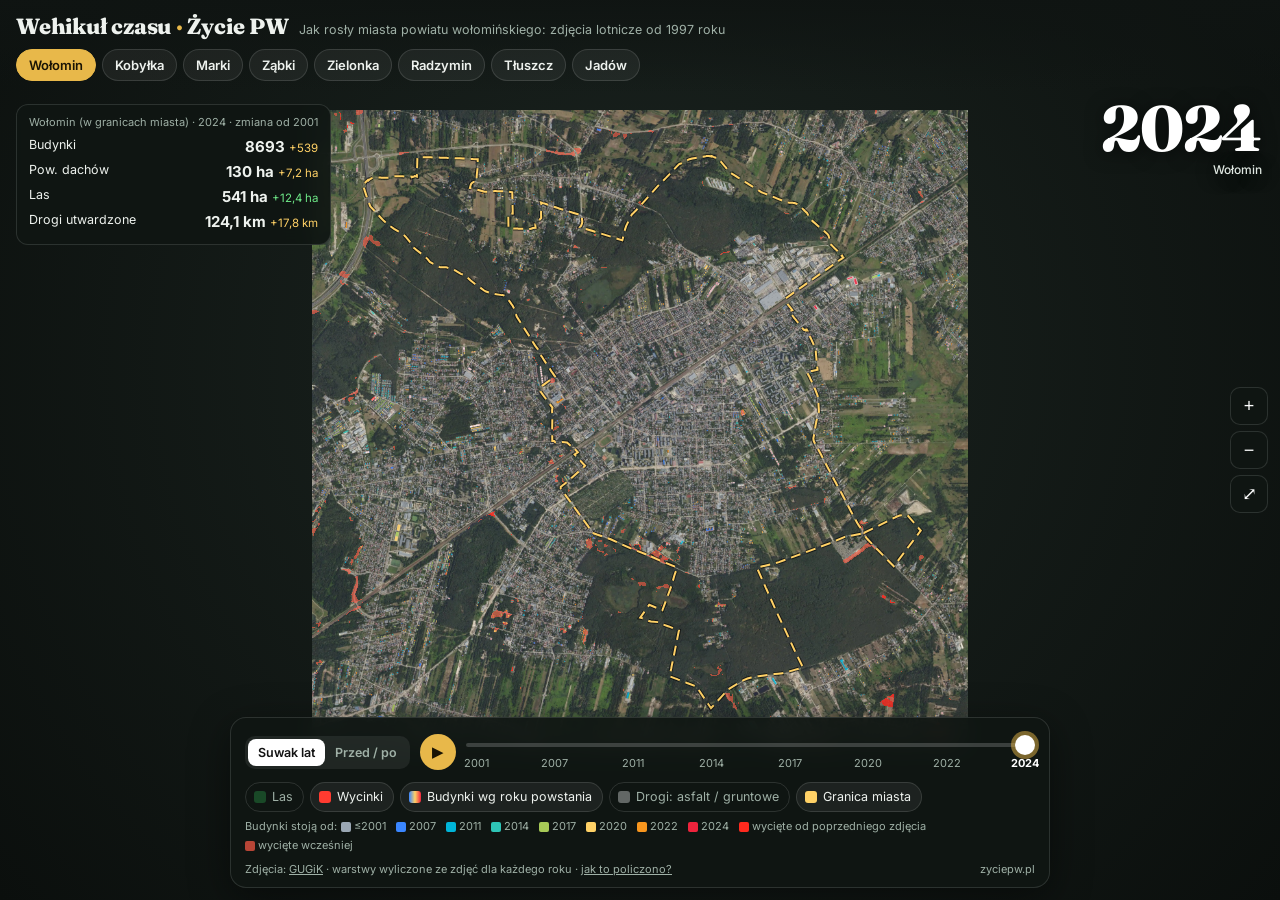
<file: index.html>
<!DOCTYPE html>
<html lang="pl">
<head>
<meta charset="utf-8">
<meta name="viewport" content="width=device-width, initial-scale=1, maximum-scale=1">
<title>Wehikuł czasu – miasta powiatu wołomińskiego | Życie PW</title>
<link rel="preconnect" href="https://fonts.googleapis.com"><link rel="preconnect" href="https://fonts.gstatic.com" crossorigin>
<link href="https://fonts.googleapis.com/css2?family=Fraunces:opsz,wght@9..144,600;9..144,800&family=Inter:wght@400;500;600;700&display=swap" rel="stylesheet">
<style>
:root{--bg:#0f1412;--panel:rgba(16,22,19,.93);--line:rgba(255,255,255,.12);--tx:#eef2ee;--mut:#9fb0a6;--acc:#e8b84a}
*{box-sizing:border-box}html,body{margin:0;height:100%;background:var(--bg);color:var(--tx);font:14px/1.4 Inter,system-ui,sans-serif;overflow:hidden;-webkit-tap-highlight-color:transparent}
#map{position:fixed;inset:0;touch-action:none;cursor:grab;background:radial-gradient(circle at 50% 40%,#1b2420,#0b0f0d)}
#map.drag{cursor:grabbing}
header{position:fixed;top:0;left:0;right:0;padding:14px 16px 10px;background:linear-gradient(#0f1412f2,#0f141200);pointer-events:none;z-index:5}
header *{pointer-events:auto}
.brand{display:flex;align-items:baseline;gap:10px;flex-wrap:wrap}
h1{font:800 22px/1.1 Fraunces,Georgia,serif;margin:0;letter-spacing:-.01em}h1 span{color:var(--acc)}
.sub{color:var(--mut);font-size:12.5px}
.cities{display:flex;gap:6px;margin-top:10px;overflow-x:auto;scrollbar-width:none;padding-bottom:2px}.cities::-webkit-scrollbar{display:none}
.pill{flex:none;border:1px solid var(--line);background:rgba(255,255,255,.06);color:var(--tx);padding:7px 12px;border-radius:999px;font:600 13px Inter;cursor:pointer}
.pill:hover{background:rgba(255,255,255,.12)}.pill.on{background:var(--acc);color:#1a1405;border-color:var(--acc)}
#yearBig{position:fixed;right:18px;top:96px;font:800 64px/1 Fraunces,serif;color:#fff;text-shadow:0 2px 18px rgba(0,0,0,.6);pointer-events:none;z-index:4;letter-spacing:-.02em;text-align:right}
#yearBig small{display:block;font:500 12px Inter;color:#dfe7e1;letter-spacing:0;margin-top:2px}
#stats{position:fixed;left:16px;top:104px;z-index:4;background:var(--panel);border:1px solid var(--line);border-radius:12px;padding:10px 12px;font-size:12.5px;min-width:210px;backdrop-filter:blur(8px)}
#stats b{font-size:15px}#stats .d{font-size:11.5px;margin-left:4px}#stats .up{color:#ffd166}#stats .dn{color:#ff6b6b}#stats .gr{color:#6ee787}#stats .r{display:flex;justify-content:space-between;gap:12px;padding:2px 0}
#stats .t{color:var(--mut);font-size:11px;margin-bottom:4px}
.panel{position:fixed;left:12px;right:12px;bottom:12px;max-width:820px;margin:0 auto;background:var(--panel);backdrop-filter:blur(10px);border:1px solid var(--line);border-radius:16px;padding:12px 14px 10px;z-index:5;box-shadow:0 10px 40px rgba(0,0,0,.45)}
.row{display:flex;align-items:center;gap:10px;flex-wrap:wrap}
.modes{display:flex;background:rgba(255,255,255,.07);border-radius:10px;padding:3px}
.modes button{border:0;background:none;color:var(--mut);font:600 12.5px Inter;padding:6px 10px;border-radius:8px;cursor:pointer}.modes button.on{background:#fff;color:#111}
.play{width:36px;height:36px;border-radius:50%;border:0;background:var(--acc);color:#1a1405;font-size:15px;cursor:pointer;flex:none}
.timeline{position:relative;flex:1;min-width:200px;height:44px}
.timeline input{position:absolute;left:0;right:0;top:4px;width:100%;margin:0;-webkit-appearance:none;appearance:none;background:none;height:22px}
.timeline input::-webkit-slider-runnable-track{height:4px;background:rgba(255,255,255,.18);border-radius:4px}
.timeline input::-moz-range-track{height:4px;background:rgba(255,255,255,.18);border-radius:4px}
.timeline input::-webkit-slider-thumb{-webkit-appearance:none;width:20px;height:20px;border-radius:50%;background:#fff;margin-top:-8px;box-shadow:0 0 0 4px rgba(232,184,74,.5);cursor:pointer}
.timeline input::-moz-range-thumb{width:20px;height:20px;border-radius:50%;background:#fff;border:0;box-shadow:0 0 0 4px rgba(232,184,74,.5)}
.ticks{position:absolute;left:10px;right:10px;top:26px;height:16px}.ticks span{position:absolute;transform:translateX(-50%);font-size:11px;color:var(--mut);cursor:pointer;white-space:nowrap}.ticks span.on{color:#fff;font-weight:700}
.cmp{display:none;gap:8px;align-items:center;flex:1}
.cmp select{background:rgba(255,255,255,.08);color:var(--tx);border:1px solid var(--line);border-radius:8px;padding:6px 8px;font:600 13px Inter}.cmp select option{background:#111}
.layers{display:flex;gap:6px;flex-wrap:wrap;margin-top:8px}
.lay{display:flex;align-items:center;gap:6px;border:1px solid var(--line);border-radius:999px;padding:5px 10px 5px 8px;cursor:pointer;font-size:12.5px;user-select:none;color:var(--mut)}
.lay i{width:12px;height:12px;border-radius:3px;display:inline-block;opacity:.35}.lay.on{color:var(--tx);background:rgba(255,255,255,.06)}.lay.on i{opacity:1}
#legend{display:flex;gap:4px;align-items:center;margin-top:7px;font-size:11px;color:var(--mut);flex-wrap:wrap}
#legend span.sw{display:inline-flex;align-items:center;gap:3px;margin-right:6px}#legend i{width:10px;height:10px;border-radius:2px;display:inline-block}
.foot{display:flex;justify-content:space-between;gap:10px;margin-top:8px;color:var(--mut);font-size:11px;flex-wrap:wrap}.foot a{color:var(--mut)}
#zoom{position:fixed;right:12px;top:50%;transform:translateY(-50%);display:flex;flex-direction:column;gap:6px;z-index:5}
#zoom button{width:38px;height:38px;border-radius:10px;border:1px solid var(--line);background:var(--panel);color:#fff;font-size:18px;cursor:pointer}
#load{position:fixed;left:50%;top:50%;transform:translate(-50%,-50%);background:var(--panel);padding:10px 16px;border-radius:12px;border:1px solid var(--line);z-index:6;font-weight:600;display:none}
#hint{position:fixed;left:50%;top:44%;transform:translate(-50%,-50%);background:rgba(0,0,0,.65);padding:8px 14px;border-radius:10px;font-size:13px;z-index:4;pointer-events:none;transition:opacity .6s}
#about{position:fixed;inset:0;background:rgba(0,0,0,.6);z-index:9;display:none;align-items:center;justify-content:center;padding:16px}
#about div{background:#141b17;border:1px solid var(--line);border-radius:14px;padding:18px 20px;max-width:560px;font-size:13.5px;line-height:1.55}
#about h3{margin:0 0 8px;font:800 19px Fraunces,serif}#about button{margin-top:10px;border:0;background:var(--acc);color:#1a1405;font:700 13px Inter;padding:8px 14px;border-radius:8px;cursor:pointer}
.link{background:none;border:0;color:var(--mut);text-decoration:underline;cursor:pointer;font:inherit;padding:0}
@media (max-width:640px){h1{font-size:18px}#yearBig{font-size:40px;top:92px;right:12px}.sub{display:none}.panel{left:6px;right:6px;bottom:6px;padding:10px}#zoom{display:none}
#stats{top:auto;bottom:auto;left:8px;top:92px;min-width:0;padding:7px 9px;font-size:11px}#stats b{font-size:13px}}
</style>
</head>
<body>
<canvas id="map"></canvas>
<header>
  <div class="brand"><h1>Wehikuł czasu <span>·</span> Życie PW</h1><div class="sub">Jak rosły miasta powiatu wołomińskiego: zdjęcia lotnicze od 1997 roku</div></div>
  <div class="cities" id="cities"></div>
</header>
<div id="yearBig"></div>
<div id="stats"></div>
<div id="zoom"><button id="zin" aria-label="Przybliż">+</button><button id="zout" aria-label="Oddal">−</button><button id="zfit" aria-label="Całe miasto">⤢</button></div>
<div id="hint">Przeciągnij, aby przesunąć · kółko lub dwa palce, aby przybliżyć</div>
<div id="load">Ładowanie zdjęć…</div>
<div id="about"><div><h3>Skąd te warstwy?</h3>
<p>Las, wycinki, budynki i drogi na tej mapie są <b>wyliczone osobno dla każdego roku ze zdjęć lotniczych</b> GUGiK, a nie przepisane z dzisiejszej mapy.</p>
<p>Model komputerowy nauczył się na każdym zdjęciu, jak wygląda dach, las, asfalt i droga gruntowa. Punktem odniesienia są obrysy z państwowej bazy BDOT10k. Potem sprawdził każdy budynek i każdy odcinek drogi osobno: czy w danym roku już stał, czy droga istniała i czy była utwardzona. Na koniec wyniki wygładzono w czasie: budynek nie znika i nie wraca, asfalt nie zamienia się w piach, a las nie znika na rok tylko dlatego, że zdjęcie zrobiono wczesną wiosną.</p>
<p><b>Ograniczenia:</b> zdjęcia mają 2 m na piksel, więc małe budynki gospodarcze bywają pomijane. Obiekty rozebrane przed dziś, których nie ma w BDOT10k, nie są pokazane. Pojedyncze błędy są możliwe. To obraz zmian, a nie rejestr urzędowy.</p>
<p style="color:var(--mut);font-size:12px">Zdjęcia: GUGiK (geoportal.gov.pl). Obrysy referencyjne: BDOT10k, GUGiK. Opracowanie: Życie PW.</p>
<button id="aboutClose">Zamknij</button></div></div>
<div class="panel">
  <div class="row">
    <div class="modes"><button id="mSlide" class="on">Suwak lat</button><button id="mCmp">Przed / po</button></div>
    <button class="play" id="play" title="Odtwórz">▶</button>
    <div class="timeline" id="tl"><input type="range" id="yr" min="0" max="7" step="0.01" value="7"><div class="ticks" id="ticks"></div></div>
    <div class="cmp" id="cmp"><select id="yA"></select><span style="color:var(--mut)">⇆</span><select id="yB"></select><span style="color:var(--mut);font-size:12px">przeciągnij kurtynę na mapie</span></div>
  </div>
  <div class="layers" id="layers"></div>
  <div id="legend"></div>
  <div class="foot"><span>Zdjęcia: <a href="https://www.geoportal.gov.pl" target="_blank" rel="noopener">GUGiK</a> · warstwy wyliczone ze zdjęć dla każdego roku · <button class="link" id="aboutBtn">jak to policzono?</button></span><span>zyciepw.pl</span></div>
</div>
<script>
const CITIES=[{"slug": "wolomin", "name": "Wołomin", "years": ["2001", "2007", "2011", "2014", "2017", "2020", "2022", "2024"], "W": 3821, "H": 3732}, {"slug": "kobylka", "name": "Kobyłka", "years": ["2001", "2007", "2011", "2014", "2017", "2020", "2022", "2024"], "W": 3480, "H": 3441}, {"slug": "marki", "name": "Marki", "years": ["2001", "2007", "2011", "2014", "2017", "2020", "2022", "2024"], "W": 3392, "H": 4297}, {"slug": "zabki", "name": "Ząbki", "years": ["2001", "2007", "2011", "2014", "2017", "2020", "2022", "2024"], "W": 2481, "H": 2547}, {"slug": "zielonka", "name": "Zielonka", "years": ["2001", "2007", "2011", "2014", "2017", "2020", "2022", "2024"], "W": 3357, "H": 4395}, {"slug": "radzymin", "name": "Radzymin", "years": ["2001", "2007", "2011", "2014", "2017", "2020", "2022", "2024"], "W": 4529, "H": 4005}, {"slug": "tluszcz", "name": "Tłuszcz", "years": ["1997", "2006", "2010", "2014", "2017", "2020", "2022", "2024"], "W": 2488, "H": 1864}, {"slug": "jadow", "name": "Jadów", "years": ["1997", "2006", "2010", "2014", "2017", "2020", "2022", "2024"], "W": 2103, "H": 2305}];
const PAL=['#9aa7b4','#3a86ff','#00b4d8','#2ec4b6','#a7c957','#ffd166','#f8961e','#ef233c'];
const LAYERS=[{k:'las',n:'Las',c:'#2fa84f'},{k:'wyc',n:'Wycinki',c:'#ff3b30'},{k:'bud',n:'Budynki wg roku powstania',c:'linear-gradient(90deg,#3a86ff,#ffd166,#ef233c)'},{k:'dr',n:'Drogi: asfalt / gruntowe',c:'#fff'},{k:'gr',n:'Granica miasta',c:'#ffd166'}];
const on={las:false,wyc:true,bud:true,dr:false,gr:true};
const cv=document.getElementById('map'),ctx=cv.getContext('2d');
let DPR=Math.min(2,window.devicePixelRatio||1),VW,VH;
let city=null,imgs={},D=null,G=null,view={s:1,x:0,y:0},t=0,mode='slide',curt=.5,yA=0,yB=0,playing=null,forestBits=null,fCache={},pCache={};

function resize(){VW=innerWidth;VH=innerHeight;cv.width=VW*DPR;cv.height=VH*DPR;cv.style.width=VW+'px';cv.style.height=VH+'px';draw()}
function fit(){if(!city)return;const top=innerWidth<640?100:110,bot=innerWidth<640?170:150;const s=Math.min(VW/city.W,(VH-top-bot)/city.H);view.s=s;view.x=(VW-city.W*s)/2;view.y=top+((VH-top-bot)-city.H*s)/2;draw()}
function load(src){return new Promise(r=>{const i=new Image();i.decoding='async';i.onload=()=>r(i);i.onerror=()=>r(null);i.src=src})}
const dec=a=>{const o=new Float32Array(a.length);let x=0,y=0;for(let i=0;i<a.length;i+=2){x+=a[i];y+=a[i+1];o[i]=x/2;o[i+1]=y/2}return o};
function addPath(p,c,close){p.moveTo(c[0],c[1]);for(let i=2;i<c.length;i+=2)p.lineTo(c[i],c[i+1]);if(close)p.closePath()}

async function setCity(slug){
  const c=CITIES.find(x=>x.slug===slug)||CITIES[0];city=c;imgs={};D=null;G=null;forestBits=null;fCache={};pCache={};
  document.querySelectorAll('.pill').forEach(p=>p.classList.toggle('on',p.dataset.s===c.slug));
  if(location.hash.slice(1)!==c.slug)history.replaceState(null,'','#'+c.slug);
  const n=c.years.length,yr=document.getElementById('yr');yr.max=n-1;t=n-1;yr.value=t;yA=0;yB=n-1;
  document.getElementById('ticks').innerHTML=c.years.map((y,i)=>`<span style="left:${i/(n-1)*100}%" data-i="${i}">${y}</span>`).join('');
  const opts=c.years.map((y,i)=>`<option value="${i}">${y}</option>`).join('');const A=document.getElementById('yA'),B=document.getElementById('yB');A.innerHTML=opts;B.innerHTML=opts;A.value=yA;B.value=yB;
  legend();fit();document.getElementById('load').style.display='block';
  loadData(c);
  const order=[n-1,0,...c.years.map((_,i)=>i).slice(1,n-1).reverse()];
  const first=await Promise.all(order.slice(0,2).map(i=>load(`img/${c.slug}_${c.years[i]}.webp`)));
  if(city!==c)return;imgs[order[0]]=first[0];imgs[order[1]]=first[1];document.getElementById('load').style.display='none';draw();
  for(const i of order.slice(2)){const im=await load(`img/${c.slug}_${c.years[i]}.webp`);if(city!==c)return;imgs[i]=im;draw()}
  ui();
}
async function loadData(c){
  const [r,fimg]=await Promise.all([fetch(`data/${c.slug}.json`).then(r=>r.json()),load(`data/${c.slug}_las.png`)]);if(city!==c)return;
  D=r;const Y=D.years.length;
  G={bud:D.bud.map(dec),dr:D.dr.map(x=>dec(x[2])),kolej:new Path2D(),gr:new Path2D()};
  D.kolej.forEach(a=>addPath(G.kolej,dec(a),false));D.granica.forEach(a=>addPath(G.gr,dec(a),true));
  G.first=D.bb.map(b=>{for(let i=0;i<Y;i++)if(b>>i&1)return i;return -1});
  if(fimg){const oc=document.createElement('canvas');oc.width=fimg.width;oc.height=fimg.height;const x=oc.getContext('2d');x.drawImage(fimg,0,0);const d=x.getImageData(0,0,oc.width,oc.height).data;forestBits={w:oc.width,h:oc.height,b:new Uint8Array(oc.width*oc.height)};for(let i=0;i<forestBits.b.length;i++)forestBits.b[i]=d[i*4]}
  stats();draw();
}
// per-year paths for buildings and roads
function paths(i,pb){
  if(pb==null)pb=i-1;const key=i+'_'+pb;if(pCache[key])return pCache[key];const Y=D.years.length;
  const P={bud:[],newb:new Path2D(),pav:[0,0,0,0,0,0,0].map(()=>new Path2D()),unp:new Path2D(),newp:new Path2D()};
  for(let k=0;k<Y;k++)P.bud.push(new Path2D());
  G.bud.forEach((c,j)=>{if(D.bb[j]>>i&1){const f=Math.max(0,Math.min(G.first[j],i));addPath(P.bud[G.first[j]<0?0:f],c,true);if(i>0&&G.first[j]===i)addPath(P.newb,c,true)}});
  G.dr.forEach((c,j)=>{const s=D.ds[j][i];if(s==='2'){addPath(P.pav[D.dr[j][0]],c,false);if(pb>=0&&pb<i&&D.ds[j][pb]!=='2')addPath(P.newp,c,false)}else if(s==='1')addPath(P.unp,c,false)});
  if(Object.keys(pCache).length>8)pCache={};return pCache[key]=P;
}
// forest raster for year i (and cuts relative to base year b)
function forest(i,b){
  const key=i+'_'+b;if(fCache[key])return fCache[key];if(!forestBits)return null;
  const {w,h,b:bits}=forestBits,oc=document.createElement('canvas');oc.width=w;oc.height=h;const x=oc.getContext('2d'),im=x.createImageData(w,h),d=im.data;
  const mi=1<<i;let baseMask=0;for(let k=b;k<i;k++)baseMask|=1<<k;
  for(let p=0;p<bits.length;p++){const v=bits[p],q=p*4;
    if(on.las&&(v&mi)){d[q]=40;d[q+1]=175;d[q+2]=75;d[q+3]=120}
    else if(on.wyc&&!(v&mi)&&(v&baseMask)){ // forest earlier, gone now
      let last=-1;for(let k=i-1;k>=b;k--)if(v>>k&1){last=k;break}
      const recent=last===i-1;d[q]=255;d[q+1]=recent?40:90;d[q+2]=recent?30:70;d[q+3]=recent?210:150}}
  x.putImageData(im,0,0);if(Object.keys(fCache).length>6)fCache={};return fCache[key]=oc;
}
function drawLayers(i,base,clipX){
  if(!D)return;const s=view.s;ctx.save();if(clipX!=null){ctx.beginPath();ctx.rect(clipX,-1e6,2e6,2e6);ctx.clip()}
  if(on.las||on.wyc){const f=forest(i,base);if(f){ctx.imageSmoothingEnabled=false;ctx.drawImage(f,0,0,city.W,city.H);ctx.imageSmoothingEnabled=true}}
  if(on.dr){const P=paths(i,mode==='cmp'&&clipX!=null?base:i-1);ctx.lineCap='round';ctx.lineJoin='round';
    ctx.setLineDash([4/s,4/s]);ctx.strokeStyle='rgba(214,150,80,.95)';ctx.lineWidth=1.6/s*Math.max(1,Math.min(2,s));ctx.stroke(P.unp);ctx.setLineDash([]);
    const Wd=[0,4,3.2,2.4,1.8,1.4,1];for(let k=6;k>=1;k--){ctx.strokeStyle=k<=2?'#ffb703':k<=3?'#ffe27a':'rgba(255,255,255,.92)';ctx.lineWidth=Wd[k]/s*Math.max(1,Math.min(2.2,s*1.3));ctx.stroke(P.pav[k])}
    ctx.strokeStyle='#00e5ff';ctx.lineWidth=3/s*Math.max(1,Math.min(2,s));ctx.stroke(P.newp);
    ctx.setLineDash([6/s,6/s]);ctx.strokeStyle='#fff';ctx.lineWidth=2.4/s;ctx.stroke(G.kolej);ctx.setLineDash([]);ctx.strokeStyle='#222';ctx.lineWidth=1/s;ctx.stroke(G.kolej)}
  if(on.bud){const P=paths(i);for(let k=0;k<=i;k++){ctx.fillStyle=k===0||k<base?'rgba(150,160,172,.55)':PAL[k];ctx.globalAlpha=k===0||k<base?1:.85;ctx.fill(P.bud[k])}ctx.globalAlpha=1;
    if(mode==='slide'&&i>0){ctx.strokeStyle='#fff';ctx.lineWidth=Math.min(1.6/s,2.5);ctx.stroke(P.newb)}}
  if(on.gr){ctx.setLineDash([10/s,6/s]);ctx.strokeStyle='rgba(0,0,0,.6)';ctx.lineWidth=4/s;ctx.stroke(G.gr);ctx.strokeStyle='#ffd166';ctx.lineWidth=2/s;ctx.stroke(G.gr);ctx.setLineDash([])}
  ctx.restore();
}
function drawImg(i,alpha,clipX){const im=imgs[i];if(!im)return;ctx.save();ctx.globalAlpha=alpha;if(clipX!=null){ctx.beginPath();ctx.rect(clipX,-1e6,2e6,2e6);ctx.clip()}ctx.drawImage(im,0,0,city.W,city.H);ctx.restore()}
function nearest(i){if(imgs[i])return i;for(let d=1;d<20;d++){if(imgs[i-d])return i-d;if(imgs[i+d])return i+d}return null}
function draw(){
  if(!city||!VW)return;ctx.setTransform(1,0,0,1,0,0);ctx.clearRect(0,0,cv.width,cv.height);
  ctx.setTransform(DPR*view.s,0,0,DPR*view.s,DPR*view.x,DPR*view.y);ctx.fillStyle='#222';ctx.fillRect(0,0,city.W,city.H);
  if(mode==='slide'){const a=Math.floor(t),f=t-a,ia=nearest(a);if(ia!=null)drawImg(ia,1);if(f>.001&&imgs[a+1])drawImg(a+1,f);drawLayers(Math.round(t),0,null)}
  else{const ia=nearest(yA),ib=nearest(yB),cx=(curt*VW-view.x)/view.s;if(ia!=null)drawImg(ia,1);
    ctx.save();ctx.beginPath();ctx.rect(-1e6,-1e6,cx+1e6,2e6);ctx.clip();drawLayers(yA,0,null);ctx.restore();
    if(ib!=null)drawImg(ib,1,cx);drawLayers(yB,yA,cx)}
  if(mode==='cmp'){ctx.setTransform(DPR,0,0,DPR,0,0);const x=curt*VW;ctx.fillStyle='#fff';ctx.fillRect(x-1.5,0,3,VH);ctx.beginPath();ctx.arc(x,VH*.45,18,0,7);ctx.fill();ctx.fillStyle='#111';ctx.font='700 13px Inter';ctx.textAlign='center';ctx.textBaseline='middle';ctx.fillText('◀ ▶',x,VH*.45+1);
    ctx.font='800 22px Fraunces,serif';ctx.lineWidth=4;ctx.strokeStyle='rgba(0,0,0,.6)';ctx.fillStyle='#fff';const top=innerWidth<640?150:130;
    ctx.textAlign='right';ctx.strokeText(city.years[yA],x-14,top);ctx.fillText(city.years[yA],x-14,top);ctx.textAlign='left';ctx.strokeText(city.years[yB],x+14,top);ctx.fillText(city.years[yB],x+14,top)}
  const yb=document.getElementById('yearBig');if(mode==='slide'){yb.innerHTML=`${city.years[Math.round(t)]}<small>${city.name}</small>`;yb.style.display=''}else yb.style.display='none';
}
let raf=0;function req(){if(!raf)raf=requestAnimationFrame(()=>{raf=0;draw()})}
const fmt=n=>n.toLocaleString('pl-PL');
function stats(){
  const el=document.getElementById('stats');if(!D){el.innerHTML='';return}
  const i=mode==='slide'?Math.round(t):yB,b=mode==='slide'?0:yA,S=D.stats,s=S[i],o=S[b];
  const d=(x,y,u,green)=>{const v=Math.round((x-y)*10)/10;if(i===b||!v)return'';const up=v>0;return`<span class="d ${green?(up?'gr':'dn'):'up'}">${up?'+':'−'}${fmt(Math.abs(v))}${u}</span>`};
  el.innerHTML=`<div class="t">${city.name} (w granicach miasta) · ${D.years[i]}${i!==b?` · zmiana od ${D.years[b]}`:''}</div>
  <div class="r"><span>Budynki</span><span><b>${fmt(s.bud)}</b>${d(s.bud,o.bud,'')}</span></div>
  <div class="r"><span>Pow. dachów</span><span><b>${fmt(Math.round(s.bud_m2/1e4))} ha</b>${d(s.bud_m2/1e4,o.bud_m2/1e4,' ha')}</span></div>
  <div class="r"><span>Las</span><span><b>${fmt(Math.round(s.las_ha))} ha</b>${d(s.las_ha,o.las_ha,' ha',true)}</span></div>
  <div class="r"><span>Drogi utwardzone</span><span><b>${fmt(s.utw_km)} km</b>${d(s.utw_km,o.utw_km,' km')}</span></div>`;
}
function legend(){const L=document.getElementById('legend');if(!city)return;
  L.innerHTML=(on.bud?'<span>Budynki stoją od:</span> '+city.years.map((y,i)=>`<span class="sw"><i style="background:${PAL[i]}"></i>${i===0?'≤'+y:y}</span>`).join(''):'')+
  (on.wyc?' <span class="sw"><i style="background:#ff2a1e"></i>wycięte od poprzedniego zdjęcia</span><span class="sw"><i style="background:#ff5a46;opacity:.7"></i>wycięte wcześniej</span>':'')+
  (on.dr?' <span class="sw"><i style="background:#fff"></i>utwardzona</span><span class="sw"><i style="background:#d69650"></i>gruntowa</span><span class="sw"><i style="background:#00e5ff"></i>utwardzona od poprzedniego / porównywanego roku</span>':'')}
function ui(){document.querySelectorAll('#ticks span').forEach(s=>s.classList.toggle('on',+s.dataset.i===Math.round(t)));stats()}
// interaction
const ptrs=new Map();let last=null,pinch=null,dragCurt=false;
function zoomAt(f,px,py){const ns=Math.max(.05,Math.min(10,view.s*f));f=ns/view.s;view.x=px-(px-view.x)*f;view.y=py-(py-view.y)*f;view.s=ns;req()}
cv.addEventListener('pointerdown',e=>{cv.setPointerCapture(e.pointerId);ptrs.set(e.pointerId,[e.clientX,e.clientY]);hideHint();
  if(mode==='cmp'&&ptrs.size===1&&Math.abs(e.clientX-curt*VW)<28){dragCurt=true;return}
  if(ptrs.size===2){const [a,b]=[...ptrs.values()];pinch={d:Math.hypot(a[0]-b[0],a[1]-b[1]),cx:(a[0]+b[0])/2,cy:(a[1]+b[1])/2}}
  last=[e.clientX,e.clientY];cv.classList.add('drag')});
cv.addEventListener('pointermove',e=>{if(!ptrs.has(e.pointerId))return;ptrs.set(e.pointerId,[e.clientX,e.clientY]);
  if(dragCurt){curt=Math.max(0,Math.min(1,e.clientX/VW));req();return}
  if(ptrs.size===2&&pinch){const [a,b]=[...ptrs.values()];const d=Math.hypot(a[0]-b[0],a[1]-b[1]),cx=(a[0]+b[0])/2,cy=(a[1]+b[1])/2;view.x+=cx-pinch.cx;view.y+=cy-pinch.cy;zoomAt(d/pinch.d,cx,cy);pinch={d,cx,cy};return}
  if(last){view.x+=e.clientX-last[0];view.y+=e.clientY-last[1];last=[e.clientX,e.clientY];req()}});
function up(e){ptrs.delete(e.pointerId);if(ptrs.size<2)pinch=null;if(!ptrs.size){last=null;dragCurt=false;cv.classList.remove('drag')}else last=[...ptrs.values()][0]}
cv.addEventListener('pointerup',up);cv.addEventListener('pointercancel',up);
cv.addEventListener('wheel',e=>{e.preventDefault();zoomAt(Math.exp(-e.deltaY*.0018),e.clientX,e.clientY)},{passive:false});
cv.addEventListener('dblclick',e=>zoomAt(2,e.clientX,e.clientY));
document.getElementById('zin').onclick=()=>zoomAt(1.6,VW/2,VH/2);document.getElementById('zout').onclick=()=>zoomAt(1/1.6,VW/2,VH/2);document.getElementById('zfit').onclick=fit;
const yr=document.getElementById('yr');
yr.addEventListener('input',()=>{t=+yr.value;stop();req();ui()});yr.addEventListener('change',()=>anim(Math.round(t)));
document.getElementById('ticks').addEventListener('click',e=>{if(e.target.dataset.i){stop();anim(+e.target.dataset.i)}});
function anim(to){const from=t,t0=performance.now(),d=500;(function st(n){const k=Math.min(1,(n-t0)/d);t=from+(to-from)*(k<.5?2*k*k:1-Math.pow(-2*k+2,2)/2);yr.value=t;draw();ui();if(k<1)requestAnimationFrame(st)})(t0)}
const playB=document.getElementById('play');
function stop(){if(playing){clearTimeout(playing);playing=null;playB.textContent='▶'}}
playB.onclick=()=>{if(playing)return stop();if(mode!=='slide')setMode('slide');playB.textContent='❚❚';if(Math.round(t)>=city.years.length-1){t=0;yr.value=0;draw();ui()}
  const step=()=>{const nx=Math.round(t)+1;if(nx>=city.years.length)return stop();const from=t,t0=performance.now();(function st(n){const k=Math.min(1,(n-t0)/1100);t=from+(nx-from)*k;yr.value=t;draw();ui();if(k<1&&playing)requestAnimationFrame(st)})(t0);playing=setTimeout(step,2000)};playing=setTimeout(step,200)};
function setMode(m){mode=m;stop();document.getElementById('mSlide').classList.toggle('on',m==='slide');document.getElementById('mCmp').classList.toggle('on',m==='cmp');
  document.getElementById('tl').style.display=m==='slide'?'':'none';document.getElementById('cmp').style.display=m==='cmp'?'flex':'none';playB.style.display=m==='slide'?'':'none';curt=.5;draw();stats()}
document.getElementById('mSlide').onclick=()=>setMode('slide');document.getElementById('mCmp').onclick=()=>setMode('cmp');
document.getElementById('yA').onchange=e=>{yA=+e.target.value;draw();stats()};document.getElementById('yB').onchange=e=>{yB=+e.target.value;draw();stats()};
document.getElementById('cities').innerHTML=CITIES.map(c=>`<button class="pill" data-s="${c.slug}">${c.name}</button>`).join('');
document.getElementById('cities').onclick=e=>{const s=e.target.dataset&&e.target.dataset.s;if(s){stop();setCity(s)}};
document.getElementById('layers').innerHTML=LAYERS.map(l=>`<div class="lay${on[l.k]?' on':''}" data-k="${l.k}"><i style="background:${l.c}"></i>${l.n}</div>`).join('');
document.getElementById('layers').onclick=e=>{const el=e.target.closest('.lay');if(!el)return;const k=el.dataset.k;on[k]=!on[k];el.classList.toggle('on',on[k]);fCache={};legend();draw()};
document.getElementById('aboutBtn').onclick=()=>document.getElementById('about').style.display='flex';
document.getElementById('aboutClose').onclick=()=>document.getElementById('about').style.display='none';
function hideHint(){document.getElementById('hint').style.opacity=0}setTimeout(hideHint,4500);
addEventListener('resize',()=>{resize();fit()});
addEventListener('hashchange',()=>{const s=location.hash.slice(1);if(city&&s!==city.slug&&CITIES.some(c=>c.slug===s))setCity(s)});
resize();setCity(location.hash.slice(1)||'wolomin');
</script>
</body>
</html>
</file>
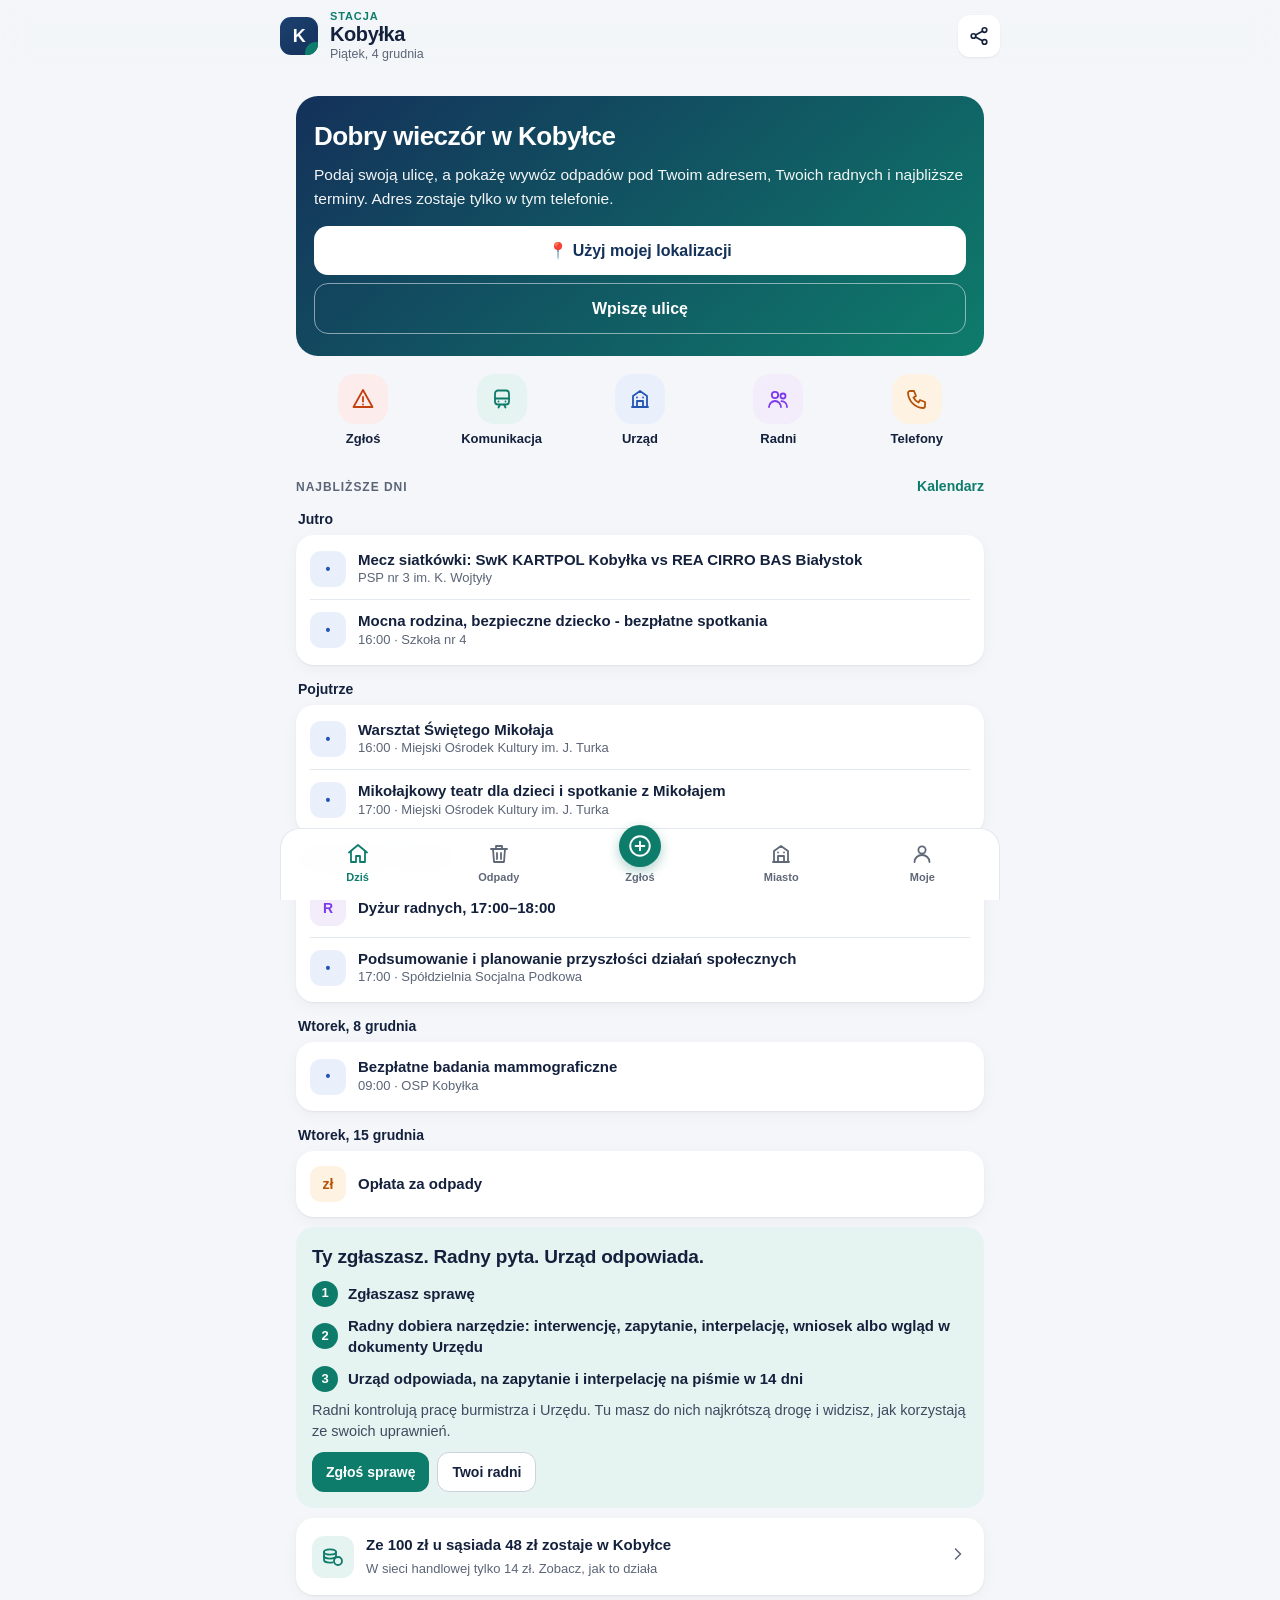
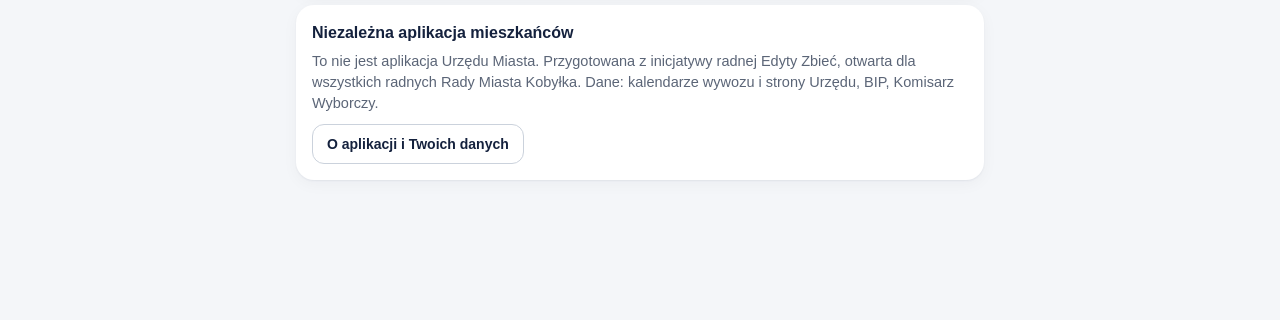
<file: kobylka/index.html>
<!DOCTYPE html>
<html lang="pl">
<head>
<meta charset="utf-8">
<meta name="viewport" content="width=device-width, initial-scale=1, viewport-fit=cover">
<meta name="theme-color" content="#F4F6F9" media="(prefers-color-scheme: light)"><meta name="theme-color" content="#0D131D" media="(prefers-color-scheme: dark)"><meta name="color-scheme" content="light dark">
<title>Aplikacja mieszkańca Kobyłki</title>
<link rel="manifest" href="manifest.webmanifest">
<link rel="apple-touch-icon" href="apple-touch-icon.png">
<link rel="icon" href="icon-192.png">
<meta name="apple-mobile-web-app-capable" content="yes">
<meta name="apple-mobile-web-app-status-bar-style" content="default">
<meta name="apple-mobile-web-app-title" content="Stacja Kobyłka">
<link rel="canonical" href="https://chiawiem.pl/stacja-kobylka/"><meta property="og:type" content="website"><meta property="og:url" content="https://chiawiem.pl/stacja-kobylka/"><meta property="og:title" content="Aplikacja mieszkańca Kobyłki"><meta property="og:description" content="Wywóz odpadów pod Twoim adresem, wydarzenia, sprawy do Urzędu i radnych, firmy sąsiadów i niebo nad Kobyłką. Bezpłatnie, w telefonie."><meta property="og:image" content="https://chiawiem.pl/stacja-kobylka/og.png"><meta property="og:image:width" content="1200"><meta property="og:image:height" content="630"><meta property="og:locale" content="pl_PL"><meta name="twitter:card" content="summary_large_image">
<meta name="description" content="Aplikacja mieszkańca Kobyłki: odpady, wydarzenia, zgłoszenia i pisma do Urzędu, sprawy do radnych, niebo nad miastem.">
<style>
:root{--night:#0F1B2D;--night2:#16263f;--star:#F3EAD7;--gold:#E7C46C;--ink:#1d2430;--mut:#6b7280;--bg:#f6f3ec;--card:#fff;--line:#e8e2d6;--acc:#C8553D;--ok:#2E7D4F;--warn:#C27C0E}
*{box-sizing:border-box}html,body{margin:0;height:100%}
body{font-family:system-ui,-apple-system,"Segoe UI",Roboto,Arial,sans-serif;background:var(--bg);color:var(--ink);line-height:1.45;padding-bottom:0}
a{color:var(--acc)}
header{background:radial-gradient(700px 300px at 70% -40%,#24406a,var(--night));color:var(--star);padding:calc(14px + env(safe-area-inset-top)) 16px 14px;display:flex;gap:12px;align-items:center;position:relative;overflow:hidden}
header canvas{width:84px;height:84px;flex:none}
header h1{font-family:Georgia,serif;font-weight:400;font-size:24px;margin:0}
header .sub{font-size:13px;opacity:.8}
header .tw{position:absolute;inset:0;pointer-events:none;opacity:.35}
main{max-width:720px;margin:0 auto;padding:12px 14px calc(120px + env(safe-area-inset-bottom))}
.ac{position:relative}.ac input{padding-right:40px}
.ac-x{position:absolute;right:6px;top:50%;transform:translateY(-50%);border:0;background:none;font-size:24px;color:var(--mut);width:34px;height:34px;display:none}
.ac-list{position:absolute;left:0;right:0;top:calc(100% + 4px);background:var(--card);border:1px solid var(--line);border-radius:14px;box-shadow:0 12px 30px rgba(10,20,40,.18);z-index:30;overflow:hidden;display:none}
.ac-list button{display:flex;justify-content:space-between;align-items:center;gap:10px;width:100%;text-align:left;border:0;border-bottom:1px solid var(--line);background:var(--card);padding:13px 14px;font-size:17px;color:var(--ink);font-family:inherit}
.ac-list button:last-child{border-bottom:0}.ac-list button:active{background:var(--soft)}.ac-list small{color:var(--mut);font-size:12px;white-space:nowrap}.ac-list mark{background:none;color:var(--acc);font-weight:700}
.wnext{border-radius:18px;padding:18px;color:#fff;background:linear-gradient(160deg,var(--night),var(--night2));margin:10px 0;position:relative;overflow:hidden}
.wnext .lbl{font-size:12px;letter-spacing:.08em;text-transform:uppercase;opacity:.75}.wnext .when{font-family:Georgia,serif;font-size:30px;line-height:1.15;margin:4px 0 2px}
.wnext .ile{font-size:14px;opacity:.85}.bins{display:flex;flex-wrap:wrap;gap:8px;margin-top:12px}
.bin{display:flex;align-items:center;gap:8px;background:rgba(255,255,255,.1);border-radius:12px;padding:8px 11px;font-size:15px;font-weight:600}
.bin i{width:14px;height:18px;outline:1.5px solid rgba(255,255,255,.55);border-radius:3px 3px 4px 4px;display:inline-block;box-shadow:inset 0 3px 0 rgba(0,0,0,.25)}
.wrow{display:flex;gap:12px;align-items:center;padding:10px 0;border-bottom:1px solid var(--line)}.wrow:last-child{border-bottom:0}
.wday{width:52px;text-align:center;flex:none;border-radius:12px;background:var(--soft);padding:6px 0}.wday b{display:block;font-size:20px;line-height:1}.wday span{font-size:11px;text-transform:uppercase;color:var(--mut)}
.wtags{display:flex;flex-wrap:wrap;gap:6px}.wtag{display:inline-flex;align-items:center;gap:6px;font-size:14px}.wtag i{width:10px;height:10px;border-radius:50%;display:inline-block}
.warn{background:var(--warnbg);border:1px solid var(--warnbd);border-radius:12px;padding:10px 12px;font-size:13px;margin-top:8px}
.view::after{content:"";display:block;height:20px}
.view{display:none}.view.on{display:block}
h2{font-family:Georgia,serif;font-weight:400;font-size:24px;margin:8px 0}
h3{font-size:13px;letter-spacing:.06em;text-transform:uppercase;color:var(--mut);margin:18px 0 6px}
.card{background:var(--card);border:1px solid var(--line);border-radius:16px;padding:14px;margin:10px 0}
.card.night{background:linear-gradient(160deg,var(--night),var(--night2));color:var(--star);border:0}
.card.night .mut{color:#c9c3b3}
.mut{color:var(--mut);font-size:13px}
.big{font-size:20px;font-weight:700}
.row{display:flex;gap:10px;align-items:center}
.grow{flex:1;min-width:0}
.chip{display:inline-block;font-size:12px;padding:3px 9px;border-radius:999px;background:var(--soft);margin:2px 4px 2px 0}
.st-szkic{background:var(--soft)}.st-zlozone{background:var(--infobg)}.st-odpowiedz{background:var(--okbg)}.st-zaleglosc{background:var(--errbg)}.st-zalatwione{background:var(--okbg)}
.btn{font:inherit;border:0;background:var(--night);color:#fff;border-radius:12px;padding:12px 16px;font-weight:600;cursor:pointer;text-decoration:none;display:inline-block}
.btn.gold{background:var(--gold);color:var(--night)}.btn.line{background:var(--card);color:var(--ink);border:1px solid var(--ink)}.btn.sm{padding:8px 12px;font-size:14px}
.btn.wide{width:100%}
label{display:block;font-size:13px;color:var(--ink);margin:10px 0 4px}
input,select,textarea{width:100%;font:inherit;padding:10px;border:1px solid var(--bd);border-radius:10px;background:var(--card)}
textarea{min-height:90px}
.cats{display:grid;grid-template-columns:repeat(3,1fr);gap:8px}
.cat{border:1px solid var(--line);background:var(--card);border-radius:14px;padding:10px 6px;text-align:center;font-size:13px;cursor:pointer}
.cat b{display:block;font-size:24px}
.cat.on{border-color:var(--night);box-shadow:0 0 0 2px var(--night) inset}
#map{width:100%;height:300px;border-radius:14px;display:block;touch-action:none;background:var(--soft)}
.ev{display:flex;gap:10px;padding:10px 0;border-bottom:1px solid var(--line)}.ev:last-child{border:0}
.ev .d{min-width:54px;text-align:center;background:var(--soft);border-radius:10px;padding:5px 3px;font-weight:700;line-height:1.1}
.ev .d span{display:block;font-size:11px;font-weight:500;color:var(--mut)}
.ev.sky .d{background:var(--night);color:var(--gold)}.ev.sky .d span{color:#c9c3b3}
nav.bar{position:fixed;left:0;right:0;bottom:0;background:var(--night);display:grid;grid-template-columns:repeat(7,1fr);padding:6px 4px calc(6px + env(safe-area-inset-bottom));z-index:9}
nav.bar button{background:none;border:0;color:#b9b4a6;font:inherit;font-size:10.5px;padding:4px 0;cursor:pointer;white-space:nowrap}
nav.bar button b{display:block;font-size:20px;line-height:1.2}
nav.bar button.on{color:var(--gold)}
.pismo{white-space:pre-wrap;font-family:Georgia,serif;font-size:14px;background:var(--card);border:1px solid var(--line);border-radius:12px;padding:14px;max-height:340px;overflow:auto}
.flex-wrap{display:flex;gap:8px;flex-wrap:wrap}
.toast{position:fixed;left:50%;bottom:90px;transform:translateX(-50%);background:var(--night);color:#fff;padding:10px 16px;border-radius:12px;font-size:14px;display:none;z-index:20}
.waste{display:flex;gap:10px;align-items:center;padding:8px 0;border-bottom:1px solid var(--line)}
.dot{width:14px;height:14px;border-radius:50%;flex:none}
details summary{cursor:pointer}
.photo{max-width:100%;border-radius:10px;margin-top:6px}
.dzg{display:grid;grid-template-columns:repeat(auto-fill,minmax(150px,1fr));gap:10px}.dzg figure{margin:0;background:var(--card);border:1px solid var(--line);border-radius:12px;overflow:hidden}.dzg img,.dzg video{width:100%;aspect-ratio:4/3;object-fit:cover;display:block;background:#000}.dzg figcaption{font-size:12.5px;padding:6px 8px;color:var(--mut,#667)}
.empty{text-align:center;color:var(--mut);padding:20px}

/* ===== UX/UI 2026-11 ===== */
:root{--bg:#F4F6F9;--card:#fff;--ink:#14213D;--mut:#5B6577;--line:#E4E8EF;--pri:#14315A;--acc:#0E7C6B;--acc2:#E6F4F1;--acc-ink:#0B5E52;--warm:#F59E0B;--night:#14315A;--night2:#1C4170}
body{font-family:-apple-system,BlinkMacSystemFont,"Segoe UI",Roboto,Inter,Arial,sans-serif;background:var(--bg);-webkit-font-smoothing:antialiased;-webkit-tap-highlight-color:transparent}
header.app{position:sticky;top:0;z-index:12;background:var(--hdrbg);backdrop-filter:saturate(1.4) blur(14px);-webkit-backdrop-filter:saturate(1.4) blur(14px);color:var(--ink);padding:calc(10px + env(safe-area-inset-top)) 16px 10px;display:flex;align-items:center;gap:12px;border-bottom:1px solid transparent}
header.app.sc{border-bottom-color:var(--line)}
header.app .logo{width:38px;height:38px;border-radius:11px;background:var(--pri);color:#fff;display:grid;place-items:center;font-weight:800;font-size:18px;letter-spacing:-.02em;flex:none}
header.app h1{font-family:inherit;font-weight:800;font-size:20px;letter-spacing:-.02em;margin:0;line-height:1.1}header.app h1 .st{display:block;font-size:11px;font-weight:700;letter-spacing:.08em;text-transform:uppercase;color:var(--acc);line-height:1.15}
header.app .hdate{font-size:12.5px;color:var(--mut);text-transform:capitalize}
.ib{width:42px;height:42px;border-radius:12px;border:0;background:var(--card);color:var(--ink);display:grid;place-items:center;box-shadow:0 1px 2px rgba(20,33,61,.08);cursor:pointer}
main{max-width:720px;padding:6px 16px calc(110px + env(safe-area-inset-bottom))}
h2{font-family:inherit;font-weight:800;font-size:26px;letter-spacing:-.02em;margin:10px 0 12px}
h3{font-size:12px;font-weight:700;letter-spacing:.08em;color:var(--mut);margin:22px 0 8px}
.sec{display:flex;align-items:baseline;justify-content:space-between}.sec a,.sec button{font-size:14px;font-weight:600;color:var(--acc);text-decoration:none;background:none;border:0;padding:0;cursor:pointer}
.card{border:0;border-radius:18px;padding:16px;box-shadow:0 1px 2px rgba(20,33,61,.06),0 4px 16px rgba(20,33,61,.04)}
.card.night{background:var(--acc2);color:var(--ink);box-shadow:none}.card.night .mut{color:var(--mut)}
.card.dark{background:linear-gradient(160deg,#0F1B2D,#16263f);color:#F3EAD7;border:0}.card.dark .mut{color:#c9c3b3}
.mut{font-size:14px}
.btn{background:var(--pri);border-radius:14px;padding:13px 18px;font-weight:650;min-height:46px;transition:transform .08s}
.btn:active{transform:scale(.98)}
.btn.gold{background:var(--acc);color:#fff}.btn.line{background:var(--card);color:var(--ink);border:1px solid var(--bd)}.btn.sm{padding:9px 14px;min-height:38px;font-size:14px;border-radius:12px}
input,select,textarea{font-size:16px;padding:12px 13px;border:1px solid var(--bd);border-radius:12px;min-height:48px}
input:focus,select:focus,textarea:focus{outline:none;border-color:var(--acc);box-shadow:0 0 0 3px rgba(14,124,107,.15)}
label{font-size:14px;font-weight:600;color:var(--ink)}
.chip{background:var(--soft);color:var(--ink);font-weight:500;padding:4px 10px}
nav.bar{background:var(--navbg);backdrop-filter:blur(14px);-webkit-backdrop-filter:blur(14px);border-top:1px solid var(--line);grid-template-columns:repeat(5,1fr);padding:6px 6px calc(8px + env(safe-area-inset-bottom))}
nav.bar button{color:var(--navc);font-size:11px;font-weight:600;display:flex;flex-direction:column;align-items:center;gap:3px;padding:6px 0}
nav.bar button .i{width:24px;height:24px}
nav.bar button.on{color:var(--acc)}
nav.bar button.fab .i{width:30px;height:30px;color:#fff;background:var(--acc);border-radius:50%;padding:5px;box-sizing:content-box;margin-top:-4px;box-shadow:0 4px 12px rgba(14,124,107,.35)}
nav.bar button.fab.on{color:var(--acc)}
.toast{bottom:calc(92px + env(safe-area-inset-bottom));border-radius:14px;background:var(--toast);box-shadow:0 8px 24px rgba(0,0,0,.2)}
.qa{display:grid;grid-template-columns:1fr 1fr;gap:10px;margin:12px 0}
.qa button{display:flex;flex-direction:column;align-items:flex-start;gap:10px;background:var(--card);border:0;border-radius:18px;padding:14px;text-align:left;font:inherit;color:var(--ink);box-shadow:0 1px 2px rgba(20,33,61,.06),0 4px 16px rgba(20,33,61,.04);cursor:pointer;min-height:96px}
.qa button:active{transform:scale(.98)}
.qa .ico{width:40px;height:40px;border-radius:12px;display:grid;place-items:center}
.qa b{font-size:15px;line-height:1.2}.qa small{display:block;color:var(--mut);font-size:12.5px;margin-top:2px;font-weight:400}
.menu{background:var(--card);border-radius:18px;overflow:hidden;box-shadow:0 1px 2px rgba(20,33,61,.06),0 4px 16px rgba(20,33,61,.04);margin:10px 0}
.menu button{display:flex;align-items:center;gap:14px;width:100%;border:0;background:var(--card);padding:14px 16px;font:inherit;color:var(--ink);text-align:left;border-bottom:1px solid var(--line);cursor:pointer;min-height:64px}
.menu button:last-child{border-bottom:0}.menu button:active{background:var(--soft)}
.menu .ico{width:40px;height:40px;border-radius:12px;display:grid;place-items:center;flex:none}
.menu .t{flex:1;min-width:0}.menu .t b{display:block;font-size:16px}.menu .t small{color:var(--mut);font-size:13px}
.menu .chev{color:var(--mut)}
.badge{background:var(--acc);color:#fff;font-size:12px;font-weight:700;border-radius:999px;padding:2px 8px}
.c1{background:#E6F4F1;color:#0E7C6B}.c2{background:#EAF0FB;color:#2456B3}.c3{background:#FEF3E2;color:#B45309}.c4{background:#F3ECFB;color:#7C3AED}.c5{background:#FDECEC;color:#C2410C}.c6{background:var(--soft);color:#334155}
#s-waste{background:linear-gradient(135deg,#0E7C6B,#0B5E52);color:#fff}
#s-waste .mut{color:rgba(255,255,255,.8)}#s-waste .wtag{color:#fff}#s-waste .btn.line{background:rgba(255,255,255,.15);color:#fff;border-color:rgba(255,255,255,.35)}#s-waste .btn{background:#fff;color:#0B5E52}
#s-waste .wbig{font-size:24px;font-weight:800;letter-spacing:-.01em;margin:2px 0 8px}
.wnext{background:linear-gradient(135deg,#0E7C6B,#0B5E52)}.wnext .when{font-family:inherit;font-weight:800;letter-spacing:-.01em}
.wday,.ev .d{background:var(--soft)}
.ev.sky .d{background:#14315A;color:#fff}
.today{display:flex;gap:14px;align-items:center}.today .ico{width:44px;height:44px;border-radius:14px;display:grid;place-items:center;flex:none}
#install{background:var(--card)!important;color:var(--ink);box-shadow:0 10px 30px rgba(20,33,61,.18)}#install .mut{color:var(--mut)}#install-x{color:var(--mut)}
header.app .hdate{text-transform:none}
#s-dzis{text-transform:none!important}
#s-waste .wtag i,.wnext .bin i{box-shadow:0 0 0 2px rgba(255,255,255,.85)}
nav.bar button .i{height:26px}
nav.bar button.fab .i{width:26px;height:26px;padding:8px;margin-top:-16px}
#s-zap .card .flex-wrap{margin-top:auto!important;padding-top:10px}
#f-branze,#v-kal>.flex-wrap{flex-wrap:nowrap;overflow-x:auto;margin-left:-16px;margin-right:-16px;padding:2px 16px 6px;scrollbar-width:none}
#f-branze::-webkit-scrollbar,#v-kal>.flex-wrap::-webkit-scrollbar{display:none}
#f-branze .btn,#v-kal>.flex-wrap .btn{white-space:nowrap;flex:none}
.back{display:none;width:38px;height:38px;border-radius:11px;border:0;background:var(--card);color:var(--ink);place-items:center;box-shadow:0 1px 2px rgba(20,33,61,.08);cursor:pointer;flex:none}
header.app.sub .back{display:grid}header.app.sub .logo{display:none}
.back svg{transform:rotate(180deg)}
.tabs{display:flex;gap:6px;overflow-x:auto;margin:0 -16px 10px;padding:2px 16px 4px;scrollbar-width:none}.tabs::-webkit-scrollbar{display:none}
.tabs button{flex:none;white-space:nowrap;font:inherit;font-size:14px;font-weight:600;border:1px solid var(--bd);background:var(--card);color:var(--ink);border-radius:999px;padding:8px 14px;cursor:pointer}
.tabs button.on{background:var(--pri);border-color:var(--pri);color:#fff}
header.app .logo{background:linear-gradient(145deg,#1C4170,#14315A);position:relative;overflow:hidden}header.app .logo::after{content:"";position:absolute;right:-9px;bottom:-9px;width:22px;height:22px;border-radius:50%;background:#0E7C6B;z-index:0}header.app .logo{z-index:0}header.app .logo span{position:relative;z-index:1}
.letter{font-size:15px;line-height:1.55;color:var(--ink)}


.lok-teaser{display:flex;align-items:center;gap:12px;width:100%;text-align:left;font:inherit;color:var(--ink);cursor:pointer;margin:10px 0}
.lok-teaser .ico{width:42px;height:42px;border-radius:12px;display:grid;place-items:center;flex:none}.lok-teaser b{display:block;font-size:15px}.lok-teaser small{color:var(--mut);font-size:13px}.lok-teaser .chev{color:var(--mut)}
.ico-l{width:44px;height:44px;border-radius:13px;display:grid;place-items:center;flex:none}
.seg{display:grid;grid-template-columns:repeat(3,1fr);background:var(--soft);border-radius:12px;padding:3px;margin-top:8px}
.seg button{border:0;background:none;font:inherit;font-size:14px;font-weight:600;color:var(--mut);padding:9px 4px;border-radius:10px;cursor:pointer}
.seg button.on{background:var(--card);color:var(--ink);box-shadow:0 1px 3px rgba(0,0,0,.15)}
.step{display:flex;flex-direction:column;gap:2px;padding:10px 0;border-bottom:1px solid var(--line)}.step:first-child{padding-top:0}
.term{display:flex;gap:12px;align-items:center;padding:9px 0;border-bottom:1px solid var(--line)}.term:last-child{border-bottom:0}
.term .dd{width:52px;text-align:center;flex:none;border-radius:12px;background:var(--soft);padding:6px 0}.term .dd b{display:block;font-size:20px;line-height:1}.term .dd span{font-size:11px;text-transform:uppercase;color:var(--mut)}
.term .soon{color:var(--acc);font-weight:700;font-size:13px}
.radny{display:flex;align-items:center;gap:12px;padding:10px 0;border-bottom:1px solid var(--line)}.radny:last-child{border-bottom:0}
.av{width:42px;height:42px;border-radius:50%;display:grid;place-items:center;font-weight:700;flex:none;background:var(--soft);color:var(--ink)}
.flow{display:grid;gap:6px;margin-top:12px}.flow-l{font-size:13px;color:var(--mut);margin-top:6px}
.lbar{display:flex;height:34px;border-radius:10px;overflow:hidden;background:var(--soft)}
.lbar .in{background:var(--acc);color:#fff;font-weight:700;font-size:14px;display:flex;align-items:center;padding-left:10px;white-space:nowrap}
.lbar .out{background:repeating-linear-gradient(135deg,var(--soft),var(--soft) 6px,var(--line) 6px,var(--line) 12px)}
.legend{display:flex;flex-wrap:wrap;gap:14px;margin-top:10px;font-size:13px;color:var(--mut)}.legend i{display:inline-block;width:12px;height:12px;border-radius:3px;margin-right:6px;vertical-align:-1px}.legend .lin{background:var(--acc)}.legend .lout{background:var(--line)}
.lk-val{font-size:14px;color:var(--mut);margin:4px 0 8px}.lk-val b{color:var(--ink);font-size:18px}
.lk-out{background:var(--acc2);border-radius:14px;padding:12px 14px;margin:6px 0 10px;font-size:15px}.lk-out b{font-size:22px;display:block;color:var(--acc-ink)}
input[type=range]{padding:0;min-height:34px;border:0;accent-color:var(--acc);background:none;box-shadow:none}
.okr{display:flex;gap:6px;overflow-x:auto;margin:8px -16px 4px;padding:2px 16px;scrollbar-width:none}.okr::-webkit-scrollbar{display:none}
.okr button{flex:none;font:inherit;font-size:14px;font-weight:600;border:1px solid var(--bd);background:var(--card);color:var(--ink);border-radius:999px;padding:8px 14px;cursor:pointer}.okr button.on{background:var(--pri);border-color:var(--pri);color:#fff}
@media (min-width:760px){
 header.app{padding-left:max(16px,calc(50% - 360px));padding-right:max(16px,calc(50% - 360px))}
 nav.bar{left:50%;right:auto;width:720px;transform:translateX(-50%);border:1px solid var(--line);border-bottom:0;border-radius:20px 20px 0 0}
 .qa{grid-template-columns:repeat(4,1fr)}
 main{padding-top:14px}
 .toast{bottom:100px}
}
html.big body{zoom:1.15}
.sw{display:flex;align-items:center;gap:10px;margin-top:12px;font-size:15px;font-weight:600}.sw input{width:22px;height:22px;min-height:0;accent-color:var(--acc)}
.mut{font-size:14.5px}
.how{background:var(--acc2);box-shadow:none}.how-t{font-size:19px;font-weight:800;letter-spacing:-.01em;display:block}
.how-s{display:grid;gap:8px;margin-top:10px}.how-s span{display:flex;align-items:center;gap:10px;font-size:15px;font-weight:600}
.how-s i{width:26px;height:26px;border-radius:50%;background:var(--acc);color:#fff;display:grid;place-items:center;font-style:normal;font-size:13px;font-weight:800;flex:none}
.tag{display:inline-block;font-size:12.5px;font-weight:600;background:var(--soft);border-radius:999px;padding:3px 10px;margin:6px 4px 0 0}
.stat{display:flex;flex-wrap:wrap;gap:6px;margin-top:5px}.stat span{font-size:12.5px;font-weight:600;background:var(--soft);border-radius:999px;padding:3px 9px;white-space:nowrap}.stat span b{font-size:13.5px}
.stat span.z{color:var(--mut);font-weight:500}
#r-sort{grid-template-columns:1fr 1fr;margin:8px 0}
[hidden]{display:none!important}.dzk{display:flex;align-items:center;gap:10px;margin:18px 0 10px}.dzk:first-child{margin-top:2px}.dzk i{flex:none;width:26px;height:26px;border-radius:50%;background:var(--acc);color:#fff;font-style:normal;font-weight:700;font-size:14px;display:grid;place-items:center}.dzf{display:block;border:1.5px dashed var(--line);border-radius:12px;padding:14px;text-align:center;font-weight:600;color:var(--acc);cursor:pointer;margin:0}.dzf.ma{border-style:solid;border-color:var(--acc)}
.card,.pismo,.mut,.arow b,p{overflow-wrap:anywhere}
.how .mut{color:var(--ink);opacity:.8}
html.big .cats{grid-template-columns:repeat(2,1fr)}html.big canvas{max-width:100%;height:auto!important}
.art{font-size:11.5px;font-weight:600;color:var(--mut);background:var(--soft);border-radius:999px;padding:2px 8px;margin-left:4px;white-space:nowrap}

/* ===== propozycja v2 ===== */
.welcome{background:linear-gradient(140deg,#14315A,#0E7C6B);color:#fff;border-radius:22px;padding:22px 18px;margin:8px 0 14px}.welcome .w-t{font-size:26px;font-weight:800;letter-spacing:-.02em}.welcome p{margin:8px 0 16px;font-size:15.5px;line-height:1.5;opacity:.95}
.welcome .w-b1{background:#fff;color:#14315A}.welcome .btn.line{background:transparent;color:#fff;border-color:rgba(255,255,255,.5)}
.hello{display:flex;align-items:center;justify-content:space-between;gap:10px;margin:6px 0 10px}.hello .h-t{font-size:24px;font-weight:800;letter-spacing:-.02em}
.qa4{display:grid;grid-template-columns:repeat(5,1fr);gap:4px;margin:12px 0 4px}
.qa4 button{display:flex;flex-direction:column;align-items:center;gap:6px;border:0;background:none;font:inherit;font-size:13px;font-weight:600;color:var(--ink);padding:4px 0;cursor:pointer}
.qa4 .ico{width:50px;height:50px;border-radius:17px;display:grid;place-items:center}
.aday-h{font-size:14px;font-weight:700;margin:14px 2px 6px}.aday:first-child .aday-h{margin-top:4px}
.acard{padding:4px 14px;margin:0}
.arow{display:flex;align-items:center;gap:12px;width:100%;border:0;border-bottom:1px solid var(--line);background:none;font:inherit;color:var(--ink);text-align:left;padding:11px 0;cursor:pointer;min-height:56px}.arow:last-child{border-bottom:0}
.arow .ico{width:36px;height:36px;border-radius:11px;display:grid;place-items:center;flex:none;font-weight:800;font-size:14px}
.arow b{display:block;font-size:15px;font-weight:600;line-height:1.3}.arow small{display:block;color:var(--mut);font-size:13px}.arow .wtags{margin-top:3px}
#v-miasto .qa button{min-height:112px}
.seg.dz{grid-template-columns:repeat(4,1fr);margin-top:4px}.seg.dz button{font-size:13px;padding:10px 2px}
.dzr{display:flex;gap:12px;align-items:flex-start;padding:10px 0;border-bottom:1px solid var(--line)}.dzr:last-child{border-bottom:0}
/* ===== tryb ciemny ===== */
:root{--soft:#EEF1F5;--bd:#CBD2DC;--navc:#5F6878;--hdrbg:rgba(244,246,249,.92);--navbg:rgba(255,255,255,.96);--toast:#14213D;--warnbg:#FFF7E0;--warnbd:#F0D98A;--errbg:#FBEBEB;--infobg:#E7F1FB;--okbg:#E5F4E4;color-scheme:light}
@media (prefers-color-scheme:dark){:root:not([data-theme=light]){--bg:#0D131D;--card:#161F2E;--soft:#212C3F;--ink:#E7ECF4;--mut:#98A3B5;--line:#263247;--bd:#34425B;--pri:#3D6DB5;--acc:#2DB39C;--acc2:#123631;--acc-ink:#8BE3D3;--navc:#8792A5;--hdrbg:rgba(13,19,29,.9);--navbg:rgba(19,27,40,.96);--toast:#2A3850;--warnbg:#3A2F12;--warnbd:#6B5517;--errbg:#3B1D1D;--infobg:#17294A;--okbg:#14301F;color-scheme:dark}
:root:not([data-theme=light]) .card,:root:not([data-theme=light]) .qa button,:root:not([data-theme=light]) .menu{box-shadow:none!important;border:1px solid var(--line)!important}
:root:not([data-theme=light]) .c1{background:#12362F;color:#5DD3BE}
:root:not([data-theme=light]) .c2{background:#18284A;color:#8DB1F2}
:root:not([data-theme=light]) .c3{background:#3A2A10;color:#F5B655}
:root:not([data-theme=light]) .c4{background:#2C1F45;color:#C4A2F6}
:root:not([data-theme=light]) .c5{background:#3D1D14;color:#F69A74}
:root:not([data-theme=light]) .c6{background:#222D3F;color:#B6C1D3}
:root:not([data-theme=light]) .ev.sky .d{background:#22355A}
:root:not([data-theme=light]) .wnext,:root:not([data-theme=light]) #s-waste{background:linear-gradient(135deg,#0F5F53,#0A463E)!important}
:root:not([data-theme=light]) .ib,:root:not([data-theme=light]) .back{box-shadow:none;border:1px solid var(--line)}
:root:not([data-theme=light]) #map{filter:brightness(.8) contrast(1.1)}
:root:not([data-theme=light]) .btn.line{background:transparent}
}
:root[data-theme=dark]{--bg:#0D131D;--card:#161F2E;--soft:#212C3F;--ink:#E7ECF4;--mut:#98A3B5;--line:#263247;--bd:#34425B;--pri:#3D6DB5;--acc:#2DB39C;--acc2:#123631;--acc-ink:#8BE3D3;--navc:#8792A5;--hdrbg:rgba(13,19,29,.9);--navbg:rgba(19,27,40,.96);--toast:#2A3850;--warnbg:#3A2F12;--warnbd:#6B5517;--errbg:#3B1D1D;--infobg:#17294A;--okbg:#14301F;color-scheme:dark}
:root[data-theme=dark] .card,:root[data-theme=dark] .qa button,:root[data-theme=dark] .menu{box-shadow:none!important;border:1px solid var(--line)!important}
:root[data-theme=dark] .c1{background:#12362F;color:#5DD3BE}
:root[data-theme=dark] .c2{background:#18284A;color:#8DB1F2}
:root[data-theme=dark] .c3{background:#3A2A10;color:#F5B655}
:root[data-theme=dark] .c4{background:#2C1F45;color:#C4A2F6}
:root[data-theme=dark] .c5{background:#3D1D14;color:#F69A74}
:root[data-theme=dark] .c6{background:#222D3F;color:#B6C1D3}
:root[data-theme=dark] .ev.sky .d{background:#22355A}
:root[data-theme=dark] .wnext,:root[data-theme=dark] #s-waste{background:linear-gradient(135deg,#0F5F53,#0A463E)!important}
:root[data-theme=dark] .ib,:root[data-theme=dark] .back{box-shadow:none;border:1px solid var(--line)}
:root[data-theme=dark] #map{filter:brightness(.8) contrast(1.1)}
:root[data-theme=dark] .btn.line{background:transparent}
:root[data-theme=dark] .btn.gold,:root[data-theme=dark] .lbar .in,:root[data-theme=dark] nav.bar button.fab .i,:root[data-theme=dark] .badge{background:#0E7C6B}
@media (prefers-color-scheme:dark){:root:not([data-theme=light]) .btn.gold,:root:not([data-theme=light]) .lbar .in,:root:not([data-theme=light]) nav.bar button.fab .i,:root:not([data-theme=light]) .badge{background:#0E7C6B}}
.mwrap{position:relative}.mcv{width:100%;height:340px;border-radius:12px;display:block}.mz{position:absolute;right:8px;top:8px;display:flex;flex-direction:column;gap:6px}.mz button{width:40px;height:40px;border-radius:12px;border:0;background:var(--card);color:var(--ink);font-size:20px;font-weight:700;box-shadow:0 2px 8px rgba(0,0,0,.25);cursor:pointer}
.seg.k2{grid-template-columns:1fr 1fr}.seg.k2 button{font-size:13px;line-height:1.25}
.kchips{display:flex;gap:8px;overflow-x:auto;padding-bottom:4px}.kchips button{flex:none;display:flex;align-items:center;gap:6px;border:1.5px solid var(--line);background:var(--card);color:var(--ink);border-radius:999px;padding:8px 14px;font:inherit;font-weight:700;font-size:14px;cursor:pointer}.kchips button i{width:10px;height:10px;border-radius:50%;background:var(--k,transparent)}.kchips button.on{background:var(--ink);color:var(--card);border-color:var(--ink)}
.kn{display:flex;align-items:center;gap:10px;padding:9px 0;border-bottom:1px solid var(--line)}.kn:last-child{border:0}.kn i{flex:none;min-width:52px;text-align:center;color:#fff;font-style:normal;font-weight:800;font-size:13px;border-radius:8px;padding:5px 6px}.kn span{flex:1;font-weight:600}.kn b{font-size:15px}.kn small{color:var(--mut);min-width:40px;text-align:right}
.kpiesz{display:flex;align-items:center;justify-content:space-between;gap:10px;margin:12px 0 4px;font-size:14px;color:var(--mut)}.kpiesz div{display:flex;align-items:center;gap:8px}.kpiesz button{width:36px;height:36px;border-radius:10px;border:1px solid var(--line);background:var(--card);color:var(--ink);font-size:18px;font-weight:700;cursor:pointer}.kpiesz b{color:var(--ink);min-width:52px;text-align:center}
.kbig{display:flex;align-items:center;gap:14px;margin:12px 0 10px}.kbig b{font-size:40px;line-height:1;font-weight:800;color:var(--pri,#0E7C6B);white-space:nowrap}.kbig span{font-size:14.5px;color:var(--mut)}.kbig.col{flex-direction:column;align-items:flex-start;gap:6px}.klinie{display:flex;flex-wrap:wrap;gap:8px}.klinie span{color:#fff;font-weight:800;border-radius:10px;padding:8px 14px}
.kbar{display:flex;height:14px;border-radius:8px;overflow:hidden;gap:2px}.kbar i,.kleg i{display:block}.ok{background:#0E7C6B}.styk{background:#E5B700}.dlugo{background:#E08A2B}.bdlugo{background:#C2410C}.zle{background:#B3261E}
.kleg{display:flex;flex-wrap:wrap;gap:6px 14px;font-size:12.5px;color:var(--mut);margin:8px 0 10px}.kleg span{display:flex;align-items:center;gap:5px}.kleg i{width:10px;height:10px;border-radius:50%}
.klist{max-height:380px;overflow-y:auto;border-top:1px solid var(--line)}.krow{display:grid;grid-template-columns:1fr 18px 1.3fr 92px;align-items:center;gap:6px;padding:9px 2px;border-bottom:1px solid var(--line)}.krow.cur{background:var(--soft);border-radius:10px}.kt b{display:block;font-size:17px}.kt span{font-size:12px;color:var(--mut);display:block;line-height:1.25}.ka{color:var(--mut)}
.kw{text-align:center;border-radius:10px;padding:5px 4px;color:#fff}.kw.styk{color:#3b2f00}.kw b{display:block;font-size:15px}.kw span{font-size:11px;display:block}.kw em{display:block;font-style:normal;font-size:10px;line-height:1.2;margin-top:2px;opacity:.9}
.ktab{margin-top:12px;border-top:1px solid var(--line)}.kh{display:flex;gap:12px;padding:7px 2px;border-bottom:1px solid var(--line);font-variant-numeric:tabular-nums}.kh b{width:26px;text-align:right;font-size:16px}.kh span{flex:1;word-spacing:6px;font-size:15px}.kh u{text-decoration:none;font-weight:800;color:var(--pri,#0E7C6B)}.kh.now{background:var(--soft)}
.klin{display:flex;align-items:center;gap:12px;padding:11px 0;border-bottom:1px solid var(--line);text-decoration:none;color:var(--ink)}.klin:last-child{border:0}.klin i{flex:none;min-width:54px;text-align:center;color:#fff;font-style:normal;font-weight:800;border-radius:10px;padding:8px 6px}.klin span{flex:1}.klin small{display:block;color:var(--mut)}.klin em{font-style:normal;color:var(--mut)}
.bhero{background:linear-gradient(135deg,#14315a,#0E7C6B);color:#fff;border-radius:20px;padding:20px;margin:12px 0}.bhero small{font-size:13px;opacity:.85;text-transform:uppercase;letter-spacing:.06em;font-weight:700}.bhero b{display:block;font-size:38px;line-height:1.1;margin:4px 0 6px;font-weight:800}.bhero span{font-size:14.5px;opacity:.95}
.btiles{display:grid;grid-template-columns:repeat(3,1fr);gap:8px;margin:10px 0}.btiles div{background:var(--card);border-radius:16px;padding:12px;box-shadow:0 1px 2px rgba(20,33,61,.06)}.btiles small{display:block;font-size:12px;color:var(--mut)}.btiles b{font-size:16px}.btiles .minus b{color:#B3261E}.btiles .plus b{color:#0E7C6B}
.bstack{display:flex;height:22px;border-radius:11px;overflow:hidden;gap:2px;margin-bottom:8px}.bstack.big{height:30px}.bstack i{display:block;min-width:3px}
.brow{display:flex;align-items:center;gap:12px;padding:10px 0;border-bottom:1px solid var(--line)}.brow:last-child{border:0}.bik{flex:none;width:40px;height:40px;border-radius:12px;display:grid;place-items:center;font-size:20px}.brow .grow b{display:block;font-size:15px}.brow .grow span{display:block;font-size:12.5px}
.bbar{height:6px;border-radius:4px;background:var(--soft);margin:5px 0 4px;overflow:hidden}.bbar i{display:block;height:100%;border-radius:4px;background:var(--pri,#0E7C6B)}
.bz{flex:none;text-align:right;min-width:62px}.bz b{display:block;font-size:17px}.bz span{font-size:11px;color:var(--mut)}
.b2{display:grid;grid-template-columns:1fr 1fr;gap:12px;margin-top:6px}.b2 i{display:inline-block;width:10px;height:10px;border-radius:50%;margin-right:6px}.b2 b{font-size:15px}.b2 span{display:block;font-size:12.5px;margin-top:2px}
.binw{display:flex;align-items:center;gap:12px;padding:10px 0;border-bottom:1px solid var(--line)}.binw:last-child{border:0}.binw .grow b{display:block;font-size:14.5px;line-height:1.3}.binw .grow span{display:block;font-size:12.5px}.bk{flex:none;white-space:nowrap;font-size:15px}
.btl{display:flex;flex-direction:column}.btl>div{position:relative;padding:0 0 16px 40px}.btl>div:last-child{padding-bottom:0}.btl>div:before{content:"";position:absolute;left:13px;top:26px;bottom:0;width:2px;background:var(--line)}.btl>div:last-child:before{display:none}.btl i{position:absolute;left:0;top:0;width:28px;height:28px;border-radius:50%;background:var(--pri,#0E7C6B);color:#fff;font-style:normal;font-weight:700;font-size:14px;display:grid;place-items:center}.btl b{display:block}.btl span{display:block;font-size:13.5px}
.wkr{display:grid;grid-template-columns:repeat(3,1fr);gap:6px;margin:12px 0}.wkr span{font-size:12.5px;font-weight:700;color:var(--mut);border-top:4px solid var(--line);padding-top:6px}.wkr span.on{color:var(--ink);border-color:var(--pri,#0E7C6B)}
.wkat{display:grid;grid-template-columns:repeat(3,1fr);gap:8px;margin:10px 0 4px}.wkat button{display:flex;flex-direction:column;align-items:center;gap:4px;border:1.5px solid var(--line);background:var(--card);color:var(--ink);border-radius:14px;padding:12px 4px;font:inherit;font-size:13px;font-weight:700;cursor:pointer;text-align:center}.wkat button i{font-style:normal;font-size:24px}.wkat button.on{border-color:var(--pri,#0E7C6B);background:var(--soft);box-shadow:0 0 0 2px var(--pri,#0E7C6B) inset}
.wwsk{background:var(--soft);border-radius:14px;padding:12px 14px;margin-top:12px;font-size:13.5px}.wwsk b{display:block;margin-bottom:4px}.wwsk span{display:block;padding:2px 0}
.wrad{display:flex;flex-direction:column;margin-top:8px}.wrad label{display:flex;align-items:center;gap:12px;padding:10px 0;border-bottom:1px solid var(--line);margin:0;font-weight:400;cursor:pointer}.wrad label:last-child{border:0}.wrad input{width:22px;height:22px;flex:none;accent-color:var(--pri,#0E7C6B)}.wrad small{display:block;color:var(--mut);font-size:12.5px}
.wpre{white-space:pre-wrap;font:inherit;font-size:13.5px;background:var(--soft);border-radius:12px;padding:12px;margin:8px 0 12px;max-height:300px;overflow:auto}
.bop{display:flex;gap:12px;padding:11px 6px;border-bottom:1px solid var(--line);cursor:pointer;border-radius:10px}.bop.on{background:var(--soft)}.bop>i{flex:none;width:12px;height:12px;border-radius:50%;margin-top:5px}.bop b{display:block;font-size:15px;line-height:1.3}.bop span{display:block;font-size:12.5px}.bost{font-weight:700}#bo-lista{max-height:460px;overflow-y:auto;margin-top:8px;border-top:1px solid var(--line)}
.boex{display:grid;grid-template-columns:1fr 1fr;gap:8px}.boex button{display:flex;flex-direction:column;gap:4px;text-align:left;border:1.5px solid var(--line);background:var(--card);color:var(--ink);border-radius:14px;padding:12px;font:inherit;cursor:pointer}.boex i{font-style:normal;font-size:24px}.boex b{font-size:13.5px;line-height:1.25}.boex span{font-size:12px;color:var(--mut);line-height:1.3}.boex em{font-style:normal;font-size:11px;font-weight:700;color:var(--pri,#0E7C6B);text-transform:uppercase;letter-spacing:.05em}
.botest{display:flex;flex-direction:column;gap:4px;margin:8px 0}.botest span{font-size:14px;font-weight:600}.botest .ok{background:none;color:#0E7C6B}.botest .no{color:#B45309}
#v-kom select,#v-kom label{display:block}#v-kom select{width:100%;font:inherit;padding:12px;border-radius:12px;border:1px solid var(--line);background:var(--card);color:var(--ink)}
.ev{align-items:flex-start}.evb{border:0;background:none;font:inherit;color:inherit;text-align:left;padding:0;cursor:pointer;min-width:0}.evb b{display:block}.evop{display:-webkit-box;-webkit-line-clamp:2;-webkit-box-orient:vertical;overflow:hidden;margin-top:2px}.evadd{flex:none;width:44px;height:44px;border-radius:12px;border:1px solid var(--line);background:var(--card);color:var(--pri,#0E7C6B);display:grid;place-items:center;cursor:pointer}.evadd:active{transform:scale(.95)}#evs{position:fixed;inset:0;z-index:60;background:rgba(10,16,28,0);transition:background .2s;display:flex;align-items:flex-end;justify-content:center}#evs.on{background:rgba(10,16,28,.5)}.evs-p{position:relative;width:100%;max-width:560px;max-height:88vh;overflow-y:auto;background:var(--card);color:var(--ink);border-radius:22px 22px 0 0;padding:18px 18px calc(18px + env(safe-area-inset-bottom));transform:translateY(100%);transition:transform .22s cubic-bezier(.2,.8,.2,1)}#evs.on .evs-p{transform:none}#evs-x{position:absolute;top:12px;right:12px;width:38px;height:38px;border-radius:50%;border:0;background:var(--soft);color:var(--ink);font-size:16px;cursor:pointer}.evs-p h3{font-size:20px;margin:4px 44px 12px 0;text-transform:none;letter-spacing:0;color:var(--ink)}.evimg{display:block;width:100%;max-height:220px;object-fit:cover;border-radius:14px;margin:0 0 12px}.evr{display:flex;gap:12px;padding:8px 0;border-bottom:1px solid var(--line)}.evr i{font-style:normal;width:26px;text-align:center;font-size:18px}.evr small{display:block;font-size:12px;color:var(--mut)}.evr span{font-size:15px}.evd{margin:12px 0;line-height:1.5}#evs-g{display:block;text-align:center;margin-top:8px}#evs-ics{margin-top:14px}@media(min-width:700px){#evs{align-items:center}.evs-p{border-radius:22px}}.zgpub{margin:14px 0 4px}.zgpub .sw span small{display:block;font-size:12.5px;color:var(--mut);font-weight:400;margin-top:2px}.zgpub label{display:block}.zgh2{display:flex;gap:14px;align-items:flex-end;justify-content:space-between}.zgh2 b{font-size:44px}.zgst{text-align:right;flex:none;max-width:48%}.zgst b{font-size:22px!important;margin:2px 0}.zgst span{font-size:12.5px}.zgk{background:var(--card);border-radius:18px;padding:14px;margin:10px 0;box-shadow:0 1px 2px rgba(20,33,61,.06),0 4px 16px rgba(20,33,61,.04);cursor:pointer;border:2px solid transparent}.zgk.on{border-color:var(--pri,#0E7C6B)}.zgh{display:flex;gap:12px;align-items:center}.zgh i{flex:none;width:40px;height:40px;border-radius:12px;display:grid;place-items:center;font-style:normal;font-size:20px}.zgh b{display:block;font-size:15.5px}.zgh span{display:block;font-size:13px}.zgl2{display:grid;grid-template-columns:1.4fr 1fr;gap:8px;margin:12px 0 8px}.zgl2>div{background:var(--soft);border-radius:12px;padding:10px 12px}.zgl2 b{display:block;font-size:20px;line-height:1.15}.zgl2 span{font-size:12px;color:var(--mut)}.zgfix{margin:10px 0 6px;color:#0E7C6B;font-weight:700;font-size:14px}.zgop{margin:6px 0;font-size:14.5px}.zgimg{display:block;width:100%;max-height:220px;object-fit:cover;border-radius:12px;margin:8px 0}.zgb{display:grid;grid-template-columns:1fr 1fr 1fr;gap:6px;margin-top:10px}.zgb button{border:1px solid var(--line);background:var(--card);color:var(--ink);border-radius:12px;padding:10px 4px;font:inherit;font-size:13px;font-weight:700;cursor:pointer;min-height:44px}.zgb button:first-child{background:var(--pri,#0E7C6B);border-color:var(--pri,#0E7C6B);color:#fff}.zgb button:disabled{opacity:.6;cursor:default}</style>
</head>
<body>
<header class="app"><canvas id="hsky" hidden></canvas><span id="hsub" hidden></span>
  <button class="back" onclick="history.length>1?history.back():go('miasto')" aria-label="Wróć"><svg class="i" width="22" height="22" viewBox="0 0 24 24" fill="none" stroke="currentColor" stroke-width="2" stroke-linecap="round" stroke-linejoin="round" aria-hidden="true"><path d="M9 6l6 6-6 6"/></svg></button><div class="logo" aria-hidden="true"><span>K</span></div>
  <div class="grow"><h1><small class="st">Stacja</small>Kobyłka</h1><div class="hdate" id="hdate">Aplikacja mieszkańca</div></div>
  <button class="ib" data-polec aria-label="Poleć aplikację"><svg class="i" width="22" height="22" viewBox="0 0 24 24" fill="none" stroke="currentColor" stroke-width="1.8" stroke-linecap="round" stroke-linejoin="round" aria-hidden="true"><circle cx="18" cy="5.5" r="2.5"/><circle cx="6" cy="12" r="2.5"/><circle cx="18" cy="18.5" r="2.5"/><path d="M8.2 10.8l7.6-4M8.2 13.2l7.6 4"/></svg></button>
</header>
<main>
<!-- START -->
<section class="view on" id="v-start">
  <div id="hero"></div>
  <button class="card lok-teaser" id="sr-teaser" data-go="srodowisko" hidden style="box-shadow:none"></button>
  <button class="card lok-teaser" id="dz-alert" data-go="dziki" hidden style="background:var(--warnbg);box-shadow:none"></button>
  <div class="card" id="s-waste"></div>
  <div class="qa4">
   <button data-go="zglos"><span class="ico c5"><svg class="i" width="24" height="24" viewBox="0 0 24 24" fill="none" stroke="currentColor" stroke-width="1.8" stroke-linecap="round" stroke-linejoin="round" aria-hidden="true"><path d="M12 3 2.5 20h19z"/><path d="M12 10v4.5M12 17.5v.01"/></svg></span>Zgłoś</button>
   <button data-go="kom"><span class="ico c1"><svg class="i" width="24" height="24" viewBox="0 0 24 24" fill="none" stroke="currentColor" stroke-width="1.8" stroke-linecap="round" stroke-linejoin="round" aria-hidden="true"><rect x="5" y="3.5" width="14" height="14" rx="3"/><path d="M5 11.5h14M8.5 20.5l1.5-3M15.5 20.5l-1.5-3M8.5 14.5h.01M15.5 14.5h.01"/></svg></span>Komunikacja</button>
   <button data-go="urzad"><span class="ico c2"><svg class="i" width="24" height="24" viewBox="0 0 24 24" fill="none" stroke="currentColor" stroke-width="1.8" stroke-linecap="round" stroke-linejoin="round" aria-hidden="true"><path d="M4 20h16M5 20V9l7-5 7 5v11"/><path d="M9 20v-6h6v6M9 10.5h.01M15 10.5h.01"/></svg></span>Urząd</button>
   <button data-go="rada"><span class="ico c4"><svg class="i" width="24" height="24" viewBox="0 0 24 24" fill="none" stroke="currentColor" stroke-width="1.8" stroke-linecap="round" stroke-linejoin="round" aria-hidden="true"><circle cx="9" cy="8" r="3.2"/><path d="M3 20c0-3.3 2.7-6 6-6s6 2.7 6 6"/><circle cx="17" cy="9" r="2.5"/><path d="M15.5 14.2c3 .2 5.5 2.6 5.5 5.8"/></svg></span>Radni</button>
   <button data-go="wiecej"><span class="ico c3"><svg class="i" width="24" height="24" viewBox="0 0 24 24" fill="none" stroke="currentColor" stroke-width="1.8" stroke-linecap="round" stroke-linejoin="round" aria-hidden="true"><path d="M5 4h4l2 5-2.5 1.5a11 11 0 0 0 5 5L15 13l5 2v4a2 2 0 0 1-2 2A16 16 0 0 1 3 6a2 2 0 0 1 2-2"/></svg></span>Telefony</button>
  </div>
  <div id="s-sprawy-wrap"><div class="sec"><h3>Moje sprawy</h3><button data-go="sprawy">Otwórz</button></div><div class="card" id="s-sprawy"></div></div>
  <div class="sec"><h3>Najbliższe dni</h3><button data-go="kal">Kalendarz</button></div>
  <div id="agenda"></div>
  <div class="card how"><b class="how-t">Ty zgłaszasz. Radny pyta. Urząd odpowiada.</b>
   <div class="how-s"><span><i>1</i>Zgłaszasz sprawę</span><span><i>2</i>Radny dobiera narzędzie: interwencję, zapytanie, interpelację, wniosek albo wgląd w dokumenty Urzędu</span><span><i>3</i>Urząd odpowiada, na zapytanie i interpelację na piśmie w 14 dni</span></div>
   <p class="mut" style="margin:8px 0 0">Radni kontrolują pracę burmistrza i Urzędu. Tu masz do nich najkrótszą drogę i widzisz, jak korzystają ze swoich uprawnień.</p><div class="flex-wrap" style="margin-top:10px"><button class="btn sm gold" data-go="zglos">Zgłoś sprawę</button><button class="btn sm line" data-go="rada">Twoi radni</button></div></div>
  <button class="card lok-teaser" data-go="lokalnie"><span class="ico c1"><svg class="i" width="24" height="24" viewBox="0 0 24 24" fill="none" stroke="currentColor" stroke-width="1.8" stroke-linecap="round" stroke-linejoin="round" aria-hidden="true"><ellipse cx="9" cy="7" rx="6" ry="2.6"/><path d="M3 7v4c0 1.4 2.7 2.6 6 2.6s6-1.2 6-2.6V7"/><path d="M3 11v4c0 1.4 2.7 2.6 6 2.6 1 0 1.9-.1 2.7-.3"/><circle cx="17" cy="16" r="4"/></svg></span><span class="grow"><b>Ze 100 zł u sąsiada 48 zł zostaje w Kobyłce</b><small>W sieci handlowej tylko 14 zł. Zobacz, jak to działa</small></span><span class="chev"><svg class="i" width="20" height="20" viewBox="0 0 24 24" fill="none" stroke="currentColor" stroke-width="1.8" stroke-linecap="round" stroke-linejoin="round" aria-hidden="true"><path d="M9 6l6 6-6 6"/></svg></span></button>
  <div class="card about"><b>Niezależna aplikacja mieszkańców</b><p class="mut" style="margin:6px 0 0">To nie jest aplikacja Urzędu Miasta. Przygotowana z inicjatywy radnej Edyty Zbieć, otwarta dla wszystkich radnych Rady Miasta Kobyłka. Dane: kalendarze wywozu i strony Urzędu, BIP, Komisarz Wyborczy.</p><button class="btn sm line" data-go="wiecej" data-scroll="w-dane" style="margin-top:10px">O aplikacji i Twoich danych</button></div>
  <div hidden><div id="s-terminy"></div><div id="s-zap"></div><div id="s-firmy"></div><b id="s-dzis"></b><div id="s-sun"></div><span id="s-moon"></span><canvas id="startsky"></canvas><div id="s-ev"></div></div>
</section>

<!-- ODPADY -->
<section class="view" id="v-odpady">
  <h2>Odpady</h2>
  <div class="card"><label for="o-ulica">Twoja ulica i numer domu</label>
   <div class="ac"><input id="o-ulica" autocomplete="off" autocapitalize="words" spellcheck="false" enterkeyhint="search" placeholder="np. Wołomińska 12"><button class="ac-x" id="o-x" aria-label="Wyczyść">×</button><div id="o-pod" class="ac-list" role="listbox"></div></div>
   <button class="btn line wide" id="o-gps" style="margin-top:10px">📍 Zlokalizuj mnie</button>
   <div class="mut" id="o-rejon" style="margin-top:8px"></div><div class="mut" style="margin-top:8px">Mieszkasz w bloku? Wywóz z zabudowy wielolokalowej ma osobny harmonogram. Zapytaj zarządcę budynku albo sprawdź harmonogram na kobylka.pl.</div></div>
  <div id="o-terminy"></div>
  <h3>Gdzie to wyrzucić?</h3>
  <div class="card"><input id="o-szukaj" aria-label="Szukaj, gdzie wyrzucić" placeholder="np. gazety, słoik, folia, liście"><p class="mut" style="margin:6px 0 0">Kolory pojemników według zasad ogólnopolskich, listy według kobylka.pl.</p><div id="o-wynik"></div></div>
  <div class="card" id="o-pszok"></div>
</section>

<!-- KALENDARZ -->
<section class="view" id="v-kal">
  <h2>Wydarzenia</h2>
  <div class="flex-wrap"><button class="btn sm" data-f="wszystko">Wszystko</button><button class="btn sm line" data-f="miasto">W mieście</button><button class="btn sm line" data-f="niebo">Na niebie</button><button class="btn sm line" data-f="odpady">Odpady</button></div>
  <div class="card" id="k-lista"></div>
  <button class="btn line wide" id="k-ics">Dodaj cały kalendarz do telefonu</button>
</section>

<!-- FIRMY -->
<section class="view" id="v-firmy">
  <h2>Kupuj od sąsiada</h2>
  <p class="mut">Firmy i usługi z Kobyłki. Zadzwoń, napisz, odwiedź.</p>
  <button class="card lok-teaser" data-go="lokalnie"><span class="ico c1"><svg class="i" width="24" height="24" viewBox="0 0 24 24" fill="none" stroke="currentColor" stroke-width="1.8" stroke-linecap="round" stroke-linejoin="round" aria-hidden="true"><ellipse cx="9" cy="7" rx="6" ry="2.6"/><path d="M3 7v4c0 1.4 2.7 2.6 6 2.6s6-1.2 6-2.6V7"/><path d="M3 11v4c0 1.4 2.7 2.6 6 2.6 1 0 1.9-.1 2.7-.3"/><circle cx="17" cy="16" r="4"/></svg></span><span class="grow"><b>48 zł zamiast 14 zł</b><small>Tyle ze 100 zł zostaje w lokalnej gospodarce, gdy kupujesz u sąsiada, a nie w sieci</small></span><span class="chev"><svg class="i" width="20" height="20" viewBox="0 0 24 24" fill="none" stroke="currentColor" stroke-width="1.8" stroke-linecap="round" stroke-linejoin="round" aria-hidden="true"><path d="M9 6l6 6-6 6"/></svg></span></button>
  <input id="f-szukaj" aria-label="Szukaj firmy lub usługi" placeholder="Szukaj: fryzjer, hydraulik, pizza…">
  <div class="flex-wrap" id="f-branze" style="margin:8px 0"></div>
  <div id="f-lista"></div>
  <div class="card night"><b>Prowadzisz firmę w Kobyłce?</b><p class="mut">Dodaj ją do katalogu firm lokalnych. Wpis jest bezpłatny.</p><a class="btn sm gold" href="https://www.zyciepw.pl/dla-firm">Dodaj swoją firmę</a></div>
  <p class="mut">Katalog prowadzi portal zyciepw.pl (Życie Powiatu na Mazowszu). Dane firm pochodzą z ich wizytówek.</p>
</section>

<!-- ODKRYWAJ -->
<section class="view" id="v-odkryj">
  <h2>Odkrywaj Kobyłkę</h2>
  <h3>Mapy Kobyłki</h3>
  <div class="tabs" id="maptabs"><button data-m="wzrost" class="on">Jak rosła Kobyłka</button><button data-m="rzezba">Rzeźba terenu</button><button data-m="budynki">Każdy budynek</button><button data-m="ulice">Ulice</button></div>
  <img id="mapimg" src="img/wzrost.jpg" alt="Mapa Kobyłki" style="width:100%;border-radius:14px;display:block" loading="lazy"><p class="mut" id="mapdesc"></p>
  <h3>Wtedy i dziś</h3>
  <div class="ba" id="ba" style="position:relative;border-radius:14px;overflow:hidden;line-height:0;user-select:none"><img src="img/dzis_2024.jpg" alt="Kobyłka 2024" style="width:100%;display:block" loading="lazy"><div id="batop" style="position:absolute;inset:0;overflow:hidden;width:50%"><img loading="lazy" src="img/wtedy_2001.jpg" alt="Kobyłka 2001" id="baimg" style="height:100%;max-width:none;display:block"></div>
   <span style="position:absolute;top:10px;left:10px;padding:4px 10px;border-radius:8px;font:600 13px system-ui;color:#fff;background:rgba(0,0,0,.55);line-height:1.4">2001</span><span style="position:absolute;top:10px;right:10px;padding:4px 10px;border-radius:8px;font:600 13px system-ui;color:#fff;background:rgba(0,0,0,.55);line-height:1.4">2024</span>
   <input type="range" min="0" max="100" value="50" id="baslider" aria-label="Suwak wtedy i dziś" style="position:absolute;left:10%;width:80%;bottom:10px;padding:0"></div>
  <p class="mut">Centrum Kobyłki. Ortofotomapy GUGiK (Geoportal).</p>
  <h3>Kobyłka w datach</h3>
  <div class="card">
   <div class="ev"><div class="d">ok.<span>1415</span></div><div class="grow"><b>Pierwsza wzmianka o Kobyłce</b><div class="mut">Parafia i wieś rycerska.</div></div></div>
   <div class="ev"><div class="d">1740<span>–1741</span></div><div class="grow"><b>Kościół Świętej Trójcy</b><div class="mut">Barokowa świątynia według projektu Guida Antonia Longhiego, od 18 czerwca 2011 r. bazylika mniejsza.</div></div></div>
   <div class="ev"><div class="d">26<span>X 1794</span></div><div class="grow"><b>Bitwa pod Kobyłką</b><div class="mut">Starcie w czasie powstania kościuszkowskiego.</div></div></div>
   <div class="ev"><div class="d">1862</div><div class="grow"><b>Kolej</b><div class="mut">Przez Kobyłkę przechodzi linia kolejowa. Przystanek Kobyłka powstaje w 1924 r.</div></div></div>
   <div class="ev"><div class="d">14–15<span>VIII 1920</span></div><div class="grow"><b>Walki nad Czarną i Długą</b><div class="mut">Bitwa Warszawska tuż obok, w Ossowie. Obchody co roku na Placu 15 Sierpnia.</div></div></div>
   <div class="ev"><div class="d">1969</div><div class="grow"><b>Kobyłka miastem</b><div class="mut">Nadanie praw miejskich.</div></div></div>
   <p class="mut">Źródła: <a href="https://www.kobylka.pl/strona-3967-historia_kobylki.html">kobylka.pl</a>, <a href="https://zabytek.pl/en/obiekty/kobylka-bazylika-mniejsza-pw-swietej-trojcy">zabytek.pl</a>.</p></div>
  <h3>Niebo nad Kobyłką</h3>
  <div class="card dark" style="text-align:center"><b style="font-size:20px">Niebo w Twoim dniu</b>
   <p class="mut">Urodziny, ślub, narodziny dziecka, pierwszy dzień w Kobyłce. Zobacz, jak wyglądały gwiazdy nad naszym miastem.</p>
   <div class="flex-wrap" style="justify-content:center"><input type="date" id="my-d" aria-label="Data" value="2000-01-01" min="1900-01-01" max="2100-12-31" style="width:auto"><input type="time" id="my-t" aria-label="Godzina" value="21:00" style="width:auto"></div>
   <canvas id="mysky" style="width:min(380px,84vw);height:min(380px,84vw);margin-top:10px"></canvas><div class="mut" id="my-info"></div>
   <div class="flex-wrap" style="justify-content:center;margin-top:8px"><button class="btn sm gold" id="my-save">Zapisz jako obrazek</button><button class="btn sm" id="my-share" style="background:rgba(255,255,255,.12)">Udostępnij</button></div></div>
  
</section>

<!-- ZGŁOŚ -->
<section class="view" id="v-zglos">
  <h2>Zgłoś sprawę</h2>
  <p class="mut">Wybierz, czego dotyczy sprawa. Aplikacja wskaże, gdzie najszybciej to załatwić, i przygotuje pismo do Urzędu Miasta.</p>
  <button class="card lok-teaser" data-go="mapazgl"><span class="ico c2"><svg class="i" width="24" height="24" viewBox="0 0 24 24" fill="none" stroke="currentColor" stroke-width="1.8" stroke-linecap="round" stroke-linejoin="round" aria-hidden="true"><path d="M9 4 3.5 6v14L9 18l6 2 5.5-2V4L15 6z"/><path d="M9 4v14M15 6v14"/></svg></span><span class="grow"><b>Mapa zgłoszeń</b><small>dziury, awarie, latarnie: ile czekają i ile osób zgłosiło</small></span><span class="chev"><svg class="i" width="20" height="20" viewBox="0 0 24 24" fill="none" stroke="currentColor" stroke-width="1.8" stroke-linecap="round" stroke-linejoin="round" aria-hidden="true"><path d="M9 6l6 6-6 6"/></svg></span></button>
  <button class="card lok-teaser" data-go="dziki"><span class="ico c3"><svg class="i" width="24" height="24" viewBox="0 0 24 24" fill="none" stroke="currentColor" stroke-width="1.8" stroke-linecap="round" stroke-linejoin="round" aria-hidden="true"><ellipse cx="12" cy="16" rx="4.5" ry="3.6"/><circle cx="5.5" cy="11" r="1.8"/><circle cx="9.5" cy="6.5" r="1.8"/><circle cx="14.5" cy="6.5" r="1.8"/><circle cx="18.5" cy="11" r="1.8"/></svg></span><span class="grow"><b>Widzisz dziki?</b><small>Zgłoś obserwację w pół minuty</small></span><span class="chev"><svg class="i" width="20" height="20" viewBox="0 0 24 24" fill="none" stroke="currentColor" stroke-width="1.8" stroke-linecap="round" stroke-linejoin="round" aria-hidden="true"><path d="M9 6l6 6-6 6"/></svg></span></button>
  <div class="cats" id="z-cats"></div>
  <div id="z-szybko"></div>
  <label for="z-opis">Co się dzieje albo czego potrzeba?</label><textarea id="z-opis" placeholder="Np. Od tygodnia nie świeci latarnia przy przejściu dla pieszych. Wieczorem jest tu bardzo ciemno."></textarea>
  <label for="z-miejsce">Miejsce</label><input id="z-miejsce" placeholder="ulica, numer, punkt orientacyjny">
  <canvas id="map"></canvas><div class="mut" id="z-pin">Dotknij mapy, żeby zaznaczyć dokładne miejsce.</div>
  <label for="z-foto">Zdjęcie (nieobowiązkowe)</label><input type="file" id="z-foto" accept="image/*"><img id="z-foto-p" class="photo" alt="" hidden>
  <div class="card zgpub"><label class="sw" style="margin:0"><input type="checkbox" id="z-pub" checked> <span><b>Pokaż na wspólnej mapie zgłoszeń</b><small>Anonimowo: kategoria i miejsce. Sąsiedzi zobaczą, że sprawa czeka, i dołożą swój głos.</small></span></label>
   <div id="z-pub-x"><label for="z-pub-opis">Krótki opis na mapę (nieobowiązkowo, bez danych osobowych)</label><input id="z-pub-opis" maxlength="160" placeholder="np. głęboka dziura na pasie w stronę Wołomina">
   <label class="sw" id="z-pub-f" hidden><input type="checkbox" id="z-pub-foto" checked> <span>Dołącz zdjęcie (pokaże się po sprawdzeniu)</span></label>
   <button class="btn line wide" id="z-tylko" style="margin-top:10px">Tylko dodaj na mapę, bez pisma</button></div></div>
  <label for="z-typ">Rodzaj pisma</label>
  <select id="z-typ">
    <option value="wniosek">Wniosek do Urzędu (art. 241 KPA, odpowiedź do 1 miesiąca)</option>
    <option value="udip">Wniosek o informację publiczną (odpowiedź do 14 dni)</option>
    <option value="petycja">Petycja (odpowiedź do 3 miesięcy)</option>
    <option value="skarga">Skarga (art. 227 KPA, do 1 miesiąca)</option>
  </select>
  <h3>Twoje dane do pisma</h3>
  <p class="mut">Zostają w Twoim telefonie i na Twoim koncie. Urząd potrzebuje imienia, nazwiska i adresu, żeby odpowiedzieć.</p>
  <label for="z-imie">Imię i nazwisko</label><input id="z-imie" autocomplete="name">
  <label for="z-adres">Adres do korespondencji</label><input id="z-adres" autocomplete="street-address">
  <label for="z-kontakt">E-mail lub telefon</label><input id="z-kontakt" autocomplete="email">
  <button class="btn wide" id="z-gotowe" style="margin-top:14px">Przygotuj pismo</button>
</section>

<!-- SPRAWY -->
<section class="view" id="v-sprawy">
  <h2>Moje sprawy</h2>
  <div id="sp-lista"></div>
  <div id="sp-radna" hidden><h3>Panel radnego</h3><div class="card"><label for="sp-ja">Jestem radną / radnym</label><select id="sp-ja"></select><p class="mut">Widzisz sprawy, które mieszkańcy przekazali Tobie.</p></div><div id="sp-radna-lista"></div></div>
</section>

<section class="view" id="v-dziki">
  <h2>Dziki w mieście</h2>
  <div class="card" style="background:var(--warnbg);box-shadow:none"><b>Dziki blisko ludzi, ranne albo agresywne?</b><p class="mut" style="color:var(--ink);margin:4px 0 10px">Nie podchodź. Zadzwoń od razu.</p><div class="flex-wrap" id="dz-tel"></div></div>
  <div id="dz-wspolna" hidden><div class="sec"><h3>Mapa obserwacji</h3><a href="https://www.zyciepw.pl/dziki/kobylka/" target="_blank" rel="noopener">Duża mapa</a></div>
  <div class="card" style="padding:10px"><b id="dz-sum" style="display:block;margin:4px 6px 8px"></b><canvas id="dz-map" style="width:100%;height:300px;border-radius:12px;display:block"></canvas><p class="mut" style="margin:8px 6px 2px">Zgłoszenia mieszkańców z ostatnich 14 dni, niezweryfikowane. Im jaśniejszy punkt, tym starsza obserwacja.</p></div>
  <div id="dz-media" hidden><div class="sec"><h3>Zdjęcia i filmy mieszkańców</h3></div><div class="dzg" id="dz-galeria"></div><p class="mut" style="margin:8px 2px 0">Pokazujemy je po sprawdzeniu przez moderatora. Twarze i tablice rejestracyjne zamazujemy albo nie publikujemy takiego materiału. Bez danych osób zgłaszających.</p></div></div>
  <h3>Zgłoś obserwację</h3>
  <div class="card">
   <div class="dzk"><i>1</i><b>Gdzie są dziki?</b></div>
   <button class="btn gold wide" id="dz-gps">📍 Zlokalizuj mnie</button>
   <label for="dz-gdzie">albo wpisz miejsce</label>
   <input id="dz-gdzie" placeholder="ulica, okolica, np. las przy Nadmeńskiej" autocomplete="off">
   <div class="dzk"><i>2</i><b>Zdjęcie lub film (nieobowiązkowo)</b></div>
   <label class="dzf" id="dz-fl"><input type="file" id="dz-plik" accept="image/*,video/*" hidden><span id="dz-fn">＋ Dodaj zdjęcie lub film</span></label>
   <p class="mut" style="margin:6px 0 0">Rób zdjęcia z bezpiecznej odległości. Pojawi się na mapie po sprawdzeniu przez moderatora. Film do 40 MB (ok. 20 sekund).</p>
   <div class="dzk"><i>3</i><b>Zgłoszenie</b></div>
   <label>Ile?</label><div class="seg dz" id="dz-ile"><button data-v="1 dzik">1</button><button data-v="2–5 dzików" class="on">2–5</button><button data-v="więcej niż 5 dzików">ponad 5</button><button data-v="locha z młodymi">z młodymi</button></div>
   <label>Co robią?</label><div class="seg dz" id="dz-co"><button data-v="przechodzą" class="on">przechodzą</button><button data-v="żerują, ryją">ryją</button><button data-v="są przy śmietnikach">śmietniki</button><button data-v="zachowują się agresywnie">agresywne</button></div>
   <label for="dz-kiedy">Kiedy?</label><input type="datetime-local" id="dz-kiedy">
   <label for="dz-opis">Dodatkowe informacje (nieobowiązkowo)</label><textarea id="dz-opis" style="min-height:64px" placeholder="np. zniszczony trawnik, dziki wracają co wieczór"></textarea>
   <label class="sw"><input type="checkbox" id="dz-pub" checked> <span>Pokaż na wspólnej mapie (anonimowo)</span></label>
   <button class="btn gold wide" id="dz-zapisz" style="margin-top:12px">Zgłoś dziki</button>
   <button class="btn line wide" id="dz-wyslij" style="margin-top:8px">Zgłoś i napisz do Urzędu (e-mail)</button>
   <p class="mut">„Zgłoś dziki” dodaje obserwację na wspólną mapę. Drugi przycisk dodatkowo otwiera gotowy e-mail do Urzędu Miasta, który wysyłasz ze swojej skrzynki (zdjęcie dołącz w nim samodzielnie). Na wspólną mapę trafia tylko miejsce, czas, liczba i zachowanie dzików, bez żadnych danych o Tobie. Te same obserwacje widać na mapie powiatu w portalu zyciepw.pl; punkty znikają po 14 dniach.</p>
  </div>
  <h3>Moje obserwacje</h3>
  <div id="dz-lista"></div>
  <h3>Jak się zachować</h3>
  <div class="card">
   <div class="step"><b>Zachowaj odległość</b><span class="mut">Nie podchodź, nie próbuj przepędzać. Odejdź spokojnie, bez gwałtownych ruchów.</span></div>
   <div class="step"><b>Psa weź na krótką smycz</b><span class="mut">Dzik broni się przed psem, a locha broni młodych.</span></div>
   <div class="step"><b>Nie dokarmiaj</b><span class="mut">Dokarmiane dziki wracają i tracą lęk przed ludźmi.</span></div>
   <div class="step"><b>Zabezpiecz odpady</b><span class="mut">Zamknięte pojemniki i bioodpady wystawiane dopiero w dniu odbioru zmniejszają liczbę wizyt.</span></div>
  </div>
</section>

<!-- MENU -->
<section class="view" id="v-mapazgl"></section>
<section class="view" id="v-kom"></section>
<section class="view" id="v-budzet"></section>
<section class="view" id="v-wniosekb"></section>
<section class="view" id="v-bo"></section>
<section class="view" id="v-miasto">
  <h2>Miasto</h2>
  <div class="qa">
   <button data-go="urzad"><span class="ico c2"><svg class="i" width="24" height="24" viewBox="0 0 24 24" fill="none" stroke="currentColor" stroke-width="1.8" stroke-linecap="round" stroke-linejoin="round" aria-hidden="true"><path d="M4 20h16M5 20V9l7-5 7 5v11"/><path d="M9 20v-6h6v6M9 10.5h.01M15 10.5h.01"/></svg></span><span><b>Urząd</b><small>godziny, płatności, sprawy</small></span></button>
   <button data-go="rada"><span class="ico c4"><svg class="i" width="24" height="24" viewBox="0 0 24 24" fill="none" stroke="currentColor" stroke-width="1.8" stroke-linecap="round" stroke-linejoin="round" aria-hidden="true"><circle cx="9" cy="8" r="3.2"/><path d="M3 20c0-3.3 2.7-6 6-6s6 2.7 6 6"/><circle cx="17" cy="9" r="2.5"/><path d="M15.5 14.2c3 .2 5.5 2.6 5.5 5.8"/></svg></span><span><b>Rada i radni</b><small>Twój okręg, sesje, dyżury</small></span></button>
   <button data-go="mapazgl"><span class="ico c3"><svg class="i" width="24" height="24" viewBox="0 0 24 24" fill="none" stroke="currentColor" stroke-width="1.8" stroke-linecap="round" stroke-linejoin="round" aria-hidden="true"><path d="M9 4 3.5 6v14L9 18l6 2 5.5-2V4L15 6z"/><path d="M9 4v14M15 6v14"/></svg></span><span><b>Mapa zgłoszeń</b><small>dziury i awarie: ile czekają</small></span></button>
   <button data-go="kom"><span class="ico c2"><svg class="i" width="24" height="24" viewBox="0 0 24 24" fill="none" stroke="currentColor" stroke-width="1.8" stroke-linecap="round" stroke-linejoin="round" aria-hidden="true"><rect x="5" y="3.5" width="14" height="14" rx="3"/><path d="M5 11.5h14M8.5 20.5l1.5-3M15.5 20.5l-1.5-3M8.5 14.5h.01M15.5 14.5h.01"/></svg></span><span><b>Komunikacja</b><small>autobusy L, pociągi, przesiadki</small></span></button>
   <button data-go="budzet"><span class="ico c4"><svg class="i" width="24" height="24" viewBox="0 0 24 24" fill="none" stroke="currentColor" stroke-width="1.8" stroke-linecap="round" stroke-linejoin="round" aria-hidden="true"><path d="M4 20V10M10 20V4M16 20v-7M21 20H3"/></svg></span><span><b>Budżet miasta</b><small>na co idą pieniądze</small></span></button>
   <button data-go="bo"><span class="ico c6"><svg class="i" width="24" height="24" viewBox="0 0 24 24" fill="none" stroke="currentColor" stroke-width="1.8" stroke-linecap="round" stroke-linejoin="round" aria-hidden="true"><path d="M12 3l2.6 5.6 6 .7-4.4 4.2 1.1 6-5.3-3-5.3 3 1.1-6L3.4 9.3l6-.7z"/></svg></span><span><b>Budżet obywatelski</b><small>projekty mieszkańców</small></span></button>
   <button data-go="kal"><span class="ico c3"><svg class="i" width="24" height="24" viewBox="0 0 24 24" fill="none" stroke="currentColor" stroke-width="1.8" stroke-linecap="round" stroke-linejoin="round" aria-hidden="true"><rect x="3.5" y="5" width="17" height="15.5" rx="2.5"/><path d="M3.5 10h17M8 3v4M16 3v4"/></svg></span><span><b>Wydarzenia</b><small>co się dzieje w mieście</small></span></button>
   <button data-go="wiecej"><span class="ico c5"><svg class="i" width="24" height="24" viewBox="0 0 24 24" fill="none" stroke="currentColor" stroke-width="1.8" stroke-linecap="round" stroke-linejoin="round" aria-hidden="true"><path d="M5 4h4l2 5-2.5 1.5a11 11 0 0 0 5 5L15 13l5 2v4a2 2 0 0 1-2 2A16 16 0 0 1 3 6a2 2 0 0 1 2-2"/></svg></span><span><b>Ważne telefony</b><small>awarie i alarmowe</small></span></button>
   <button data-go="firmy"><span class="ico c1"><svg class="i" width="24" height="24" viewBox="0 0 24 24" fill="none" stroke="currentColor" stroke-width="1.8" stroke-linecap="round" stroke-linejoin="round" aria-hidden="true"><path d="M4 9l1.5-5h13L20 9"/><path d="M4 9a2.7 2.7 0 0 0 5.3 0 2.7 2.7 0 0 0 5.4 0 2.7 2.7 0 0 0 5.3 0"/><path d="M5.5 11.5V20h13v-8.5M10 20v-5h4v5"/></svg></span><span><b>Firmy sąsiadów</b><small>usługi i sklepy z Kobyłki</small></span></button>
   <button data-go="lokalnie"><span class="ico c1"><svg class="i" width="24" height="24" viewBox="0 0 24 24" fill="none" stroke="currentColor" stroke-width="1.8" stroke-linecap="round" stroke-linejoin="round" aria-hidden="true"><ellipse cx="9" cy="7" rx="6" ry="2.6"/><path d="M3 7v4c0 1.4 2.7 2.6 6 2.6s6-1.2 6-2.6V7"/><path d="M3 11v4c0 1.4 2.7 2.6 6 2.6 1 0 1.9-.1 2.7-.3"/><circle cx="17" cy="16" r="4"/></svg></span><span><b>Twoje pieniądze</b><small>zakupy lokalne i PIT</small></span></button>
   <button data-go="dziki"><span class="ico c3"><svg class="i" width="24" height="24" viewBox="0 0 24 24" fill="none" stroke="currentColor" stroke-width="1.8" stroke-linecap="round" stroke-linejoin="round" aria-hidden="true"><ellipse cx="12" cy="16" rx="4.5" ry="3.6"/><circle cx="5.5" cy="11" r="1.8"/><circle cx="9.5" cy="6.5" r="1.8"/><circle cx="14.5" cy="6.5" r="1.8"/><circle cx="18.5" cy="11" r="1.8"/></svg></span><span><b>Dziki</b><small>zgłoś obserwację</small></span></button>
   <button onclick="location.href='zwierzeta.html'"><span class="ico c1"><svg class="i" width="24" height="24" viewBox="0 0 24 24" fill="none" stroke="currentColor" stroke-width="1.8" stroke-linecap="round" stroke-linejoin="round" aria-hidden="true"><circle cx="6" cy="10" r="1.8"/><circle cx="10" cy="6" r="1.8"/><circle cx="14" cy="6" r="1.8"/><circle cx="18" cy="10" r="1.8"/><path d="M8 17c0-2.5 1.8-4.5 4-4.5s4 2 4 4.5c0 1.5-1.2 2.5-2.5 2.5-.8 0-1-.5-1.5-.5s-.7.5-1.5.5C9.2 19.5 8 18.5 8 17z"/></svg></span><span><b>Zwierzęta</b><small>czip, kastracja, adopcje</small></span></button>
   <button data-go="srodowisko"><span class="ico c2"><svg class="i" width="24" height="24" viewBox="0 0 24 24" fill="none" stroke="currentColor" stroke-width="1.8" stroke-linecap="round" stroke-linejoin="round" aria-hidden="true"><path d="M13 2 4 14h7l-1 8 9-12h-7z"/></svg></span><span><b>Powietrze i prąd</b><small>smog, wyłączenia prądu</small></span></button>
   <button data-go="odkryj"><span class="ico c6"><svg class="i" width="24" height="24" viewBox="0 0 24 24" fill="none" stroke="currentColor" stroke-width="1.8" stroke-linecap="round" stroke-linejoin="round" aria-hidden="true"><path d="M12 21s-6.5-5.6-6.5-11a6.5 6.5 0 0 1 13 0c0 5.4-6.5 11-6.5 11z"/><circle cx="12" cy="10" r="2.3"/></svg></span><span><b>Odkrywaj</b><small>mapy, historia, niebo</small></span></button>
  </div>
</section>
<section class="view" id="v-menu">
  <h2>Moje</h2>
  
  <div class="menu">
   <button data-go="sprawy"><span class="ico c2"><svg class="i" width="24" height="24" viewBox="0 0 24 24" fill="none" stroke="currentColor" stroke-width="1.8" stroke-linecap="round" stroke-linejoin="round" aria-hidden="true"><path d="M4 13l2.5-8h11L20 13v6H4z"/><path d="M4 13h4.5l1 2h5l1-2H20"/></svg></span><span class="t"><b>Moje sprawy</b><small>Pisma do Urzędu, terminy, radni</small></span><span id="m-sprawy"></span><span class="chev"><svg class="i" width="20" height="20" viewBox="0 0 24 24" fill="none" stroke="currentColor" stroke-width="1.8" stroke-linecap="round" stroke-linejoin="round" aria-hidden="true"><path d="M9 6l6 6-6 6"/></svg></span></button>
   <button data-go="odpady"><span class="ico c6"><svg class="i" width="24" height="24" viewBox="0 0 24 24" fill="none" stroke="currentColor" stroke-width="1.8" stroke-linecap="round" stroke-linejoin="round" aria-hidden="true"><path d="M12 21s-6.5-5.6-6.5-11a6.5 6.5 0 0 1 13 0c0 5.4-6.5 11-6.5 11z"/><circle cx="12" cy="10" r="2.3"/></svg></span><span class="t"><b>Mój adres</b><small id="m-adres">Ustaw ulicę: wywóz i Twój okręg</small></span><span class="chev"><svg class="i" width="20" height="20" viewBox="0 0 24 24" fill="none" stroke="currentColor" stroke-width="1.8" stroke-linecap="round" stroke-linejoin="round" aria-hidden="true"><path d="M9 6l6 6-6 6"/></svg></span></button>
  </div>
  <div class="card"><b>Wygląd</b><div class="seg" id="theme-seg" role="radiogroup" aria-label="Wygląd"><button data-th="auto">Automatyczny</button><button data-th="light">Jasny</button><button data-th="dark">Ciemny</button></div><div class="mut" style="margin-top:6px">Automatyczny dopasowuje się do ustawień telefonu.</div><label class="sw"><input type="checkbox" id="big-txt"> <span>Większy tekst</span></label></div>
  <h3>Aplikacja</h3>
  <div class="menu">
   <button id="m-inst"><span class="ico c6"><svg class="i" width="24" height="24" viewBox="0 0 24 24" fill="none" stroke="currentColor" stroke-width="1.8" stroke-linecap="round" stroke-linejoin="round" aria-hidden="true"><circle cx="12" cy="12" r="9"/><path d="M12 7v5l3 2"/></svg></span><span class="t"><b>Zainstaluj aplikację</b><small id="m-inst-txt">Ikona na ekranie telefonu</small></span><span class="chev"><svg class="i" width="20" height="20" viewBox="0 0 24 24" fill="none" stroke="currentColor" stroke-width="1.8" stroke-linecap="round" stroke-linejoin="round" aria-hidden="true"><path d="M9 6l6 6-6 6"/></svg></span></button>
   <button data-polec><span class="ico c6"><svg class="i" width="24" height="24" viewBox="0 0 24 24" fill="none" stroke="currentColor" stroke-width="1.8" stroke-linecap="round" stroke-linejoin="round" aria-hidden="true"><circle cx="9" cy="8" r="3.2"/><path d="M3 20c0-3.3 2.7-6 6-6s6 2.7 6 6"/><circle cx="17" cy="9" r="2.5"/><path d="M15.5 14.2c3 .2 5.5 2.6 5.5 5.8"/></svg></span><span class="t"><b>Poleć sąsiadom</b><small>Wyślij link albo pokaż kod QR</small></span><span class="chev"><svg class="i" width="20" height="20" viewBox="0 0 24 24" fill="none" stroke="currentColor" stroke-width="1.8" stroke-linecap="round" stroke-linejoin="round" aria-hidden="true"><path d="M9 6l6 6-6 6"/></svg></span></button>
   <button data-go="wiecej" data-scroll="w-dane"><span class="ico c6"><svg class="i" width="24" height="24" viewBox="0 0 24 24" fill="none" stroke="currentColor" stroke-width="1.8" stroke-linecap="round" stroke-linejoin="round" aria-hidden="true"><path d="M4 13l2.5-8h11L20 13v6H4z"/><path d="M4 13h4.5l1 2h5l1-2H20"/></svg></span><span class="t"><b>Twoje dane i o aplikacji</b><small>Co zostaje w telefonie</small></span><span class="chev"><svg class="i" width="20" height="20" viewBox="0 0 24 24" fill="none" stroke="currentColor" stroke-width="1.8" stroke-linecap="round" stroke-linejoin="round" aria-hidden="true"><path d="M9 6l6 6-6 6"/></svg></span></button>
  </div>
</section>

<section class="view" id="v-urzad">
  <h2>Załatw w Urzędzie</h2>
  <div class="card"><div class="row"><span class="ico-l c2"><svg class="i" width="24" height="24" viewBox="0 0 24 24" fill="none" stroke="currentColor" stroke-width="1.8" stroke-linecap="round" stroke-linejoin="round" aria-hidden="true"><path d="M4 20h16M5 20V9l7-5 7 5v11"/><path d="M9 20v-6h6v6M9 10.5h.01M15 10.5h.01"/></svg></span><div class="grow"><b>Urząd Miasta Kobyłka</b><div class="mut" id="u-adres"></div></div></div>
   <div id="u-godz" style="margin-top:10px"></div>
   <div class="flex-wrap" style="margin-top:10px" id="u-akcje"></div></div>
  <h3>Terminy płatności</h3>
  <div class="card" id="u-terminy"></div>
  <h3>Najczęstsze sprawy</h3>
  <div id="u-sprawy"></div>
  <div class="card night"><b>Sprawa, której tu nie ma?</b><p class="mut">Opisz ją w zakładce Zgłoś. Aplikacja przygotuje pismo do Urzędu i przypomni o terminie odpowiedzi.</p><button class="btn sm gold" data-go="zglos">Zgłoś sprawę</button></div>
</section>

<section class="view" id="v-rada">
  <h2>Rada Miasta</h2>
  <div class="card how"><b class="how-t">Ty zgłaszasz. Radny pyta. Urząd odpowiada.</b>
   <div class="how-s"><span><i>1</i>Zgłaszasz sprawę</span><span><i>2</i>Radny dobiera narzędzie: interwencję, zapytanie, interpelację, wniosek albo wgląd w dokumenty Urzędu</span><span><i>3</i>Urząd odpowiada, na zapytanie i interpelację na piśmie w 14 dni</span></div>
   <p class="mut" style="margin:8px 0 0">Radni kontrolują pracę burmistrza i Urzędu. Tu masz do nich najkrótszą drogę i widzisz, jak korzystają ze swoich uprawnień.</p></div>
  <p class="mut">21 radnych wybranych w 4 okręgach wyborczych. Możesz zwrócić się do każdego z nich, najlepiej do radnych ze swojego okręgu.</p>
  <div class="card" id="r-twoi"></div>
  <h3>Narzędzia radnego</h3>
  <p class="mut">Radny dobiera narzędzie do sprawy. Im poważniejsze narzędzie, tym więcej formalności, więc nie każda sprawa wymaga interpelacji.</p>
  <div class="card">
   <div class="step"><b>Interwencja <span class='art'>art. 24 ust. 2</span></b><span class="mut">Sprawa jednostkowa: dziura, latarnia, zalana ulica. Radny przyjmuje postulat mieszkańca i przedstawia go burmistrzowi do rozpatrzenia.</span></div>
   <div class="step"><b>Zapytanie <span class='art'>art. 24 ust. 4</span></b><span class="mut">Gdy trzeba ustalić fakty albo chodzi o bieżący problem: kiedy remont, ile kosztowało, kto odpowiada. Pisemna odpowiedź w 14 dni, publikowana w BIP.</span></div>
   <div class="step"><b>Interpelacja <span class='art'>art. 24 ust. 4</span></b><span class="mut">Sprawy o istotnym znaczeniu dla całego miasta, np. bezpieczeństwo przy szkołach albo plan inwestycji. Zawiera opis stanu faktycznego i pytania. Pisemna odpowiedź w 14 dni, publikowana w BIP.</span></div>
   <div class="step"><b>Dostęp do dokumentów Urzędu <span class='art'>art. 24 ust. 2a</span></b><span class="mut">Radny ma prawo wglądu w niemal wszystkie dokumenty Urzędu, spółek i jednostek miasta, prawo wstępu do ich pomieszczeń oraz uzyskiwania informacji i materiałów. Wyjątki to tajemnice chronione prawem i dobra osobiste innych osób. Przydatne, gdy odpowiedzi są wymijające albo trzeba sprawdzić umowę, fakturę, przebieg sprawy.</span></div>
   <div class="step"><b>Wniosek o informację publiczną <span class='art'>ustawa o dostępie do informacji publicznej</span></b><span class="mut">Formalne żądanie udostępnienia dokumentu lub danych. Urząd ma 14 dni, a odmowa wymaga decyzji, którą można zaskarżyć. Taki wniosek możesz złożyć także Ty, w zakładce Zgłoś.</span></div>
   <div class="step"><b>Wniosek radnego</b><span class="mut">Radny może złożyć wniosek do burmistrza albo zgłosić go na sesji i na komisji: o naprawę, zmianę organizacji ruchu, zabezpieczenie pieniędzy.</span></div>
   <div class="step"><b>Wniosek do budżetu</b><span class="mut">Gdy sprawa wymaga pieniędzy albo decyzji Rady: chodnik, oświetlenie ulicy, plac zabaw. Najlepiej przed pracami nad budżetem na kolejny rok.</span></div>
   <div class="step"><b>Komisja Rewizyjna <span class='art'>art. 18a</span></b><span class="mut">Kontrola działania burmistrza i jednostek miasta, gdy są podstawy sądzić, że coś zrobiono źle.</span></div>
   <div class="step"><b>Komisja Skarg, Wniosków i Petycji <span class='art'>art. 18b</span></b><span class="mut">Rozpatruje skargi na burmistrza i jednostki miasta oraz petycje mieszkańców.</span></div>
   <div class="step"><b>Projekt uchwały <span class='art'>art. 41a</span></b><span class="mut">Gdy trzeba zmienić zasady, a nie załatwić jedną sprawę. Projekt mogą zgłosić radni, a także grupa co najmniej 300 mieszkańców.</span></div>
   <p class="mut" style="margin:8px 0 0">Podstawa: ustawa o samorządzie gminnym. O wyborze narzędzia decyduje radny.</p>
   <button class="btn sm gold" data-go="zglos" style="margin-top:8px">Przygotuj sprawę dla radnego</button> <button class="btn sm line" data-go="wniosekb" style="margin-top:8px">Wniosek do budżetu</button>
  </div>
  <h3>Sesje Rady</h3>
  <div class="card" id="r-sesje"></div>
  <h3>Dyżury i budżet obywatelski</h3>
  <div class="card" id="r-bo"></div>
  <div class="flex-wrap"><button class="btn sm" data-go="bo">Budżet obywatelski: mapa i kreator</button><button class="btn sm line" data-go="budzet">Budżet miasta</button></div>
  <div class="card" style="border:2px dashed var(--line)"><b>Jesteś radnym? Pokaż mieszkańcom swoją pracę</b><p class="mut" style="margin:6px 0">Każdy radny Rady Miasta Kobyłka, niezależnie od klubu, może mieć tu bezpłatnie własną stronę: czym się zajmuje, interpelacje i ich efekty, dyżury i kontakt. Zaczynamy od danych publicznych z BIP, a radny sam decyduje, co na niej jest, i może z niej zrezygnować w każdej chwili.</p><a class="btn sm" href="mailto:edyta.zbiec@kobylka.pl?subject=Strona%20radnego%20w%20Stacji%20Koby%C5%82ka">Chcę swoją stronę</a><p class="mut" style="margin:6px 0 0">Zgłoszenia: edyta.zbiec@kobylka.pl</p></div>
  <h3>Wszyscy radni</h3>
  <div id="r-akt-info"></div>
  <div class="seg" id="r-sort" hidden><button data-rs="okr" class="on">Według okręgów</button><button data-rs="akt">Według aktywności</button></div>
  <div id="r-lista"></div>
</section>

<section class="view" id="v-radny"><div id="rp"></div></section>
<section class="view" id="v-srodowisko">
  <h2>Powietrze i prąd</h2>
  <h3>Jakość powietrza</h3>
  <div id="sr-pow"><div class="card mut">Wczytuję…</div></div>
  <h3>Planowane wyłączenia prądu</h3>
  <div id="sr-prad"><div class="card mut">Wczytuję…</div></div>
</section>
<section class="view" id="v-lokalnie">
  <h2>Twoje pieniądze w Kobyłce</h2>
  <p class="mut">Każda złotówka wydana u sąsiada może zarobić dla miasta kilka razy: na pensję dla mieszkańca, u lokalnego dostawcy, w podatkach na drogi i szkoły.</p>
  <div class="card"><b>Gdzie trafia 100 zł wydane w sklepie</b>
   <div class="flow"><div class="flow-l">Firma z Kobyłki</div><div class="lbar"><span class="in" style="width:48%">48 zł</span><span class="out" style="width:52%"></span></div>
   <div class="flow-l">Duża sieć lub sklep internetowy</div><div class="lbar"><span class="in" style="width:14%">14 zł</span><span class="out" style="width:86%"></span></div></div>
   <div class="legend"><span><i class="lin"></i>wraca do lokalnej gospodarki</span><span><i class="lout"></i>wypływa poza miasto</span></div>
   <p class="mut" style="margin-top:8px">Średnie z badań Civic Economics w miastach USA (sklepy niezależne a sieciowe). W restauracjach i usługach różnica bywa jeszcze większa, bo większa część ceny to pensje miejscowych pracowników. Polskich badań na poziomie miast brakuje, więc traktuj to jako rząd wielkości, nie dokładną liczbę dla Kobyłki.</p></div>
  <div class="card"><b>Policz swój wpływ</b>
   <label for="lk-kw">Ile miesięcznie wydajesz u lokalnych firm?</label>
   <input type="range" id="lk-kw" min="0" max="3000" step="50" value="400"><div class="lk-val"><b id="lk-kw-v"></b> zł miesięcznie</div>
   <div class="lk-out" id="lk-out"></div>
   <label for="lk-n">A gdyby tyle samo przeniosło do lokalnych firm</label>
   <input type="range" id="lk-n" min="100" max="5000" step="100" value="1000"><div class="lk-val"><b id="lk-n-v"></b> rodzin z Kobyłki</div>
   <div class="lk-out" id="lk-out2"></div></div>
  <div class="card"><div class="row"><span class="ico-l c2"><svg class="i" width="24" height="24" viewBox="0 0 24 24" fill="none" stroke="currentColor" stroke-width="1.8" stroke-linecap="round" stroke-linejoin="round" aria-hidden="true"><ellipse cx="9" cy="7" rx="6" ry="2.6"/><path d="M3 7v4c0 1.4 2.7 2.6 6 2.6s6-1.2 6-2.6V7"/><path d="M3 11v4c0 1.4 2.7 2.6 6 2.6 1 0 1.9-.1 2.7-.3"/><circle cx="17" cy="16" r="4"/></svg></span><div class="grow"><b>Rozlicz PIT w Kobyłce</b></div></div>
   <p style="margin:8px 0 4px">Miasto dostaje udział w podatku dochodowym swoich mieszkańców: od 2025 roku to 7% ich dochodu. Liczy się adres zamieszkania wpisany w zeznaniu PIT, nie meldunek.</p>
   <div class="lk-out" id="lk-pit"></div>
   <label for="lk-doch">Twój roczny dochód (do policzenia)</label>
   <input type="range" id="lk-doch" min="20000" max="300000" step="5000" value="80000"><div class="lk-val"><b id="lk-doch-v"></b> zł rocznie</div>
   <p class="mut">Jeśli mieszkasz w Kobyłce, a w PIT podajesz inny adres, ta kwota zasila budżet innej gminy. Wystarczy wpisać adres w Kobyłce w zeznaniu albo złożyć w urzędzie skarbowym formularz ZAP-3.</p></div>
  <button class="btn wide gold" data-go="firmy">Zobacz firmy sąsiadów</button>
</section>

<!-- WIĘCEJ -->
<section class="view" id="v-wiecej">
  <h2 id="w-tel">Ważne telefony i adresy</h2>
  <div id="w-awarie"></div>
  <canvas id="bigsky" hidden></canvas>
  <h3 id="w-app">Aplikacja w Twoim telefonie</h3>
  <div class="card night" id="w-inst"><div class="row"><img src="icon-192.png" alt="" style="width:52px;height:52px;border-radius:12px"><div class="grow"><b>Zainstaluj aplikację</b><div class="mut" id="w-inst-txt">Ikona na ekranie telefonu, działa także bez internetu.</div></div></div>
   <button class="btn gold wide" id="w-inst-btn" style="margin-top:10px">Zainstaluj</button>
   <div class="mut" style="margin-top:10px"><b>Android:</b> w Chrome menu ⋮ → „Zainstaluj aplikację”.<br><b>iPhone:</b> w Safari Udostępnij ⬆ → „Do ekranu początkowego”.</div></div>
  <div class="card" style="text-align:center"><b>Poleć sąsiadom</b><p class="mut">Pokaż ten kod do zeskanowania aparatem albo wyślij link.</p><img src="qr.png" alt="Kod QR do aplikacji" style="width:200px;height:200px"><button class="btn wide" data-polec style="margin-top:10px">Wyślij link do aplikacji</button></div>
  <h3 id="w-dane">Twoje dane</h3><div class="card mut"><b style="color:var(--ink)">Aplikacja nie wysyła Twoich danych na żaden serwer.</b> Sprawy, pisma i zdjęcia zostają w pamięci Twojego telefonu. Pismo do Urzędu wysyłasz sam(a): e-mailem, przez ePUAP lub gov.pl albo w kancelarii. Gdy przekazujesz sprawę radnemu, wysyłasz ją ze swojej skrzynki e-mail na służbowy adres radnego podany w BIP. Od tej chwili Twoje dane w tej sprawie przetwarza adresat. Wyczyszczenie danych przeglądarki usuwa sprawy z telefonu.<br><button class="btn sm line" id="del-data" style="margin-top:10px">Usuń moje dane z tego telefonu</button></div>
<div class="card mut">Aplikacja mieszkańców i radnych Kobyłki. Inicjatywa radnej Edyty Zbieć, otwarta dla wszystkich radnych Rady Miasta. To nie jest usługa Urzędu Miasta Kobyłka. Pisma wysyłasz sam(a) albo przekazujesz wybranemu radnemu. Mapy: GUGiK (BDOT10k). Gwiazdy: HYG Database i Stellarium (CC BY-SA). Odpady i wydarzenia: kobylka.pl.</div>
</section>
</main>

<nav class="bar">
  <button data-go="start" class="on"><svg class="i" width="24" height="24" viewBox="0 0 24 24" fill="none" stroke="currentColor" stroke-width="1.8" stroke-linecap="round" stroke-linejoin="round" aria-hidden="true"><path d="M3 10.5 12 3l9 7.5"/><path d="M5 9.5V20h5v-6h4v6h5V9.5"/></svg>Dziś</button>
  <button data-go="odpady"><svg class="i" width="24" height="24" viewBox="0 0 24 24" fill="none" stroke="currentColor" stroke-width="1.8" stroke-linecap="round" stroke-linejoin="round" aria-hidden="true"><path d="M4 7h16"/><path d="M9 7V4h6v3"/><path d="M6 7l1 13h10l1-13"/><path d="M10 11v6M14 11v6"/></svg>Odpady</button>
  <button data-go="zglos" class="fab"><svg class="i" width="24" height="24" viewBox="0 0 24 24" fill="none" stroke="currentColor" stroke-width="1.8" stroke-linecap="round" stroke-linejoin="round" aria-hidden="true"><circle cx="12" cy="12" r="9"/><path d="M12 8v8M8 12h8"/></svg>Zgłoś</button>
  <button data-go="miasto"><svg class="i" width="24" height="24" viewBox="0 0 24 24" fill="none" stroke="currentColor" stroke-width="1.8" stroke-linecap="round" stroke-linejoin="round" aria-hidden="true"><path d="M4 20h16M5 20V9l7-5 7 5v11"/><path d="M9 20v-6h6v6M9 10.5h.01M15 10.5h.01"/></svg>Miasto</button>
  <button data-go="menu"><svg class="i" width="24" height="24" viewBox="0 0 24 24" fill="none" stroke="currentColor" stroke-width="1.8" stroke-linecap="round" stroke-linejoin="round" aria-hidden="true"><circle cx="12" cy="8" r="3.6"/><path d="M4.5 20c0-4 3.4-7 7.5-7s7.5 3 7.5 7"/></svg>Moje</button>
</nav>
<div class="toast" id="toast"></div>
<div id="evs" hidden><div class="evs-p" role="dialog" aria-modal="true" aria-labelledby="evs-t"><button id="evs-x" aria-label="Zamknij">✕</button><div id="evs-in"></div></div></div>
<div id="install" class="card night" role="dialog" aria-labelledby="install-q" style="position:fixed;left:12px;right:12px;bottom:calc(86px + env(safe-area-inset-bottom));z-index:15;display:none"><div class="row"><img src="icon-192.png" alt="" style="width:48px;height:48px;border-radius:12px"><div class="grow"><b id="install-q">Dodać ikonę aplikacji na ekranie głównym telefonu?</b><div class="mut" id="install-txt">Otworzysz ją jednym dotknięciem. Działa także bez internetu.</div></div></div><div class="flex-wrap" style="margin-top:12px"><button class="btn gold" id="install-btn" style="flex:1">Tak, dodaj ikonę</button><button class="btn line" id="install-x" style="flex:1">Nie teraz</button></div></div>

<script>
(function(){
'use strict';
const $=s=>document.querySelector(s), $$=s=>[...document.querySelectorAll(s)];
const LAT=52.3394, LON=21.1955, R=Math.PI/180;
const URZAD={nazwa:'Urząd Miasta Kobyłka',adres:'ul. Wołomińska 1, 05-230 Kobyłka',email:'',epuap:'',tel:'22 760 70 00'};
let SKY=null, EVS=[], DANE=null, MAPA=null, db=null, uid=null, isOwner=false;
let SPRAWY=[]; let RADNA=[];
function toast(t){const e=$('#toast');e.textContent=t;e.style.display='block';clearTimeout(e._t);e._t=setTimeout(()=>e.style.display='none',2600);}
function store(k,v){try{if(v===undefined)return JSON.parse(localStorage.getItem('mk_'+k));localStorage.setItem('mk_'+k,JSON.stringify(v));}catch(e){if(v!==undefined){setTimeout(()=>toast('Brak miejsca w pamięci telefonu – nie udało się zapisać. Usuń stare sprawy ze zdjęciami.'),50);}return null;}}
const esc=t=>String(t==null?'':t).replace(/[&<>"']/g,c=>({'&':'&amp;','<':'&lt;','>':'&gt;','"':'&quot;',"'":'&#39;'}[c]));
const fmtD=d=>new Date(d+'T12:00').toLocaleDateString('pl-PL',{weekday:'short',day:'numeric',month:'long'});
const today=()=>new Date().toLocaleDateString('sv-SE',{timeZone:'Europe/Warsaw'});
const addDays=(d,n)=>{const x=new Date(d+'T12:00');x.setDate(x.getDate()+n);return x.toLocaleDateString('sv-SE');};
const addMonths=(d,n)=>{const x=new Date(d+'T12:00');x.setMonth(x.getMonth()+n);return x.toLocaleDateString('sv-SE');};

/* ===== niebo ===== */
function lst(t){const d=t/86400000+2440587.5-2451545;return((280.46061837+360.98564736629*d+LON)%360+360)%360;}
function altaz(ra,dec,L){const ha=(L-ra)*R,de=dec*R,la=LAT*R;const alt=Math.asin(Math.sin(de)*Math.sin(la)+Math.cos(de)*Math.cos(la)*Math.cos(ha));
 const az=Math.atan2(-Math.sin(ha)*Math.cos(de),Math.cos(la)*Math.sin(de)-Math.sin(la)*Math.cos(de)*Math.cos(ha));return[alt/R,((az/R)%360+360)%360];}
function proj(a,z){const r=Math.tan((90-a)*Math.PI/360);return[-r*Math.sin(z*R),-r*Math.cos(z*R)];}
function moon(t){const T=(t/86400000+2440587.5-2451545)/36525;const L=218.316+481267.881*T,M=134.963+477198.867*T,F=93.272+483202.018*T;
 const l=(L+6.289*Math.sin(M*R))*R,b=5.128*Math.sin(F*R)*R,e=23.439*R;
 const ra=Math.atan2(Math.sin(l)*Math.cos(e)-Math.tan(b)*Math.sin(e),Math.cos(l)),dec=Math.asin(Math.sin(b)*Math.cos(e)+Math.cos(b)*Math.sin(e)*Math.sin(l));
 const Ls=280.459+36000.77*T+1.915*Math.sin((357.529+35999.05*T)*R);const el=(((l/R)-Ls)%360+360)%360;return{ra:((ra/R)%360+360)%360,dec:dec/R,ill:(1-Math.cos(el*R))/2,el};}
function moonName(m){const k=m.el;return k<15||k>345?'nów':k<80?'rosnący sierp':k<100?'pierwsza kwadra':k<170?'rośnie':k<190?'pełnia':k<260?'maleje':k<280?'ostatnia kwadra':'malejący sierp';}
function sun(){const now=new Date();const day=Date.UTC(now.getUTCFullYear(),now.getUTCMonth(),now.getUTCDate());const n=Math.floor((day-Date.UTC(now.getUTCFullYear(),0,0))/864e5);const g=2*Math.PI/365*(n-1);
 const eq=229.18*(0.000075+0.001868*Math.cos(g)-0.032077*Math.sin(g)-0.014615*Math.cos(2*g)-0.040849*Math.sin(2*g));
 const dec=0.006918-0.399912*Math.cos(g)+0.070257*Math.sin(g)-0.006758*Math.cos(2*g)+0.000907*Math.sin(2*g)-0.002697*Math.cos(3*g)+0.00148*Math.sin(3*g);
 const ha=Math.acos(Math.cos(90.833*R)/(Math.cos(LAT*R)*Math.cos(dec))-Math.tan(LAT*R)*Math.tan(dec))/R;
 const f=m=>new Date(day+m*60000).toLocaleTimeString('pl-PL',{timeZone:'Europe/Warsaw',hour:'2-digit',minute:'2-digit'});
 return[f(720-4*(LON+ha)-eq),f(720-4*(LON-ha)-eq)];}
function drawSky(cv,t,labels){const dpr=window.devicePixelRatio||1,w=cv.clientWidth,h=cv.clientHeight;if(!w)return;cv.width=w*dpr;cv.height=h*dpr;const c=cv.getContext('2d');c.scale(dpr,dpr);
 const cx=w/2,cy=h/2,Rr=Math.min(w,h)/2*(labels?0.8:0.96),L=lst(t);
 const g=c.createRadialGradient(cx,cy,Rr*.1,cx,cy,Rr);g.addColorStop(0,'#1d3357');g.addColorStop(1,'#0b1526');c.fillStyle=g;c.beginPath();c.arc(cx,cy,Rr,0,7);c.fill();
 c.save();c.beginPath();c.arc(cx,cy,Rr,0,7);c.clip();c.strokeStyle='rgba(231,196,108,.45)';c.lineWidth=labels?0.7:0.5;c.beginPath();
 for(const s of SKY.lines){const A=altaz(s[0],s[1],L),B=altaz(s[2],s[3],L);if(A[0]<0||B[0]<0)continue;const p=proj(...A),q=proj(...B);c.moveTo(cx+p[0]*Rr,cy+p[1]*Rr);c.lineTo(cx+q[0]*Rr,cy+q[1]*Rr);}c.stroke();
 c.fillStyle='#F3EAD7';for(const s of SKY.stars){if(!labels&&s[2]>4.5)continue;const A=altaz(s[0],s[1],L);if(A[0]<0)continue;const p=proj(...A);c.globalAlpha=Math.min(1,.35+.15*(6-s[2]));c.beginPath();c.arc(cx+p[0]*Rr,cy+p[1]*Rr,Math.max(.35,(5.9-s[2]))*Rr/330,0,7);c.fill();}
 c.globalAlpha=1;const m=moon(t),MA=altaz(m.ra,m.dec,L);if(MA[0]>0){const p=proj(...MA),mx=cx+p[0]*Rr,my=cy+p[1]*Rr,mr=Rr*.05;c.fillStyle='#FFF6DA';c.beginPath();c.arc(mx,my,mr,0,7);c.fill();c.fillStyle='rgba(11,21,38,.85)';c.beginPath();c.arc(mx+(m.el<180?-1:1)*mr*2*m.ill,my,mr,0,7);c.fill();}
 c.restore();c.strokeStyle='rgba(243,234,215,.6)';c.lineWidth=1;c.beginPath();c.arc(cx,cy,Rr,0,7);c.stroke();
 if(labels){c.fillStyle='rgba(243,234,215,.75)';c.font='11px system-ui';c.textAlign='center';c.textBaseline='middle';[['PN',0,-1],['WSCH',-1,0],['PD',0,1],['ZACH',1,0]].forEach(([l,dx,dy])=>c.fillText(l,cx+dx*(Rr+15),cy+dy*(Rr+11)));}
 return m;}
function skyTick(){const t=Date.now();const m=moon(t);if($('#v-start').classList.contains('on'))drawSky($('#startsky'),t,true);if($('#v-wiecej').classList.contains('on'))drawSky($('#bigsky'),t,true);
 const s=sun();{const q=new Date().toLocaleDateString('pl-PL',{weekday:'long',day:'numeric',month:'long'});$('#s-dzis').textContent=q.charAt(0).toUpperCase()+q.slice(1);}
 $('#s-sun').textContent='Wschód Słońca '+s[0]+' · zachód '+s[1];$('#s-moon').textContent=moonName(m)+' '+Math.round(m.ill*100)+'%';
 const next=EVS.find(e=>e.kind==='niebo'&&e.d>=today());$('#hsub').textContent=next?('Następne na niebie: '+next.title.replace(/^\S+\s/,'')+', '+fmtD(next.d)):'Niebo nad Kobyłką w tej chwili';}

/* ===== nawigacja ===== */
let _pop=false;window.addEventListener('popstate',e=>{_pop=true;go((e.state&&e.state.v)||'start');_pop=false;});
function go(v){if(!_pop&&history.state?.v!==v)history.pushState({v},'',location.pathname+location.search+'#'+v);$$('.view').forEach(x=>x.classList.toggle('on',x.id==='v-'+v));$$('nav.bar button').forEach(b=>b.classList.toggle('on',b.dataset.go===(TAB[v]||v)));{const hd=document.querySelector('header.app');if(hd)hd.classList.toggle('sub',!['start','odpady','zglos','miasto','menu'].includes(v));}window.scrollTo(0,0);if(window.modGo)modGo(v);if(v==='dziki')dzikiInit();if(DANE){if(v==='start'){agenda();srodowisko(false);}if(v==='rada')renderRada();if(v==='radny')renderRadny();if(v==='srodowisko')srodowisko(true);if(v==='urzad')renderUrzad();if(v==='menu')adresMenu();}
 if(v==='zglos')drawMap(); if(v==='wiecej'||v==='start')skyTick(); if(v==='odkryj'){mine();baSize();}}
document.addEventListener('click',e=>{const b=e.target.closest('[data-go]');if(b){e.preventDefault();go(b.dataset.go);if(b.dataset.scroll){const t=document.getElementById(b.dataset.scroll);if(t)setTimeout(()=>t.scrollIntoView({block:'start'}),30);}}});
const TAB={start:'start',odpady:'odpady',zglos:'zglos',miasto:'miasto',menu:'menu',sprawy:'menu',kal:'miasto',firmy:'miasto',wiecej:'miasto',odkryj:'miasto',dziki:'miasto',urzad:'miasto',rada:'miasto',lokalnie:'miasto',radny:'miasto',srodowisko:'miasto',mapazgl:'zglos',kom:'miasto',budzet:'miasto',wniosekb:'miasto',bo:'miasto'};
window.addEventListener('scroll',()=>{const h=document.querySelector('header.app');if(h)h.classList.toggle('sc',scrollY>4);},{passive:true});
(()=>{const d=new Date().toLocaleDateString('pl-PL',{weekday:'long',day:'numeric',month:'long'});const e=document.getElementById('hdate');if(e)e.textContent=d.charAt(0).toUpperCase()+d.slice(1);})();


/* ===== motyw ===== */
function setTheme(t){store('theme',t);if(t==='auto')document.documentElement.removeAttribute('data-theme');else document.documentElement.setAttribute('data-theme',t);
 $$('#theme-seg button').forEach(b=>b.classList.toggle('on',b.dataset.th===t));}
$$('#theme-seg button').forEach(b=>b.onclick=()=>setTheme(b.dataset.th));
function setBig(v){store('bigtxt',!!v);document.documentElement.classList.toggle('big',!!v);const c=$('#big-txt');if(c)c.checked=!!v;}
$('#big-txt').onchange=e=>setBig(e.target.checked);setBig(store('bigtxt'));
$('#del-data').onclick=()=>{if(!confirm('Usunąć z tego telefonu Twoje sprawy, adres i ustawienia aplikacji?'))return;Object.keys(localStorage).filter(k=>k.startsWith('mk_')).forEach(k=>localStorage.removeItem(k));try{indexedDB.deleteDatabase&&0}catch(e){}toast('Dane usunięte.');setTimeout(()=>location.reload(),800);};setTheme(store('theme')||'auto');
/* ===== terminy płatności ===== */
function nextDates(md,n){const out=[],t=today();const y=+t.slice(0,4);for(const yy of[y,y+1])for(const [m,d,lab] of md){const ds=`${yy}-${String(m).padStart(2,'0')}-${String(d).padStart(2,'0')}`;if(ds>=t)out.push({d:ds,lab});}return out.sort((a,b)=>a.d<b.d?-1:1).slice(0,n);}
function terminyPlatnosci(){const L=[];
 nextDates([[3,15,'Podatek od nieruchomości, I rata'],[5,15,'Podatek od nieruchomości, II rata'],[9,15,'Podatek od nieruchomości, III rata'],[11,15,'Podatek od nieruchomości, IV rata']],4).forEach(x=>L.push(x));
 const op=DANE&&DANE.odpady&&DANE.odpady.oplata;if(op&&Array.isArray(op.terminy_md))nextDates(op.terminy_md.map(x=>[x[0],x[1],'Opłata za odpady'+(x[2]?', '+x[2]:'')]),4).forEach(x=>L.push(x));
 const se=DANE&&DANE.rada&&DANE.rada.sesje_daty;if(Array.isArray(se))se.filter(d=>d>=today()).slice(0,2).forEach(d=>L.push({d,lab:'Sesja Rady Miasta',sesja:1}));
 const dy=DANE&&DANE.rada&&DANE.rada.dyzury_daty;if(Array.isArray(dy))dy.filter(d=>d>=today()).slice(0,2).forEach(d=>L.push({d,lab:'Dyżur radnych, 17:00–18:00'}));
 return L.sort((a,b)=>a.d<b.d?-1:1);}
function termRow(x){const dt=new Date(x.d+'T12:00'),n=Math.round((dt-new Date(today()+'T12:00'))/864e5);
 const wd=dt.getDay(),wk=(wd===0||wd===6)&&!x.sesja&&/Podatek|Opłata/.test(x.lab);
 return `<div class="term"><div class="dd"><b>${dt.getDate()}</b><span>${dt.toLocaleDateString('pl-PL',{month:'short'})}</span></div><div class="grow"><b style="font-size:15px">${x.lab}</b><div class="${n<=7?'soon':'mut'}">${n===0?'dziś':n===1?'jutro':'za '+n+' dni'}${wk?` · wypada w ${wd===0?'niedzielę':'sobotę'}, termin mija w poniedziałek`:''}</div></div></div>`;}
function renderTerminy(){const L=terminyPlatnosci();
 const seen=new Set(),S=L.filter(x=>{const k=x.lab.split(',')[0];if(seen.has(k))return false;seen.add(k);return true;});$('#s-terminy').innerHTML=S.slice(0,3).map(termRow).join('')+'<p class="mut" style="margin:8px 0 0">Podatek: raty dla osób fizycznych, kwota w decyzji z Urzędu. Opłata za odpady: za poprzedni miesiąc.</p>';
 $('#u-terminy').innerHTML=L.filter(x=>/Podatek|Opłata/.test(x.lab)).slice(0,5).map(termRow).join('')+'<p class="mut" style="margin:8px 0 0">Podatek od nieruchomości: jeśli kwota nie przekracza 100 zł, płacisz całość do 15 marca.</p>'+
  ((DANE&&DANE.odpady&&DANE.odpady.oplata&&DANE.odpady.oplata.opis)?`<p class="mut">${DANE.odpady.oplata.opis}</p>`:'');}
/* ===== urząd ===== */
const USPRAWY=[
 ['Dowód osobisty','Wniosek złożysz w dowolnym urzędzie gminy albo przez internet (gov.pl, z profilem zaufanym). Odbiór osobiście w urzędzie wskazanym we wniosku.','https://www.gov.pl/web/gov/uzyskaj-dowod-osobisty'],
 ['Zameldowanie','W Urzędzie Miasta albo przez internet na gov.pl. Wymaga dokumentu potwierdzającego prawo do lokalu.','https://www.gov.pl/web/gov/zamelduj-sie-na-pobyt-staly-lub-czasowy-dluzszy-niz-3-miesiace'],
 ['Akty stanu cywilnego','Odpisy aktów urodzenia, małżeństwa, zgonu: w Urzędzie Stanu Cywilnego albo przez internet.','https://www.gov.pl/web/gov/uzyskaj-odpis-aktu-stanu-cywilnego-urodzenia-malzenstwa-zgonu'],
 ['Podatek od nieruchomości','Gdy kupisz, wybudujesz albo sprzedasz nieruchomość, złóż informację w Urzędzie w ciągu 14 dni. Urząd wyda decyzję z kwotą.',null],
 ['Deklaracja śmieciowa','Przy przeprowadzce lub zmianie liczby mieszkańców złóż nową deklarację o opłacie za odpady.',null],
 ['Wycinka drzewa na posesji','Wycinkę większego drzewa trzeba zgłosić w Urzędzie. Obowiązek zależy od gatunku i obwodu pnia. Urząd ma 21 dni na oględziny i ewentualny sprzeciw.',null],
 ['Karta Dużej Rodziny','Dla rodzin z co najmniej trojgiem dzieci. Wniosek w Urzędzie albo przez internet.',null],
 ['Zajęcie pasa drogowego, zjazd','Remont ogrodzenia, kontener, nowy zjazd na posesję przy drodze gminnej wymagają zgody zarządcy drogi.',null]];
function renderUrzad(){const u=(DANE&&DANE.urzad)||{};
 $('#u-adres').textContent=u.adres||'ul. Wołomińska 1, 05-230 Kobyłka';
 const g=u.godziny;$('#u-godz').innerHTML=g?(Array.isArray(g)?g.map(x=>`<div class="row" style="justify-content:space-between;padding:3px 0"><span>${x[0]}</span><b>${x[1]}</b></div>`).join(''):`<div>${g}</div>`)+(u.godziny_uwagi?`<div class="mut">${u.godziny_uwagi}</div>`:''):'<div class="mut">Godziny pracy sprawdzisz na kobylka.pl.</div>';
 $('#u-akcje').innerHTML=`${u.tel?`<a class="btn sm" href="tel:${u.tel.replace(/\s/g,'')}">Zadzwoń</a>`:''}${u.email?`<a class="btn sm line" href="mailto:${u.email}">E-mail</a>`:''}<a class="btn sm line" href="https://epuap.gov.pl">ePUAP</a><a class="btn sm line" href="https://www.google.com/maps/search/?api=1&query=${encodeURIComponent('Urząd Miasta Kobyłka, Wołomińska 1')}">Dojazd</a>`;
 $('#u-sprawy').innerHTML='<div class="menu">'+USPRAWY.map((x,i)=>`<button data-us="${i}"><span class="t"><b>${x[0]}</b><small class="us-d" id="us-${i}" hidden>${x[1]}${x[2]?`<br><a href="${x[2]}" target="_blank" rel="noopener">Załatw przez internet</a>`:''}</small></span><span class="chev" style="transition:transform .2s">${'<svg class="i" width="20" height="20" viewBox="0 0 24 24" fill="none" stroke="currentColor" stroke-width="1.8" stroke-linecap="round" stroke-linejoin="round" aria-hidden="true"><path d="M9 6l6 6-6 6"/></svg>'}</span></button>`).join('')+'</div>';
 $$('[data-us]').forEach(b=>b.onclick=e=>{if(e.target.closest('a'))return;const d=$('#us-'+b.dataset.us);d.hidden=!d.hidden;b.querySelector('.chev').style.transform=d.hidden?'':'rotate(90deg)';});}
/* ===== rada ===== */
function adresMenu(){const u=store('ulica'),x=u&&rejonUlicy(u);const e=$('#m-adres');if(e)e.textContent=x?`${x.u} · ${x.r.nazwa}`+(okregUlicy()?` · okręg ${okregUlicy()}`:''):'Ustaw ulicę: wywóz i Twój okręg';}
function okregZNumeru(){const dz=okregDzielony(),nr=parseInt(store('nr')||'',10);if(!dz||!nr)return null;const np=nr%2===1;for(const [ok,op] of dz){const re=/(nieparzyste|parzyste)\s+(?:od\s+)?(\d+)[A-Za-z]?\s*(?:-|–|do)\s*(\d+|końca)/g;let m;while((m=re.exec(op))){if((m[1]==='nieparzyste')!==np)continue;const a=+m[2],b=m[3]==='końca'?1e9:+m[3];if(nr>=a&&nr<=b)return ok;}}return null;}
function okregUlicy(){const u=store('ulica');const O=DANE&&DANE.rada&&DANE.rada.okregi;if(!u||!Array.isArray(O))return null;const n=nrm(u);const f=O.find(o=>(o.ulice||[]).some(x=>nrm(x)===n));return f?f.nr:okregZNumeru();}
function okregDzielony(){const u=store('ulica'),D=DANE&&DANE.rada&&DANE.rada.dzielone;if(!u||!D)return null;const k=Object.keys(D).find(x=>nrm(x)===nrm(u));return k?D[k]:null;}
let OKR=null,OKR_U=null,AKT=null,RSORT='okr';
function aktOf(r){const a=AKT&&AKT.radni&&AKT.radni[r.id];if(!a)return null;const i=a.interpelacje,z=a.zapytania;return{i,z,l:(i||0)+(z||0),o:a.ostatnia};}
const pl=(n,a,b,c)=>n===1?a:(n%10>=2&&n%10<=4&&(n%100<12||n%100>14))?b:c;
function aktHtml(r){const a=aktOf(r);if(!a)return'';const p=[];if(a.i)p.push(`<span><b>${a.i}</b> ${pl(a.i,'interpelacja','interpelacje','interpelacji')}</span>`);if(a.z)p.push(`<span><b>${a.z}</b> ${pl(a.z,'zapytanie','zapytania','zapytań')}</span>`);if(!p.length)p.push('<span class="z">brak imiennych interpelacji i zapytań</span>');if(a.o)p.push(`<span class="z">ostatnie: ${new Date(a.o+'T12:00').toLocaleDateString('pl-PL',{month:'short',year:'numeric'})}</span>`);return `<div class="stat">${p.join('')}</div>`;}
document.addEventListener('click',e=>{const b=e.target.closest('[data-rp]');if(b){store('rp',b.dataset.rp);go('radny');}});
function renderRadny(){const R=(DANE&&DANE.radni)||RADNI||[];const r=R.find(x=>x.id===store('rp'))||R.find(x=>x.profil);const el=$('#rp');if(!r||!r.profil){el.innerHTML='<div class="card mut">Ten radny nie ma jeszcze swojej strony.</div>';return;}
 const p=r.profil,a=aktOf(r),ini=r.imie.split(' ').filter(Boolean).map(w=>w[0]).slice(0,2).join('');
 el.innerHTML=`<div class="card"><div class="radny" style="border:0"><div class="av">${ini}</div><div class="grow"><b>${esc(r.imie)}</b><div class="mut">${esc(p.rola||'Radny')} Rady Miasta Kobyłka · okręg nr ${r.okreg}</div>${aktHtml(r)}</div></div>${(p.funkcje||[]).map(f=>`<span class="tag">${esc(f)}</span>`).join(' ')}</div>
 ${p.opis?`<div class="card"><p style="margin:0">${esc(p.opis)}</p></div>`:''}
 ${p.tematy?`<h3>Czym się zajmuje</h3><div class="card">${p.tematy.map(t=>`<div class="step"><b>${esc(t[0])}</b><span class="mut">${esc(t[1])}</span></div>`).join('')}</div>`:''}
 ${p.ostatnie?`<h3>Ostatnie interpelacje</h3><div class="card">${p.ostatnie.map(t=>`<div class="step"><b>${esc(t[0])}</b><span class="mut">${esc(t[1])}</span></div>`).join('')}<p class="mut" style="margin:8px 0 0">Treści i odpowiedzi Urzędu: <a href="${AKT&&AKT.zrodlo||'https://kobylka.bipgmina.pl/wiadomosci/dzial/4449'}" target="_blank" rel="noopener">BIP – interpelacje i zapytania radnych</a>.</p></div>`:''}
 <h3>Kontakt</h3><div class="card">${r.email?`<div>E‑mail: <b>${esc(r.email)}</b></div>`:''}${p.dyzur?`<div class="mut" style="margin-top:4px">${esc(p.dyzur)}</div>`:''}<div class="flex-wrap" style="margin-top:10px">${r.email?`<a class="btn sm" href="mailto:${r.email}">Napisz</a>`:''}<button class="btn sm line" data-go="zglos">Przekaż sprawę</button><button class="btn sm line" data-go="rada">Wszyscy radni</button></div></div>
 ${p.stan?`<p class="mut">Stan na ${esc(p.stan)}. Treść strony zatwierdza radny.</p>`:''}`;
 $$('#rp [data-go]').forEach(b=>b.onclick=()=>go(b.dataset.go));}
function renderRada(){const R=(DANE&&DANE.radni&&DANE.radni.length?DANE.radni:(window.RADNI||[]));const nums=[...new Set(R.map(r=>r.okreg))].sort((a,b)=>a-b);
 const auto=okregUlicy();const cu=store('ulica')||'';if(OKR_U!==cu){OKR=null;OKR_U=cu;}if(OKR===null)OKR=auto||(okregDzielony()?null:store('okreg'))||null;
 const ini=n=>n.split(' ').filter(Boolean).map(w=>w[0]).slice(0,2).join('');
 const RB=(DANE&&DANE.rada)||{};const card=r=>`<div class="radny"><div class="av">${ini(r.imie)}</div><div class="grow"><b>${r.imie}</b><div class="mut">${r.funkcja&&r.funkcja!=='BRAK'?r.funkcja:'okręg nr '+r.okreg}</div>${aktHtml(r)}</div>${r.profil?`<button class="btn sm" data-rp="${r.id}">Strona</button> `:''}${r.email?`<a class="btn sm line" href="mailto:${r.email}">Napisz</a>`:r.kontakt?`<a class="btn sm line" href="${r.kontakt}" target="_blank" rel="noopener">Kontakt</a>`:RB.biuro_email?`<a class="btn sm line" href="mailto:${RB.biuro_email}?subject=${encodeURIComponent('Prośba o kontakt z radnym: '+r.imie)}">Napisz</a>`:''}</div>`;
 const pick=`<div class="okr">${nums.map(n=>`<button data-ok="${n}" class="${n===OKR?'on':''}">Okręg ${n}</button>`).join('')}</div>`;
 const twoi=OKR?R.filter(r=>r.okreg===OKR):[];
 const dz=okregDzielony(),src=DANE&&DANE.rada&&DANE.rada.okregi_zrodlo;
 $('#r-twoi').innerHTML=`<b>Twoi radni</b><div class="mut">${auto&&OKR===auto?`Ulica ${store('ulica')} leży w okręgu nr ${auto}.`:dz?`Ulica ${store('ulica')} jest podzielona między okręgi: ${dz.map(x=>`okręg ${x[0]} (${x[1]})`).join('; ')}.`:store('ulica')?`Nie mam ulicy ${store('ulica')} w opisie okręgów. Wybierz okręg poniżej.`:'Ustaw ulicę w zakładce Odpady albo wybierz okręg.'}</div>${pick}${twoi.map(card).join('')}${src?`<p class="mut" style="margin:8px 0 0">Granice okręgów: <a href="${src}" target="_blank" rel="noopener">postanowienie Komisarza Wyborczego</a>.</p>`:''}`;
 $$('#r-twoi [data-ok]').forEach(b=>b.onclick=()=>{OKR=+b.dataset.ok;OKR_U=store('ulica')||'';store('okreg',OKR);renderRada();});
 const hasA=!!(AKT&&AKT.radni&&R.some(r=>aktOf(r)));$('#r-sort').hidden=true;RSORT='okr';
 $('#r-akt-info').innerHTML=hasA?`<p class="mut">Liczby interpelacji i zapytań z rejestru w <a href="${AKT.zrodlo}" target="_blank" rel="noopener">BIP</a>, kadencja 2024–2029, stan na ${new Date(AKT.stan_na+'T12:00').toLocaleDateString('pl-PL',{day:'numeric',month:'long',year:'numeric'})}. Liczymy wpisy podpisane nazwiskiem radnego${AKT.zbiorowe?`; ${AKT.zbiorowe} z ${AKT.wszystkie} interpelacji złożyła grupa radnych lub klub i nie są tu przypisane nikomu`:''}. To jedna z miar pracy radnego, nie jedyna: radni pracują też w komisjach i na dyżurach.</p>`:'';
 $$('#r-sort button').forEach(b=>{b.classList.toggle('on',b.dataset.rs===RSORT);b.onclick=()=>{RSORT=b.dataset.rs;renderRada();};});
 if(hasA&&RSORT==='akt'){$('#r-lista').innerHTML='<div class="card">'+R.slice().sort((x,y)=>((aktOf(y)||{l:-1}).l-(aktOf(x)||{l:-1}).l)||x.imie.localeCompare(y.imie,'pl')).map(card).join('')+'</div>';}else $('#r-lista').innerHTML=nums.map(n=>`<div class="card"><b>Okręg nr ${n}</b>${R.filter(r=>r.okreg===n).map(card).join('')}</div>`).join('');
 const se=(DANE&&DANE.rada)||{};
 const bo=se.budzet_obywatelski;$('#r-bo').innerHTML=bo?`<b>Budżet obywatelski</b><p style="margin:6px 0">${bo.opis}</p><a class="btn sm" href="${bo.url}" target="_blank" rel="noopener">budzet.kobylka.pl</a>`:'';
 $('#r-sesje').innerHTML=`<div>Sesje są jawne: możesz przyjść do sali konferencyjnej Urzędu albo obejrzeć transmisję.</div>${se.przewodniczaca?`<div class="mut">Przewodnicząca Rady: ${se.przewodniczaca}</div>`:''}${Array.isArray(se.sesje_daty)&&se.sesje_daty.some(d=>d>=today())?`<div style="margin-top:6px">Najbliższa sesja: <b>${fmtD(se.sesje_daty.find(d=>d>=today()))}</b></div>`:''}<div class="flex-wrap" style="margin-top:10px">${se.transmisje?`<a class="btn sm" href="${se.transmisje}" target="_blank" rel="noopener">Transmisje i nagrania</a>`:''}${se.biuro_tel?`<a class="btn sm line" href="tel:${se.biuro_tel.replace(/\s/g,'')}">Biuro Rady</a>`:''}${se.biuro_email?`<a class="btn sm line" href="mailto:${se.biuro_email}">E-mail do Biura Rady</a>`:''}</div>${se.dyzury?`<p class="mut">${se.dyzury}</p>`:''}`;}
/* ===== lokalnie ===== */
const zl=v=>Math.round(v).toLocaleString('pl-PL');
function lok(){const kw=+$('#lk-kw').value,n=+$('#lk-n').value,doch=+$('#lk-doch').value;
 $('#lk-kw-v').textContent=zl(kw);$('#lk-n-v').textContent=zl(n);$('#lk-doch-v').textContent=zl(doch);
 const rok=kw*12;$('#lk-out').innerHTML=`<b>ok. ${zl(rok*.48)} zł rocznie</b>wraca do lokalnej gospodarki z ${zl(rok)} zł Twoich zakupów. W sieci byłoby to ok. ${zl(rok*.14)} zł.`;
 const sum=rok*n,extra=sum*(.48-.14);$('#lk-out2').innerHTML=`<b>+${extra>=1e6?(extra/1e6).toLocaleString('pl-PL',{maximumFractionDigits:1})+' mln':zl(extra)} zł rocznie</b>więcej zostaje w Kobyłce, gdy ${zl(n)} rodzin przeniesie po ${zl(kw)} zł miesięcznie z sieci do lokalnych firm.`;
 $('#lk-pit').innerHTML=`<b>ok. ${zl(doch*.07)} zł rocznie</b>trafia do budżetu Kobyłki z Twojego PIT przy dochodzie ${zl(doch)} zł. Przez 4 lata kadencji to ok. ${zl(doch*.07*4)} zł.`;}
['lk-kw','lk-n','lk-doch'].forEach(id=>$('#'+id).addEventListener('input',lok));lok();


/* ===== Dziś: powitanie i wspólna oś najbliższych dni ===== */
function agenda(){const u=store('ulica'),x=u&&rejonUlicy(u),H=$('#hero'),A=$('#agenda');if(!H||!A)return;
 const g=new Date().getHours(),hi=g<5?'Dobry wieczór':g<18?'Dzień dobry':'Dobry wieczór';
 if(!x){$('#s-waste').hidden=true;H.innerHTML=`<div class="welcome"><div class="w-t">${hi} w Kobyłce</div><p>Podaj swoją ulicę, a pokażę wywóz odpadów pod Twoim adresem, Twoich radnych i najbliższe terminy. Adres zostaje tylko w tym telefonie.</p><button class="btn wide w-b1" id="onb-gps">📍 Użyj mojej lokalizacji</button><button class="btn wide line" id="onb-typ" style="margin-top:8px">Wpiszę ulicę</button></div>`;
  $('#onb-typ').onclick=()=>{window._onb=1;go('odpady');setTimeout(()=>$('#o-ulica').focus(),80);};$('#onb-gps').onclick=()=>{window._onb=1;go('odpady');$('#o-gps').click();};}
 else{$('#s-waste').hidden=false;const ok=okregUlicy();H.innerHTML=`<div class="hello"><div><div class="h-t">${hi}</div><div class="mut">${esc(x.u)} · ${x.r.nazwa}${ok?' · okręg '+ok:''}</div></div><button class="btn sm line" data-go="odpady">Zmień</button></div>`;}
 const t0=today(),t1=addDays(t0,21),E=[];
 if(x)grupuj((x.r.terminy||[]).filter(t=>t.data>=t0).sort((a,b)=>a.data<b.data?-1:1)).slice(1).filter(([d])=>d<=t1).forEach(([d,b])=>E.push({d,k:'w',t:'Wywóz: '+b.map(p=>p.n).join(', '),go:'odpady',dots:b}));
 terminyPlatnosci().filter(z=>z.d<=t1).forEach(z=>E.push({d:z.d,k:/Sesja|Dyżur/.test(z.lab)?'r':'p',t:z.lab,go:/Sesja|Dyżur/.test(z.lab)?'rada':'urzad'}));
 const per={};EVS.filter(e=>e.kind==='miasto'&&!/raty podatku|opłat/i.test(e.title)&&e.d>=t0&&e.d<=addDays(t0,7)).sort((a,b)=>(a.d+a.t<b.d+b.t?-1:1)).forEach(e=>{per[e.d]=(per[e.d]||0)+1;if(per[e.d]<=2)E.push({d:e.d,k:'e',t:e.title.replace(/^\S+\s/,''),s:[e.t,e.miejsce].filter(Boolean).join(' · '),go:'kal'});else if(per[e.d]===3)E.push({d:e.d,k:'m',t:'Więcej wydarzeń tego dnia',go:'kal'});});
 const ord={w:0,p:1,r:2,e:3,m:4};E.sort((a,b)=>a.d<b.d?-1:a.d>b.d?1:ord[a.k]-ord[b.k]);
 const IK={w:['c1','♻'],p:['c3','zł'],r:['c4','R'],e:['c2','•'],m:['c6','…']};const days=[...new Set(E.map(e=>e.d))].slice(0,7);
 A.innerHTML=days.length?days.map(d=>`<div class="aday"><div class="aday-h">${kiedy(d)}</div><div class="card acard">${E.filter(e=>e.d===d).map(e=>`<button class="arow" data-go="${e.go}"><span class="ico ${IK[e.k][0]}">${IK[e.k][1]}</span><span class="grow"><b>${esc(e.t)}</b>${e.dots?`<span class="wtags">${e.dots.map(p=>`<span class="wtag"><i style="background:${p.c}"></i></span>`).join('')}</span>`:''}${e.s?`<small>${esc(e.s)}</small>`:''}</span></button>`).join('')}</div></div>`).join(''):'<div class="card mut">Na najbliższe dni nie mam nic w kalendarzu.</div>';}


/* ===== powietrze i prąd (dane: zyciepw.pl – GIOŚ i operatorzy sieci) ===== */
const SR_POW='https://www.zyciepw.pl/wp-json/zr/v1/powietrze',SR_PRAD='https://www.zyciepw.pl/wp-json/zdr/v1/wylaczenia?gmina=Koby%C5%82ka';let SR=null,SR_T=0;
const SR_IDX=[['Bardzo dobry','#1a9850','Dobry dzień na spacer i przewietrzenie domu.'],['Dobry','#66bd63','Możesz normalnie spędzać czas na zewnątrz.'],['Umiarkowany','#d9a400','Osoby wrażliwe: ogranicz długi wysiłek na zewnątrz.'],['Dostateczny','#f46d43','Ogranicz wysiłek na zewnątrz, szczególnie dzieci, seniorzy i osoby z astmą.'],['Zły','#d73027','Unikaj wysiłku na zewnątrz i nie wietrz długo mieszkania.'],['Bardzo zły','#7a0177','Zostań w domu, jeśli możesz. Osoby chore: miej pod ręką leki.']];
async function srodowisko(full){if(!SR||Date.now()-SR_T>15*60e3){const [a,b]=await Promise.all([fetch(SR_POW).then(r=>r.ok?r.json():null).catch(()=>null),fetch(SR_PRAD).then(r=>r.ok?r.json():null).catch(()=>null)]);if(a||b){SR={a,b};SR_T=Date.now();}}
 const a=SR&&SR.a&&SR.a.gminy&&SR.a.gminy.kobylka&&SR.a.gminy.kobylka.w,b=SR&&SR.b,W=(b&&b.wylaczenia)||[],u=(store('ulica')||'').toLowerCase();
 const moje=o=>u&&((o.ulice||'')+' '+(o.miejsc||'')).toLowerCase().includes(u.replace(/^(ul\.|al\.)\s*/,''));
 const fd=(x,o)=>new Date(x.replace(' ','T')).toLocaleString('pl-PL',o||{weekday:'short',day:'numeric',month:'short',hour:'2-digit',minute:'2-digit'});
 const blisko=W.filter(o=>!o.odwolane&&new Date(o.od.replace(' ','T'))-Date.now()<7*864e5);
 const t=$('#sr-teaser');if(t){const ix=a&&a.aktualne&&a.idx!=null?SR_IDX[a.idx]:null,mj=blisko.filter(moje);
  if(mj.length||(ix&&a.idx>=3)||blisko.length){t.hidden=false;t.innerHTML=`<span class="ico c2">⚡</span><span class="grow"><b>${mj.length?'Wyłączenie prądu na Twojej ulicy: '+fd(mj[0].od):blisko.length?blisko.length+' '+pl(blisko.length,'planowane wyłączenie','planowane wyłączenia','planowanych wyłączeń')+' prądu w 7 dni':'Powietrze: '+ix[0].toLowerCase()}</b><small>${ix?'Jakość powietrza: '+ix[0].toLowerCase():''}</small></span>`;}else t.hidden=true;}
 if(!full)return;
 const P=$('#sr-pow');if(!a)P.innerHTML='<div class="card mut">Nie udało się pobrać danych o powietrzu. Spróbuj później.</div>';else{const ix=a.idx!=null?SR_IDX[a.idx]:null;
  P.innerHTML=`<div class="card"><div style="display:flex;align-items:center;gap:12px"><div style="width:56px;height:56px;border-radius:50%;background:${ix?ix[1]:'#9aa3b2'};flex:none"></div><div><b style="font-size:20px">${ix?ix[0]:'Brak indeksu'}</b><div class="mut">${a.aktualne?'pomiar z '+fd(a.t,{day:'numeric',month:'long',hour:'2-digit',minute:'2-digit'}):'dane nieaktualne'}</div></div></div>${ix?`<p style="margin:10px 0 0">${ix[2]}</p>`:''}
  <div class="stat" style="margin-top:10px">${a.pm10?`<span>PM10 <b>${Math.round(a.pm10.v)}</b> µg/m³</span>`:''}${a.pm25?`<span>PM2,5 <b>${Math.round(a.pm25.v)}</b> µg/m³</span>`:''}${a.pm10&&a.pm10.avg24!=null?`<span class="z">PM10 średnio 24 h: ${Math.round(a.pm10.avg24)} (norma 50)</span>`:''}</div>
  <p class="mut" style="margin:8px 0 0">Najbliższa stacja Głównego Inspektoratu Ochrony Środowiska: ${esc(a.stacja)}, ok. ${String(a.km).replace('.',',')} km od Kobyłki. W Kobyłce nie ma państwowej stacji pomiarowej, więc odczyt pokazuje tło dla okolicy, nie Twoją ulicę.</p></div>`;}
 const D=$('#sr-prad');if(!b)D.innerHTML='<div class="card mut">Nie udało się pobrać wyłączeń prądu. Spróbuj później.</div>';else{
  const L=W.slice().sort((x,y)=>moje(y)-moje(x)||(x.od<y.od?-1:1));
  D.innerHTML=(L.length?L.map(o=>`<div class="card"${moje(o)?' style="border:2px solid var(--gold,#d9a400)"':''}><b>${fd(o.od)} – ${fd(o.do,{hour:'2-digit',minute:'2-digit'})}</b>${o.odwolane?' <span class="tag">odwołane</span>':''}${moje(o)?' <span class="tag">Twoja ulica</span>':''}<div>${esc(o.miejsc||'Kobyłka')}</div>${o.ulice?`<div class="mut">${esc(o.ulice)}</div>`:''}<div class="mut" style="margin-top:4px">Operator: ${esc((o.op||'').toUpperCase())}</div></div>`).join(''):`<div class="card">W Kobyłce nie ma zaplanowanych wyłączeń prądu.${u?'':' <span class="mut">Ustaw swoją ulicę w zakładce Odpady, a zaznaczę wyłączenia, które Cię dotyczą.</span>'}</div>`)+
  `<p class="mut">Źródło: komunikaty operatorów sieci (PGE Dystrybucja i inni), zbierane codziennie przez <a href="${b.url}" target="_blank" rel="noopener">zyciepw.pl</a>${b.aktualizacja?', aktualizacja '+fd(b.aktualizacja,{day:'numeric',month:'long',hour:'2-digit',minute:'2-digit'}):''}. Awarie zgłaszaj pod numerem 991.</p>`;}}
/* ===== dziki ===== */
function dzikiKontakt(){const a=(DANE&&DANE.awarie||[]).find(x=>/dzik/i.test(x.kategoria||''))||{};return{tel:a.telefon||'22 760 70 16',uw:a.uwagi||''};}
function dzikiLista(){const L=(Array.isArray(store('dziki'))?store('dziki'):[]);$('#dz-lista').innerHTML=L.length?'<div class="card">'+L.slice(0,20).map((o,i)=>`<div class="dzr"><div class="grow"><b>${esc(o.gdzie)}</b><div class="mut">${new Date(o.kiedy).toLocaleString('pl-PL',{day:'numeric',month:'long',hour:'2-digit',minute:'2-digit'})} · ${esc(o.ile)}, ${esc(o.co)}${o.wyslano?' · wysłano do Urzędu':''}</div></div><button class="btn sm line" data-dzx="${i}" aria-label="Usuń obserwację">Usuń</button></div>`).join('')+(L.length>=3?`<p class="mut" style="margin:8px 0 0">Masz ${L.length} obserwacje. Powtarzające się wizyty dzików w jednym miejscu to dobry powód, by przekazać sprawę radnemu.</p><button class="btn sm" data-go="zglos" style="margin-top:8px">Przygotuj sprawę</button>`:'')+'</div>':'<div class="card mut">Nie masz jeszcze zapisanych obserwacji.</div>';
 $$('[data-dzx]').forEach(b=>b.onclick=()=>{const L=store('dziki')||[];L.splice(+b.dataset.dzx,1);store('dziki',L);dzikiLista();});}

const DZ_API='https://www.zyciepw.pl/mieszkaniec-api/?zasob=dziki';let DZ=null;
function dzMapa(){const cv=$('#dz-map');if(!cv||!MAPA||!DZ)return;const dpr=window.devicePixelRatio||1,w=cv.clientWidth,h=cv.clientHeight;if(!w)return;cv.width=w*dpr;cv.height=h*dpr;const c=cv.getContext('2d');c.scale(dpr,dpr);
 const dark=getComputedStyle(document.documentElement).getPropertyValue('color-scheme').includes('dark');const vw=9000,sc=w/vw,cx=MAPA.center[0],cy=MAPA.center[1],X=v=>w/2+(v-cx)*sc,Y=v=>h/2-(v-cy)*sc;
 c.fillStyle=dark?'#1b2638':'#f1f3f6';c.fillRect(0,0,w,h);const poly=(L,col)=>{c.fillStyle=col;for(const p of L){c.beginPath();c.moveTo(X(p[0]),Y(p[1]));for(let i=2;i<p.length;i+=2)c.lineTo(X(p[i]),Y(p[i+1]));c.fill();}};
 poly(MAPA._f,dark?'#1f3a2e':'#d9e8d6');poly(MAPA._w,dark?'#27405c':'#b9d3e6');const W=[2.4,1.9,1.4,1,.6,.3];c.strokeStyle=dark?'#8894a8':'#5b6577';c.lineCap='round';
 MAPA._r.forEach((cl,i)=>{c.lineWidth=W[i];c.globalAlpha=i>=4?.45:.9;c.beginPath();cl.forEach(p=>{c.moveTo(X(p[0]),Y(p[1]));for(let k=2;k<p.length;k+=2)c.lineTo(X(p[k]),Y(p[k+1]));});c.stroke();});
 const now=Date.now();DZ.slice().reverse().forEach(o=>{const [E,N]=fwd(o.lon,o.lat),wiek=(now-new Date(o.kiedy))/864e5;c.globalAlpha=Math.max(.25,1-wiek/14*.75);c.fillStyle='#C2410C';c.strokeStyle='#fff';c.lineWidth=1.5;c.beginPath();c.arc(X(E),Y(N),wiek<1?8:6,0,7);c.fill();c.stroke();});c.globalAlpha=1;}
async function dzWczytaj(){try{const r=await fetch(DZ_API+'&gmina=kobylka',{cache:'no-store'});if(!r.ok)throw 0;const d=await r.json();DZ=d.obserwacje||[];$('#dz-wspolna').hidden=false;const t=DZ.filter(o=>Date.now()-new Date(o.kiedy)<7*864e5).length;
  $('#dz-sum').textContent=DZ.length?`${t} ${pl(t,'obserwacja','obserwacje','obserwacji')} w ostatnich 7 dniach, ${DZ.length} w ostatnich 14`:'W ostatnich 14 dniach nikt nie zgłosił dzików';dzMapa();dzAlert();dzGaleria();}catch(e){DZ=null;}}
function dzGaleria(){const box=$('#dz-media');if(!box||!DZ)return;const M=DZ.filter(o=>o.plik&&(o.media==='foto'||o.media==='film')).slice(0,12);box.hidden=!M.length;
 $('#dz-galeria').innerHTML=M.map(o=>{const u=DZ_API+'&plik='+encodeURIComponent(o.plik),k=new Date(o.kiedy).toLocaleString('pl-PL',{day:'numeric',month:'long',hour:'2-digit',minute:'2-digit'});
  return `<figure>${o.media==='film'?`<video src="${esc(u)}" controls playsinline preload="metadata"></video>`:`<a href="${esc(u)}" target="_blank" rel="noopener"><img src="${esc(u)}" loading="lazy" alt="Dziki: ${esc(o.ile)}, ${esc(o.co)}"></a>`}<figcaption>${esc(k)} · ${esc(o.ile)}, ${esc(o.co)}</figcaption></figure>`;}).join('');}
function dzAlert(){const el=$('#dz-alert');if(!el)return;el.hidden=true;const u=store('ulica');if(!DZ||!u||!UGEO||!UGEO.ulice[u])return;const P=UGEO.ulice[u],O=UGEO.origin10m;
 const blisko=DZ.filter(o=>Date.now()-new Date(o.kiedy)<864e5).filter(o=>{const [E,N]=fwd(o.lon,o.lat),x=E/10-O[0],y=N/10-O[1];return P.some(p=>(p[0]-x)**2+(p[1]-y)**2<60*60);});
 if(blisko.length){el.hidden=false;el.innerHTML=`<span class="ico c3" style="width:40px;height:40px;border-radius:12px;display:grid;place-items:center;flex:none;font-weight:800">!</span><span class="grow"><b>Dziki w pobliżu ulicy ${esc(u)}</b><small>${blisko.length} ${pl(blisko.length,'obserwacja','obserwacje','obserwacji')} w ostatnich 24 godzinach. Zobacz mapę</small></span>`;}}
async function dzPublikuj(o){if(!$('#dz-pub').checked)return false;let p=o.pos;if(!p){try{if(!UGEO)UGEO=await fetch('ulice_geo.json').then(r=>r.json());const k=Object.keys(UGEO.ulice).find(x=>nrm(o.gdzie).replace(/^(ul|ulica|okolice ul)\s+/,'')===nrm(x));if(k){const a=UGEO.ulice[k],m=a[Math.floor(a.length/2)],ll=inv((m[0]+UGEO.origin10m[0])*10,(m[1]+UGEO.origin10m[1])*10);p=[ll[1],ll[0]];}}catch(e){}}
 if(!p){toast('Zapisane. Na wspólną mapę trafiają obserwacje z lokalizacją albo z nazwą ulicy.');return false;}
 try{const fd=new FormData();fd.append('lat',p[0]);fd.append('lon',p[1]);fd.append('ile',o.ile);fd.append('co',o.co);fd.append('kiedy',new Date(o.kiedy).toISOString());fd.append('zrodlo','aplikacja-kobylka');if(o.plik)fd.append('plik',o.plik.blob,o.plik.nazwa);const r=await fetch(DZ_API,{method:'POST',body:fd});const j=await r.json().catch(()=>({}));if(r.ok){dzWczytaj();return j.media_blad?'bezpliku:'+j.media_blad:(o.plik?'plik':true);}toast(j.message||'Nie udało się dodać do wspólnej mapy.');}catch(e){toast('Brak połączenia – obserwacja zapisana tylko w telefonie.');}return false;}
let _dzI=false;function dzikiInit(){dzWczytaj();const k=dzikiKontakt(),n=new Date();n.setMinutes(n.getMinutes()-n.getTimezoneOffset());$('#dz-kiedy').value=n.toISOString().slice(0,16);
 $('#dz-tel').innerHTML=`<a class="btn sm" href="tel:112">112 – zagrożenie życia</a><a class="btn sm line" href="tel:${k.tel.replace(/\s/g,'')}">Urząd: ${k.tel}</a>`+(k.uw?`<div class="mut" style="width:100%;color:var(--ink)">${esc(k.uw.charAt(0).toUpperCase()+k.uw.slice(1))}.</div>`:'');
 if(!$('#dz-gdzie').value&&store('ulica'))$('#dz-gdzie').placeholder='np. '+store('ulica')+', przy lesie';
 dzikiLista();if(_dzI)return;_dzI=true;
 ['dz-ile','dz-co'].forEach(id=>$$('#'+id+' button').forEach(b=>b.onclick=()=>{$$('#'+id+' button').forEach(x=>x.classList.toggle('on',x===b));}));
 let pos=null,plik=null;const bezPliku=()=>{plik=null;$('#dz-plik').value='';$('#dz-fl').classList.remove('ma');$('#dz-fn').textContent='＋ Dodaj zdjęcie lub film';};
 $('#dz-plik').onchange=async e=>{const f=e.target.files[0];if(!f){bezPliku();return;}const film=f.type.startsWith('video');
  if(film){if(f.size>40*1048576){bezPliku();toast('Film jest za duży (najwyżej 40 MB, ok. 20 sekund).');return;}plik={blob:f,nazwa:f.name};}
  else{try{const img=await createImageBitmap(f),sc=Math.min(1,1600/Math.max(img.width,img.height)),c=document.createElement('canvas');c.width=Math.round(img.width*sc);c.height=Math.round(img.height*sc);c.getContext('2d').drawImage(img,0,0,c.width,c.height);const b=await new Promise(r=>c.toBlob(r,'image/jpeg',.82));plik={blob:b,nazwa:'dziki.jpg'};}catch(x){bezPliku();toast('Nie udało się odczytać zdjęcia.');return;}}
  $('#dz-fl').classList.add('ma');$('#dz-fn').textContent='✓ '+(film?'Film':'Zdjęcie')+' dodane (dotknij, aby zmienić)';};
 $('#dz-gps').onclick=()=>{const b=$('#dz-gps');if(!navigator.geolocation){toast('Telefon nie udostępnia lokalizacji. Wpisz miejsce.');return;}b.disabled=true;b.textContent='📍 Ustalam miejsce…';
  navigator.geolocation.getCurrentPosition(async p=>{b.disabled=false;b.textContent='📍 Zlokalizuj mnie';pos=[+p.coords.latitude.toFixed(5),+p.coords.longitude.toFixed(5)];let u=null;try{u=await najblizszaUlica(pos[0],pos[1]);}catch(e){}
   $('#dz-gdzie').value=(u&&u.u&&u.m<700?(u.m<60?'ul. '+u.u:'okolice ul. '+u.u+' (ok. '+u.m+' m)'):'miejsce wg współrzędnych');},()=>{b.disabled=false;b.textContent='📍 Zlokalizuj mnie';toast('Nie udało się pobrać lokalizacji. Wpisz miejsce.');},{enableHighAccuracy:true,timeout:15000});};
 const zbierz=()=>{const g=$('#dz-gdzie').value.trim();if(!g){toast('Wpisz, gdzie widzisz dziki, albo użyj lokalizacji.');$('#dz-gdzie').focus();return null;}
  return{gdzie:g,pos,ile:$('#dz-ile .on').dataset.v,co:$('#dz-co .on').dataset.v,kiedy:$('#dz-kiedy').value||new Date().toISOString(),opis:$('#dz-opis').value.trim(),plik};};
 const zapisz=o=>{const L=Array.isArray(store('dziki'))?store('dziki'):[];const z=Object.assign({},o);delete z.plik;if(o.plik)z.media=1;L.unshift(z);store('dziki',L.slice(0,50));$('#dz-gdzie').value='';$('#dz-opis').value='';pos=null;bezPliku();dzikiLista();};
 $('#dz-zapisz').onclick=async()=>{const o=zbierz();if(!o)return;const bt=$('#dz-zapisz');bt.disabled=true;bt.textContent='Wysyłam…';const ok=await dzPublikuj(o);bt.disabled=false;bt.textContent='Zgłoś dziki';zapisz(o);if(ok==='plik')toast('Dodano. Zdjęcie lub film pojawi się po sprawdzeniu. Dziękujemy.');else if(typeof ok==='string')toast('Dodano bez pliku: '+ok.slice(9));else if(ok)toast('Dodano do wspólnej mapy. Dziękujemy.');else if(!$('#dz-pub').checked)toast('Obserwacja zapisana w telefonie.');};
 $('#dz-wyslij').onclick=async()=>{const o=zbierz();if(!o)return;const kiedy=new Date(o.kiedy).toLocaleString('pl-PL',{day:'numeric',month:'long',year:'numeric',hour:'2-digit',minute:'2-digit'});
  const t='Dzień dobry,\n\nzgłaszam obserwację dzików na terenie Kobyłki.\n\nMiejsce: '+o.gdzie+(o.pos?'\nWspółrzędne: '+o.pos[0]+', '+o.pos[1]+' (https://www.google.com/maps?q='+o.pos[0]+','+o.pos[1]+')':'')+'\nKiedy: '+kiedy+'\nIle: '+o.ile+'\nZachowanie: '+o.co+(o.opis?'\nDodatkowe informacje: '+o.opis:'')+'\n\nProszę o podjęcie działań przewidzianych w takich sytuacjach i informację o sposobie załatwienia zgłoszenia.\n\nZ poważaniem\n(imię i nazwisko, adres)\n\n(Zgłoszenie przygotowane w Aplikacji mieszkańca Kobyłki)';
  o.wyslano=1;await dzPublikuj(o);zapisz(o);location.href='mailto:'+URZAD.email+'?subject='+encodeURIComponent('Zgłoszenie: dziki, '+o.gdzie)+'&body='+encodeURIComponent(mailBody(t));};}

/* ===== odpady ===== */
const FRAK=[{k:'bio',n:'Bio',c:'#8B5A2B'},{k:'zmiesz',n:'Zmieszane',c:'#374151'},{k:'niesegreg',n:'Zmieszane',c:'#374151'},{k:'metal',n:'Metale i tworzywa',c:'#E5B700'},{k:'tworzyw',n:'Metale i tworzywa',c:'#E5B700'},{k:'papier',n:'Papier',c:'#2563EB'},{k:'szk',n:'Szkło',c:'#16A34A'},{k:'gabaryt',n:'Gabaryty',c:'#9333EA'},{k:'choink',n:'Choinki',c:'#15803D'},{k:'popi',n:'Popiół',c:'#9CA3AF'}];
function pojemniki(f){f=(f||'').toLowerCase();if(f.includes('segregowane')&&!f.includes('niesegreg'))return[FRAK[3],FRAK[5],FRAK[6]];const o=[];FRAK.forEach(x=>{if(f.includes(x.k)&&!o.some(y=>y.n===x.n))o.push(x);});return o.length?o:[{n:f||'Odbiór odpadów',c:'#999'}];}
function kol(f){return pojemniki(f)[0].c;}
const nrm=s=>String(s==null?'':s).toLowerCase().normalize('NFD').replace(/[̀-ͯ]/g,'').replace(/ł/g,'l').replace(/[.\-"]/g,' ').replace(/\s+/g,' ').trim();
let ULICE=null,UGEO=null;
function ulice(){if(ULICE)return ULICE;ULICE=[];if(!DANE||!DANE.odpady)return ULICE;DANE.odpady.rejony.forEach(r=>{(r.ulice||[]).forEach(u=>ULICE.push({u,r,n:nrm(u)}));(r.ulice_sasiedztwo||[]).forEach(u=>ULICE.push({u,r,n:nrm(u),sas:1}));});ULICE.sort((a,b)=>a.u.localeCompare(b.u,'pl'));return ULICE;}
const TYT=/^(ul|ulica|al|aleja|os|osiedle|pl|plac|ks|ksiedza|gen|generala|sw|swietego|swietej|bp|biskupa|kard|kardynala|dr|doktora|prof|marsz|marszalka|plk|pulkownika|mjr|majora|kpt|kapitana|por|ppor|im|imienia|pralata|krola|krolowej)$/;
/* rozbiór wpisanego adresu: nazwa ulicy (bez „ul.”, tytułów i numeru) + numer domu */
function adres(v){let t=String(v||'').split(',')[0];let nr='';const m=t.match(/\s(\d+)\s?([a-zA-Z])?(?:\s*\/\s*\d+)?\s*(?:m\.?\s*\d+)?\s*$/);if(m){nr=m[1]+(m[2]||'').toUpperCase();t=t.slice(0,m.index);}const w=nrm(t).split(' ').filter(Boolean);while(w.length>1&&TYT.test(w[0]))w.shift();return{q:w.join(' '),w,nr};}
/* ulica z harmonogramu pasująca do wpisu, także gdy wpisano pełną nazwę („ks. Marcina Załuskiego”) */
function dopasujUlice(q,w){const L=ulice();let x=L.find(z=>z.n===q);if(x)return[x];if(!w||w.length<2)return[];const o=L.filter(z=>{const t=z.n.split(' ');return t.every(a=>w.includes(a));}).sort((a,b)=>b.n.length-a.n.length);if(o.length)return o;const last=w[w.length-1];return last.length>3?L.filter(z=>z.n===last||z.n.split(' ').pop()===last):[];}
function rejonUlicy(u){const a=adres(u);if(!a.q)return null;return dopasujUlice(a.q,a.w)[0]||null;}
function lev(a,b){if(a===b)return 0;const m=a.length,n=b.length;if(!m)return n;if(!n)return m;let p=Array.from({length:n+1},(_,j)=>j);for(let i=1;i<=m;i++){const c=[i];for(let j=1;j<=n;j++)c[j]=Math.min(p[j]+1,c[j-1]+1,p[j-1]+(a[i-1]===b[j-1]?0:1));p=c;}return p[n];}
function podpowiedzi(){const A=adres($('#o-ulica').value),q=A.q;$('#o-x').style.display=$('#o-ulica').value?'block':'none';const box=$('#o-pod');
 if(!q){box.style.display='none';return;}
 const L=ulice(),a=[],b=[],c=[];L.forEach(x=>{if(x.n.startsWith(q))a.push(x);else if(x.n.split(' ').some(w=>w.startsWith(q)))b.push(x);else if(q.length>2&&x.n.includes(q))c.push(x);});
 let hit=a.concat(b,c).slice(0,7),podob=false;
 if(!hit.length)hit=dopasujUlice(q,A.w).slice(0,5);
 if(!hit.length&&q.length>=3){const d=L.map(x=>{const w=x.n.split(' ');const best=Math.min(lev(q,x.n.slice(0,q.length+1)),lev(q,x.n.slice(0,q.length)),...w.map(t=>lev(q,t.slice(0,q.length))));return [best,x];}).filter(z=>z[0]<=Math.max(1,Math.floor(q.length/4))).sort((u,v)=>u[0]-v[0]);hit=d.slice(0,5).map(z=>z[1]);podob=hit.length>0;}
 if(!hit.length){box.innerHTML='<div class="mut" style="padding:13px 14px">Nie ma takiej ulicy w harmonogramie Kobyłki. Wpisz samo nazwisko patrona (np. Załuskiego) albo użyj „Zlokalizuj mnie”.</div>';box.style.display='block';return;}
 const hl=u=>{const n=nrm(u),i=n.indexOf(q);return i<0?u:u.slice(0,i)+'<mark>'+u.slice(i,i+q.length)+'</mark>'+u.slice(i+q.length);};
 box.innerHTML=(podob?'<div class="mut" style="padding:10px 14px 4px;font-size:13px">Czy chodziło o:</div>':'')+hit.map((x,i)=>`<button data-i="${i}" role="option"><span>${podob?esc(x.u):hl(x.u)}</span><small>${x.r.nazwa}</small></button>`).join('');box.style.display='block';
 box.querySelectorAll('button').forEach(bt=>bt.onmousedown=bt.ontouchstart=ev=>{ev.preventDefault();wybierzUlice(hit[+bt.dataset.i].u,null,A.nr);});}
function domGeo(u,nr){store('dom',null);if(!nr)return;fetch('https://nominatim.openstreetmap.org/search?format=json&limit=1&countrycodes=pl&city='+encodeURIComponent('Kobyłka')+'&street='+encodeURIComponent(nr+' '+u)).then(r=>r.json()).then(j=>{const p=j&&j[0];if(!p)return;const la=+p.lat,lo=+p.lon;if(la>52.29&&la<52.38&&lo>21.14&&lo<21.27&&store('ulica')===u&&store('nr')===nr){store('dom',[+la.toFixed(5),+lo.toFixed(5)]);odpady();}}).catch(()=>{});}
function wybierzUlice(u,info,nr){nr=nr||'';$('#o-ulica').value=u+(nr?' '+nr:'');$('#o-pod').style.display='none';$('#o-ulica').blur();const zm=store('ulica')!==u||(store('nr')||'')!==nr;store('ulica',u);store('nr',nr||null);store('ulica_info',info||null);if(zm)domGeo(u,nr);odpady();agenda();if(window._onb){window._onb=0;go('start');toast('Gotowe. Pokazuję terminy dla ulicy '+u+'.');}}
$('#o-ulica').addEventListener('input',podpowiedzi);$('#o-ulica').addEventListener('focus',podpowiedzi);
$('#o-ulica').addEventListener('blur',()=>setTimeout(()=>{$('#o-pod').style.display='none';const v=$('#o-ulica').value,x=rejonUlicy(v),nr=adres(v).nr;if(x&&(x.u!==store('ulica')||nr!==(store('nr')||'')))wybierzUlice(x.u,null,nr);},150));
$('#o-ulica').addEventListener('keydown',e=>{if(e.key==='Enter'){const f=$('#o-pod').querySelector('button');if(f){e.preventDefault();f.dispatchEvent(new Event('mousedown'));}}});
$('#o-x').onclick=()=>{$('#o-ulica').value='';store('ulica',null);store('nr',null);store('dom',null);store('ulica_info',null);podpowiedzi();$('#o-ulica').focus();odpady();};
function fwd(lon,lat){const a=6378137,f=1/298.257222101,k0=0.9993,lon0=19*R,FE=500000,FN=-5300000,n=f/(2-f),A=a/(1+n)*(1+n*n/4+n**4/64),e=Math.sqrt(f*(2-f));
 const al=[n/2-2*n*n/3+5*n**3/16,13*n*n/48-3*n**3/5,61*n**3/240];const p=lat*R,l=lon*R-lon0;
 const t=Math.sinh(Math.atanh(Math.sin(p))-e*Math.atanh(e*Math.sin(p)));const xi=Math.atan2(t,Math.cos(l)),eta=Math.atanh(Math.sin(l)/Math.sqrt(1+t*t));
 let x=xi,y=eta;for(let j=0;j<3;j++){x+=al[j]*Math.sin(2*(j+1)*xi)*Math.cosh(2*(j+1)*eta);y+=al[j]*Math.cos(2*(j+1)*xi)*Math.sinh(2*(j+1)*eta);}return[FE+k0*A*y,FN+k0*A*x];}
async function najblizszaUlica(lat,lon){if(!UGEO)UGEO=await fetch('ulice_geo.json').then(r=>r.json());const[E,N]=fwd(lon,lat);const X=E/10-UGEO.origin10m[0],Y=N/10-UGEO.origin10m[1];
 let best=null,bd=1e18;for(const u in UGEO.ulice)for(const p of UGEO.ulice[u]){const d=(p[0]-X)**2+(p[1]-Y)**2;if(d<bd){bd=d;best=u;}}return{u:best,m:Math.round(Math.sqrt(bd)*10)};}
$('#o-gps').onclick=()=>{const b=$('#o-gps');if(!navigator.geolocation){toast('Ten telefon nie udostępnia lokalizacji. Wpisz ulicę.');return;}
 b.disabled=true;b.textContent='📍 Szukam Twojej ulicy…';
 navigator.geolocation.getCurrentPosition(async pos=>{b.disabled=false;b.textContent='📍 Zlokalizuj mnie';
  try{const r=await najblizszaUlica(pos.coords.latitude,pos.coords.longitude);
   if(!r.u||r.m>700){$('#o-rejon').innerHTML='Wygląda na to, że jesteś poza Kobyłką. Wpisz swoją ulicę ręcznie.';return;}
   wybierzUlice(r.u,{gps:1,m:r.m,acc:Math.round(pos.coords.accuracy)});}catch(e){toast('Nie udało się ustalić ulicy. Wpisz ją ręcznie.');}},
  err=>{b.disabled=false;b.textContent='📍 Zlokalizuj mnie';$('#o-rejon').innerHTML=err.code===1?'Lokalizacja jest wyłączona dla tej strony. Włącz ją w ustawieniach przeglądarki albo wpisz ulicę.':'Nie udało się pobrać lokalizacji. Wpisz ulicę.';},
  {enableHighAccuracy:true,timeout:15000,maximumAge:60000});};
function icsOdpady(r,u){const up=(r.terminy||[]).filter(t=>t.data>=today());const g=grupuj(up);const st=new Date().toISOString().replace(/[-:]/g,'').slice(0,15)+'Z';
 const ev=g.map(([d,b])=>{const ds=d.replace(/-/g,''),nx=addDays(d,1).replace(/-/g,'');return ['BEGIN:VEVENT','UID:wywoz-'+ds+'-'+nrm(r.nazwa).replace(/\s/g,'')+'@kobylka-app','DTSTAMP:'+st,'DTSTART;VALUE=DATE:'+ds,'DTEND;VALUE=DATE:'+nx,'SUMMARY:Wywóz: '+b.map(p=>p.n).join('\\, '),'DESCRIPTION:'+u+' · '+r.nazwa+'. Wystaw pojemniki wieczorem dzień wcześniej.','BEGIN:VALARM','ACTION:DISPLAY','DESCRIPTION:Jutro wywóz: '+b.map(p=>p.n).join('\\, '),'TRIGGER:-PT5H','END:VALARM','END:VEVENT'].join('\r\n');});
 const ics=['BEGIN:VCALENDAR','VERSION:2.0','PRODID:-//Aplikacja mieszkanca Kobylki//PL','CALSCALE:GREGORIAN','X-WR-CALNAME:Wywóz odpadów – '+u].concat(ev,['END:VCALENDAR']).join('\r\n');
 const a=document.createElement('a');a.href=URL.createObjectURL(new Blob([ics],{type:'text/calendar;charset=utf-8'}));a.download='wywoz-'+nrm(u).replace(/\s/g,'-')+'.ics';document.body.appendChild(a);a.click();setTimeout(()=>{URL.revokeObjectURL(a.href);a.remove();},1500);
 toast('Otwórz pobrany plik, a terminy z przypomnieniem o 19:00 dzień wcześniej trafią do kalendarza telefonu.');}
function kiedy(d){const t=today();if(d===t)return'Dziś';if(d===addDays(t,1))return'Jutro';if(d===addDays(t,2))return'Pojutrze';const x=new Date(d+'T12:00');const w=x.toLocaleDateString('pl-PL',{weekday:'long'});return w.charAt(0).toUpperCase()+w.slice(1)+', '+x.toLocaleDateString('pl-PL',{day:'numeric',month:'long'});}
function zaIle(d){const n=Math.round((new Date(d+'T12:00')-new Date(today()+'T12:00'))/864e5);return n===0?'Pojemniki powinny już stać przy posesji.':n===1?'Wystaw pojemniki dziś wieczorem.':'Za '+n+' dni.';}
function grupuj(up){const m=new Map();up.forEach(t=>{if(!m.has(t.data))m.set(t.data,[]);pojemniki(t.frakcja).forEach(p=>{if(!m.get(t.data).some(q=>q.n===p.n))m.get(t.data).push(p);});});return[...m.entries()];}
function odpady(){
 const ok=DANE&&DANE.odpady&&DANE.odpady.rejony&&DANE.odpady.rejony.length;
 const src=DANE&&DANE.odpady&&DANE.odpady.zrodlo||'https://www.kobylka.pl/strona-3975-harmonogram_odbioru_odpadow_styczen.html';
 if(!ok){$('#o-terminy').innerHTML=`<div class="card mut">Harmonogram jest na <a href="${src}">kobylka.pl</a>.</div>`;$('#s-waste').innerHTML=$('#o-terminy').innerHTML;return;}
 if(store('ulica')!=null&&typeof store('ulica')!=='string')store('ulica',null);const u=$('#o-ulica').value||((store('ulica')||'')+(store('nr')?' '+store('nr'):''));$('#o-ulica').value=u;$('#o-x').style.display=u?'block':'none';const x=rejonUlicy(u);
 if(!x){$('#o-rejon').textContent=u?'Nie znam tej ulicy. Wybierz ją z podpowiedzi.':'Wpisz ulicę albo użyj lokalizacji, a pokażę najbliższe wywozy.';$('#o-terminy').innerHTML='';
  $('#s-waste').innerHTML='<p class="mut" style="margin:0 0 8px">Ustaw swoją ulicę, a pokażę, kiedy wystawić pojemniki.</p><button class="btn sm" data-go="odpady">Ustaw ulicę</button>';return;}
 const r=x.r,info=store('ulica_info');
 $('#o-rejon').innerHTML=`<b style="color:var(--ink)">${x.u}</b> · ${r.nazwa}`+(info&&info.gps?` · ustalone z lokalizacji (ok. ${info.m} m)`:'')+
  (x.sas?`<div class="warn">Tej ulicy nie ma na liście Urzędu. Rejon przypisałam według sąsiednich ulic. Sprawdź w <a href="${r.pdf||src}">harmonogramie PDF</a>.</div>`:'');
 const up=(Array.isArray(r.terminy)?r.terminy:[]).filter(t=>t.data>=today()).sort((a,b)=>a.data<b.data?-1:1);
 const cid=r.kalendarz_id?encodeURIComponent(r.kalendarz_id):'',wc=r.ical?r.ical.replace(/^https:/,'webcal:'):'';
 const btns=`<div class="flex-wrap">${(r.terminy||[]).some(t=>t.data>=today())?`<button class="btn sm gold" id="o-ics">Przypomnienia w telefonie</button>`:''}${cid?`<a class="btn sm" href="https://calendar.google.com/calendar/u/0/r?cid=${cid}">Do Kalendarza Google</a>`:''}${wc?`<a class="btn sm line" href="${wc}">Do kalendarza iPhone’a</a>`:''}${r.pdf?`<a class="btn sm line" href="${r.pdf}">Harmonogram PDF</a>`:''}</div>`;
 const stopka=`<p class="mut">Daty z oficjalnego kalendarza wywozu Urzędu Miasta Kobyłka${(r.terminy||[]).length?' (opublikowane do '+fmtD(r.terminy[r.terminy.length-1].data)+')':''}. Dodaj kalendarz rejonu do telefonu, a nowe terminy pojawią się same.</p>`;
 if(!up.length){$('#o-terminy').innerHTML=`<div class="card"><b>Terminy wywozu: ${r.nazwa}</b><p class="mut">Urząd nie opublikował jeszcze terminów na kolejny okres. Dodaj oficjalny kalendarz rejonu do telefonu albo otwórz harmonogram PDF, a zobaczysz je od razu po publikacji.</p>${btns}</div>`;
  $('#s-waste').innerHTML=`<div class="mut">${x.u} · ${r.nazwa}</div><div class="flex-wrap" style="margin-top:6px">${cid?`<a class="btn sm" href="https://calendar.google.com/calendar/u/0/r?cid=${cid}">Wywóz w moim kalendarzu</a>`:''}<button class="btn sm line" data-go="odpady">Szczegóły</button></div>`;return;}
 const g=grupuj(up),[d0,b0]=g[0];
 const bin=p=>`<span class="bin"><i style="background:${p.c}"></i>${p.n}</span>`,tag=p=>`<span class="wtag"><i style="background:${p.c}"></i>${p.n}</span>`;
 const nxt=`<div class="wnext"><div class="lbl">Najbliższy wywóz · ${x.u}</div><div class="when">${kiedy(d0)}</div><div class="ile">${zaIle(d0)}</div><div class="bins">${b0.map(bin).join('')}</div></div>`;
 const lst=g.slice(1,10).map(([d,b])=>{const dt=new Date(d+'T12:00');return`<div class="wrow"><div class="wday"><b>${dt.getDate()}</b><span>${dt.toLocaleDateString('pl-PL',{month:'short'})}</span></div><div class="grow"><div style="font-weight:600;margin-bottom:3px">${kiedy(d)}</div><div class="wtags">${b.map(tag).join('')}</div></div></div>`;}).join('');
 $('#o-terminy').innerHTML=nxt+(lst?`<div class="card"><b>Kolejne wywozy</b>${lst}</div>`:'')+`<div class="card"><b>Przypomnienia w telefonie</b><p class="mut" style="margin:4px 0 8px">Dodaj kalendarz swojego rejonu, a telefon sam przypomni o wywozie.</p>${btns}${stopka}</div>`;
 setTimeout(()=>{const b=$('#o-ics');if(b)b.onclick=()=>icsOdpady(r,x.u);},0);
 $('#s-waste').innerHTML=`<div class="row"><div class="grow"><div class="mut">${x.u} · ${r.nazwa}</div><div class="wbig">${kiedy(d0)}</div><div class="mut" style="margin:-4px 0 8px">${zaIle(d0)}</div><div class="wtags">${b0.map(tag).join('')}</div></div><button class="btn sm line" data-go="odpady">Więcej</button></div>`;
}
function segreguj(){let q=$('#o-szukaj').value.trim().toLowerCase();if(q.length>=5)q=q.slice(0,q.length-1);if(!q||!DANE||!DANE.segregacja){$('#o-wynik').innerHTML='';return;}
 const hit=DANE.segregacja.map(f=>({f,y:(f.tak||[]).filter(x=>x.toLowerCase().includes(q)),n:(f.nie||[]).filter(x=>x.toLowerCase().includes(q))})).filter(x=>x.y.length||x.n.length);
 $('#o-wynik').innerHTML=hit.length?hit.map(x=>x.y.length?`<div class="waste"><span class="dot" style="background:${kol(x.f.frakcja)}"></span><div><b>${x.f.frakcja}</b> (${x.f.kolor||''})<div class="mut">${x.y.join(', ')}</div></div></div>`:`<div class="mut">Nie do: ${x.f.frakcja} – ${x.n.join(', ')}</div>`).join(''):'<p class="mut">Nie znalazłam. Spróbuj innego słowa albo zapytaj w PSZOK.</p>';}
$('#o-szukaj').addEventListener('input',segreguj);

/* ===== kalendarz ===== */
let FILTR='wszystko';
function evAll(){let a=[...EVS];if(DANE&&DANE.odpady&&DANE.odpady.rejony){const rx=rejonUlicy(store('ulica')),r=rx&&rx.r;if(r&&Array.isArray(r.terminy))a=a.concat(r.terminy.map(t=>({d:t.data,t:'',title:'♻ Odbiór: '+t.frakcja,desc:r.nazwa,kind:'odpady',allday:true})));}
 return a.filter(e=>e.d>=today()).sort((x,y)=>(x.d+x.t)<(y.d+y.t)?-1:1);}
const EVR=[];function evI(e){if(e._i==null)e._i=EVR.push(e)-1;return e._i;}
function evHTML(e){const d=new Date(e.d+'T12:00'),i=evI(e),op=e.desc||'';return `<div class="ev ${e.kind==='niebo'?'sky':''}"><div class="d">${d.getDate()}<span>${d.toLocaleDateString('pl-PL',{month:'short'})} ${e.t||''}</span></div><button class="grow evb" data-evi="${i}"><b>${e.title}</b><div class="mut">${[e.miejsce,e.wstep,e.dla].filter(Boolean).map(esc).join(' · ')}</div>${op?`<div class="mut evop">${esc(op)}</div>`:''}</button><button class="evadd" data-evcal="${i}" aria-label="Dodaj do kalendarza: ${esc(e.title)}"><svg width="22" height="22" viewBox="0 0 24 24" fill="none" stroke="currentColor" stroke-width="1.9" stroke-linecap="round" aria-hidden="true"><rect x="3.5" y="5" width="17" height="15.5" rx="2.5"/><path d="M3.5 10h17M8 3v4M16 3v4M12 13v5M9.5 15.5h5"/></svg></button></div>`;}
function kalendarz(){const a=evAll().filter(e=>FILTR==='wszystko'||e.kind===FILTR);$('#k-lista').innerHTML=a.slice(0,60).map(evHTML).join('')||'<p class="empty">Brak wydarzeń.</p>';
 $('#s-ev').innerHTML=evAll().filter(e=>e.kind==='niebo').slice(0,3).map(evHTML).join('')||'<p class="mut">Brak.</p>';
 const z=evAll().filter(e=>e.kind==='miasto'&&!/^.{0,3}(Nów|Pełnia)/.test(e.title)).slice(0,10);
 $('#s-zap').innerHTML=z.map((e,i)=>{const d=new Date(e.d+'T12:00');return `<div class="card" style="min-width:230px;max-width:260px;scroll-snap-align:start;margin:0;background:var(--card);display:flex;flex-direction:column"><div class="mut" style="text-transform:uppercase;letter-spacing:.06em;font-size:11px;font-weight:700;color:var(--acc)">${d.toLocaleDateString('pl-PL',{weekday:'long',day:'numeric',month:'long'})}${e.t?' · '+e.t:''}</div><b style="display:block;margin:4px 0;font-size:16px;cursor:pointer" data-evi="${evI(e)}">${e.title.replace(/^\S+\s/,'')}</b><div class="mut">${e.miejsce||e.desc||''}</div><div class="flex-wrap" style="margin-top:8px"><button class="btn sm" data-ev="${i}">Do kalendarza</button>${e.url?`<a class="btn sm line" href="${e.url}">Więcej</a>`:''}</div></div>`;}).join('')||'<p class="mut">Brak zapowiedzi.</p>';
 $$('#s-zap [data-ev]').forEach(b=>b.onclick=()=>evDoKal(z[+b.dataset.ev]));}
$$('[data-f]').forEach(b=>b.onclick=()=>{FILTR=b.dataset.f;$$('[data-f]').forEach(x=>x.classList.toggle('line',x!==b));kalendarz();});
function icsTxt(t){return String(t).replace(/\\/g,'\\\\').replace(/[,;]/g,m=>'\\'+m).replace(/\r?\n/g,'\\n');}
function evTyt(e){return e.title.replace(/^[^\p{L}\p{N}]+/u,'');}
function evKoniec(e){if(!e.t)return[e.dDo||e.d,''];if(e.tDo&&e.tDo>e.t)return[e.d,e.tDo];const[h,m]=e.t.split(':').map(Number),x=h*60+m+(e.kind==='niebo'?30:90);return x>=1440?[addDays(e.d,1),String(Math.floor((x-1440)/60)).padStart(2,'0')+':'+String(x%60).padStart(2,'0')]:[e.d,String(Math.floor(x/60)).padStart(2,'0')+':'+String(x%60).padStart(2,'0')];}
function evOpis(e){return [e.dDo&&e.dDo!==e.d&&e.t&&'Wydarzenie trwa do '+new Date(e.dDo+'T12:00').toLocaleDateString('pl-PL',{day:'numeric',month:'long'})+'; w kalendarzu zapisany jest pierwszy dzień.',e.desc,e.org&&'Organizator: '+e.org,e.wstep&&'Wstęp: '+e.wstep,e.dla&&'Dla kogo: '+e.dla,e.zapisy&&'Zapisy: '+e.zapisy,e.zapisyUrl,e.url&&'Szczegóły: '+e.url].filter(Boolean).join('\n');}
function evGoogle(e){const f=(d,t)=>d.replace(/-/g,'')+(t?'T'+t.replace(':','')+'00':'');const ko=evKoniec(e);const dates=e.t?f(e.d,e.t)+'/'+f(ko[0],ko[1]):f(e.d)+'/'+f(addDays(e.dDo||e.d,1));const loc=[e.miejsce,e.adres].filter(Boolean).join(', ');
 return 'https://calendar.google.com/calendar/render?action=TEMPLATE&text='+encodeURIComponent(evTyt(e))+'&dates='+dates+'&ctz=Europe/Warsaw&details='+encodeURIComponent(evOpis(e))+(loc?'&location='+encodeURIComponent(loc+(/kobyłk/i.test(loc)?'':', Kobyłka')):'');}
function evPlik(e){return 'kobylka-'+e.d+'-'+nrm(evTyt(e)).replace(/[^a-z0-9]+/g,'-').slice(0,40)+'.ics';}
function evDoKal(e){const a=e.alarm||(e.t?'PT1H':'PT6H');save(evPlik(e),icsOf([Object.assign({},e,{alarm:a})],evTyt(e)),'text/calendar').then(ok=>{if(ok)toast('Otwórz pobrany plik, a wydarzenie trafi do kalendarza telefonu z przypomnieniem.');});}
function evSheet(e){const d=new Date(e.d+'T12:00'),dt=d.toLocaleDateString('pl-PL',{weekday:'long',day:'numeric',month:'long'}),ko=evKoniec(e),loc=[e.miejsce,e.adres].filter(Boolean).join(', ');
 const kiedy=(e.dDo&&e.dDo!==e.d?dt+' – '+new Date(e.dDo+'T12:00').toLocaleDateString('pl-PL',{day:'numeric',month:'long'}):dt)+(e.t?', '+e.t+(e.tDo?'–'+e.tDo:''):'');
 const row=(ik,t,v)=>v?`<div class="evr"><i aria-hidden="true">${ik}</i><div><small>${t}</small><span>${v}</span></div></div>`:'';
 $('#evs-in').innerHTML=(e.img?`<img class="evimg" src="${esc(e.img)}" alt="" loading="lazy" onerror="this.remove()">`:'')+`<h3 id="evs-t">${esc(evTyt(e))}</h3>`
  +row('🗓','Kiedy',esc(kiedy.charAt(0).toUpperCase()+kiedy.slice(1)))
  +row('📍','Gdzie',loc?esc(loc)+` · <a href="https://www.google.com/maps/search/?api=1&query=${encodeURIComponent(loc+(/kobyłk/i.test(loc)?'':', Kobyłka'))}" target="_blank" rel="noopener">mapa</a>`:'')
  +row('🎟','Wstęp',esc(e.wstep))+row('👥','Dla kogo',esc(e.dla))+row('🏛','Organizator',esc(e.org))
  +row('✍️','Zapisy',e.zapisy?esc(e.zapisy)+(e.zapisyUrl?` · <a href="${esc(e.zapisyUrl)}" target="_blank" rel="noopener">zapisz się</a>`:''):'')
  +(e.desc?`<p class="evd">${esc(e.desc)}</p>`:'')
  +`<button class="btn gold wide" id="evs-ics">📅 Dodaj do kalendarza telefonu</button><a class="btn line wide" id="evs-g" href="${evGoogle(e)}" target="_blank" rel="noopener">Dodaj do Kalendarza Google</a><div class="flex-wrap" style="margin-top:8px">${e.url?`<a class="btn sm line" href="${esc(e.url)}" target="_blank" rel="noopener">Strona wydarzenia</a>`:''}<button class="btn sm line" id="evs-sh">Poleć znajomym</button></div>`
  +(e.t?`<p class="mut" style="margin:10px 0 0">Przypomnienie godzinę przed${e.tDo?'':'; koniec ustawiony orientacyjnie na '+ko[1]}.</p>`:'<p class="mut" style="margin:10px 0 0">Przypomnienie dzień wcześniej o 18:00.</p>');
 $('#evs-ics').onclick=()=>evDoKal(e);
 $('#evs-sh').onclick=()=>{const t=evTyt(e)+' – '+kiedy+(loc?', '+loc:'');const u=e.url||location.href.split('#')[0];if(navigator.share)navigator.share({title:evTyt(e),text:t,url:u}).catch(()=>{});else{try{navigator.clipboard.writeText(t+' '+u);toast('Skopiowano opis i link.');}catch(x){}}};
 const S=$('#evs');S.hidden=false;requestAnimationFrame(()=>S.classList.add('on'));$('#evs-x').focus();}
function evZamknij(){const S=$('#evs');S.classList.remove('on');setTimeout(()=>S.hidden=true,220);}
document.addEventListener('click',e=>{const c=e.target.closest('[data-evcal]');if(c){e.preventDefault();evDoKal(EVR[+c.dataset.evcal]);return;}const o=e.target.closest('[data-evi]');if(o&&!e.target.closest('a')){e.preventDefault();evSheet(EVR[+o.dataset.evi]);return;}if(e.target.id==='evs'||e.target.closest('#evs-x'))evZamknij();});
document.addEventListener('keydown',e=>{if(e.key==='Escape'&&!$('#evs').hidden)evZamknij();});
function icsOf(list,name){const L=['BEGIN:VCALENDAR','VERSION:2.0','PRODID:-//Moja Kobylka//PL','X-WR-CALNAME:'+name];const st=new Date().toISOString().replace(/[-:]/g,'').slice(0,15)+'Z';
 list.forEach((e,i)=>{L.push('BEGIN:VEVENT','UID:mk-'+e.d+'-'+nrm(evTyt(e)).replace(/[^a-z0-9]+/g,'-').slice(0,48)+(e.t?'-'+e.t.replace(':',''):'')+'@mojakobylka','DTSTAMP:'+st);const d=e.d.replace(/-/g,'');
  if(e.allday||!e.t){const n=addDays(e.dDo||e.d,1).replace(/-/g,'');L.push('DTSTART;VALUE=DATE:'+d,'DTEND;VALUE=DATE:'+n);}else{const ko=evKoniec(e);L.push('DTSTART;TZID=Europe/Warsaw:'+d+'T'+e.t.replace(':','')+'00','DTEND;TZID=Europe/Warsaw:'+ko[0].replace(/-/g,'')+'T'+ko[1].replace(':','')+'00');}
  const loc=[e.miejsce,e.adres].filter(Boolean).join(', ');if(loc)L.push('LOCATION:'+icsTxt(loc+(/kobyłk/i.test(loc)?'':', Kobyłka')));if(e.url)L.push('URL:'+e.url);
  L.push('SUMMARY:'+icsTxt(evTyt(e)),'DESCRIPTION:'+icsTxt(evOpis(e)));
  if(e.alarm)L.push('BEGIN:VALARM','ACTION:DISPLAY','DESCRIPTION:'+icsTxt(evTyt(e)),'TRIGGER:-'+e.alarm,'END:VALARM');L.push('END:VEVENT');});
 L.push('END:VCALENDAR');return L.map(icsFold).join('\r\n');}
function icsFold(l){const b=new TextEncoder();if(b.encode(l).length<=74)return l;const o=[];let cur='',n=0,lim=74;for(const ch of l){const k=b.encode(ch).length;if(n+k>lim){o.push(cur);cur=' ';n=1;lim=74;}cur+=ch;n+=k;}o.push(cur);return o.join('\r\n');}
async function save(name,text,type){const blob=new Blob([text],{type});try{const d=await window.claude?.use?.('downloads');if(d){await d.save({filename:name,data:blob});return true;}}catch(e){}
 try{const a=document.createElement('a');a.href=URL.createObjectURL(blob);a.download=name;document.body.appendChild(a);a.click();a.remove();return true;}catch(e){return false;}}
$('#k-ics').onclick=async()=>{if(await save('moja-kobylka.ics',icsOf(evAll().map(e=>Object.assign({},e,{alarm:e.kind==='odpady'?'PT14H':e.alarm})),'Moja Kobyłka'),'text/calendar'))toast('Otwórz pobrany plik, żeby dodać do kalendarza');};

/* ===== zgłoszenia ===== */
const CATS=[
 {id:'oswietlenie',ik:'💡',n:'Oświetlenie',adr:'Urząd Miasta'},{id:'droga',ik:'🕳',n:'Droga, chodnik',adr:'Urząd Miasta lub ZDP'},{id:'woda',ik:'🚰',n:'Woda, kanalizacja',adr:'operator wodociągów'},
 {id:'odpady',ik:'🗑',n:'Odpady, dzikie wysypisko',adr:'Urząd Miasta'},{id:'zielen',ik:'🌳',n:'Zieleń, drzewa',adr:'Urząd Miasta'},{id:'bezpieczenstwo',ik:'🚸',n:'Bezpieczeństwo ruchu',adr:'Urząd Miasta'},
 {id:'zwierzeta',ik:'🐕',n:'Zwierzęta',adr:'Urząd Miasta'},{id:'potrzeba',ik:'✚',n:'Potrzeba: nowa inwestycja',adr:'Urząd Miasta'},{id:'inne',ik:'✉',n:'Inna sprawa',adr:'Urząd Miasta'}];
let Z={cat:null,E:null,N:null,foto:null};
document.addEventListener('keydown',e=>{if((e.key==='Enter'||e.key===' ')&&e.target.matches&&e.target.matches('.cat,[data-open]')){e.preventDefault();e.target.click();}});
function mailBody(t){if(encodeURIComponent(t).length<=1800)return t;try{navigator.clipboard.writeText(t);}catch(e){}setTimeout(()=>toast('Pismo jest długie. Pełną treść skopiowałam – wklej ją w wiadomości.'),300);return 'Pełna treść pisma jest w schowku – wklej ją tutaj (przytrzymaj palec i wybierz Wklej).';}
document.addEventListener('click',e=>{const a=e.target.closest('a[data-mb]');if(a){const t=decodeURIComponent(a.dataset.mb);a.href=a.dataset.mh+encodeURIComponent(mailBody(t));}},true);
function cats(){$('#z-cats').innerHTML=CATS.map(c=>`<div class="cat" data-c="${c.id}" role="button" tabindex="0" aria-label="${c.n}"><b aria-hidden="true">${c.ik}</b>${c.n}</div>`).join('');
 $$('.cat').forEach(el=>el.onclick=()=>{Z.cat=el.dataset.c;$$('.cat').forEach(x=>x.classList.toggle('on',x===el));szybko();});}
function szybko(){const aw=(DANE&&DANE.awarie)||[];const key={oswietlenie:'oświetl',droga:'drog',woda:'wod',odpady:'odpad',zwierzeta:'zwierz',bezpieczenstwo:'policj'}[Z.cat];
 const hit=key?aw.filter(a=>(a.kategoria+' '+(a.kto||'')).toLowerCase().includes(key)):[];
 $('#z-szybko').innerHTML=hit.length?`<div class="card"><b>Pilne? Najszybciej:</b>${hit.slice(0,3).map(a=>`<div class="waste"><div class="grow"><b>${a.kto||a.kategoria}</b><div class="mut">${a.uwagi||''}</div></div>${a.telefon?`<a class="btn sm" href="tel:${a.telefon.replace(/\s/g,'')}">${a.telefon}</a>`:''}</div>`).join('')}<p class="mut">Jeśli sprawa nie jest pilna albo nikt nie reaguje, przygotuj pismo poniżej: zostanie ślad i termin na odpowiedź.</p></div>`:'';}
/* mapa wyboru miejsca */
let view={cx:0,cy:0,w:2400};
function dec(a){const p=[];let x=0,y=0;for(let i=0;i<a.length;i+=2){x+=a[i];y+=a[i+1];p.push(x,y);}return p;}
function drawMap(){if(!MAPA)return;const cv=$('#map'),dpr=window.devicePixelRatio||1,w=cv.clientWidth,h=cv.clientHeight;if(!w)return;cv.width=w*dpr;cv.height=h*dpr;const c=cv.getContext('2d');c.scale(dpr,dpr);
 if(!view.cx){view.cx=MAPA.center[0];view.cy=MAPA.center[1];}const s=w/view.w,X=v=>w/2+(v-view.cx)*s,Y=v=>h/2-(v-view.cy)*s;
 c.fillStyle='#f3ede2';c.fillRect(0,0,w,h);const poly=(L,col)=>{c.fillStyle=col;for(const p of L){c.beginPath();c.moveTo(X(p[0]),Y(p[1]));for(let i=2;i<p.length;i+=2)c.lineTo(X(p[i]),Y(p[i+1]));c.fill();}};
 poly(MAPA._f,'#e2dccb');poly(MAPA._w,'#a9c1ce');const W=[3,2.4,1.8,1.2,.8,.4];c.strokeStyle='#1e2a36';c.lineCap='round';
 MAPA._r.forEach((cl,i)=>{c.lineWidth=W[i];c.globalAlpha=i===5?.5:1;c.beginPath();cl.forEach(p=>{c.moveTo(X(p[0]),Y(p[1]));for(let k=2;k<p.length;k+=2)c.lineTo(X(p[k]),Y(p[k+1]));});c.stroke();});c.globalAlpha=1;
 if(Z.E){const px=X(Z.E),py=Y(Z.N);c.fillStyle='#C8553D';c.beginPath();c.arc(px,py-14,10,0,7);c.fill();c.beginPath();c.moveTo(px-7,py-8);c.lineTo(px,py);c.lineTo(px+7,py-8);c.fill();c.fillStyle='#fff';c.beginPath();c.arc(px,py-14,4,0,7);c.fill();}
 c.fillStyle='rgba(30,42,54,.6)';c.font='11px system-ui';c.fillText('przeciągnij, aby przesunąć · dwa palce lub kółko: zoom',8,h-8);}
(function(){const cv=$('#map');let drag=null,moved=false,pts=new Map(),pinch=null;
 cv.addEventListener('pointerdown',e=>{cv.setPointerCapture(e.pointerId);pts.set(e.pointerId,[e.clientX,e.clientY]);drag=[e.clientX,e.clientY,view.cx,view.cy];moved=false;
   if(pts.size===2){const [a,b]=[...pts.values()];pinch=[Math.hypot(a[0]-b[0],a[1]-b[1]),view.w];}});
 cv.addEventListener('pointermove',e=>{if(!pts.has(e.pointerId))return;pts.set(e.pointerId,[e.clientX,e.clientY]);
   if(pts.size===2&&pinch){const [a,b]=[...pts.values()];const d=Math.hypot(a[0]-b[0],a[1]-b[1]);view.w=Math.min(9000,Math.max(500,pinch[1]*pinch[0]/d));moved=true;drawMap();return;}
   if(!drag)return;const dx=e.clientX-drag[0],dy=e.clientY-drag[1];if(Math.abs(dx)+Math.abs(dy)>6)moved=true;const s=cv.clientWidth/view.w;view.cx=drag[2]-dx/s;view.cy=drag[3]+dy/s;drawMap();});
 cv.addEventListener('pointerup',e=>{pts.delete(e.pointerId);if(pts.size<2)pinch=null;if(!moved&&drag){const r=cv.getBoundingClientRect(),s=cv.clientWidth/view.w;Z.E=view.cx+(e.clientX-r.left-cv.clientWidth/2)/s;Z.N=view.cy-(e.clientY-r.top-cv.clientHeight/2)/s;
   const ll=inv(Z.E,Z.N);$('#z-pin').textContent='Zaznaczone: '+ll[1].toFixed(5)+', '+ll[0].toFixed(5);drawMap();}drag=null;});
 cv.addEventListener('wheel',e=>{e.preventDefault();view.w=Math.min(9000,Math.max(500,view.w*(e.deltaY>0?1.15:0.87)));drawMap();},{passive:false});})();
/* PUWG1992 -> WGS84 */
function inv(E,N){const a=6378137,f=1/298.257222101,k0=0.9993,lon0=19*R,FE=500000,FN=-5300000,n=f/(2-f),A=a/(1+n)*(1+n*n/4+n**4/64);
 const be=[n/2-2*n*n/3+37*n**3/96,n*n/48+n**3/15,17*n**3/480],de=[2*n-2*n*n/3-2*n**3,7*n*n/3-8*n**3/5,56*n**3/15];
 const xi=(N-FN)/(k0*A),eta=(E-FE)/(k0*A);let x=xi,y=eta;for(let j=0;j<3;j++){x-=be[j]*Math.sin(2*(j+1)*xi)*Math.cosh(2*(j+1)*eta);y-=be[j]*Math.cos(2*(j+1)*xi)*Math.sinh(2*(j+1)*eta);}
 const chi=Math.asin(Math.sin(x)/Math.cosh(y));let lat=chi;for(let j=0;j<3;j++)lat+=de[j]*Math.sin(2*(j+1)*chi);return[(lon0+Math.atan2(Math.sinh(y),Math.cos(x)))/R,lat/R];}
/* zdjęcie */
$('#z-foto').addEventListener('change',async e=>{const f=e.target.files[0];if(!f)return;const img=await createImageBitmap(f);const sc=Math.min(1,1024/Math.max(img.width,img.height));
 const c=document.createElement('canvas');c.width=img.width*sc;c.height=img.height*sc;c.getContext('2d').drawImage(img,0,0,c.width,c.height);Z.foto=c.toDataURL('image/jpeg',0.7);const p=$('#z-foto-p');p.src=Z.foto;p.hidden=false;$('#z-pub-f').hidden=false;});
/* pisma */
const TYPY={wniosek:{n:'WNIOSEK',pod:'Na podstawie art. 241 Kodeksu postępowania administracyjnego',term:d=>addMonths(d,1),tt:'do 1 miesiąca (art. 244 § 1 KPA)'},
 udip:{n:'WNIOSEK O UDOSTĘPNIENIE INFORMACJI PUBLICZNEJ',pod:'Na podstawie art. 2 ust. 1 i art. 10 ust. 1 ustawy o dostępie do informacji publicznej',term:d=>addDays(d,14),tt:'14 dni (art. 13 ust. 1 u.d.i.p.)'},
 petycja:{n:'PETYCJA',pod:'Na podstawie ustawy z dnia 11 lipca 2014 r. o petycjach',term:d=>addMonths(d,3),tt:'do 3 miesięcy (art. 10 ust. 1 ustawy o petycjach)'},
 skarga:{n:'SKARGA',pod:'Na podstawie art. 227 Kodeksu postępowania administracyjnego',term:d=>addMonths(d,1),tt:'do 1 miesiąca (art. 237 § 1 KPA)'}};
function pismo(s){const t=TYPY[s.typ],cat=CATS.find(c=>c.id===s.cat)||CATS[8];const d=new Date(s.data+'T12:00').toLocaleDateString('pl-PL',{day:'numeric',month:'long',year:'numeric'});
 return `${s.imie}\n${s.adres}\n${s.kontakt}\n\nKobyłka, ${d}\n\n${URZAD.nazwa}\n${URZAD.adres}\n\n${t.n}\n(${cat.n.toLowerCase()})\n\n${t.pod} zwracam się z prośbą o:\n\n${s.opis}\n\nMiejsce: ${s.miejsce||'—'}${s.lat?`\nWspółrzędne: ${s.lat.toFixed(5)} N, ${s.lon.toFixed(5)} E`:''}${s.foto?'\nW załączeniu zdjęcie z miejsca.':''}\n\n${s.typ==='udip'?'Proszę o przesłanie informacji na adres e-mail podany powyżej.':'Proszę o informację o sposobie załatwienia sprawy.'}\n\nZ poważaniem\n${s.imie}`;}
function ponaglenie(s){const d=new Date().toLocaleDateString('pl-PL',{day:'numeric',month:'long',year:'numeric'});
 return `${s.imie}\n${s.adres}\n\nKobyłka, ${d}\n\n${URZAD.nazwa}\n${URZAD.adres}\n\nPONAGLENIE\n\nNa podstawie art. 37 Kodeksu postępowania administracyjnego wnoszę ponaglenie w sprawie mojego pisma z dnia ${new Date(s.zlozono+'T12:00').toLocaleDateString('pl-PL')} (${TYPY[s.typ].n.toLowerCase()}: ${s.opis.slice(0,80)}${s.opis.length>80?'…':''}). Termin odpowiedzi upłynął ${new Date(s.termin+'T12:00').toLocaleDateString('pl-PL')}, a sprawa nie została załatwiona.\n\nProszę o niezwłoczne załatwienie sprawy i wskazanie przyczyn zwłoki.\n\nZ poważaniem\n${s.imie}`;}
$('#z-gotowe').onclick=async()=>{const opis=$('#z-opis').value.trim(),imie=$('#z-imie').value.trim(),adres=$('#z-adres').value.trim();
 if(!Z.cat){toast('Wybierz, czego dotyczy sprawa');return;} if(opis.length<10){toast('Opisz sprawę kilkoma zdaniami');return;} if(!imie||!adres){toast('Podaj imię, nazwisko i adres – są potrzebne w piśmie');return;}
 store('dane',{imie,adres,kontakt:$('#z-kontakt').value});const ll=Z.E?inv(Z.E,Z.N):null;
 const s={id:'s'+Date.now().toString(36),cat:Z.cat,typ:$('#z-typ').value,opis,miejsce:$('#z-miejsce').value.trim(),lat:ll?ll[1]:null,lon:ll?ll[0]:null,foto:Z.foto,imie,adres,kontakt:$('#z-kontakt').value.trim(),data:today(),status:'szkic',historia:[{d:today(),t:'Utworzono'}]};
 await zapisz(s);if($('#z-pub').checked&&ll&&window.zgPublikuj)zgPublikuj({cat:Z.cat,lat:ll[1],lon:ll[0],opis:$('#z-pub-opis').value.trim(),foto:$('#z-pub-foto').checked?Z.foto:null});$('#z-pub-opis').value='';Z={cat:null,E:null,N:null,foto:null};$('#z-opis').value='';$('#z-miejsce').value='';$('#z-foto').value='';$('#z-foto-p').hidden=true;$$('.cat').forEach(x=>x.classList.remove('on'));
 go('sprawy');otworz(s.id);};
$('#z-pub').onchange=()=>{$('#z-pub-x').hidden=!$('#z-pub').checked;};
$('#z-tylko').onclick=async()=>{if(!Z.cat){toast('Wybierz, czego dotyczy sprawa');return;}if(Z.cat==='zwierzeta'){go('dziki');return;}if(!Z.E){toast('Zaznacz miejsce na mapie powyżej');$('#map').scrollIntoView({block:'center'});return;}
 const ll=inv(Z.E,Z.N),b=$('#z-tylko');b.disabled=true;b.textContent='Dodaję…';const j=await zgPublikuj({cat:Z.cat,lat:ll[1],lon:ll[0],opis:$('#z-pub-opis').value.trim(),foto:$('#z-pub-foto').checked?Z.foto:null});b.disabled=false;b.textContent='Tylko dodaj na mapę, bez pisma';
 if(j){$('#z-pub-opis').value='';go('mapazgl');}};
/* zapis: konto (db) albo telefon */
async function zapisz(s){const i=SPRAWY.findIndex(x=>x.id===s.id);if(i>=0)SPRAWY[i]=s;else SPRAWY.unshift(s);
 if(db&&uid){try{await db.collection('data/users/'+uid).doc(s.id).set(s);}catch(e){toast('Nie zapisano na koncie: '+(e.code||e.message));}} else store('sprawy',SPRAWY);
 renderSprawy();}
function stan(s){if(s.status==='zlozone'&&s.termin&&s.termin<today())return['zaleglosc','Po terminie'];return[s.status,{szkic:'Do wysłania',zlozone:'Czeka na odpowiedź',odpowiedz:'Jest odpowiedź',zalatwione:'Załatwione',zaleglosc:'Po terminie'}[s.status]];}
function renderSprawy(){const L=SPRAWY;
 $('#sp-lista').innerHTML=L.length?L.map(s=>{const [k,n]=stan(s),cat=CATS.find(c=>c.id===s.cat)||{};return `<div class="card" tabindex="0" role="button" data-open="${s.id}" style="cursor:pointer"><div class="row"><b style="font-size:22px">${cat.ik||'✉'}</b><div class="grow"><b>${cat.n||''}</b> <span class="chip st-${k}">${n}</span><div class="mut">${esc(s.opis.slice(0,90))}</div>${s.termin&&s.status==='zlozone'?`<div class="mut">Odpowiedź do: <b>${fmtD(s.termin)}</b></div>`:''}</div></div><div id="op-${s.id}"></div></div>`;}).join(''):'<div class="card empty">Nie masz jeszcze spraw. <button class="btn sm" data-go="zglos">Zgłoś pierwszą</button></div>';
 $$('[data-open]').forEach(el=>el.onclick=e=>{if(e.target.closest('button,a,textarea,input,select'))return;otworz(el.dataset.open);});
 const open=L.filter(s=>s.status!=='zalatwione');{const w=$('#s-sprawy-wrap');if(w)w.hidden=!open.length;}$('#s-sprawy').innerHTML=open.length?open.slice(0,3).map(s=>{const [k,n]=stan(s);return `<div class="waste"><div class="grow"><b>${(CATS.find(c=>c.id===s.cat)||{}).n||''}</b> <span class="chip st-${k}">${n}</span><div class="mut">${esc(s.opis.slice(0,60))}</div></div></div>`;}).join('')+'<button class="btn sm line" data-go="sprawy">Wszystkie sprawy</button>':'<p class="mut">Brak otwartych spraw.</p>';}
function otworz(id){const s=SPRAWY.find(x=>x.id===id);if(!s)return;$$('[id^="op-"]').forEach(x=>x.innerHTML='');const box=$('#op-'+id);if(!box)return;
 const tx=pismo(s),[k]=stan(s),mail=URZAD.email;
 box.innerHTML=`<h3>Pismo</h3><div class="pismo">${tx.replace(/</g,'&lt;')}</div>${s.foto?`<img class="photo" src="${s.foto}" alt="Zdjęcie">`:''}
 <div class="flex-wrap" style="margin-top:10px"><button class="btn sm" data-a="kopiuj">Kopiuj pismo</button>${navigator.share?`<button class="btn sm line" data-a="udostepnij">Wyślij${s.foto?" z zdjęciem":""}…</button>`:""}${s.foto?`<a class="btn sm line" href="${s.foto}" download="zgloszenie-${s.id}.jpg">Zapisz zdjęcie</a>`:""}
 <a class="btn sm line" href="https://www.gov.pl/web/gov/wyslij-pismo-ogolne">Wyślij przez gov.pl (profil zaufany)</a>
 ${mail?`<a class="btn sm line" href="mailto:${mail}?subject=${encodeURIComponent(TYPY[s.typ].n)}" data-mh="mailto:${mail}?subject=${encodeURIComponent(TYPY[s.typ].n)}&body=" data-mb="${encodeURIComponent(tx)}" ${s.foto?`onclick="toast('Zdjęcie dołącz w poczcie (zapisz je przyciskiem Zapisz zdjęcie).')"`:""}>E-mail do Urzędu</a>`:''}
 <button class="btn sm gold" data-a="radna">Przekaż radnemu</button></div><div class="row" style="margin-top:8px"><span class="mut">Komu:</span><select data-a2="radny" style="flex:1">${radniOpts(s.radny_id)}</select></div>
 <p class="mut">Radny sam dobierze narzędzie do sprawy: interwencję, zapytanie, interpelację, wniosek albo wgląd w dokumenty Urzędu.</p><p class="mut">Termin odpowiedzi: ${TYPY[s.typ].tt}.${mail?' Adres e-mail Urzędu: '+mail+'.':''} Pismo możesz też zanieść do kancelarii Urzędu (${URZAD.adres}).</p>
 ${s.status==='szkic'?`<button class="btn wide" data-a="zlozone">Wysłałem/am pismo – pilnuj terminu</button>`:''}
 ${s.status==='zlozone'?`<div class="flex-wrap"><button class="btn sm" data-a="odpowiedz">Dostałem/am odpowiedź</button><button class="btn sm line" data-a="termin">Termin do kalendarza</button>${k==='zaleglosc'?'<button class="btn sm gold" data-a="ponaglenie">Przygotuj ponaglenie</button>':''}</div>`:''}
 ${s.status==='odpowiedz'?`<label>Co odpowiedział Urząd?</label><textarea data-a="notatka">${esc(s.notatka||'')}</textarea><div class="flex-wrap"><button class="btn sm" data-a="zalatwione">Sprawa załatwiona</button><button class="btn sm line" data-a="radna">Odpowiedź mnie nie satysfakcjonuje – przekaż radnemu</button></div>`:''}
 <details style="margin-top:10px"><summary class="mut">Historia</summary>${(s.historia||[]).map(h=>`<div class="mut">${h.d}: ${h.t}</div>`).join('')}</details>
 <button class="btn sm line" data-a="usun" style="margin-top:8px">Usuń sprawę</button>`;
 box.onclick=async e=>{const a=e.target.closest('[data-a]')?.dataset.a;if(!a)return;e.stopPropagation();
  if(a==='kopiuj'||a==='ponaglenie'){const t=a==='kopiuj'?tx:ponaglenie(s);if(a==='ponaglenie'){s.historia.push({d:today(),t:'Przygotowano ponaglenie (art. 37 KPA)'});await zapisz(s);otworz(s.id);const pz=document.querySelector('#op-'+s.id+' .pismo');if(pz){pz.textContent=t;pz.scrollIntoView({block:'center'});}}
    try{await navigator.clipboard.writeText(t);toast('Skopiowano – wklej w gov.pl lub e-mail');}catch(_){toast('Zaznacz tekst i skopiuj ręcznie');}}
  if(a==='zlozone'){s.status='zlozone';s.zlozono=today();s.termin=TYPY[s.typ].term(today());s.historia.push({d:today(),t:'Wysłano pismo. Termin odpowiedzi: '+s.termin});await zapisz(s);otworz(s.id);toast('Przypilnuję terminu: '+fmtD(s.termin));}
  if(a==='termin'){await save('termin-'+s.id+'.ics',icsOf([{d:s.termin,t:'09:00',title:'Termin odpowiedzi Urzędu: '+(CATS.find(c=>c.id===s.cat)||{}).n,desc:'Jeśli nie ma odpowiedzi, otwórz aplikację Moja Kobyłka i przygotuj ponaglenie.',alarm:'PT0M'}],'Moja Kobyłka – terminy'),'text/calendar');}
  if(a==='odpowiedz'){s.status='odpowiedz';s.historia.push({d:today(),t:'Urząd odpowiedział'});await zapisz(s);otworz(s.id);}
  if(a==='zalatwione'){s.notatka=box.querySelector('textarea')?.value||s.notatka;s.status='zalatwione';s.historia.push({d:today(),t:'Załatwione'});await zapisz(s);}
  if(a==='radna'){await doRadnej(s);otworz(s.id);}
  if(a==='udostepnij'){const tx=pismo(s);const d={title:TYPY[s.typ].n,text:tx};try{if(s.foto){const bl=await (await fetch(s.foto)).blob();const f=new File([bl],'zgloszenie-'+s.id+'.jpg',{type:'image/jpeg'});if(navigator.canShare&&navigator.canShare({files:[f]}))d.files=[f];}await navigator.share(d);}catch(e){if(e.name!=='AbortError')toast('Nie udało się udostępnić. Użyj „Kopiuj pismo”.');}return;}
  if(a==='usun'){SPRAWY=SPRAWY.filter(x=>x.id!==s.id);if(db&&uid){try{await db.collection('data/users/'+uid).doc(s.id).delete();}catch(_){}}else store('sprawy',SPRAWY);renderSprawy();}};}
let RADNI=[];
function radnyById(id){return RADNI.find(r=>r.id===id);}
function radniOpts(sel){const ok=(typeof okregUlicy==='function'&&okregUlicy())||store('okreg')||null;const def=sel||'';
 const L=RADNI.slice().sort((x,y)=>((x.okreg===ok?0:1)-(y.okreg===ok?0:1))||(x.okreg-y.okreg)||x.imie.localeCompare(y.imie,'pl'));
 return '<option value="">— wybierz radnego —</option>'+L.map(r=>`<option value="${r.id}" ${r.id===def?'selected':''}>${r.imie}${r.okreg?' (okręg '+r.okreg+(r.okreg===ok?', Twój':'')+')':''}${r.funkcja&&r.funkcja!=='BRAK'?' – '+r.funkcja:''}</option>`).join('');}
async function doRadnej(s){const box=document.querySelector('#op-'+s.id);const rid=(box&&box.querySelector('[data-a2="radny"]')?.value)||'';if(!rid){toast('Najpierw wybierz radnego z listy.');const se=box&&box.querySelector('[data-a2="radny"]');if(se)se.focus();return;}store('radny',rid);
 const r=radnyById(rid);if(!r)return;const copy=Object.assign({},s);delete copy.foto;copy.przekazano=today();copy.radny_id=rid;
 if(db&&uid){try{const ref=db.doc('do_radnych/'+uid);const cur=await ref.get();const body=cur.exists?JSON.parse(JSON.stringify(cur.data())):{};body.sprawy=body.sprawy||{};body.sprawy[s.id]=copy;await ref.set(body);
   s.historia.push({d:today(),t:'Przekazano: '+r.imie});s.radny_id=rid;await zapisz(s);toast('Przekazano: '+r.imie+'. Odezwie się na podany kontakt.');return;}catch(e){toast('Nie udało się przekazać: '+(e.code||e.message));}}
 const t='Sprawa dla: '+r.imie+'\n\n'+pismo(s)+'\n\n(Przesłane z Aplikacji mieszkańca Kobyłki)';
 if(r.email){location.href='mailto:'+r.email+'?subject='+encodeURIComponent('Sprawa mieszkańca: '+((CATS.find(c=>c.id===s.cat)||{}).n||''))+'&body='+encodeURIComponent(mailBody(t));s.historia.push({d:today(),t:'Wysłano e-mail do: '+r.imie});s.radny_id=rid;await zapisz(s);return;}
 const bm=(DANE&&DANE.rada&&DANE.rada.biuro_email)||'brm@kobylka.pl';location.href='mailto:'+bm+'?subject='+encodeURIComponent('Sprawa mieszkańca do radnego: '+r.imie)+'&body='+encodeURIComponent('Proszę o przekazanie poniższej sprawy. Adresat: '+r.imie+' (Rada Miasta Kobyłka).\n\n'+t);s.historia.push({d:today(),t:'Wysłano przez Biuro Rady do: '+r.imie});s.radny_id=rid;await zapisz(s);toast('Otwieram e-mail do Biura Rady Miasta z prośbą o przekazanie sprawy: '+r.imie+(s.foto?'. Zdjęcie dołącz w poczcie.':'.'));}
/* panel radnego: interwencja art. 24 ust. 2 u.s.g. */
function interwencja(s,r){const d=new Date().toLocaleDateString('pl-PL',{day:'numeric',month:'long',year:'numeric'});
 return `${r.imie}\nRadn${/a$/.test(r.imie.split(' ')[0])?'a':'y'} Rady Miasta Kobyłka\n\nKobyłka, ${d}\n\nBurmistrz Miasta Kobyłka\n${URZAD.adres}\n\nINTERWENCJA ${/a$/.test(r.imie.split(' ')[0])?'RADNEJ':'RADNEGO'}\n\nNa podstawie art. 24 ust. 2 ustawy o samorządzie gminnym, w związku ze zgłoszeniem mieszkańca, zwracam się o podjęcie działań w sprawie:\n\n${s.opis}\n\nMiejsce: ${s.miejsce||'—'}${s.lat?` (${s.lat.toFixed(5)} N, ${s.lon.toFixed(5)} E)`:''}\n${s.zlozono?`Mieszkaniec złożył w tej sprawie pismo do Urzędu dnia ${s.zlozono}.\n`:''}\nProszę o informację o podjętych działaniach i terminie ich realizacji w ciągu 7 dni.\n\nZ poważaniem\n${r.imie}`;}
let ALLR=[],STAT={},unsubS=null;
function panelRadnego(){if(!db)return;$('#sp-radna').hidden=false;const sel=$('#sp-ja');sel.innerHTML=radniOpts(store('ja_radny'));
 const render=()=>{const rid=sel.value;store('ja_radny',rid);const r=radnyById(rid)||{imie:rid};const L=ALLR.filter(x=>x.radny_id===rid).sort((x,y)=>x.przekazano<y.przekazano?1:-1);
  $('#sp-radna-lista').innerHTML=L.length?L.map(s=>`<div class="card"><b>${(CATS.find(c=>c.id===s.cat)||{}).n||''}</b> <span class="chip">${STAT[s.id]||'nowa'}</span><div class="mut">${s.przekazano} · ${esc(s.imie)} · ${esc(s.kontakt||'')}</div><p>${esc(s.opis)}</p><div class="mut">${esc(s.miejsce||'')}</div>
   <details><summary class="mut">Pismo interwencyjne (art. 24 ust. 2 u.s.g.)</summary><div class="pismo">${interwencja(s,r).replace(/</g,'&lt;')}</div></details>
   <div class="flex-wrap" style="margin-top:8px">${['w toku','interwencja wysłana','załatwiona'].map(x=>`<button class="btn sm line" data-st="${x}" data-sid="${s.id}">${x}</button>`).join('')}</div></div>`).join(''):'<p class="mut">Nikt jeszcze nie przekazał Ci sprawy.</p>';
  $$('#sp-radna-lista [data-st]').forEach(b=>b.onclick=async()=>{STAT[b.dataset.sid]=b.dataset.st;try{await db.doc('statusy/'+rid).set({...STAT});}catch(e){toast(e.code||e.message);}render();});};
 db.collection('do_radnych').onSnapshot(sn=>{ALLR=[];sn.docs.forEach(d=>Object.values((d.data()||{}).sprawy||{}).forEach(x=>ALLR.push(x)));render();},()=>{$('#sp-radna-lista').innerHTML='<p class="mut">Brak dostępu do skrzynki radnych.</p>';});
 const subS=()=>{if(unsubS)unsubS();unsubS=db.doc('statusy/'+sel.value).onSnapshot(d=>{STAT=d.exists?Object.assign({},d.data()):{};render();},()=>{});};
 sel.onchange=()=>{subS();render();};subS();}

/* ===== firmy ===== */
let FIRMY=[],FB='';
function firmaHTML(f,mini){const tel=(f.tel||'').split(/[,;]/)[0].trim();return `<div class="card" style="${mini?'min-width:230px;max-width:260px;scroll-snap-align:start;margin:0':''}"><div class="mut" style="text-transform:uppercase;letter-spacing:.05em;font-size:11px;color:var(--acc)">${f.branza||''}</div><b style="display:block;font-size:16px">${f.nazwa}</b><div class="mut">${f.opis||''}</div>${f.adres?`<div class="mut" style="margin-top:4px">📍 ${f.adres}</div>`:''}
 <div class="flex-wrap" style="margin-top:8px">${tel?`<a class="btn sm" href="tel:${tel.replace(/\s/g,'')}">Zadzwoń</a>`:''}${f.www?`<a class="btn sm line" href="${f.www}">Strona</a>`:''}${f.fb?`<a class="btn sm line" href="${f.fb}">Facebook</a>`:''}${f.url&&!mini?`<a class="btn sm line" href="${f.url}">Wizytówka</a>`:''}</div></div>`;}
function firmy(){const q=($('#f-szukaj').value||'').trim().toLowerCase();
 const br=[...new Set(FIRMY.map(f=>f.branza).filter(Boolean))].sort();
 $('#f-branze').innerHTML=['Wszystkie',...br].map(b=>`<button class="btn sm ${((FB||'Wszystkie')===b)?'':'line'}" data-br="${b}">${b}</button>`).join('');
 $$('#f-branze [data-br]').forEach(b=>b.onclick=()=>{FB=b.dataset.br==='Wszystkie'?'':b.dataset.br;firmy();});
 const L=FIRMY.filter(f=>(!FB||f.branza===FB)&&(!q||(f.nazwa+' '+f.branza+' '+f.opis+' '+(f.adres||'')).toLowerCase().includes(q)));
 $('#f-lista').innerHTML=L.map(f=>firmaHTML(f)).join('')||'<p class="empty">Brak firm dla tego wyszukiwania.</p>';
 const pick=[...FIRMY].sort(()=>Math.random()-.5).slice(0,6);$('#s-firmy').innerHTML=pick.map(f=>firmaHTML(f,true)).join('')+(FIRMY.length?`<div class="card" style="min-width:160px;margin:0;display:flex;align-items:center;justify-content:center"><button class="btn sm" data-go="firmy">Wszystkie firmy (${FIRMY.length})</button></div>`:'<p class="mut">Katalog firm wczytuje się.</p>');}
$('#f-szukaj').addEventListener('input',firmy);

/* ===== odkrywaj ===== */
function localToUTC(d,tm){const[Y,M,D]=d.split('-').map(Number),[h,mi]=tm.split(':').map(Number);let t=Date.UTC(Y,M-1,D,h,mi)-3600000;
 const f=new Intl.DateTimeFormat('en-GB',{timeZone:'Europe/Warsaw',hour:'2-digit',minute:'2-digit',hour12:false});
 for(let k=0;k<2;k++){const p=f.format(new Date(t)).split(':').map(Number);const diff=(h*60+mi)-(p[0]*60+p[1]);if(!diff)break;t+=((diff+720)%1440-720)*60000;}return t;}
function mine(){const d=$('#my-d').value,tm=$('#my-t').value;if(!d||!tm||!SKY)return;store('mojdzien',[d,tm]);const m=drawSky($('#mysky'),localToUTC(d,tm),true);
 $('#my-info').textContent='Niebo nad Kobyłką, '+new Date(d+'T12:00').toLocaleDateString('pl-PL',{day:'numeric',month:'long',year:'numeric'})+', godz. '+tm+'. Księżyc: '+moonName(m)+'.';}
['my-d','my-t'].forEach(id=>$('#'+id).addEventListener('input',mine));
async function skyImage(){const d=$('#my-d').value,tm=$('#my-t').value;const c=document.createElement('canvas');c.width=1080;c.height=1350;const x=c.getContext('2d');
 x.fillStyle='#0F1B2D';x.fillRect(0,0,1080,1350);const tmp=document.createElement('canvas');tmp.style.width='940px';tmp.style.height='940px';document.body.appendChild(tmp);
 drawSky(tmp,localToUTC(d,tm),true);x.drawImage(tmp,70,60,940,940);tmp.remove();x.fillStyle='#F3EAD7';x.textAlign='center';x.font='52px Georgia';x.fillText('Niebo nad Kobyłką',540,1110);
 x.fillStyle='#E7C46C';x.font='600 32px system-ui';x.fillText(new Date(d+'T12:00').toLocaleDateString('pl-PL',{day:'numeric',month:'long',year:'numeric'})+' · '+tm,540,1170);
 x.fillStyle='rgba(243,234,215,.6)';x.font='22px system-ui';x.fillText('52°20′22″ N  ·  21°11′44″ E  ·  Aplikacja mieszkańca Kobyłki',540,1230);
 return new Promise(r=>c.toBlob(r,'image/png'));}
$('#my-save').onclick=async()=>{const b=await skyImage();try{const dl=await window.claude?.use?.('downloads');if(dl){await dl.save({filename:'niebo-nad-kobylka.png',data:b});return;}}catch(_){}
 const a=document.createElement('a');a.href=URL.createObjectURL(b);a.download='niebo-nad-kobylka.png';document.body.appendChild(a);a.click();a.remove();};
$('#my-share').onclick=async()=>{const b=await skyImage();const f=new File([b],'niebo-nad-kobylka.png',{type:'image/png'});
 try{if(navigator.canShare&&navigator.canShare({files:[f]})){await navigator.share({files:[f],title:'Niebo nad Kobyłką'});return;}}catch(_){}toast('Udostępnianie niedostępne – użyj „Zapisz jako obrazek”');};
const MDESC={wzrost:'Na szaro budynki, które stały już w 2001 r. W kolorze te, które pojawiły się później na zdjęciach lotniczych (im czerwieńszy, tym nowszy). Szacunek z analizy zdjęć.',rzezba:'Teren zeskanowany laserem z samolotu (lidar): wydmy, doliny, nasypy kolejowe.',budynki:'Wszystkie budynki w Kobyłce i wokół niej. Znajdź swój dom.',ulice:'Wszystkie ulice i drogi, tory, lasy i stawy. Przerywana linia to granica miasta.'};
$$('#maptabs button').forEach(b=>b.onclick=()=>{$$('#maptabs button').forEach(x=>x.classList.remove('on'));b.classList.add('on');$('#mapimg').src='img/'+b.dataset.m+'.jpg';$('#mapdesc').textContent=MDESC[b.dataset.m];});
$('#mapdesc').textContent=MDESC.wzrost;
function baSize(){$('#baimg').style.width=$('#ba').clientWidth+'px';}window.addEventListener('resize',baSize);$('#baimg').onload=baSize;
$('#baslider').oninput=e=>$('#batop').style.width=e.target.value+'%';

/* ===== więcej ===== */
function wiecej(){const aw=(DANE&&DANE.awarie)||[];$('#w-awarie').innerHTML=`<div class="card"><b>${URZAD.nazwa}</b><div class="mut">${URZAD.adres} · <a href="tel:227607000">${URZAD.tel}</a>${URZAD.email?' · '+URZAD.email:''}${URZAD.epuap?' · ePUAP: '+URZAD.epuap:''}</div></div>`+
 aw.map(a=>`<div class="card"><div class="row"><div class="grow"><b>${a.kto||a.kategoria}</b><div class="mut">${a.kategoria}${a.uwagi?' · '+a.uwagi:''}${a.www?` · <a href="${a.www}">strona</a>`:''}</div></div>${a.telefon?`<a class="btn sm" href="tel:${a.telefon.replace(/\s/g,'')}">${a.telefon}</a>`:''}</div></div>`).join('')+
 `<div class="card"><b>Alarmowy</b><div class="mut">Pogotowie, policja, straż: <a href="tel:112">112</a> · pogotowie energetyczne 991 · gazowe 992</div></div>`;
 if(DANE&&DANE.pszok)$('#o-pszok').innerHTML='<b>PSZOK</b><div class="mut">'+DANE.pszok+'</div>';else $('#o-pszok').innerHTML='<b>PSZOK</b><div class="mut">ul. Łokietka 80, tel. 531 690 107. Wt–śr 7–13, czw–pt 12–18 (IV–IX pt do 20), sob 8–16, pn nieczynny.</div>';}

/* ===== start ===== */
async function init(){
 const [s,e,m,d]=await Promise.all([fetch('sky.json').then(r=>r.json()),fetch('wydarzenia.json').then(r=>r.json()),fetch('mapa.json').then(r=>r.json()),fetch('dane.json').then(r=>r.ok?r.json():null).catch(()=>null)]);
 const T=await fetch('terminy.json').then(r=>r.ok?r.json():null).catch(()=>null);
 if(T&&d&&d.odpady)d.odpady.rejony.forEach(r=>{const x=T.rejony&&T.rejony[r.nazwa];if(x&&x.length)r.terminy=x;});
 FIRMY=await fetch('firmy.json').then(r=>r.ok?r.json():[]).catch(()=>[]);
 const RD=await fetch('radni.json').then(r=>r.ok?r.json():null).catch(()=>null);if(RD&&d)d.radni=RD;
 AKT=await fetch('radni_aktywnosc.json').then(r=>r.ok?r.json():null).catch(()=>null);
 SKY=s;MAPA=m;MAPA._r=m.roads.map(cl=>cl.map(dec));MAPA._w=m.water.map(dec);MAPA._f=m.forest.map(dec);DANE=d;
 if(d&&d.urzad)Object.assign(URZAD,d.urzad);
 RADNI=(d&&d.radni&&d.radni.length)?d.radni:[{id:'edyta-zbiec',imie:'Edyta Zbieć'}];
 EVS=e.map(x=>({d:x.d,t:x.allday?'':x.t,title:x.title,desc:x.desc,kind:x.cat==='niebo'?'niebo':'miasto',allday:x.allday,alarm:x.alarm?('-'+x.alarm).slice(1):null}));
 if(d&&d.wydarzenia)EVS=EVS.concat(d.wydarzenia.map(x=>({d:x.data,t:x.godzina||'',tDo:x.godzina_do||'',dDo:x.data_do||'',title:'🎭 '+x.tytul,desc:x.opis||'',miejsce:x.miejsce||'',adres:x.adres||'',org:x.organizator||'',wstep:x.wstep||'',zapisy:x.zapisy||'',zapisyUrl:x.zapisy_url||'',dla:x.dla_kogo||'',kat:x.kategoria||'',img:x.obraz||'',url:x.url||x.zrodlo,kind:'miasto'})));
 cats();odpady();kalendarz();wiecej();firmy();renderTerminy();renderUrzad();renderRada();adresMenu();agenda();(async()=>{try{if(store('ulica')){if(!UGEO)UGEO=await fetch('ulice_geo.json').then(r=>r.json());await dzWczytaj();}}catch(e){}})();skyTick();setInterval(skyTick,60000);
 const zap=store('dane');if(zap){$('#z-imie').value=zap.imie||'';$('#z-adres').value=zap.adres||'';$('#z-kontakt').value=zap.kontakt||'';}
 {const v=store('sprawy');SPRAWY=Array.isArray(v)?v.filter(x=>x&&typeof x==='object'&&x.id&&typeof x.opis==='string'):[];if(typeof store('ulica')!=='string')store('ulica',null);}renderSprawy();
 const h=(location.hash||'').slice(1);const md=store('mojdzien');if(md){$('#my-d').value=md[0];$('#my-t').value=md[1];}
 if(['start','odpady','kal','firmy','odkryj','zglos','sprawy','wiecej','menu','urzad','rada','lokalnie','miasto','dziki','radny','srodowisko','kom','budzet','wniosekb','bo','mapazgl'].includes(h))go(h);
 // konto i baza (gdy dostępne)
 try{db=await window.claude?.use?.('db');const u=await window.claude?.use?.('user');uid=u?await u.id():null;isOwner=u?await u.isOwner():false;}catch(_){db=null;}
 if(db&&uid){const local=Array.isArray(store('sprawy'))?store('sprawy'):[];db.collection('data/users/'+uid).onSnapshot(sn=>{SPRAWY=sn.docs.map(x=>x.data()).sort((a,b)=>a.id<b.id?1:-1);
   if(local.length&&!sn.docs.length){local.forEach(s=>db.collection('data/users/'+uid).doc(s.id).set(s));store('sprawy',[]);local.length=0;}renderSprawy();},err=>toast('Konto niedostępne: '+err.code));
  let canEdit=false;try{canEdit=await (await window.claude.use('user')).canEdit();}catch(_){} if(isOwner||canEdit)panelRadnego();}
}
window.addEventListener('resize',()=>{if(SKY){skyTick();drawMap();}});
init();
if('serviceWorker' in navigator){navigator.serviceWorker.register('sw.js').catch(()=>{});}
let deferred=null;const inst=$('#install');const standalone=matchMedia('(display-mode: standalone)').matches||navigator.standalone;
const _iOS=/iphone|ipad/i.test(navigator.userAgent),_inApp=/FBAN|FBAV|FB_IAB|Instagram|Messenger|Line\/|wv\)/i.test(navigator.userAgent);
function askInstall(){if(standalone||store('noinstall')||inst.style.display==='block')return;inst.style.display='block';}
window.addEventListener('beforeinstallprompt',e=>{e.preventDefault();deferred=e;setTimeout(askInstall,1500);});
if(!standalone&&!store('noinstall'))setTimeout(askInstall,6000);
$('#install-btn').onclick=async()=>{const t=$('#install-txt'),b=$('#install-btn');
 if(deferred&&!_inApp){deferred.prompt();const c=await deferred.userChoice;deferred=null;inst.style.display='none';if(c&&c.outcome!=='accepted')store('noinstall',1);return;}
 if(b.dataset.krok){inst.style.display='none';store('noinstall',1);return;}
 $('#install-q').textContent='Jak dodać ikonę';b.dataset.krok=1;b.textContent='Rozumiem';$('#install-x').hidden=true;
 t.innerHTML=_inApp?'Otwierasz aplikację w przeglądarce Facebooka. Stuknij menu ⋯ i wybierz „Otwórz w przeglądarce”, a potem dodaj ikonę z menu '+(_iOS?'Safari':'Chrome')+'.':_iOS?'1. Stuknij <b>Udostępnij ⬆</b> na dole ekranu.<br>2. Wybierz <b>„Do ekranu początkowego”</b>.<br>3. Potwierdź <b>Dodaj</b>.':'1. Otwórz menu przeglądarki <b>⋮</b>.<br>2. Wybierz <b>„Dodaj do ekranu głównego”</b> albo „Zainstaluj aplikację”.<br>3. Potwierdź.';};
$('#install-x').onclick=()=>{inst.style.display='none';store('noinstall',1);};

const APP_URL='https://chiawiem.pl/stacja-kobylka/';
async function polec(){const d={title:'Aplikacja mieszkańca Kobyłki',text:'Kiedy wywóz śmieci, wydarzenia, sprawy do Urzędu i niebo nad Kobyłką. Bezpłatna aplikacja w telefonie:',url:APP_URL};
 try{if(navigator.share){await navigator.share(d);return;}}catch(e){if(e.name==='AbortError')return;}
 try{await navigator.clipboard.writeText(d.text+' '+APP_URL);toast('Link skopiowany. Wklej go na Messengerze, WhatsAppie albo w grupie.');}catch(e){prompt('Skopiuj link:',APP_URL);}}
document.addEventListener('click',e=>{if(e.target.closest('[data-polec]'))polec();});
const inApp=/FBAN|FBAV|FB_IAB|Instagram|Messenger|Line\/|wv\)/i.test(navigator.userAgent),iOS=/iphone|ipad/i.test(navigator.userAgent);
function instUI(){const t=$('#w-inst-txt'),b=$('#w-inst-btn');
 if(standalone){t.textContent='Aplikacja jest już zainstalowana na tym telefonie.';b.hidden=true;return;}
 if(inApp){t.textContent='Otwierasz aplikację w przeglądarce Facebooka. Żeby ją zainstalować, otwórz link w '+(iOS?'Safari':'Chrome')+': menu ⋯ → „Otwórz w przeglądarce”.';b.textContent='Skopiuj link';b.hidden=false;b.onclick=async()=>{try{await navigator.clipboard.writeText(APP_URL);toast('Link skopiowany. Wklej go w '+(iOS?'Safari':'Chrome')+'.');}catch(e){prompt('Skopiuj link:',APP_URL);}};return;}
 if(deferred){b.hidden=false;b.textContent='Zainstaluj';b.onclick=async()=>{deferred.prompt();await deferred.userChoice;deferred=null;instUI();};return;}
 b.hidden=true;t.textContent=iOS?'W Safari stuknij Udostępnij ⬆ i wybierz „Do ekranu początkowego”.':'W Chrome otwórz menu ⋮ i wybierz „Zainstaluj aplikację” (albo „Dodaj do ekranu głównego”).';}
window.addEventListener('beforeinstallprompt',()=>setTimeout(instUI,0));window.addEventListener('appinstalled',()=>{inst.style.display='none';toast('Gotowe! Aplikacja jest na ekranie telefonu.');});

instUI();
$('#m-inst').onclick=()=>{if(deferred&&!inApp){deferred.prompt();deferred.userChoice.then(()=>{deferred=null;instUI();});return;}go('wiecej');setTimeout(()=>{const t=document.getElementById('w-app');if(t)t.scrollIntoView({block:'start'});},30);};
if(standalone){$('#m-inst-txt').textContent='Już zainstalowana';}
window.MK={fwd,inv,najblizszaUlica,store,toast,mailBody,ulice,okregUlicy,get MAPA(){return MAPA;},get DANE(){return DANE;},get RADNI(){return RADNI;}};
})();
</script>
<script src="moduly.js?v=37"></script>
</body>
</html>
</file>
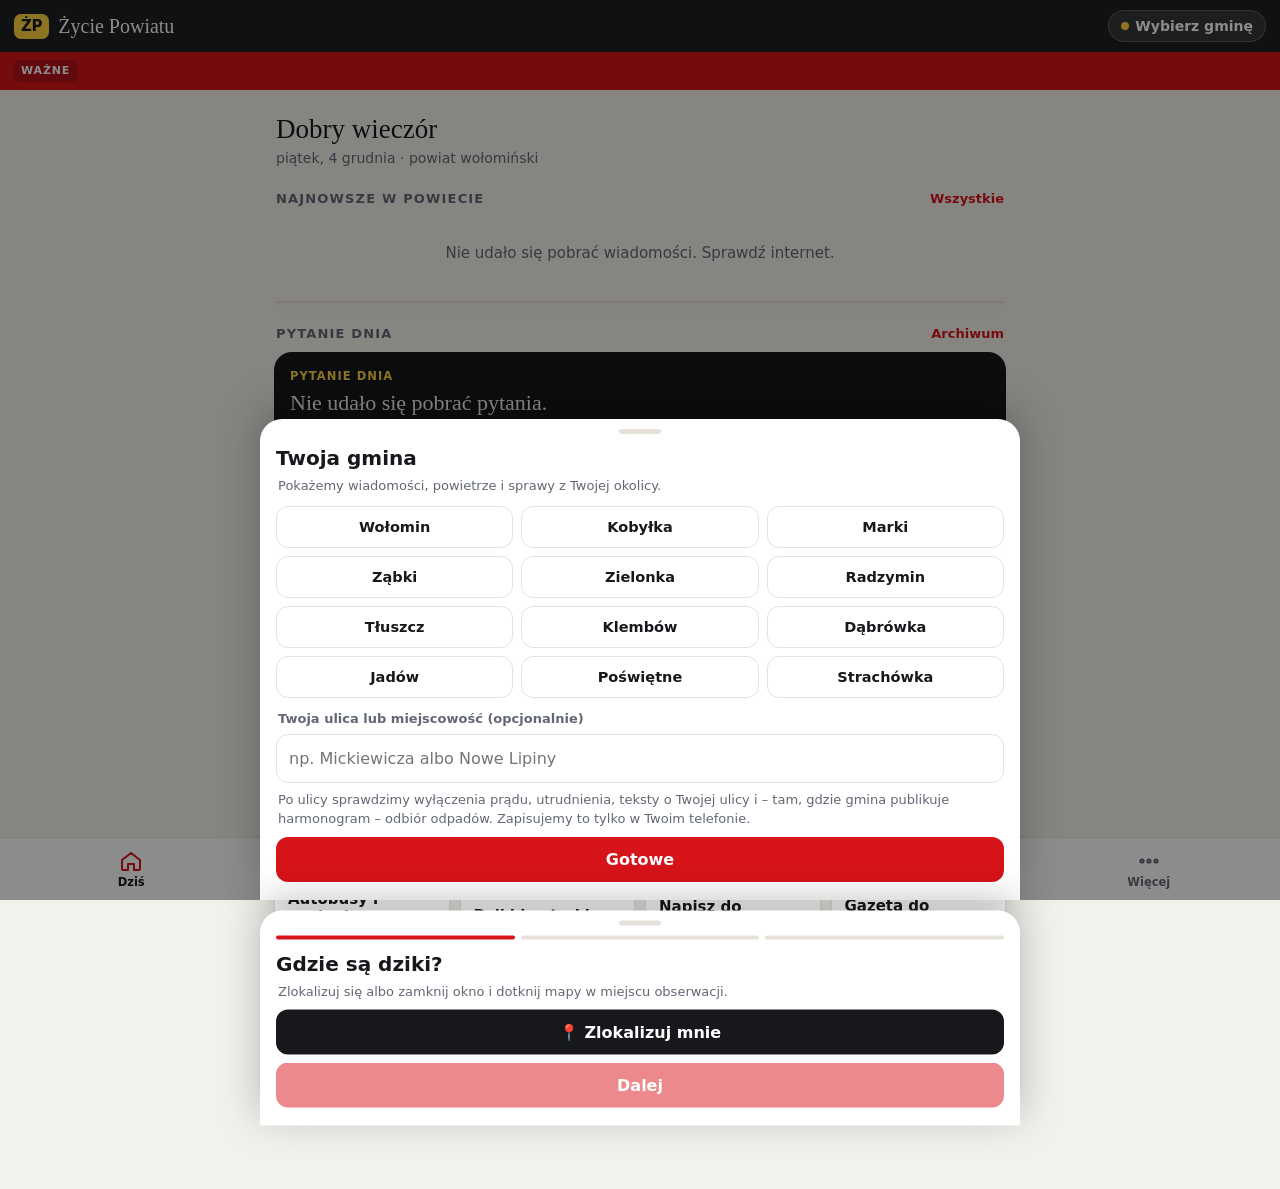
<file: zyciepw/index.html>
<!DOCTYPE html>
<html lang="pl">
<head>
<meta charset="utf-8">
<meta name="viewport" content="width=device-width, initial-scale=1, viewport-fit=cover">
<meta name="theme-color" content="#16181b">
<meta name="color-scheme" content="light dark">
<title>Życie Powiatu – aplikacja</title>
<meta name="description" content="Aplikacja czytelnika zyciepw.pl: wiadomości z Twojej gminy, Pytanie dnia, wyłączenia prądu i utrudnienia na Twojej ulicy, powietrze, mapa dzików i kontakt z redakcją.">
<link rel="manifest" href="manifest.webmanifest">
<link rel="icon" href="icon-192.png">
<link rel="apple-touch-icon" href="apple-touch-icon.png">
<meta name="apple-mobile-web-app-capable" content="yes">
<meta name="apple-mobile-web-app-title" content="Życie Powiatu">
<meta property="og:type" content="website">
<meta property="og:url" content="https://www.zyciepw.pl/aplikacja/">
<link rel="canonical" href="https://www.zyciepw.pl/aplikacja/">
<meta property="og:title" content="Życie Powiatu – aplikacja dla czytelników">
<meta property="og:description" content="Wiadomości z Twojej gminy, Pytanie dnia, Twoja ulica, powietrze i mapa dzików. Bezpłatnie, w telefonie.">
<meta property="og:image" content="https://www.zyciepw.pl/aplikacja/og.png">
<meta property="og:locale" content="pl_PL">
<style>
:root{--brand:#16181b;--y:#ffd23f;--r:#d7141a;--bg:#f3f1ec;--card:#fff;--ink:#16181b;--mut:#626873;--line:#e6e2d9;--soft:#efece5;--acc:#d7141a;--ok:#1f7a45;--okbg:#e6f4ea;--warnbg:#fff6da;--warnbd:#f0d98a;--hdr:rgba(22,24,27,.97);--nav:rgba(255,255,255,.97);--shadow:0 1px 2px rgba(0,0,0,.05),0 6px 18px rgba(0,0,0,.05);--fs:17px;color-scheme:light}
@media (prefers-color-scheme:dark){:root:not([data-theme=light]){--bg:#0f1012;--card:#1a1c20;--ink:#eceae5;--mut:#a2a6ad;--line:#2a2d33;--soft:#24272c;--acc:#ff5a5f;--okbg:#14301f;--warnbg:#352c10;--warnbd:#6b5517;--nav:rgba(22,24,27,.97);--shadow:none;color-scheme:dark}}
:root[data-theme=dark]{--bg:#0f1012;--card:#1a1c20;--ink:#eceae5;--mut:#a2a6ad;--line:#2a2d33;--soft:#24272c;--acc:#ff5a5f;--okbg:#14301f;--warnbg:#352c10;--warnbd:#6b5517;--nav:rgba(22,24,27,.97);--shadow:none;color-scheme:dark}
*{box-sizing:border-box;-webkit-tap-highlight-color:transparent}
html,body{margin:0}
body{font-family:system-ui,-apple-system,"Segoe UI",Roboto,Arial,sans-serif;background:var(--bg);color:var(--ink);line-height:1.45;font-size:16px}
a{color:var(--acc)}
button{font-family:inherit;font-size:inherit;color:inherit}
header.top{position:sticky;top:0;z-index:40;background:var(--hdr);color:#fff;padding:calc(10px + env(safe-area-inset-top)) 14px 10px;display:flex;align-items:center;gap:10px}
.logo{display:flex;align-items:center;gap:9px;text-decoration:none;color:#fff;min-width:0}
.logo b{background:var(--y);color:var(--brand);font-weight:900;font-size:15px;letter-spacing:-.02em;border-radius:7px;padding:5px 7px;line-height:1}
.logo span{font-family:Georgia,"Times New Roman",serif;font-size:20px;white-space:nowrap}
.gchip{margin-left:auto;display:flex;align-items:center;gap:6px;background:rgba(255,255,255,.1);border:1px solid rgba(255,255,255,.18);border-radius:999px;padding:7px 12px;font-size:14px;font-weight:600;cursor:pointer;white-space:nowrap}
.gchip::before{content:"";width:8px;height:8px;border-radius:50%;background:var(--y)}
.strip{background:var(--r);color:#fff;font-size:14px;display:flex;gap:10px;align-items:center;padding:8px 14px;overflow:hidden}
.strip b{text-transform:uppercase;font-size:11px;letter-spacing:.08em;background:rgba(0,0,0,.18);padding:3px 7px;border-radius:5px;flex:none}
.strip a{color:#fff;text-decoration:none;font-weight:600;white-space:nowrap;overflow:hidden;text-overflow:ellipsis}
main{max-width:760px;margin:0 auto;padding:12px 14px calc(96px + env(safe-area-inset-bottom))}
.view{display:none}.view.on{display:block;animation:fi .18s ease}
@keyframes fi{from{opacity:.4;transform:translateY(4px)}to{opacity:1;transform:none}}
h2.sec{font-size:13px;letter-spacing:.09em;text-transform:uppercase;color:var(--mut);margin:22px 2px 8px;display:flex;justify-content:space-between;align-items:baseline}
h2.sec a,h2.sec button{font-size:13px;letter-spacing:0;text-transform:none;font-weight:600;color:var(--acc);background:none;border:0;padding:0;cursor:pointer;text-decoration:none}
.card{background:var(--card);border:1px solid var(--line);border-radius:16px;padding:14px;box-shadow:var(--shadow)}
.hello{margin:4px 2px 0}.hello h1{font-family:Georgia,serif;font-weight:400;font-size:27px;line-height:1.15;margin:0}.hello p{margin:3px 0 0;color:var(--mut);font-size:14px}
.lead{display:block;text-decoration:none;color:inherit;border-radius:18px;overflow:hidden;background:var(--card);border:1px solid var(--line);box-shadow:var(--shadow);cursor:pointer}
.lead .im{aspect-ratio:2/1;background:linear-gradient(135deg,#2b2f36,#16181b);background-size:cover;background-position:center;position:relative}
.lead .im .k{position:absolute;left:12px;top:12px}
.lead .tx{padding:12px 14px 14px}.lead h3{font-family:Georgia,serif;font-weight:400;font-size:22px;line-height:1.2;margin:4px 0 6px}
.lead p{margin:0;color:var(--mut);font-size:15px}
.kat{display:inline-block;font-size:11px;font-weight:800;letter-spacing:.06em;text-transform:uppercase;background:var(--y);color:var(--brand);border-radius:5px;padding:3px 7px}
.kat.g{background:var(--brand);color:#fff}
.meta{font-size:12.5px;color:var(--mut)}
.list{background:var(--card);border:1px solid var(--line);border-radius:16px;overflow:hidden;box-shadow:var(--shadow)}
.it{display:flex;gap:12px;padding:12px 14px;border-bottom:1px solid var(--line);cursor:pointer;align-items:flex-start;background:none;border-left:0;border-right:0;border-top:0;width:100%;text-align:left}
.it:last-child{border-bottom:0}.it:active{background:var(--soft)}
.it .th{width:84px;height:66px;border-radius:10px;flex:none;background:var(--soft) center/cover no-repeat;display:grid;place-items:center;font-size:24px;color:var(--mut)}
.it h4{margin:0 0 4px;font-size:16px;line-height:1.28;font-weight:650}
.it .new{color:var(--r);font-weight:800;font-size:11px;letter-spacing:.06em;margin-right:4px}
.chips{display:flex;gap:7px;overflow-x:auto;padding:2px 2px 8px;scrollbar-width:none;margin:0 -14px;padding-left:14px;padding-right:14px}
.chips::-webkit-scrollbar{display:none}
.chip{flex:none;border:1px solid var(--line);background:var(--card);border-radius:999px;padding:8px 13px;font-size:14px;font-weight:600;cursor:pointer;white-space:nowrap}
.chip.on{background:var(--brand);color:#fff;border-color:var(--brand)}
:root[data-theme=dark] .chip.on{background:var(--y);color:var(--brand)}
@media (prefers-color-scheme:dark){:root:not([data-theme=light]) .chip.on{background:var(--y);color:var(--brand)}}
.srch{display:flex;gap:8px;margin:2px 0 10px}
input,select,textarea{width:100%;font:inherit;font-size:16px;color:var(--ink);background:var(--card);border:1px solid var(--line);border-radius:12px;padding:12px}
textarea{min-height:110px;resize:vertical}
label.l{display:block;font-size:13px;font-weight:700;color:var(--mut);margin:12px 2px 5px}
.btn{display:inline-flex;align-items:center;justify-content:center;gap:8px;border:0;border-radius:12px;padding:13px 16px;font-weight:700;background:var(--brand);color:#fff;cursor:pointer;text-decoration:none;font-size:16px}
.btn.y{background:var(--y);color:var(--brand)}.btn.r{background:var(--r);color:#fff}.btn.gh{background:var(--soft);color:var(--ink)}
.btn.w{width:100%}.btn:disabled{opacity:.5}
.row{display:flex;gap:10px}.row>*{flex:1}
.grid2{display:grid;grid-template-columns:1fr 1fr;gap:10px}
.tile{background:var(--card);border:1px solid var(--line);border-radius:16px;padding:13px;cursor:pointer;box-shadow:var(--shadow);text-align:left;display:block;text-decoration:none;color:inherit;width:100%}
.tile .ic{font-size:22px}.tile b{display:block;font-size:15px;margin-top:6px}.tile small{color:var(--mut);font-size:12.5px;display:block;margin-top:2px}
.big{font-size:30px;font-weight:800;line-height:1.05;letter-spacing:-.02em}
/* pytanie dnia */
.pd{background:var(--brand);color:#fff;border-radius:18px;padding:16px}
.pd .k{font-size:11.5px;font-weight:800;letter-spacing:.09em;text-transform:uppercase;color:var(--y)}
.pd h3{font-family:Georgia,serif;font-weight:400;font-size:22px;line-height:1.2;margin:6px 0 12px}
.pd .opts{display:grid;gap:8px}
.pd .opts button{background:rgba(255,255,255,.08);border:1px solid rgba(255,255,255,.2);border-radius:12px;padding:12px 14px;text-align:left;font-weight:600;cursor:pointer;color:#fff}
.pd .opts button:active{background:rgba(255,210,63,.25)}
.pd select{background:rgba(255,255,255,.08);color:#fff;border-color:rgba(255,255,255,.2);padding:9px 10px;font-size:15px;margin-bottom:10px}
.pd select option{color:#16181b}
.res{margin:8px 0}.res .bar{height:30px;border-radius:9px;background:rgba(255,255,255,.08);position:relative;overflow:hidden}
.res .bar i{position:absolute;inset:0 auto 0 0;background:rgba(255,255,255,.22);border-radius:9px}
.res.me .bar i{background:rgba(255,210,63,.42);box-shadow:inset 3px 0 0 var(--y)}
.res .bar span{position:relative;display:flex;justify-content:space-between;padding:5px 10px;font-size:14px;font-weight:600}
.pd small{opacity:.7;font-size:12.5px}
/* okolica */
.ok{display:flex;gap:10px;align-items:flex-start;padding:10px 0;border-bottom:1px solid var(--line)}.ok:last-child{border-bottom:0}
.ok .e{font-size:20px;width:28px;text-align:center;flex:none}
.ok b{display:block;font-size:15px}.ok span{font-size:13.5px;color:var(--mut)}
.badge{display:inline-block;border-radius:999px;padding:2px 9px;font-size:12px;font-weight:700;background:var(--okbg);color:var(--ok)}
.badge.w{background:var(--warnbg);color:#8a5b00}
.air{display:flex;align-items:center;gap:14px}
.air .dot{width:54px;height:54px;border-radius:50%;display:grid;place-items:center;font-weight:800;color:#fff;font-size:13px;flex:none;text-align:center;line-height:1.1}
.wdays{display:flex;gap:8px;margin-top:10px}
.wd{flex:1;background:var(--soft);border-radius:12px;padding:8px;text-align:center;font-size:13px}.wd b{display:block;font-size:17px}
.bins{display:flex;flex-wrap:wrap;gap:6px;margin-top:6px}.bin{display:inline-flex;align-items:center;gap:6px;font-size:14px;font-weight:600;background:var(--soft);border-radius:10px;padding:5px 9px}.bin i{width:10px;height:10px;border-radius:50%}
/* artykuł */
#reader{position:fixed;inset:0;z-index:60;background:var(--bg);overflow-y:auto;display:none;-webkit-overflow-scrolling:touch}
#reader.on{display:block;animation:sl .2s ease}
@keyframes sl{from{transform:translateX(30px);opacity:.5}to{transform:none;opacity:1}}
.rbar{position:sticky;top:0;z-index:2;display:flex;align-items:center;gap:6px;background:var(--hdr);color:#fff;padding:calc(8px + env(safe-area-inset-top)) 8px 8px}
.rbar button,.rbar a{background:none;border:0;color:#fff;font-size:15px;font-weight:600;padding:9px 11px;border-radius:10px;cursor:pointer;text-decoration:none}
.rbar .sp{flex:1}
.rprog{position:sticky;top:calc(52px + env(safe-area-inset-top));height:3px;background:var(--y);width:0;z-index:2}
article.r{max-width:700px;margin:0 auto;padding:16px 18px 120px;font-size:var(--fs)}
article.r h1{font-family:Georgia,serif;font-weight:400;font-size:calc(var(--fs) * 1.65);line-height:1.18;margin:10px 0 8px}
article.r .hero{width:100%;border-radius:14px;aspect-ratio:2/1;object-fit:cover;background:var(--soft);display:block;margin:10px 0}
article.r .body{line-height:1.65}
article.r .body p{margin:0 0 1em}
article.r .body img{max-width:100%;height:auto;border-radius:10px}
article.r .body figure{margin:1em 0}article.r .body figcaption{font-size:13px;color:var(--mut)}
article.r .body h2,article.r .body h3{font-family:Georgia,serif;font-weight:400;line-height:1.25}
article.r .body blockquote{margin:1em 0;padding:4px 14px;border-left:4px solid var(--y);color:var(--mut)}
article.r .body iframe{display:none}
article.r .body .vid{display:block;background:var(--soft);border-radius:12px;padding:12px 14px;font-weight:700;text-decoration:none;margin:1em 0}
.rfoot{border-top:1px solid var(--line);margin-top:24px;padding-top:14px;display:grid;gap:10px}
.rel h4{font-size:13px;letter-spacing:.08em;text-transform:uppercase;color:var(--mut);margin:26px 0 8px}
/* mapa */
#dzmap{height:58vh;min-height:330px;border-radius:16px;overflow:hidden;position:relative;z-index:0;isolation:isolate;border:1px solid var(--line);background:#dfe6dc}
:root[data-theme=dark] #dzmap{background:#1b231c}
.leaflet-container{font-family:inherit}
.legend{display:flex;gap:12px;flex-wrap:wrap;font-size:13px;color:var(--mut);margin:8px 2px}.legend i{display:inline-block;width:11px;height:11px;border-radius:50%;margin-right:5px;vertical-align:-1px;border:2px solid #fff;box-shadow:0 0 0 1px rgba(0,0,0,.15)}
.sheet{position:fixed;left:0;right:0;bottom:0;z-index:70;background:var(--card);border-radius:22px 22px 0 0;box-shadow:0 -10px 40px rgba(0,0,0,.25);padding:10px 16px calc(18px + env(safe-area-inset-bottom));max-height:88vh;overflow-y:auto;transform:translateY(105%);transition:transform .25s ease;max-width:760px;margin:0 auto}
.sheet.on{transform:none}
.sheet .grab{width:42px;height:5px;border-radius:3px;background:var(--line);margin:0 auto 10px}
.sheet h3{margin:4px 0 4px;font-size:20px}
.dim{position:fixed;inset:0;background:rgba(0,0,0,.45);z-index:65;display:none}.dim.on{display:block}
.opts2{display:grid;grid-template-columns:1fr 1fr;gap:8px}
.opt{border:1.5px solid var(--line);background:var(--card);border-radius:12px;padding:12px;font-weight:600;text-align:left;cursor:pointer;font-size:15px}
.opt.on{border-color:var(--r);background:rgba(215,20,26,.07)}
.gtiles{display:grid;grid-template-columns:repeat(3,1fr);gap:8px;margin-top:10px}
.gt{border:1.5px solid var(--line);background:var(--card);border-radius:12px;padding:12px 6px;font-weight:700;cursor:pointer;font-size:14.5px}
.gt.on{border-color:var(--r);background:rgba(215,20,26,.07)}
.steps{display:flex;gap:6px;margin:6px 0 10px}.steps i{flex:1;height:4px;border-radius:2px;background:var(--line)}.steps i.on{background:var(--r)}
.file{display:flex;align-items:center;gap:10px;border:1.5px dashed var(--line);border-radius:12px;padding:14px;cursor:pointer;font-weight:600}
.file input{display:none}
.note{font-size:13px;color:var(--mut);margin:8px 2px}
.warn{background:var(--warnbg);border:1px solid var(--warnbd);border-radius:12px;padding:10px 12px;font-size:14px;margin:10px 0}
/* nav */
nav.tab{position:fixed;left:0;right:0;bottom:0;z-index:50;background:var(--nav);border-top:1px solid var(--line);display:flex;justify-content:space-around;padding:6px 4px calc(6px + env(safe-area-inset-bottom));backdrop-filter:blur(12px);-webkit-backdrop-filter:blur(12px)}
nav.tab button{flex:1;background:none;border:0;display:flex;flex-direction:column;align-items:center;gap:2px;font-size:11.5px;font-weight:600;color:var(--mut);padding:5px 0;cursor:pointer;position:relative}
nav.tab button svg{width:24px;height:24px}
nav.tab button.on{color:var(--ink)}nav.tab button.on svg{color:var(--r)}
nav.tab .cnt{position:absolute;top:0;left:calc(50% + 6px);background:var(--r);color:#fff;border-radius:999px;font-size:10.5px;padding:1px 6px;font-weight:800}
.toast{position:fixed;left:50%;bottom:calc(84px + env(safe-area-inset-bottom));transform:translateX(-50%) translateY(20px);opacity:0;background:var(--brand);color:#fff;padding:11px 16px;border-radius:12px;font-size:14.5px;z-index:90;transition:.2s;pointer-events:none;max-width:90vw;text-align:center}
.toast.on{opacity:1;transform:translateX(-50%)}
.seg{display:grid;grid-template-columns:repeat(3,1fr);background:var(--soft);border-radius:12px;padding:3px}
.seg button{border:0;background:none;border-radius:9px;padding:9px;font-weight:600;cursor:pointer;font-size:14px}
.seg button.on{background:var(--card);box-shadow:0 1px 3px rgba(0,0,0,.12)}
.menu{background:var(--card);border:1px solid var(--line);border-radius:16px;overflow:hidden}
.menu a,.menu button{display:flex;align-items:center;gap:12px;padding:14px;border:0;border-bottom:1px solid var(--line);width:100%;background:none;text-align:left;text-decoration:none;color:var(--ink);font-size:15.5px;cursor:pointer}
.menu a:last-child,.menu button:last-child{border-bottom:0}
.menu .e{font-size:20px;width:26px;text-align:center}.menu small{display:block;color:var(--mut);font-size:12.5px}
.menu .ar{margin-left:auto;color:var(--mut)}
.empty{text-align:center;color:var(--mut);padding:26px 10px;font-size:15px}
.skel{background:linear-gradient(90deg,var(--soft),var(--line),var(--soft));background-size:200% 100%;animation:sk 1.2s infinite;border-radius:10px}
@keyframes sk{to{background-position:-200% 0}}
.offline{background:var(--warnbg);border:1px solid var(--warnbd);color:var(--ink);border-radius:12px;padding:9px 12px;font-size:13.5px;margin:0 0 10px;display:none}
.more{display:block;margin:12px auto 0}
.inst{display:none;background:var(--brand);color:#fff;border-radius:16px;padding:14px;margin-top:14px;gap:12px;align-items:center}
.inst.on{display:flex}.inst b{display:block}.inst small{opacity:.8}
.qr{width:120px;height:120px;border-radius:10px;background:#fff;padding:6px;flex:none}.qr img,.qr canvas{width:108px!important;height:108px!important;display:block}
@media (min-width:900px){main{padding-top:20px}.grid2{grid-template-columns:repeat(4,1fr)}}
</style>
</head>
<body>
<header class="top">
 <a class="logo" href="#dzis" aria-label="Życie Powiatu – start"><b>ŻP</b><span>Życie Powiatu</span></a>
 <button class="gchip" id="gchip" aria-label="Zmień gminę">Wybierz gminę</button>
</header>
<div class="strip" id="strip" hidden><b>Ważne</b><a id="strip-a" href="#"></a></div>

<main>
<div class="offline" id="offline"></div>

<!-- DZIŚ -->
<section class="view on" id="v-dzis">
 <div class="hello"><h1 id="hi">Dzień dobry</h1><p id="hidate"></p></div>
 <h2 class="sec"><span id="lead-t">Najważniejsze</span><button data-go="wiadomosci">Wszystkie</button></h2>
 <div id="s-lead"><div class="skel" style="height:300px;border-radius:18px"></div></div>
 <div class="list" id="s-list" style="margin-top:10px"></div>

 <h2 class="sec"><span>Pytanie dnia</span><a href="https://www.zyciepw.pl/pytanie-dnia/" target="_blank" rel="noopener">Archiwum</a></h2>
 <div class="pd" id="pd"><div class="k">Pytanie dnia</div><h3>Ładuję…</h3></div>

 <h2 class="sec"><span id="ok-t">Twoja okolica</span><button id="ok-edit">Zmień</button></h2>
 <div class="card" id="okolica"></div>

 <h2 class="sec"><span>Powietrze i pogoda</span><a href="https://www.zyciepw.pl/smog-powiat-wolominski/" target="_blank" rel="noopener">Więcej</a></h2>
 <div class="card" id="air"></div>

 <h2 class="sec"><span>Na skróty</span></h2>
 <div class="grid2" id="tiles">
  <button class="tile" data-go="komunikacja"><div class="ic">🚌</div><b>Autobusy i pociągi</b><small>Odjazdy z Twojego przystanku</small></button>
  <button class="tile" data-go="dziki"><div class="ic">🐗</div><b>Dziki i usterki</b><small id="t-dz">Mapa i zgłoszenia</small></button>
  <button class="tile" data-go="zglos"><div class="ic">✍️</div><b>Napisz do redakcji</b><small>Temat, zdjęcie, sygnał</small></button>
  <a class="tile" id="t-gaz" href="https://www.zyciepw.pl/archiwum-gazety" target="_blank" rel="noopener"><div class="ic">📰</div><b>Gazeta do pobrania</b><small id="t-gaz-s">Najnowszy numer</small></a>
  <button class="tile" data-go="zapisane"><div class="ic">🔖</div><b>Zapisane</b><small id="t-zap">Do przeczytania później</small></button>
 </div>
 <div class="inst" id="inst"><div style="font-size:30px">📲</div><div style="flex:1"><b>Dodaj do ekranu głównego</b><small id="inst-txt">Jedno dotknięcie i masz Życie Powiatu jak aplikację.</small></div><button class="btn y" id="inst-btn">Dodaj</button></div>
</section>

<!-- WIADOMOŚCI -->
<section class="view" id="v-wiadomosci">
 <div class="srch"><input id="q" type="search" placeholder="Szukaj w zyciepw.pl" enterkeyhint="search" autocomplete="off"></div>
 <div class="chips" id="fchips"></div>
 <div class="list" id="n-list"></div>
 <button class="btn gh more" id="n-more" hidden>Pokaż starsze</button>
</section>

<!-- KOMUNIKACJA -->
<section class="view" id="v-komunikacja">
 <div class="hello"><h1>Autobusy i pociągi</h1><p>Odjazdy z Twojego przystanku i połączenia z Warszawą.</p></div>
 <div id="kom-root" style="margin-top:12px"></div>
 <p class="note"><a href="https://www.zyciepw.pl/powiat-praktycznie/komunikacja" target="_blank" rel="noopener">Wszystkie linie w powiecie – rozkłady przewoźników</a></p>
</section>

<!-- DZIKI -->
<section class="view" id="v-dziki">
 <div class="hello"><h1 id="map-h">Dziki w okolicy</h1><p id="dz-sum">Obserwacje mieszkańców z ostatnich 14 dni.</p></div>
 <div class="seg" id="mseg" style="grid-template-columns:1fr 1fr;margin:10px 0 2px"><button data-m="dziki" class="on">🐗 Dziki</button><button data-m="zgl">🛠️ Usterki i sprawy</button></div>
 <div class="chips" id="dz-chips" style="margin-top:10px"></div>
 <div id="dzmap"></div>
 <div class="legend" id="map-leg"></div>
 <button class="btn r w" id="dz-add" style="margin-top:6px">🐗 Widzę dziki – zgłoś</button>
 <p class="note" id="map-note"></p>
</section>

<!-- ZGŁOŚ -->
<section class="view" id="v-zglos">
 <div class="hello"><h1>Napisz do redakcji</h1><p>Coś się dzieje w Twojej okolicy? Daj znać – sprawdzimy i opiszemy.</p></div>
 <form id="zf" class="card" style="margin-top:12px" novalidate>
  <label class="l" for="zf-g">Gmina</label><select id="zf-g"></select>
  <label class="l" for="zf-gdzie">Gdzie? (ulica, miejsce)</label><input id="zf-gdzie" placeholder="np. ul. Lipowa przy szkole">
  <label class="l" for="zf-co">Co się stało?</label><textarea id="zf-co" placeholder="Opisz krótko: co, kiedy, kogo dotyczy."></textarea>
  <label class="l">Zdjęcie (opcjonalnie)</label>
  <label class="file"><input type="file" id="zf-f" accept="image/*"><span>📷</span><span id="zf-fn">Dodaj zdjęcie</span></label>
  <label class="l" for="zf-k">Twój kontakt (opcjonalnie)</label><input id="zf-k" placeholder="telefon lub e-mail – tylko dla redakcji">
  <button class="btn r w" style="margin-top:14px" type="submit">Wyślij do redakcji</button>
  <p class="note" id="zf-note">Wiadomość otworzy się w Twojej poczcie (lub w menu udostępniania razem ze zdjęciem). Adres redakcji: <b>redakcja@zyciepw.pl</b></p>
 </form>
</section>

<!-- ZAPISANE -->
<section class="view" id="v-zapisane">
 <div class="hello"><h1>Zapisane</h1><p>Artykuły do przeczytania później. Działają też bez internetu.</p></div>
 <div class="list" id="z-list" style="margin-top:12px"></div>
</section>

<!-- WIĘCEJ -->
<section class="view" id="v-wiecej">
 <div class="hello"><h1>Więcej</h1><p>Ustawienia i narzędzia portalu.</p></div>
 <h2 class="sec"><span>Moja okolica</span></h2>
 <div class="menu">
  <button id="m-gmina"><span class="e">📍</span><span>Moja gmina i ulica<small id="m-gmina-s">nie ustawiono</small></span><span class="ar">›</span></button>
 </div>
 <h2 class="sec"><span>Wygląd</span></h2>
 <div class="card">
  <div class="seg" id="theme"><button data-t="auto">Auto</button><button data-t="light">Jasny</button><button data-t="dark">Ciemny</button></div>
  <label class="l">Wielkość tekstu w artykułach</label>
  <div class="seg" id="fsz"><button data-f="16">A</button><button data-f="18" style="font-size:17px">A</button><button data-f="21" style="font-size:20px">A</button></div>
 </div>
 <h2 class="sec"><span>Narzędzia zyciepw.pl</span></h2>
 <div class="menu">
  <button data-go="komunikacja"><span class="e">🚌</span><span>Autobusy i pociągi<small>Odjazdy z przystanku, połączenia z Warszawą</small></span><span class="ar">›</span></button>
  <a href="https://www.zyciepw.pl/wylaczenia-pradu/" target="_blank" rel="noopener"><span class="e">⚡</span><span>Wyłączenia prądu<small>Planowane, w każdej gminie</small></span><span class="ar">↗</span></a>
  <a href="https://www.zyciepw.pl/utrudnienia/" target="_blank" rel="noopener"><span class="e">🚧</span><span>Utrudnienia drogowe<small>Zamknięcia i objazdy na mapie</small></span><span class="ar">↗</span></a>
  <a href="https://www.zyciepw.pl/moja-ulica/" target="_blank" rel="noopener"><span class="e">🏠</span><span>Moja ulica<small>Wszystko o Twojej ulicy</small></span><span class="ar">↗</span></a>
  <a href="https://www.zyciepw.pl/budzety-gmin/" target="_blank" rel="noopener"><span class="e">💰</span><span>Budżety gmin<small>Na co idą nasze pieniądze</small></span><span class="ar">↗</span></a>
  <a href="https://www.zyciepw.pl/wehikul-czasu/" target="_blank" rel="noopener"><span class="e">🕰️</span><span>Wehikuł czasu<small>Miasta z lotu ptaka: wtedy i dziś</small></span><span class="ar">↗</span></a>
  <a href="https://www.zyciepw.pl/kino/" target="_blank" rel="noopener"><span class="e">🎬</span><span>Kino<small>Repertuar w okolicy</small></span><span class="ar">↗</span></a>
  <a href="https://www.zyciepw.pl/firmy/" target="_blank" rel="noopener"><span class="e">🏪</span><span>Katalog firm<small>Lokalni przedsiębiorcy</small></span><span class="ar">↗</span></a>
  <a id="m-kob" href="https://lechur.github.io/wehikul-czasu/kobylka/" target="_blank" rel="noopener" hidden><span class="e">🏛️</span><span>Aplikacja mieszkańca Kobyłki<small>Odpady, sprawy do radnych, komunikacja</small></span><span class="ar">↗</span></a>
 </div>
 <h2 class="sec"><span>Życie Powiatu</span></h2>
 <div class="menu">
  <a href="https://www.zyciepw.pl/redakcja/" target="_blank" rel="noopener"><span class="e">👥</span><span>Redakcja i kontakt<small>redakcja@zyciepw.pl</small></span><span class="ar">↗</span></a>
  <a href="https://www.zyciepw.pl/reklama/" target="_blank" rel="noopener"><span class="e">📣</span><span>Reklama dla firm<small>Portal, gazeta, aplikacja</small></span><span class="ar">↗</span></a>
  <a href="https://www.zyciepw.pl/polityka-prywatnosci/" target="_blank" rel="noopener"><span class="e">🔒</span><span>Prywatność<small>Ustawienia zostają w telefonie; statystyki jak na portalu</small></span><span class="ar">↗</span></a>
  <button id="m-share"><span class="e">💬</span><span>Poleć aplikację znajomym<small>Wyślij link</small></span><span class="ar">›</span></button>
 </div>
 <div class="card" style="margin-top:14px;display:flex;gap:14px;align-items:center">
  <div class="qr" id="qr" role="img" aria-label="Kod QR aplikacji"></div>
  <div><b>Otwórz w telefonie</b><p class="meta" style="margin:4px 0 0">Zeskanuj kod aparatem, a potem wybierz „Dodaj do ekranu głównego”.</p></div>
 </div>
 <p class="note" style="text-align:center;margin-top:16px">Życie Powiatu na Mazowszu · bezpłatny tygodnik powiatu wołomińskiego<br><span id="ver"></span></p>
</section>
</main>

<!-- czytnik -->
<div id="reader" aria-modal="true" role="dialog">
 <div class="rbar"><button id="r-back">‹ Wróć</button><span class="sp"></span><button id="r-fs" aria-label="Wielkość tekstu">Aa</button><button id="r-save" aria-label="Zapisz">🔖</button><button id="r-share" aria-label="Udostępnij">↗︎</button></div>
 <div class="rprog" id="rprog"></div>
 <article class="r" id="r-art"></article>
</div>

<!-- arkusze -->
<div class="dim" id="dim"></div>
<div class="sheet" id="sh-g">
 <div class="grab"></div>
 <h3>Twoja gmina</h3>
 <p class="note" style="margin-top:0">Pokażemy wiadomości, powietrze i sprawy z Twojej okolicy.</p>
 <div class="gtiles" id="gtiles"></div>
 <label class="l" for="g-u">Twoja ulica lub miejscowość (opcjonalnie)</label>
 <input id="g-u" placeholder="np. Mickiewicza albo Nowe Lipiny" autocomplete="address-line1">
 <p class="note">Po ulicy sprawdzimy wyłączenia prądu, utrudnienia, teksty o Twojej ulicy i – tam, gdzie gmina publikuje harmonogram – odbiór odpadów. Zapisujemy to tylko w Twoim telefonie.</p>
 <button class="btn r w" id="g-ok">Gotowe</button>
</div>

<div class="sheet" id="sh-dz">
 <div class="grab"></div>
 <div class="steps"><i class="on"></i><i></i><i></i></div>
 <div id="dz-s1">
  <h3 id="dz-h1">Gdzie są dziki?</h3>
  <p class="note" style="margin-top:0">Zlokalizuj się albo zamknij okno i dotknij mapy w miejscu obserwacji.</p>
  <button class="btn w" id="dz-gps">📍 Zlokalizuj mnie</button>
  <p class="note" id="dz-where"></p>
  <button class="btn r w" id="dz-n1" disabled>Dalej</button>
 </div>
 <div id="dz-s2" hidden>
  <h3 id="dz-h2">Ile i co robią?</h3>
  <div class="opts2" id="dz-ile"></div>
  <div class="opts2" id="dz-co" style="margin-top:10px"></div>
  <textarea id="zg-opis" maxlength="160" placeholder="Krótki opis (opcjonalnie, do 160 znaków). Bez nazwisk i danych osób." style="margin-top:10px;min-height:80px" hidden></textarea>
  <div class="row" style="margin-top:14px"><button class="btn gh" id="dz-b2">Wstecz</button><button class="btn r" id="dz-n2" disabled>Dalej</button></div>
 </div>
 <div id="dz-s3" hidden>
  <h3 id="dz-h3">Zdjęcie lub film (opcjonalnie)</h3>
  <label class="file"><input type="file" id="dz-f" accept="image/*,video/*"><span>📷</span><span id="dz-fn">Dodaj zdjęcie lub krótki film</span></label>
  <p class="note">Zdjęcie i opis pojawią się na mapie po sprawdzeniu przez redakcję.</p>
  <div class="row" style="margin-top:10px"><button class="btn gh" id="dz-b3">Wstecz</button><button class="btn r" id="dz-send">Wyślij zgłoszenie</button></div>
  <p class="note" id="dz-msg"></p>
 </div>
</div>

<nav class="tab" id="tabbar">
 <button data-go="dzis" class="on"><svg viewBox="0 0 24 24" fill="none" stroke="currentColor" stroke-width="2" stroke-linecap="round" stroke-linejoin="round"><path d="M3 11l9-7 9 7v9a1 1 0 0 1-1 1h-5v-6h-6v6H4a1 1 0 0 1-1-1z"/></svg>Dziś</button>
 <button data-go="wiadomosci"><svg viewBox="0 0 24 24" fill="none" stroke="currentColor" stroke-width="2" stroke-linecap="round" stroke-linejoin="round"><rect x="3" y="4" width="18" height="16" rx="2"/><path d="M7 8h10M7 12h10M7 16h6"/></svg>Wiadomości<span class="cnt" id="cnt" hidden></span></button>
 <button data-go="dziki"><svg viewBox="0 0 24 24" fill="none" stroke="currentColor" stroke-width="2" stroke-linecap="round" stroke-linejoin="round"><path d="M12 21s-7-6.2-7-12a7 7 0 0 1 14 0c0 5.8-7 12-7 12z"/><circle cx="12" cy="9" r="2.5"/></svg>Mapa</button>
 <button data-go="zglos"><svg viewBox="0 0 24 24" fill="none" stroke="currentColor" stroke-width="2" stroke-linecap="round" stroke-linejoin="round"><path d="M4 20h4L19 9l-4-4L4 16z"/><path d="M13.5 6.5l4 4"/></svg>Do redakcji</button>
 <button data-go="wiecej"><svg viewBox="0 0 24 24" fill="none" stroke="currentColor" stroke-width="2" stroke-linecap="round"><circle cx="5" cy="12" r="1.6"/><circle cx="12" cy="12" r="1.6"/><circle cx="19" cy="12" r="1.6"/></svg>Więcej</button>
</nav>
<div class="toast" id="toast"></div>

<script id="snap" type="application/json">null</script>
<script>
(function(){
'use strict';
var VER='1.4 · 15.11.2026';
var SITE='https://www.zyciepw.pl',API=SITE+'/wp-json',DZAPI=SITE+'/mieszkaniec-api/?zasob=dziki';
var SNAP=null;try{SNAP=JSON.parse(document.getElementById('snap').textContent)}catch(e){}
var PREVIEW=!!(SNAP&&SNAP.podglad);
var APPURL=PREVIEW?'https://www.zyciepw.pl/aplikacja/':location.href.split('#')[0];
function qr(){var e=$('qr');if(e.firstChild)return;var s=document.createElement('script');s.src='https://cdnjs.cloudflare.com/ajax/libs/qrcodejs/1.0.0/qrcode.min.js';s.onload=function(){try{new QRCode(e,{text:APPURL,width:216,height:216,correctLevel:QRCode.CorrectLevel.M})}catch(x){e.parentNode.style.display='none'}};s.onerror=function(){e.parentNode.style.display='none'};document.body.appendChild(s)}
var G=[{s:'wolomin',n:'Wołomin',c:153,la:52.3449,lo:21.242},{s:'kobylka',n:'Kobyłka',c:159,la:52.3394,lo:21.1957},{s:'marki',n:'Marki',c:616,la:52.3263,lo:21.1047},{s:'zabki',n:'Ząbki',c:722,la:52.2925,lo:21.1062},{s:'zielonka',n:'Zielonka',c:168,la:52.3054,lo:21.1604},{s:'radzymin',n:'Radzymin',c:174,la:52.4147,lo:21.184},{s:'tluszcz',n:'Tłuszcz',c:718,la:52.4329,lo:21.4386},{s:'klembow',n:'Klembów',c:190,la:52.4048,lo:21.3324},{s:'dabrowka',n:'Dąbrówka',c:777,la:52.489,lo:21.259},{s:'jadow',n:'Jadów',c:744,la:52.4808,lo:21.6242},{s:'poswietne',n:'Poświętne',c:733,la:52.36,lo:21.4},{s:'strachowka',n:'Strachówka',c:732,la:52.433,lo:21.666}];
var GC={};G.forEach(function(g){GC[g.c]=g});
var KAT={85:'Samorząd',79:'Sport',88:'Kultura',90:'Zdrowie',91:'Ekologia',80:'Oświata',93:'Bezpieczeństwo',12451:'Na sygnale',75:'Wydarzenia',82:'Felietony',452:'Historia',83:'Gospodarka',87:'Polityka',1365:'Fotoreportaż',1602:'Prawo i biznes',1650:'Kulinaria',3:'Aktualności',380:'Powiat'};
var FILTRY=[{id:'moja',n:'Moja gmina'},{id:'all',n:'Najnowsze'},{id:'powiat',n:'Powiat',q:'categories=380'},{id:'sam',n:'Samorząd',q:'categories=85'},{id:'bez',n:'Na sygnale',q:'categories=93,12451'},{id:'sport',n:'Sport',q:'categories=79'},{id:'kul',n:'Kultura',q:'categories=88,75'},{id:'zdr',n:'Zdrowie',q:'categories=90'},{id:'osw',n:'Oświata',q:'categories=80'},{id:'eko',n:'Ekologia',q:'categories=91'}];
var DZILE=['1 dzik','2–5 dzików','więcej niż 5 dzików','locha z młodymi'],DZCO=['przechodzą','żerują, ryją','są przy śmietnikach','zachowują się agresywnie'];
var FR={zm:['zmieszane','#4b4f55'],bio:['bio','#8a5a2b'],pap:['papier','#1f6fd1'],mtw:['metale i tworzywa','#e2b100'],szk:['szkło','#1f8a4c'],seg:['segregowane','#1f6fd1'],gab:['gabaryty','#7a3db8'],pop:['popiół','#8c8c8c'],cho:['choinki','#2e7d32']};

/* ---------- stan ---------- */
var S={g:'',u:'',theme:'auto',fs:18,saved:[],seen:0,votes:{}};
try{var x=JSON.parse(localStorage.getItem('zp_app')||'null');if(x)for(var k in x)S[k]=x[k]}catch(e){}
function save(){try{localStorage.setItem('zp_app',JSON.stringify(S))}catch(e){}}
function cacheGet(k){try{return JSON.parse(localStorage.getItem('zp_c_'+k)||'null')}catch(e){return null}}
function cacheSet(k,v){try{localStorage.setItem('zp_c_'+k,JSON.stringify(v))}catch(e){}}
var $=function(id){return document.getElementById(id)};
function esc(s){return String(s==null?'':s).replace(/[&<>"']/g,function(c){return {'&':'&amp;','<':'&lt;','>':'&gt;','"':'&quot;',"'":'&#39;'}[c]})}
function txt(h){var d=document.createElement('div');d.innerHTML=h||'';return (d.textContent||'').replace(/\s+/g,' ').trim()}
function gm(s){for(var i=0;i<G.length;i++)if(G[i].s===s)return G[i];return null}
function pl(n,a,b,c){return n===1?a:(n%10>=2&&n%10<=4&&(n%100<10||n%100>=20))?b:c}
function toast(m){var t=$('toast');t.textContent=m;t.classList.add('on');clearTimeout(t._t);t._t=setTimeout(function(){t.classList.remove('on')},2600)}
function ago(d){var t=new Date(d),m=(Date.now()-t)/6e4;if(m<1)return 'przed chwilą';if(m<60)return Math.round(m)+' min temu';if(m<60*24&&t.getDate()===new Date().getDate())return 'dziś, '+t.toLocaleTimeString('pl-PL',{hour:'2-digit',minute:'2-digit'});var y=new Date();y.setDate(y.getDate()-1);if(t.toDateString()===y.toDateString())return 'wczoraj, '+t.toLocaleTimeString('pl-PL',{hour:'2-digit',minute:'2-digit'});return t.toLocaleDateString('pl-PL',{day:'numeric',month:'long'})}
function tmo(p,ms){return Promise.race([p,new Promise(function(_,r){setTimeout(function(){r(new Error('timeout'))},ms||9000)})])}
var offlineShown=false;
function offline(){if(offlineShown)return;offlineShown=true;var o=$('offline');o.style.display='block';o.textContent=PREVIEW?'Podgląd aplikacji: dane zapisane '+(SNAP.stan||'')+'. Po instalacji na telefonie wszystko odświeża się na żywo.':'Brak połączenia – pokazuję ostatnio pobrane dane.'}
/* GET z zapasem: sieć → pamięć telefonu → migawka */
function getJ(url,key){
 if(PREVIEW){var v=SNAP.r[key];if(v===undefined&&key)v=SNAP.r[key.split('_').slice(0,2).join('_')];offline();return v!==undefined?Promise.resolve(v):Promise.reject(new Error('brak'))}
 return tmo(fetch(url).then(function(r){if(!r.ok)throw new Error(r.status);return r.json()}),9000).then(function(j){if(key)cacheSet(key,j);return j}).catch(function(e){var c=key&&cacheGet(key);if(c){offline();return c}throw e})}

/* ---------- analityka (GA4 portalu, tylko pod adresem zyciepw.pl) ---------- */
var GAID='G-GL4YCNRT2Y',GA=!PREVIEW&&/(^|\.)zyciepw\.pl$/.test(location.hostname);
var INSTALLED=!!(matchMedia('(display-mode: standalone)').matches||navigator.standalone);
window.dataLayer=window.dataLayer||[];function gtag(){window.dataLayer.push(arguments)}
if(GA){var gs=document.createElement('script');gs.async=true;gs.src='https://www.googletagmanager.com/gtag/js?id='+GAID;document.head.appendChild(gs);gtag('js',new Date());gtag('config',GAID,{content_group:'aplikacja',send_page_view:false});gtag('set','user_properties',{app_tryb:INSTALLED?'zainstalowana':'przegladarka',app_gmina:S.g||'brak'})}
function ev(n,p){if(GA)try{gtag('event',n,p||{})}catch(e){}}
function pv(path,title){ev('page_view',{page_location:'https://www.zyciepw.pl/aplikacja/'+path,page_title:title})}
window.addEventListener('appinstalled',function(){ev('app_instalacja')});

/* ---------- motyw ---------- */
function theme(){if(S.theme==='auto')document.documentElement.removeAttribute('data-theme');else document.documentElement.setAttribute('data-theme',S.theme);document.querySelectorAll('#theme button').forEach(function(b){b.classList.toggle('on',b.dataset.t===S.theme)});document.querySelectorAll('#fsz button').forEach(function(b){b.classList.toggle('on',+b.dataset.f===S.fs)});document.documentElement.style.setProperty('--fs',S.fs+'px')}
document.querySelectorAll('#theme button').forEach(function(b){b.onclick=function(){S.theme=b.dataset.t;save();theme()}});
document.querySelectorAll('#fsz button').forEach(function(b){b.onclick=function(){S.fs=+b.dataset.f;save();theme()}});

/* ---------- posty ---------- */
var F='_fields=id,date,link,title,excerpt,categories,tags,_links,_embedded&_embed=wp:featuredmedia';
function img(p,size){
 if(p._img!==undefined)return p._img;
 try{var m=p._embedded['wp:featuredmedia'][0],s=m.media_details&&m.media_details.sizes||{};var o=s[size]||s['zycie-card']||s.medium_large||s.large||s.medium;return (o&&o.source_url)||m.source_url||''}catch(e){return ''}}
function kat(p){var c=p.categories||[],g='',k='';c.forEach(function(i){if(GC[i]&&!g)g=GC[i].n;if(KAT[i]&&!k&&i!==3&&i!==380)k=KAT[i]});return {g:g,k:k}}
function isNew(p){return S.seen&&new Date(p.date)>new Date(S.seen)}
var POSTS={};
function keep(arr){(arr||[]).forEach(function(p){POSTS[p.id]=p})}
function item(p){var k=kat(p),im=img(p,'zycie-square');return '<button class="it" data-p="'+p.id+'"><div class="th"'+(im?' style="background-image:url(\''+esc(im)+'\')"':'')+'>'+(im?'':'📰')+'</div><div><h4>'+(isNew(p)?'<span class="new">NOWE</span>':'')+esc(txt(p.title.rendered))+'</h4><div class="meta">'+esc([k.g,k.k].filter(Boolean).join(' · '))+(k.g||k.k?' · ':'')+ago(p.date)+'</div></div></button>'}
function bindItems(el){el.querySelectorAll('[data-p]').forEach(function(b){b.onclick=function(){openArt(+b.dataset.p)}})}

/* ---------- DZIŚ ---------- */
function hello(){var h=new Date().getHours();$('hi').textContent=h>=18?'Dobry wieczór':'Dzień dobry';var g=gm(S.g);$('hidate').textContent=new Date().toLocaleDateString('pl-PL',{weekday:'long',day:'numeric',month:'long'})+(g?' · '+g.n:' · powiat wołomiński');$('gchip').textContent=g?g.n:'Wybierz gminę';$('m-gmina-s').textContent=g?(g.n+(S.u?', '+S.u:'')):'nie ustawiono';$('m-kob').hidden=S.g!=='kobylka'}
function loadStart(){
 var g=gm(S.g),key='lead_'+(g?g.s:'pow'),q=g?'categories='+g.c:'categories=380';
 $('lead-t').textContent=g?'Najnowsze: '+g.n:'Najnowsze w powiecie';
 getJ(API+'/wp/v2/posts?per_page=6&'+q+'&'+F,key).then(function(a){keep(a);if(!a.length){$('s-lead').innerHTML='<div class="empty">Brak nowych wiadomości.</div>';return}
  var p=a[0],k=kat(p),im=img(p,'zycie-lead');
  $('s-lead').innerHTML='<div class="lead" data-p="'+p.id+'"><div class="im"'+(im?' style="background-image:url(\''+esc(im)+'\')"':'')+'><span class="k"><span class="kat">'+esc(k.k||k.g||'Powiat')+'</span></span></div><div class="tx"><div class="meta">'+ago(p.date)+'</div><h3>'+esc(txt(p.title.rendered))+'</h3><p>'+esc(txt(p.excerpt.rendered).slice(0,170))+'</p></div></div>';
  $('s-list').innerHTML=a.slice(1,6).map(item).join('');bindItems($('s-lead'));bindItems($('s-list'));newCount();
 }).catch(function(){$('s-lead').innerHTML='<div class="empty">Nie udało się pobrać wiadomości. Sprawdź internet.</div>';$('s-list').innerHTML=''});
 // pasek „Ważne”
 getJ(API+'/wp/v2/posts?per_page=1&tags=41864&_fields=id,date,link,title,excerpt,categories','wazne').then(function(a){if(!a||!a[0])return;var p=a[0];if((Date.now()-new Date(p.date))/864e5>3)return;keep(a);$('strip').hidden=false;$('strip-a').textContent=txt(p.title.rendered);$('strip-a').onclick=function(e){e.preventDefault();openArt(p.id)}}).catch(function(){});
 pytanie();okolica();powietrze();dzikiTile();gazeta();
}
function newCount(){
 if(!S.seen){S.seen=Date.now();save();return}
 getJ(API+'/wp/v2/posts?per_page=30&after='+new Date(S.seen).toISOString().slice(0,19)+'&_fields=id','nowe').then(function(a){var n=(a||[]).length;$('cnt').hidden=!n;$('cnt').textContent=n>29?'30+':n}).catch(function(){});
}
/* Pytanie dnia */
function pytanie(){
 var A=$('pd');
 getJ(API+'/zr/v1/pytanie','pytanie').then(function(d){
  if(!d||!d.opcje){A.innerHTML='<div class="k">Pytanie dnia</div><h3>Nowe pytanie pojawi się wkrótce.</h3>';return}
  var moj=S.votes[d.id];
  if(moj!==undefined)return wyniki(d,moj);
  A.innerHTML='<div class="k">Pytanie dnia · '+esc(d.data||'')+'</div><h3>'+esc(d.pytanie)+'</h3><select id="pd-g" aria-label="Twoja gmina">'+G.map(function(g){return '<option value="'+g.s+'"'+(S.g===g.s?' selected':'')+'>'+g.n+'</option>'}).join('')+'</select><div class="opts">'+d.opcje.map(function(o,i){return '<button data-i="'+i+'">'+esc(o)+'</button>'}).join('')+'</div><small>Wyniki zobaczysz po oddaniu głosu.</small>';
  A.querySelectorAll('.opts button').forEach(function(b){b.onclick=function(){
   var i=+b.dataset.i,g=$('pd-g').value;A.querySelectorAll('.opts button').forEach(function(x){x.disabled=true});
   if(PREVIEW){d.suma[i]++;d.razem++;S.votes[d.id]=i;save();wyniki(d,i);toast('Podgląd: głos nie został wysłany');return}
   fetch(API+'/zr/v1/pytanie',{method:'POST',headers:{'Content-Type':'application/json'},body:JSON.stringify({id:d.id,o:i,g:g})}).then(function(r){return r.json().then(function(j){return [r.ok,j]})}).then(function(x){if(x[0]){ev('app_glos',{pytanie_id:d.id,gmina:g});S.votes[d.id]=i;save();wyniki(x[1].opcje?x[1]:d,i);toast('Dziękujemy za głos!')}else{toast(x[1].message||'Nie udało się zapisać głosu');A.querySelectorAll('.opts button').forEach(function(y){y.disabled=false})}}).catch(function(){toast('Brak połączenia – spróbuj za chwilę');A.querySelectorAll('.opts button').forEach(function(y){y.disabled=false})});
  }});
 }).catch(function(){A.innerHTML='<div class="k">Pytanie dnia</div><h3>Nie udało się pobrać pytania.</h3>'});
}
function wyniki(d,moj){
 var A=$('pd'),r=d.razem||0;
 A.innerHTML='<div class="k">Pytanie dnia · wyniki</div><h3>'+esc(d.pytanie)+'</h3>'+d.opcje.map(function(o,i){var v=d.suma[i]||0,p=r?Math.round(v*100/r):0;return '<div class="res'+(i===moj?' me':'')+'"><div class="bar"><i style="width:'+p+'%"></i><span><span>'+(i===moj?'✓ ':'')+esc(o)+'</span><span>'+p+'%</span></span></div></div>'}).join('')+'<small>Głosów: '+r+'. Sonda czytelników, nie badanie reprezentatywne.</small>';
}
/* Okolica: ulica + odpady */
function okolica(){
 var C=$('okolica'),g=gm(S.g);
 if(!g){C.innerHTML='<div class="ok"><span class="e">📍</span><div><b>Ustaw swoją gminę i ulicę</b><span>Pokażemy wyłączenia prądu, utrudnienia i teksty o Twojej okolicy.</span></div></div><button class="btn r w" style="margin-top:8px" id="ok-set">Ustaw okolicę</button>';$('ok-set').onclick=openG;return}
 $('ok-t').textContent=S.u?S.u+', '+g.n:'Gmina '+g.n;
 if(!S.u){C.innerHTML='<div class="ok"><span class="e">🏠</span><div><b>Dodaj ulicę</b><span>Wtedy sprawdzimy prąd, drogi i odbiór odpadów pod Twoim adresem.</span></div></div><button class="btn gh w" style="margin-top:8px" id="ok-set">Dodaj ulicę</button>';$('ok-set').onclick=openG;return}
 C.innerHTML='<div class="skel" style="height:120px"></div>';
 var k='ul_'+g.s+'_'+S.u.toLowerCase();
 Promise.all([getJ(API+'/zr/v1/ulica?g='+g.s+'&u='+encodeURIComponent(S.u),k).catch(function(){return null}),getJ(API+'/zr/v1/odpady?g='+g.s+'&u='+encodeURIComponent(S.u),'od_'+g.s+'_'+S.u.toLowerCase()).catch(function(){return null})]).then(function(r){
  var d=r[0],o=r[1],h='';
  if(d){
   var p=d.prad||[],dr=d.drogi||[],t=d.ulica_teksty||[];
   h+='<div class="ok"><span class="e">⚡</span><div><b>Prąd '+(p.length?'<span class="badge w">'+p.length+' '+pl(p.length,'wyłączenie','wyłączenia','wyłączeń')+'</span>':'<span class="badge">bez planowanych wyłączeń</span>')+'</b><span>'+(p.length?p.slice(0,3).map(function(x){var a=new Date(String(x.od).replace(' ','T')),b=new Date(String(x.do).replace(' ','T'));return '<b style="display:inline">'+a.toLocaleDateString('pl-PL',{weekday:'short',day:'numeric',month:'numeric'})+' '+a.toLocaleTimeString('pl-PL',{hour:'2-digit',minute:'2-digit'})+'–'+b.toLocaleTimeString('pl-PL',{hour:'2-digit',minute:'2-digit'})+'</b> '+esc(x.gdzie||'')}).join('<br>'):'na Twojej ulicy · w całej gminie: '+(d.prad_gmina||0))+'</span></div></div>';
   h+='<div class="ok"><span class="e">🚧</span><div><b>Drogi '+(dr.length?'<span class="badge w">'+dr.length+' '+pl(dr.length,'utrudnienie','utrudnienia','utrudnień')+'</span>':'<span class="badge">bez utrudnień</span>')+'</b><span>'+(dr.length?dr.slice(0,3).map(function(x){return x.u?'<a href="'+esc(x.u)+'" target="_blank" rel="noopener">'+esc(x.t)+'</a>':esc(x.t||'')}).join('<br>'):'na Twojej ulicy · w gminie: '+(d.drogi_gmina||0))+' · <a href="https://www.zyciepw.pl/utrudnienia/" target="_blank" rel="noopener">mapa</a></span></div></div>';
   if(t.length)h+='<div class="ok"><span class="e">📰</span><div><b>O Twojej ulicy</b><span>'+t.slice(0,3).map(function(x){return '<a href="'+esc(x.u)+'" data-link="'+esc(x.u)+'">'+esc(x.t)+'</a> <span class="meta">'+esc(x.d)+'</span>'}).join('<br>')+'</span></div></div>';
  }
  var HL='https://www.zyciepw.pl/powiat-praktycznie/odbior-odpadow/';
  if(o&&o.jest&&o.rejony&&o.rejony.length){
   S.or=S.or||{};var ok_=g.s+'|'+S.u.toLowerCase(),rj=o.rejony.filter(function(x){return x.id===S.or[ok_]})[0]||o.rejony[0],today=new Date().toISOString().slice(0,10),dn=Object.keys(rj.terminy||{}).filter(function(x){return x>=today}).sort().slice(0,4);
   h+='<div class="ok"><span class="e">♻️</span><div style="min-width:0;flex:1"><b>Odbiór odpadów</b>'+(o.rejony.length>1?'<span>Wybierz swój rejon:</span><div class="bins" style="margin-bottom:4px">'+o.rejony.slice(0,6).map(function(x){return '<button class="chip'+(x.id===rj.id?' on':'')+'" style="padding:5px 10px;font-size:13px;white-space:normal;text-align:left" data-rj="'+esc(x.id)+'">'+esc(x.nazwa)+'</button>'}).join('')+'</div>':'<span>'+esc(rj.nazwa)+'</span>')+(dn.length?dn.map(function(x){var dt=new Date(x+'T12:00'),n=Math.round((dt-new Date(today+'T12:00'))/864e5);return '<div style="margin-top:6px"><span class="meta"><b style="display:inline;color:var(--ink)">'+(n===0?'dziś, ':n===1?'jutro, ':'')+dt.toLocaleDateString('pl-PL',{weekday:'short',day:'numeric',month:'short'})+'</b></span><div class="bins">'+rj.terminy[x].map(function(f){var q=(o.frakcje&&o.frakcje[f])||FR[f]||[f,'#888'];return '<span class="bin"><i style="background:'+q[1]+'"></i>'+esc(q[0])+'</span>'}).join('')+'</div></div>'}).join(''):'<div class="meta" style="margin-top:6px">Brak terminów w najbliższych tygodniach.</div>')+'<div class="meta" style="margin-top:8px">'+(rj.kal?'<a href="'+esc(rj.kal)+'" target="_blank" rel="noopener">Dodaj do kalendarza</a> · ':'')+(o.zrodlo?'<a href="'+esc(o.zrodlo)+'" target="_blank" rel="noopener">harmonogram urzędu</a>':'')+(o.kontakt?'<br>Nieodebrane odpady: '+esc(o.kontakt):'')+'</div></div></div>';
  }else if(o&&o.jest){h+='<div class="ok"><span class="e">♻️</span><div><b>Odbiór odpadów</b><span>Nie znaleźliśmy „'+esc(S.u)+'” w harmonogramie gminy '+esc(g.n)+'. Sprawdź pisownię ulicy lub miejscowości albo zobacz <a href="'+esc(o.zrodlo||HL)+'" target="_blank" rel="noopener">harmonogram urzędu</a>.</span></div></div>'
  }else if(o&&!o.jest){h+='<div class="ok"><span class="e">♻️</span><div><b>Odbiór odpadów</b><span>Terminów dla gminy '+esc(g.n)+' nie mamy jeszcze w aplikacji. <a href="'+HL+'" target="_blank" rel="noopener">Harmonogramy urzędów wszystkich gmin</a></span></div></div>'}
  if(!h)h='<div class="empty">Nie udało się sprawdzić Twojej okolicy.</div>';
  C.innerHTML=h;C.querySelectorAll('[data-rj]').forEach(function(b){b.onclick=function(){S.or=S.or||{};S.or[g.s+'|'+S.u.toLowerCase()]=b.dataset.rj;save();ev('app_odpady_rejon',{gmina:g.s});okolica()}});C.querySelectorAll('[data-link]').forEach(function(a){a.onclick=function(e){var id=null;for(var i in POSTS)if(POSTS[i].link===a.dataset.link)id=+i;if(id){e.preventDefault();openArt(id)}else{e.preventDefault();openBySlug(a.dataset.link)}}});
 });
}
/* Powietrze i pogoda */
function powietrze(){
 var g=gm(S.g)||G[0],C=$('air');C.innerHTML='<div class="skel" style="height:80px"></div>';
 Promise.all([getJ(API+'/zr/v1/powietrze','powietrze').catch(function(){return null}),getJ('https://api.open-meteo.com/v1/forecast?latitude='+g.la+'&longitude='+g.lo+'&current=temperature_2m,weather_code&daily=temperature_2m_min,temperature_2m_max,precipitation_probability_max,weather_code&forecast_days=3&timezone=Europe%2FWarsaw','pogoda_'+g.s).catch(function(){return null})]).then(function(r){
  var a=r[0]&&r[0].gminy&&r[0].gminy[g.s],w=a&&a.w,h='';
  var col={1:'#1f9d55',2:'#7cb342',3:'#f2b01e',4:'#ef6c00',5:'#d32f2f',6:'#7b1fa2',0:'#1f9d55'};
  if(w){var pm=w.pm25||w.pm10||{};h+='<div class="air"><div class="dot" style="background:'+(col[w.idx]||'#888')+'">'+esc(w.idx_n||'–')+'</div><div><b>Powietrze: '+esc(w.idx_n||'brak danych')+'</b><div class="meta">'+(w.pm25?'PM2,5: '+w.pm25.v+' µg/m³ · ':'')+(w.pm10?'PM10: '+w.pm10.v+' µg/m³':'')+'</div><div class="meta">Stacja: '+esc(w.stacja)+' ('+w.km+' km)'+(w.km>30?', wynik orientacyjny':'')+' · GIOŚ</div></div></div>'}
  var m=r[1];
  if(m&&m.daily){var ic=function(c){return c===0?'☀️':c<=2?'🌤️':c===3?'☁️':c<=48?'🌫️':c<=67?'🌧️':c<=77?'🌨️':c<=82?'🌦️':'⛈️'};
   h+='<div class="wdays">'+m.daily.time.map(function(t,i){return '<div class="wd">'+(i===0?'Dziś':new Date(t+'T12:00').toLocaleDateString('pl-PL',{weekday:'short'}))+'<b>'+ic(m.daily.weather_code[i])+' '+Math.round(m.daily.temperature_2m_max[i])+'°</b><span class="meta">'+Math.round(m.daily.temperature_2m_min[i])+'° · ☔ '+(m.daily.precipitation_probability_max[i]||0)+'%</span></div>'}).join('')+'</div><div class="meta" style="margin-top:6px">'+esc(g.n)+(m.current?' · teraz '+Math.round(m.current.temperature_2m)+'°C':'')+' · Open-Meteo</div>'}
  C.innerHTML=h||'<div class="empty">Brak danych o powietrzu.</div>';
 });
}
function dzikiTile(){getJ(DZAPI+(S.g?'&gmina='+S.g:''),'dziki_'+(S.g||'pow')).then(function(d){var O=d.obserwacje||[],n=O.filter(function(o){return (Date.now()-new Date(o.kiedy))/864e5<=7}).length;$('t-dz').textContent=n?n+' '+pl(n,'obserwacja','obserwacje','obserwacji')+' w 7 dni':'Brak zgłoszeń w 7 dni'}).catch(function(){})}
function gazeta(){getJ(API+'/wp/v2/posts?search='+encodeURIComponent('Nowy numer Życia Powiatu do pobrania')+'&per_page=1&_fields=id,date,link,title','gazeta').then(function(a){if(a&&a[0]){$('t-gaz').href=a[0].link;$('t-gaz-s').textContent='Numer z '+new Date(a[0].date).toLocaleDateString('pl-PL',{day:'numeric',month:'long'})}}).catch(function(){})}

/* ---------- WIADOMOŚCI ---------- */
var NF={f:'moja',page:1,q:''};
function chips(){$('fchips').innerHTML=FILTRY.map(function(f){var n=f.id==='moja'?(gm(S.g)?gm(S.g).n:'Moja gmina'):f.n;return '<button class="chip'+(NF.f===f.id&&!NF.q?' on':'')+'" data-f="'+f.id+'">'+esc(n)+'</button>'}).join('');$('fchips').querySelectorAll('.chip').forEach(function(b){b.onclick=function(){NF.f=b.dataset.f;NF.q='';$('q').value='';NF.page=1;chips();news()}})}
function nq(){if(NF.q)return 'search='+encodeURIComponent(NF.q);if(NF.f==='moja'){var g=gm(S.g);return g?'categories='+g.c:'categories=380'}var f=FILTRY.filter(function(x){return x.id===NF.f})[0];return f&&f.q||''}
function news(more){
 var L=$('n-list'),k='n_'+nq()+'_'+NF.page;
 if(!more)L.innerHTML='<div style="padding:14px"><div class="skel" style="height:60px;margin-bottom:10px"></div><div class="skel" style="height:60px;margin-bottom:10px"></div><div class="skel" style="height:60px"></div></div>';
 $('n-more').hidden=true;
 getJ(API+'/wp/v2/posts?per_page=15&page='+NF.page+'&'+nq()+'&'+F,k).then(function(a){keep(a);var h=a.map(item).join('');if(more)L.insertAdjacentHTML('beforeend',h);else L.innerHTML=h||'<div class="empty">Nic nie znaleźliśmy.</div>';bindItems(L);$('n-more').hidden=a.length<15||PREVIEW;if(NF.f==='all'&&NF.page===1&&!NF.q){S.seen=Date.now();save();$('cnt').hidden=true}}).catch(function(){if(!more)L.innerHTML='<div class="empty">Nie udało się pobrać wiadomości.</div>'});
}
$('n-more').onclick=function(){NF.page++;news(true)};
var qt;$('q').oninput=function(){clearTimeout(qt);var v=this.value.trim();qt=setTimeout(function(){NF.q=v.length>2?v:'';if(NF.q)ev('search',{search_term:NF.q});NF.page=1;chips();news()},450)};

/* ---------- CZYTNIK ---------- */
var CUR=null;
function clean(html){
 var d=new DOMParser().parseFromString('<div>'+html+'</div>','text/html'),r=d.body.firstChild;
 r.querySelectorAll('script,style,form,ins,noscript,object,embed,.sharedaddy,.jp-relatedposts,.wp-block-buttons').forEach(function(e){e.remove()});
 r.querySelectorAll('iframe').forEach(function(f){var s=f.getAttribute('src')||'';var a=d.createElement('a');a.className='vid';a.href=s;a.target='_blank';a.rel='noopener';a.textContent=/youtu/.test(s)?'▶ Obejrzyj film na YouTube':/facebook/.test(s)?'▶ Zobacz na Facebooku':'▶ Otwórz osadzony materiał';f.replaceWith(a)});
 r.querySelectorAll('*').forEach(function(e){for(var i=e.attributes.length-1;i>=0;i--){var n=e.attributes[i].name;if(/^on/i.test(n)||n==='style'||n==='class'&&e.className!=='vid')e.removeAttribute(n)}});
 r.querySelectorAll('a').forEach(function(a){var h=a.getAttribute('href')||'';if(/^javascript:/i.test(h))a.removeAttribute('href');a.target='_blank';a.rel='noopener'});
 r.querySelectorAll('img').forEach(function(i){i.loading='lazy';i.decoding='async';i.removeAttribute('width');i.removeAttribute('height');if(PREVIEW)i.remove()});
 return r.innerHTML;
}
function openArt(id,noPush){
 var p=POSTS[id];CUR=id;
 var R=$('reader'),A=$('r-art');R.classList.add('on');R.scrollTop=0;document.body.style.overflow='hidden';
 if(!noPush)try{history.pushState({a:id},'','#a'+id)}catch(e){location.hash='a'+id}
 var head=function(p){var k=kat(p),im=img(p,'zycie-lead');return '<div><span class="kat">'+esc(k.k||k.g||'Powiat')+'</span>'+(k.g&&k.k?' <span class="kat g">'+esc(k.g)+'</span>':'')+'</div><h1>'+esc(txt(p.title.rendered))+'</h1><div class="meta">'+new Date(p.date).toLocaleDateString('pl-PL',{weekday:'long',day:'numeric',month:'long',year:'numeric'})+' · '+new Date(p.date).toLocaleTimeString('pl-PL',{hour:'2-digit',minute:'2-digit'})+'<!--min--></div>'+(im?'<img class="hero" alt="" src="'+esc(im)+'">':'')};
 A.innerHTML=p?head(p)+'<div class="body"><p>'+esc(txt(p.excerpt.rendered))+'</p><div class="skel" style="height:220px"></div></div>':'<div class="skel" style="height:300px;margin-top:20px"></div>';
 $('r-save').textContent=S.saved.some(function(x){return x.id===id})?'✅':'🔖';
 var sv=S.saved.filter(function(x){return x.id===id})[0];
 var src=sv&&sv.content?Promise.resolve(sv):getJ(API+'/wp/v2/posts/'+id+'?_fields=id,date,link,title,excerpt,content,categories,tags,_links,_embedded&_embed=wp:featuredmedia','a_'+id);
 src.then(function(full){POSTS[id]=Object.assign({},POSTS[id]||{},full);var q=POSTS[id];
  var words=txt(q.content.rendered).split(' ').length,min=Math.max(1,Math.round(words/200));
  A.innerHTML=head(q).replace('<!--min-->',' · '+min+' min czytania')+'<div class="body">'+clean(q.content.rendered)+'</div><div class="rfoot"><button class="btn y w" id="rf-share">Udostępnij znajomym</button><a class="btn gh w" href="'+esc(q.link)+'" target="_blank" rel="noopener">Otwórz na zyciepw.pl</a></div><div class="rel" id="rel"></div>';
  $('rf-share').onclick=share;related(q);pv('artykul/'+q.id,txt(q.title.rendered));ev('app_artykul',{post_id:q.id,czas_min:min});
 }).catch(function(){if(p)A.querySelector('.skel')&&(A.querySelector('.skel').outerHTML='<p class="note">Nie udało się pobrać pełnego tekstu. <a href="'+esc(p.link)+'" target="_blank" rel="noopener">Czytaj na zyciepw.pl</a></p>');else A.innerHTML='<p class="empty">Nie udało się otworzyć artykułu.</p>'});
}
function openBySlug(link){var slug=link.replace(/\/$/,'').split('/').pop();getJ(API+'/wp/v2/posts?slug='+encodeURIComponent(slug)+'&'+F,'s_'+slug).then(function(a){if(a&&a[0]){keep(a);openArt(a[0].id)}else window.open(link,'_blank')}).catch(function(){window.open(link,'_blank')})}
function related(q){var g=(q.categories||[]).filter(function(c){return GC[c]})[0]||380;getJ(API+'/wp/v2/posts?per_page=4&categories='+g+'&exclude='+q.id+'&'+F,'rel_'+q.id).then(function(a){keep(a);if(!a.length)return;$('rel').innerHTML='<h4>Czytaj także</h4><div class="list">'+a.slice(0,3).map(item).join('')+'</div>';bindItems($('rel'))}).catch(function(){})}
function closeArt(){$('reader').classList.remove('on');document.body.style.overflow='';CUR=null}
$('r-back').onclick=function(){if(history.state&&history.state.a)history.back();else{closeArt();location.hash=TAB||'dzis'}};
$('r-fs').onclick=function(){S.fs=S.fs>=21?16:S.fs===16?18:21;save();theme()};
$('r-save').onclick=function(){var p=POSTS[CUR];if(!p)return;var i=S.saved.findIndex(function(x){return x.id===CUR});if(i>-1){S.saved.splice(i,1);toast('Usunięto z zapisanych');this.textContent='🔖'}else{S.saved.unshift({id:p.id,date:p.date,link:p.link,title:p.title,excerpt:p.excerpt,content:p.content,categories:p.categories,_img:img(p,'zycie-square')});S.saved=S.saved.slice(0,40);ev('app_zapis',{post_id:p.id});toast('Zapisano – przeczytasz też bez internetu');this.textContent='✅'}save();zapisane()};
function share(){var p=POSTS[CUR];if(!p)return;ev('share',{method:'aplikacja',content_type:'artykul',item_id:String(p.id)});var t=txt(p.title.rendered);if(navigator.share){navigator.share({title:t,text:t+' – Życie Powiatu',url:p.link}).catch(function(){})}else if(navigator.clipboard){navigator.clipboard.writeText(p.link).then(function(){toast('Link skopiowany')},function(){toast(p.link)})}else toast(p.link)}
$('r-share').onclick=share;
$('reader').addEventListener('scroll',function(){var r=this,h=r.scrollHeight-r.clientHeight;$('rprog').style.width=(h>0?Math.min(100,r.scrollTop/h*100):0)+'%'});
window.addEventListener('popstate',function(){if(!/^#a\d+/.test(location.hash))closeArt();route(true)});

/* ---------- ZAPISANE ---------- */
function zapisane(){var L=$('z-list');keep(S.saved);$('t-zap').textContent=S.saved.length?S.saved.length+' '+pl(S.saved.length,'artykuł','artykuły','artykułów'):'Do przeczytania później';L.innerHTML=S.saved.length?S.saved.map(item).join(''):'<div class="empty">Nic jeszcze nie zapisano.<br>W artykule dotknij 🔖, aby zapisać go na później.</div>';bindItems(L)}

/* ---------- GMINA ---------- */
var selG='';
function openG(){selG=S.g;$('gtiles').innerHTML=G.map(function(g){return '<button class="gt'+(g.s===selG?' on':'')+'" data-g="'+g.s+'">'+g.n+'</button>'}).join('');$('gtiles').querySelectorAll('.gt').forEach(function(b){b.onclick=function(){selG=b.dataset.g;$('gtiles').querySelectorAll('.gt').forEach(function(x){x.classList.toggle('on',x===b)})}});$('g-u').value=S.u||'';sheet('sh-g',true)}
$('g-ok').onclick=function(){if(!selG){toast('Wybierz gminę');return}var ch=selG!==S.g||$('g-u').value.trim()!==S.u;S.g=selG;S.u=$('g-u').value.trim();save();if(ch){ev('app_gmina',{gmina:S.g,ulica:S.u?1:0});if(GA)gtag('set','user_properties',{app_gmina:S.g})}sheet('sh-g',false);hello();if(ch){loadStart();NF.f='moja';NF.page=1;chips();if(TAB==='wiadomosci')news();if(MAP)dzLoad();zfG()}};
$('gchip').onclick=openG;$('ok-edit').onclick=openG;$('m-gmina').onclick=openG;
function sheet(id,on){$(id).classList.toggle('on',on);$('dim').classList.toggle('on',on);if(on)$(id).scrollTop=0}
$('dim').onclick=function(){document.querySelectorAll('.sheet.on').forEach(function(s){s.classList.remove('on')});$('dim').classList.remove('on')};

/* ---------- DZIKI ---------- */
var MAP=null,DZL=null,PIN=null,DZF='',BOUND=null,DZI=false;
function leaflet(cb){if(window.L)return cb();var c=document.getElementById('lcss')?{}:0;if(!c)c=document.createElement('link');if(!c.rel&&c.tagName){c.rel='stylesheet';c.href='https://cdnjs.cloudflare.com/ajax/libs/leaflet/1.9.4/leaflet.min.css';document.head.appendChild(c)}var s=document.createElement('script');s.src='https://cdnjs.cloudflare.com/ajax/libs/leaflet/1.9.4/leaflet.min.js';s.onload=cb;s.onerror=function(){$('dzmap').innerHTML='<div class="empty">Mapa wymaga internetu.</div>'};document.body.appendChild(s)}
function dzInit(){
 if(MAP||DZI)return;DZI=true;DZF=S.g||'';
 leaflet(function(){
  MAP=L.map('dzmap',{zoomControl:true,attributionControl:true}).setView([52.39,21.35],10);
  if(!PREVIEW)L.tileLayer('https://tile.openstreetmap.org/{z}/{x}/{y}.png',{maxZoom:19,attribution:'© OpenStreetMap'}).addTo(MAP);
  BOUND=L.layerGroup().addTo(MAP);DZL=L.layerGroup().addTo(MAP);
  MAP.on('popupopen',function(e){var el=e.popup.getElement();if(!el)return;var a=el.querySelector('[data-tez]'),b=el.querySelector('[data-nap]');if(a)a.onclick=function(){zgGlos(a.dataset.tez,'tez',a)};if(b)b.onclick=function(){zgGlos(b.dataset.nap,'naprawione',b)}});
  MAP.on('click',function(e){if($('sh-dz').classList.contains('on')||ADD){setPin(e.latlng)}});
  dzChips();dzLoad();
 });
 mapMode();
}
var GEO=null;
function geo(){if(GEO)return Promise.resolve(GEO);var d=SNAP&&SNAP.geo;if(d){GEO=d;return Promise.resolve(d)}return getJ('gminy.json','geo').then(function(j){GEO=j;return j})}
function dzChips(){var C=$('dz-chips');C.innerHTML='<button class="chip'+(!DZF?' on':'')+'" data-g="">Cały powiat</button>'+G.map(function(g){return '<button class="chip'+(DZF===g.s?' on':'')+'" data-g="'+g.s+'">'+g.n+'</button>'}).join('');C.querySelectorAll('.chip').forEach(function(b){b.onclick=function(){DZF=b.dataset.g;dzChips();dzLoad()}});var on=C.querySelector('.on');if(on)on.scrollIntoView({inline:'center',block:'nearest'})}
function dzLoad(){
 if(!MAP)return;
 geo().then(function(gm_){BOUND.clearLayers();var dark=document.documentElement.getAttribute('data-theme')==='dark'||(S.theme==='auto'&&matchMedia('(prefers-color-scheme: dark)').matches),bb=[];
  Object.keys(gm_).forEach(function(k){var on=!DZF||DZF===k;var pg=L.polygon(gm_[k].p,{color:on?'#d7141a':(dark?'#555':'#9aa'),weight:on&&DZF?3:1.5,fillColor:on?(PREVIEW?(dark?'#2b3a2c':'#cfdcc7'):'#d7141a'):(dark?'#1d241e':'#e4ebe0'),fillOpacity:PREVIEW?(on?.9:.6):(on&&DZF?.06:.03),interactive:false}).addTo(BOUND);if(on)bb.push(pg.getBounds());
   if(PREVIEW){var c=pg.getBounds().getCenter();L.marker(c,{icon:L.divIcon({className:'',html:'<div style="font:600 11px system-ui;color:'+(dark?'#aab':'#4a5a48')+';white-space:nowrap;transform:translate(-50%,-50%)">'+esc(gm_[k].n)+'</div>'}),interactive:false}).addTo(BOUND)}});
  if(bb.length){var b=bb[0];bb.forEach(function(x){b.extend(x)});MAP.fitBounds(b,{padding:[10,10]})}
 }).catch(function(){});
 if(MODE==='zgl'){zgLoad();return}
 getJ(DZAPI+(DZF?'&gmina='+DZF:''),'dziki_'+(DZF||'pow')).then(function(d){
  DZL.clearLayers();var now=Date.now(),O=d.obserwacje||[],t=0;
  O.slice().reverse().forEach(function(o){var w=(now-new Date(o.kiedy))/864e5;if(w<=7)t++;var col=w<2?'#d21f1f':w<=7?'#f08a24':'#9aa3b2';
   L.circleMarker([o.lat,o.lon],{radius:w<2?11:9,color:'#fff',weight:2.5,fillColor:col,fillOpacity:.95}).bindPopup('<b>'+esc(o.ile)+'</b>, '+esc(o.co)+'<br>'+new Date(o.kiedy).toLocaleString('pl-PL',{weekday:'long',day:'numeric',month:'long',hour:'2-digit',minute:'2-digit'})+(o.plik&&!PREVIEW?(o.media==='film'?'<br><video controls preload="none" playsinline style="width:220px" src="'+DZAPI+'&plik='+o.plik+'"></video>':'<br><img style="width:220px;border-radius:8px" loading="lazy" alt="Zdjęcie dzików" src="'+DZAPI+'&plik='+o.plik+'">'):'')).addTo(DZL)});
  var gd=DZF?gm(DZF).n:'Powiat wołomiński';$('dz-sum').textContent=O.length?gd+': '+t+' '+pl(t,'obserwacja','obserwacje','obserwacji')+' w ostatnich 7 dniach, '+O.length+' w ostatnich '+(d.dni||14)+' dniach.':gd+': brak zgłoszeń w ostatnich '+(d.dni||14)+' dniach. Widzisz dziki? Zgłoś jako pierwszy.';
 }).catch(function(){$('dz-sum').textContent='Nie udało się pobrać zgłoszeń.'});
}
var ADD=false,DZ={ile:-1,co:-1,file:null};
/* druga warstwa mapy: usterki i sprawy mieszkańców */
var MODE='dziki',ZGAPI=SITE+'/mieszkaniec-api/?zasob=zgloszenia',ZG={kat:''};
var ZKAT={droga:'Dziura w drodze lub chodniku',oswietlenie:'Nie świeci latarnia',woda:'Woda, kanalizacja, zalana ulica',odpady:'Śmieci, dzikie wysypisko',zielen:'Zieleń, drzewa',bezpieczenstwo:'Znak, przejście, bezpieczeństwo',potrzeba:'Potrzebna inwestycja',inne:'Inna sprawa'};
var ZIC={droga:'🕳️',oswietlenie:'💡',woda:'💧',odpady:'🗑️',zielen:'🌳',bezpieczenstwo:'⚠️',potrzeba:'🏗️',inne:'📌'};
if(!S.uid){S.uid=(Math.random().toString(36).slice(2)+Math.random().toString(36).slice(2)+Date.now().toString(36)).slice(0,24);save()}
function mapMode(){
 var z=MODE==='zgl';
 document.querySelectorAll('#mseg button').forEach(function(b){b.classList.toggle('on',b.dataset.m===MODE)});
 $('map-h').textContent=z?'Usterki i sprawy':'Dziki w okolicy';
 $('map-leg').innerHTML=z?'<span><i style="background:#d7141a"></i>do naprawy</span><span><i style="background:#1f9d55"></i>naprawione</span>':'<span><i style="background:#d21f1f"></i>do 2 dni</span><span><i style="background:#f08a24"></i>3–7 dni</span><span><i style="background:#9aa3b2"></i>starsze</span>';
 $('dz-add').textContent=z?'🛠️ Zgłoś usterkę lub sprawę':'🐗 Widzę dziki – zgłoś';
 $('map-note').textContent=z?'Wspólna mapa zyciepw.pl: dziury, latarnie, zalane ulice, śmieci. Kilka zgłoszeń tego samego miejsca łączy się w jedną sprawę. To nie jest zgłoszenie do urzędu – redakcja przegląda mapę i pyta urzędy o najczęstsze sprawy. Nagłe zagrożenie: 112.':'Zgłoszenia trafiają na wspólną mapę zyciepw.pl. Nie wysyłaj zdjęć, na których widać ludzi. Punkty znikają po 14 dniach. W razie zagrożenia dzwoń 112.';
 $('dz-f').accept=z?'image/*':'image/*,video/*';
}
document.querySelectorAll('#mseg button').forEach(function(b){b.onclick=function(){MODE=b.dataset.m;mapMode();ev('app_mapa',{warstwa:MODE});if(MAP)dzLoad()}});
function zgLoad(){
 getJ(ZGAPI+(DZF?'&gmina='+DZF:''),'zgl_'+(DZF||'pow')).catch(function(e){if(PREVIEW)return {sprawy:[]};throw e}).then(function(d){
  DZL.clearLayers();var O=d.sprawy||[],ot=0;
  O.forEach(function(s){var nap=s.status==='naprawione';if(!nap)ot++;
   L.circleMarker([s.lat,s.lon],{radius:Math.min(16,9+(s.n||1)),color:'#fff',weight:2.5,fillColor:nap?'#1f9d55':'#d7141a',fillOpacity:.95}).bindPopup('<b>'+(ZIC[s.kat]||'📌')+' '+esc(ZKAT[s.kat]||(d.kategorie&&d.kategorie[s.kat])||'Sprawa')+'</b>'+(s.opis?'<br>'+esc(s.opis):'')+'<br><span style="color:#666">Zgłoszeń: '+(s.n||1)+' · od '+new Date(s.pierwsze).toLocaleDateString('pl-PL',{day:'numeric',month:'long'})+(nap?' · naprawione':'')+'</span>'+(s.plik&&!PREVIEW?'<br><img style="width:220px;border-radius:8px" loading="lazy" alt="Zdjęcie zgłoszenia" src="'+ZGAPI+'&plik='+s.plik+'">':'')+(nap?'':'<br><button data-tez="'+esc(s.id)+'" style="margin-top:6px;border:0;border-radius:8px;background:#16181b;color:#fff;padding:7px 10px;font-weight:700">Też to widzę</button> <button data-nap="'+esc(s.id)+'" style="margin-top:6px;border:1px solid #bbb;border-radius:8px;background:#fff;color:#16181b;padding:7px 10px;font-weight:700">Już naprawione</button>'),{minWidth:s.plik?220:160}).addTo(DZL)});
  var gd=DZF?gm(DZF).n:'Powiat wołomiński';$('dz-sum').textContent=O.length?gd+': '+ot+' '+pl(ot,'sprawa','sprawy','spraw')+' do naprawy, '+(O.length-ot)+' naprawionych.':gd+': nie ma jeszcze zgłoszeń. Widzisz dziurę, zgasłą latarnię albo dzikie wysypisko? Zgłoś jako pierwszy.';
 }).catch(function(){$('dz-sum').textContent='Nie udało się pobrać zgłoszeń.'});
}
function zgGlos(id,akcja,btn){if(PREVIEW){toast('Podgląd: głos nie został wysłany');return}btn.disabled=true;fetch(ZGAPI+'&akcja='+akcja,{method:'POST',headers:{'Content-Type':'application/json'},body:JSON.stringify({id:id,u:S.uid})}).then(function(r){return r.json().then(function(j){return [r.ok,j]})}).then(function(x){if(x[0]){ev('app_zgloszenie_glos',{akcja:akcja});toast(x[1].juz?'Twój głos jest już policzony':akcja==='tez'?'Dziękujemy – dopisane':'Dziękujemy za informację');MAP.closePopup();zgLoad()}else{btn.disabled=false;toast(x[1].message||'Nie udało się')}}).catch(function(){btn.disabled=false;toast('Brak połączenia')})}
function setPin(ll){if(PIN)PIN.setLatLng(ll);else PIN=L.marker(ll,{draggable:true,icon:L.divIcon({className:'',iconSize:[34,34],iconAnchor:[17,32],html:'<div style="font-size:30px;line-height:34px;text-align:center;filter:drop-shadow(0 2px 3px rgba(0,0,0,.4))">📍</div>'})}).addTo(MAP);$('dz-where').textContent='Miejsce zaznaczone ✓ ('+ll.lat.toFixed(4)+', '+ll.lng.toFixed(4)+'). Możesz przesunąć pinezkę.';$('dz-n1').disabled=false;if(ADD&&!$('sh-dz').classList.contains('on')){sheet('sh-dz',true)}}
function step(n){[1,2,3].forEach(function(i){$('dz-s'+i).hidden=i!==n});document.querySelectorAll('#sh-dz .steps i').forEach(function(e,i){e.classList.toggle('on',i<n)})}
$('dz-add').onclick=function(){ADD=true;DZ={ile:-1,co:-1,file:null};ZG={kat:''};$('zg-opis').value='';var z=MODE==='zgl';$('dz-h1').textContent=z?'Gdzie to jest?':'Gdzie są dziki?';$('dz-h2').textContent=z?'Czego dotyczy sprawa?':'Ile i co robią?';$('dz-h3').textContent=z?'Zdjęcie (opcjonalnie)':'Zdjęcie lub film (opcjonalnie)';$('dz-co').hidden=z;$('zg-opis').hidden=!z;$('dz-f').value='';$('dz-fn').textContent=z?'Dodaj zdjęcie':'Dodaj zdjęcie lub krótki film';$('dz-msg').textContent='';$('dz-n1').disabled=!PIN;$('dz-where').textContent=PIN?'Miejsce zaznaczone ✓':'';step(1);optRender();sheet('sh-dz',true)};
$('dz-gps').onclick=function(){var b=this;if(!navigator.geolocation){$('dz-where').textContent='Twój telefon nie udostępnia lokalizacji – zamknij okno i dotknij mapy.';return}b.disabled=true;b.textContent='Szukam…';navigator.geolocation.getCurrentPosition(function(p){b.disabled=false;b.textContent='📍 Zlokalizuj mnie';var ll=L.latLng(p.coords.latitude,p.coords.longitude);setPin(ll);MAP.setView(ll,16)},function(){b.disabled=false;b.textContent='📍 Zlokalizuj mnie';$('dz-where').textContent='Nie udało się ustalić lokalizacji. Zamknij okno i dotknij mapy w miejscu obserwacji.'},{enableHighAccuracy:true,timeout:12000})};
function optRender(){if(MODE==='zgl'){$('dz-ile').innerHTML=Object.keys(ZKAT).map(function(k){return '<button class="opt'+(ZG.kat===k?' on':'')+'" data-k="'+k+'">'+ZIC[k]+' '+ZKAT[k]+'</button>'}).join('');$('dz-ile').querySelectorAll('.opt').forEach(function(b){b.onclick=function(){ZG.kat=b.dataset.k;optRender()}});$('dz-n2').disabled=!ZG.kat;return}$('dz-ile').innerHTML=DZILE.map(function(o,i){return '<button class="opt'+(DZ.ile===i?' on':'')+'" data-i="'+i+'">'+o+'</button>'}).join('');$('dz-co').innerHTML=DZCO.map(function(o,i){return '<button class="opt'+(DZ.co===i?' on':'')+'" data-i="'+i+'">'+o+'</button>'}).join('');$('dz-ile').querySelectorAll('.opt').forEach(function(b){b.onclick=function(){DZ.ile=+b.dataset.i;optRender()}});$('dz-co').querySelectorAll('.opt').forEach(function(b){b.onclick=function(){DZ.co=+b.dataset.i;optRender()}});$('dz-n2').disabled=DZ.ile<0||DZ.co<0}
$('dz-n1').onclick=function(){step(2)};$('dz-b2').onclick=function(){step(1)};$('dz-n2').onclick=function(){step(3)};$('dz-b3').onclick=function(){step(2)};
$('dz-f').onchange=function(){var f=this.files[0];if(!f){DZ.file=null;return}if(/^video/.test(f.type)){if(f.size>40*1048576){$('dz-fn').textContent='Film jest za duży (do 40 MB, ok. 20 s)';DZ.file=null;return}DZ.file={b:f,n:f.name};$('dz-fn').textContent='✓ Film dodany';return}var im=new Image(),u=URL.createObjectURL(f);im.onload=function(){var k=Math.min(1,1600/Math.max(im.width,im.height)),c=document.createElement('canvas');c.width=Math.round(im.width*k);c.height=Math.round(im.height*k);c.getContext('2d').drawImage(im,0,0,c.width,c.height);URL.revokeObjectURL(u);c.toBlob(function(b){DZ.file={b:b,n:'dziki.jpg'};$('dz-fn').textContent='✓ Zdjęcie dodane (dotknij, aby zmienić)'},'image/jpeg',.82)};im.onerror=function(){$('dz-fn').textContent='Nie udało się odczytać zdjęcia'};im.src=u};
$('dz-send').onclick=function(){
 if(!PIN){step(1);return}var b=this,ll=PIN.getLatLng();
 if(PREVIEW){$('dz-msg').textContent='To podgląd – w aplikacji na telefonie zgłoszenie trafi na mapę zyciepw.pl.';return}
 b.disabled=true;$('dz-msg').textContent='Wysyłam…';
 if(MODE==='zgl'){var f2=new FormData();f2.append('kat',ZG.kat);f2.append('lat',ll.lat);f2.append('lon',ll.lng);f2.append('opis',$('zg-opis').value.trim());f2.append('zrodlo','zyciepw-app');f2.append('u',S.uid);if(DZ.file)f2.append('plik',DZ.file.b,DZ.file.n);
  fetch(ZGAPI,{method:'POST',body:f2}).then(function(r){return r.json().then(function(j){return [r.ok,j]})}).then(function(x){b.disabled=false;if(x[0]){ev('app_zgloszenie',{kat:ZG.kat,gmina:DZF||S.g||'',zdjecie:DZ.file?1:0});sheet('sh-dz',false);ADD=false;if(PIN){MAP.removeLayer(PIN);PIN=null}toast(x[1].dolaczono?'Dopisano do istniejącej sprawy w tym miejscu':'Dodano. Opis pojawi się po sprawdzeniu');zgLoad()}else $('dz-msg').textContent=x[1]&&x[1].message||'Nie udało się dodać.'}).catch(function(){b.disabled=false;$('dz-msg').textContent='Brak połączenia. Spróbuj ponownie.'});return}
 var fd=new FormData();fd.append('lat',ll.lat);fd.append('lon',ll.lng);fd.append('ile',DZILE[DZ.ile]);fd.append('co',DZCO[DZ.co]);fd.append('kiedy',new Date().toISOString());fd.append('zrodlo','zyciepw');if(DZ.file)fd.append('plik',DZ.file.b,DZ.file.n);
 fetch(DZAPI,{method:'POST',body:fd}).then(function(r){return r.json().then(function(j){return [r.ok,j]})}).then(function(x){b.disabled=false;if(x[0]){ev('app_dzik',{gmina:DZF||S.g||'',plik:DZ.file?1:0});sheet('sh-dz',false);ADD=false;if(PIN){MAP.removeLayer(PIN);PIN=null}toast(x[1].media_blad?'Dodano bez pliku: '+x[1].media_blad:DZ.file?'Dodano. Zdjęcie pojawi się po sprawdzeniu':'Dodano. Dziękujemy!');dzLoad();dzikiTile()}else $('dz-msg').textContent=x[1]&&x[1].message||'Nie udało się dodać.'}).catch(function(){b.disabled=false;$('dz-msg').textContent='Brak połączenia. Spróbuj ponownie.'});
};

/* ---------- DO REDAKCJI ---------- */
function zfG(){$('zf-g').innerHTML=G.map(function(g){return '<option value="'+g.s+'"'+(S.g===g.s?' selected':'')+'>'+g.n+'</option>'}).join('');if(!S.g)$('zf-g').insertAdjacentHTML('afterbegin','<option value="" selected>– wybierz –</option>')}
var ZF=null;
$('zf-f').onchange=function(){ZF=this.files[0]||null;$('zf-fn').textContent=ZF?'✓ '+ZF.name:'Dodaj zdjęcie'};
$('zf').onsubmit=function(e){e.preventDefault();var g=gm($('zf-g').value),co=$('zf-co').value.trim();if(co.length<10){toast('Opisz sprawę w kilku słowach');$('zf-co').focus();return}
 ev('app_do_redakcji',{gmina:g?g.s:'',zdjecie:ZF?1:0});
 var sub='Sygnał od czytelnika'+(g?' – '+g.n:''),body='Gmina: '+(g?g.n:'-')+'\nGdzie: '+$('zf-gdzie').value.trim()+'\n\n'+co+'\n\nKontakt: '+($('zf-k').value.trim()||'nie podano')+'\n\n(wysłane z aplikacji Życie Powiatu)';
 if(ZF&&navigator.canShare&&navigator.canShare({files:[ZF]})){navigator.share({title:sub,text:'Do: redakcja@zyciepw.pl\n'+body,files:[ZF]}).then(function(){toast('Dziękujemy! Wybierz pocztę i wyślij na redakcja@zyciepw.pl')}).catch(function(){});return}
 location.href='mailto:redakcja@zyciepw.pl?subject='+encodeURIComponent(sub)+'&body='+encodeURIComponent(body+(ZF?'\n\n[Dołącz zdjęcie w poczcie]':''));
 $('zf-note').innerHTML='Jeśli poczta się nie otworzyła, napisz na <b>redakcja@zyciepw.pl</b>.'+(ZF?' Pamiętaj, aby dołączyć zdjęcie.':'');
};

/* ---------- komunikacja (moduł odjazdy.js) ---------- */
var KOMOK=false;
function komStart(){if(window.ZPKom){if(KOMOK)ZPKom.odswiez();return}var R=$('kom-root');if(R.dataset.l)return;R.dataset.l=1;R.innerHTML='<div class="skel" style="height:160px"></div>';var s=document.createElement('script');s.src='odjazdy.js';s.onload=function(){ZPKom.mount(R,{dane:'komunikacja.json',toast:toast,onReady:function(){KOMOK=true}})};s.onerror=function(){R.dataset.l='';R.innerHTML='<div class="empty">Nie udało się wczytać rozkładów. Sprawdź internet.</div>'};document.body.appendChild(s)}

/* ---------- nawigacja ---------- */
var TAB='dzis',VIEWS=['dzis','wiadomosci','dziki','zglos','zapisane','wiecej','komunikacja'];
function go(v){location.hash=v}
function route(fromPop){
 var h=(location.hash||'').slice(1);
 var m=/^a(\d+)$/.exec(h);if(m){if(!$('reader').classList.contains('on')||CUR!==+m[1])openArt(+m[1],true);return}
 if($('reader').classList.contains('on'))closeArt();
 if(VIEWS.indexOf(h)<0)h='dzis';TAB=h;
 VIEWS.forEach(function(v){$('v-'+v).classList.toggle('on',v===h)});
 document.querySelectorAll('#tabbar button').forEach(function(b){b.classList.toggle('on',b.dataset.go===h||((h==='zapisane'||h==='komunikacja')&&b.dataset.go==='dzis'))});
 if(h==='wiadomosci'&&!$('n-list').children.length){chips();news()}
 if(h==='dziki'){dzInit();if(MAP)setTimeout(function(){MAP.invalidateSize()},60)}
 if(h==='zapisane')zapisane();
 if(h==='komunikacja')komStart();
 if(h==='wiecej')qr();
 window.scrollTo(0,0);
 pv(h==='dzis'?'':h,'Aplikacja: '+({komunikacja:'Autobusy i pociągi',dzis:'Dziś',wiadomosci:'Wiadomości',dziki:'Mapa dzików',zglos:'Do redakcji',zapisane:'Zapisane',wiecej:'Więcej'})[h]);
}
document.querySelectorAll('[data-go]').forEach(function(b){b.onclick=function(){go(b.dataset.go)}});
window.addEventListener('hashchange',function(){route()});

/* ---------- instalacja ---------- */
var DP=null,standalone=matchMedia('(display-mode: standalone)').matches||navigator.standalone;
window.addEventListener('beforeinstallprompt',function(e){e.preventDefault();DP=e;if(!standalone)$('inst').classList.add('on')});
if(!standalone&&!PREVIEW&&/iphone|ipad/i.test(navigator.userAgent)){$('inst').classList.add('on');$('inst-txt').textContent='Dotknij ⎋ Udostępnij, a potem „Do ekranu początkowego”.';$('inst-btn').hidden=true}
$('inst-btn').onclick=function(){if(DP){DP.prompt();DP.userChoice.then(function(){$('inst').classList.remove('on');DP=null})}};
$('m-share').onclick=function(){ev('share',{method:'aplikacja',content_type:'aplikacja'});var u=APPURL;if(navigator.share)navigator.share({title:'Życie Powiatu – aplikacja',text:'Wiadomości z Twojej gminy, Pytanie dnia, mapa dzików. Bezpłatnie:',url:u}).catch(function(){});else if(navigator.clipboard)navigator.clipboard.writeText(u).then(function(){toast('Link skopiowany')},function(){toast(u)});else toast(u)};
if('serviceWorker' in navigator&&!PREVIEW&&location.protocol==='https:')navigator.serviceWorker.register('sw.js').catch(function(){});

/* ---------- start ---------- */
$('ver').textContent='Wersja '+VER+(PREVIEW?' · podgląd':'');
theme();hello();zfG();zapisane();loadStart();route();
if(!S.g)setTimeout(openG,700);
setInterval(function(){if(!document.hidden&&TAB==='dzis'&&!PREVIEW)newCount()},300000);
document.addEventListener('visibilitychange',function(){if(!document.hidden&&!PREVIEW&&S._last&&Date.now()-S._last>15*60000){loadStart()}S._last=Date.now()});
})();
</script>
</body>
</html>
</file>
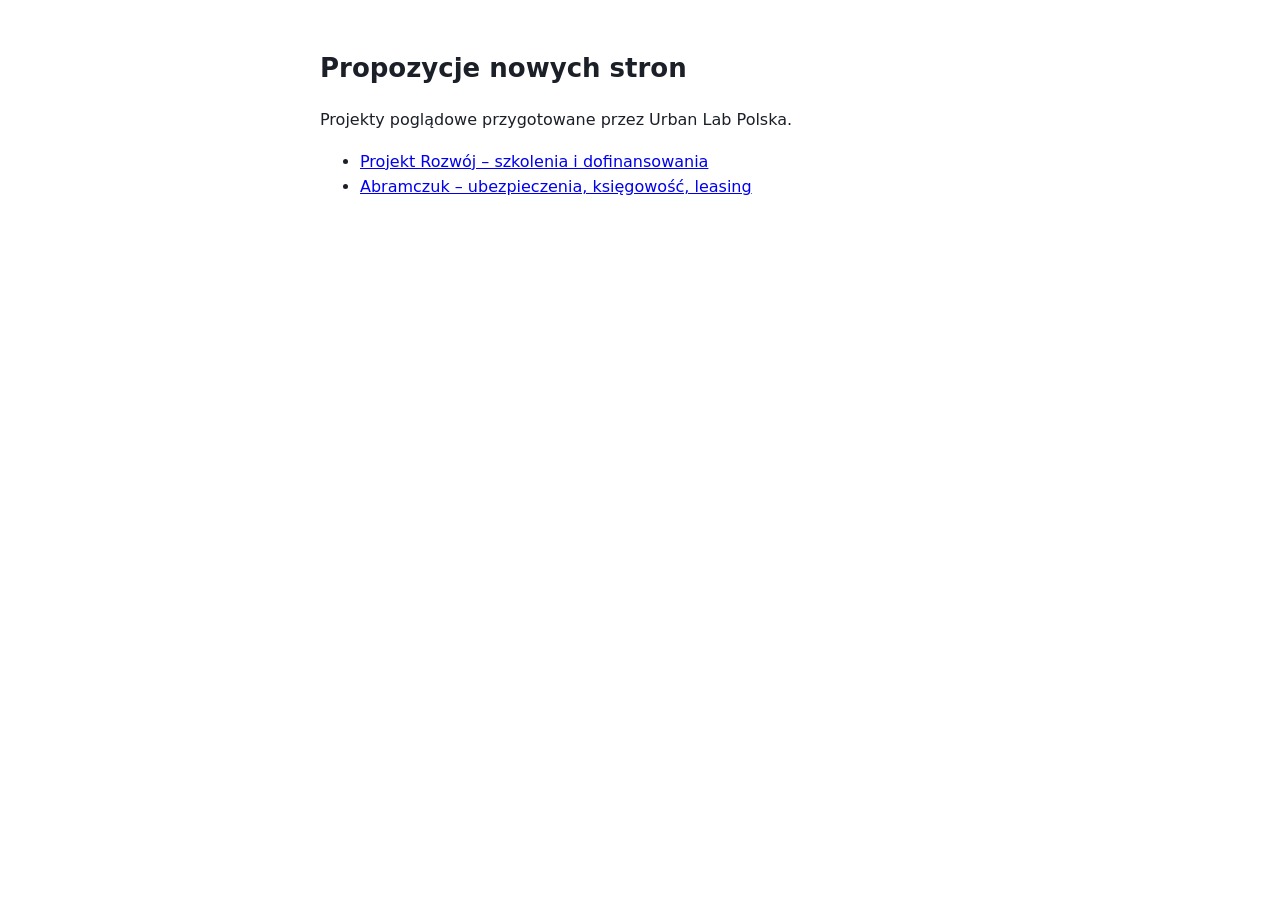
<file: propozycje/abramczuk/index.html>
<!doctype html>
<html lang="pl"><head><meta charset="utf-8"><meta name="viewport" content="width=device-width, initial-scale=1"><meta name="robots" content="noindex, nofollow"><title>Propozycje stron – Projekt Rozwój i Abramczuk</title></head>
<body style="font-family:system-ui,sans-serif;max-width:640px;margin:48px auto;padding:0 20px;line-height:1.6;color:#1B1F27">
<h1 style="font-size:26px">Propozycje nowych stron</h1>
<p>Projekty poglądowe przygotowane przez Urban Lab Polska.</p>
<ul>
<li><a href="projekt-rozwoj.html">Projekt Rozwój – szkolenia i dofinansowania</a></li>
<li><a href="ubezpieczenia.html">Abramczuk – ubezpieczenia, księgowość, leasing</a></li>
</ul>
</body></html>
</file>
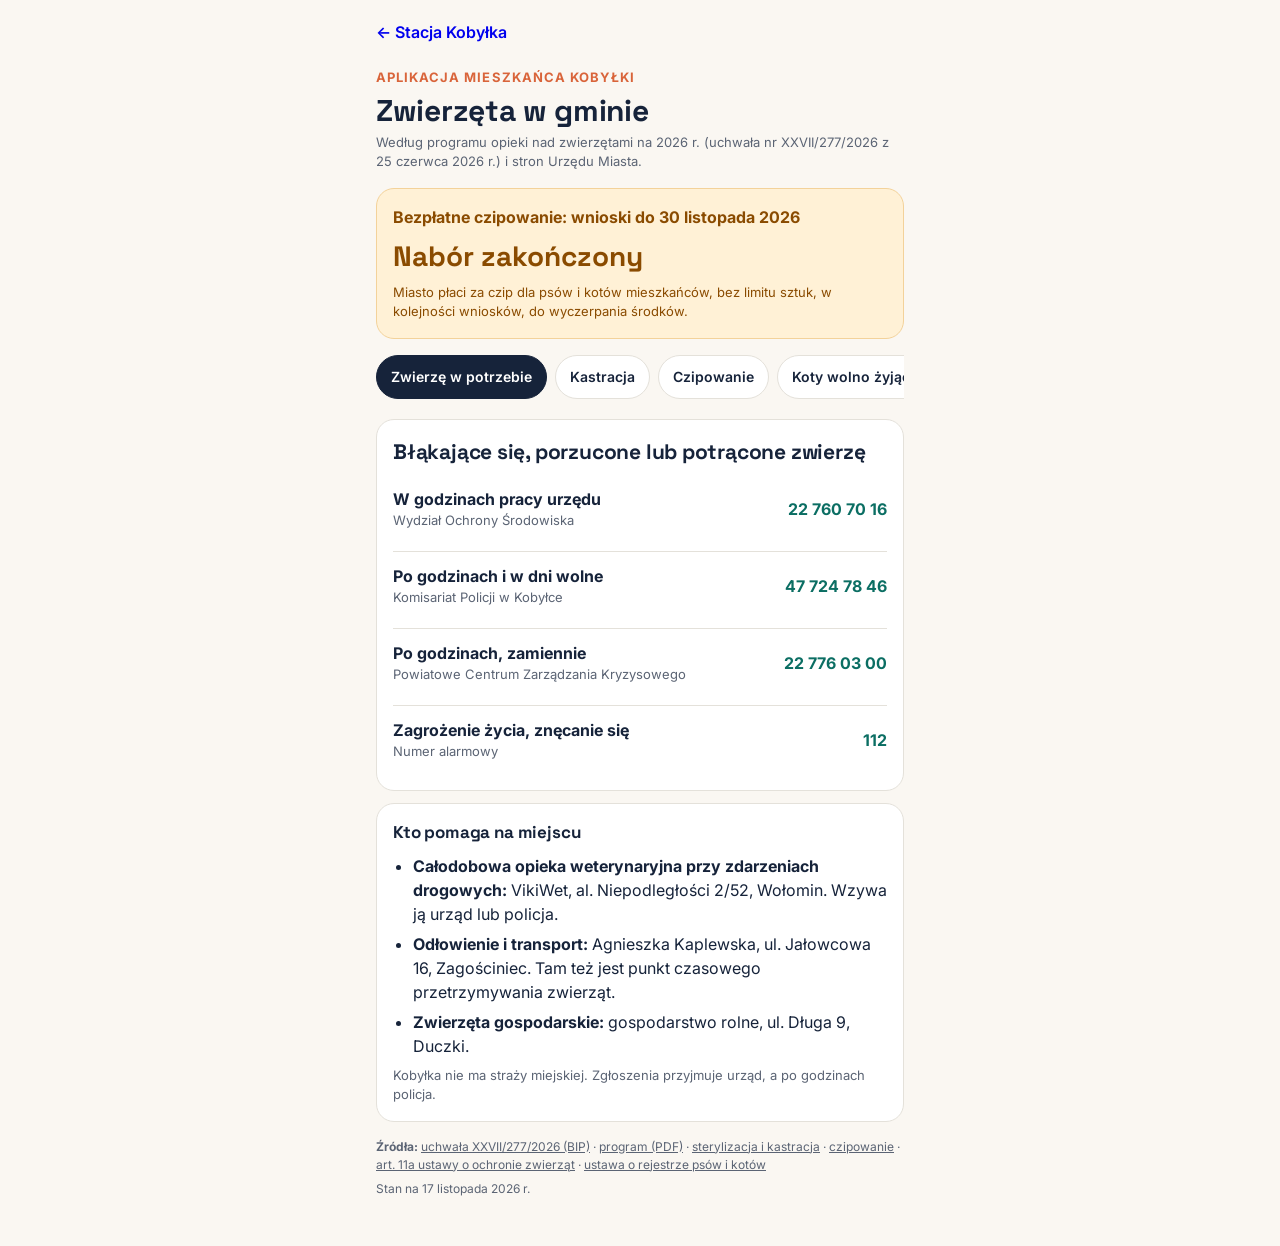
<file: kobylka/zwierzeta.html>
<!doctype html>
<html lang="pl">
<head>
<meta charset="utf-8">
<meta name="viewport" content="width=device-width, initial-scale=1">
<title>Zwierzęta w Kobyłce – moduł aplikacji mieszkańca</title>
<link href="https://fonts.googleapis.com/css2?family=Inter:wght@400;500;600;700&family=Space+Grotesk:wght@600;700&display=swap" rel="stylesheet">
<style>
:root{--ink:#16233A;--muted:#5B6474;--line:#E4E1DA;--bg:#FAF7F2;--card:#FFFFFF;--acc:#D9643A;--acc2:#FBE7DD;--ok:#0B6E63;--ok2:#E3F2EE;--warn:#8A4B00;--warn2:#FFF1D6}
*{box-sizing:border-box}
body{margin:0;background:var(--bg);font-family:Inter,system-ui,sans-serif;color:var(--ink);line-height:1.5}
.wrap{max-width:560px;margin:0 auto;padding:20px 16px 48px;display:flex;flex-direction:column;gap:16px}
h1,h2,h3{font-family:'Space Grotesk',sans-serif;margin:0;letter-spacing:-.01em}
h1{font-size:30px;line-height:1.1}
h2{font-size:21px}
h3{font-size:17px}
p{margin:0}
.top{display:flex;flex-direction:column;gap:6px}
.kicker{font-size:13px;font-weight:700;color:var(--acc);text-transform:uppercase;letter-spacing:.08em}
.alert{background:var(--warn2);border:1px solid #F3D29A;border-radius:18px;padding:16px;display:flex;flex-direction:column;gap:6px}
.alert b{color:var(--warn)}
.count{font-family:'Space Grotesk',sans-serif;font-size:28px;font-weight:700;color:var(--warn)}
nav{display:flex;gap:8px;overflow-x:auto;padding-bottom:4px;scrollbar-width:none}
nav button{flex:none;min-height:44px;padding:0 14px;border-radius:999px;border:1px solid var(--line);background:var(--card);font:inherit;font-size:14px;font-weight:600;color:var(--ink);cursor:pointer}
nav button[aria-selected="true"]{background:var(--ink);color:#fff;border-color:var(--ink)}
.panel{display:none;flex-direction:column;gap:12px}
.panel.on{display:flex}
.card{background:var(--card);border:1px solid var(--line);border-radius:18px;padding:16px;display:flex;flex-direction:column;gap:8px}
.card ul,.card ol{margin:0;padding-left:20px;display:flex;flex-direction:column;gap:6px}
.tag{align-self:flex-start;font-size:12px;font-weight:700;padding:4px 10px;border-radius:999px;background:var(--ok2);color:var(--ok)}
.tag.a{background:var(--acc2);color:var(--acc)}
.btn{display:flex;align-items:center;justify-content:space-between;min-height:48px;padding:0 16px;border-radius:14px;background:var(--ink);color:#fff;text-decoration:none;font-weight:600}
.btn.l{background:var(--card);color:var(--ink);border:1px solid var(--line)}
.tel{display:flex;justify-content:space-between;align-items:center;gap:12px;padding:12px 0;border-top:1px solid var(--line)}
.tel:first-of-type{border-top:0}
.tel a{flex:none;font-weight:700;color:var(--ok);text-decoration:none;font-size:16px;min-height:44px;display:flex;align-items:center}
.small{font-size:13px;color:var(--muted)}
.bars{display:flex;flex-direction:column;gap:10px}
.bar .row{display:flex;justify-content:space-between;font-size:14px;gap:8px}
.bar .t{height:10px;border-radius:99px;background:#EFEBE4;overflow:hidden;margin-top:4px}
.bar .t i{display:block;height:10px;background:var(--acc)}
.src{font-size:12px;color:var(--muted);word-break:break-word}
.src a{color:var(--muted)}
footer{display:flex;flex-direction:column;gap:6px}
</style>
</head>
<body>
<main class="wrap">
<p style="margin:0 0 8px"><a href="./#miasto" style="font-weight:600;text-decoration:none">← Stacja Kobyłka</a></p>

<div class="top">
<div class="kicker">Aplikacja mieszkańca Kobyłki</div>
<h1>Zwierzęta w gminie</h1>
<p class="small">Według programu opieki nad zwierzętami na 2026 r. (uchwała nr XXVII/277/2026 z 25 czerwca 2026 r.) i stron Urzędu Miasta.</p>
</div>

<div class="alert" role="status">
<b>Bezpłatne czipowanie: wnioski do 30 listopada 2026</b>
<div class="count" id="dni">—</div>
<p class="small" style="color:var(--warn)">Miasto płaci za czip dla psów i kotów mieszkańców, bez limitu sztuk, w kolejności wniosków, do wyczerpania środków.</p>
</div>

<nav role="tablist" aria-label="Tematy">
<button role="tab" aria-selected="true" data-p="pomoc">Zwierzę w potrzebie</button>
<button role="tab" aria-selected="false" data-p="kastr">Kastracja</button>
<button role="tab" aria-selected="false" data-p="czip">Czipowanie</button>
<button role="tab" aria-selected="false" data-p="koty">Koty wolno żyjące</button>
<button role="tab" aria-selected="false" data-p="adop">Adopcje</button>
<button role="tab" aria-selected="false" data-p="prog">Program w liczbach</button>
<button role="tab" aria-selected="false" data-p="prawo">Zmiany w prawie</button>
</nav>

<section class="panel on" id="pomoc" role="tabpanel" aria-label="Zwierzę w potrzebie">
<div class="card">
<h2>Błąkające się, porzucone lub potrącone zwierzę</h2>
<div class="tel"><div><b>W godzinach pracy urzędu</b><div class="small">Wydział Ochrony Środowiska</div></div><a href="tel:+48227607016">22 760 70 16</a></div>
<div class="tel"><div><b>Po godzinach i w dni wolne</b><div class="small">Komisariat Policji w Kobyłce</div></div><a href="tel:+48477247846">47 724 78 46</a></div>
<div class="tel"><div><b>Po godzinach, zamiennie</b><div class="small">Powiatowe Centrum Zarządzania Kryzysowego</div></div><a href="tel:+48227760300">22 776 03 00</a></div>
<div class="tel"><div><b>Zagrożenie życia, znęcanie się</b><div class="small">Numer alarmowy</div></div><a href="tel:112">112</a></div>
</div>
<div class="card">
<h3>Kto pomaga na miejscu</h3>
<ul>
<li><b>Całodobowa opieka weterynaryjna przy zdarzeniach drogowych:</b> VikiWet, al. Niepodległości 2/52, Wołomin. Wzywa ją urząd lub policja.</li>
<li><b>Odłowienie i transport:</b> Agnieszka Kaplewska, ul. Jałowcowa 16, Zagościniec. Tam też jest punkt czasowego przetrzymywania zwierząt.</li>
<li><b>Zwierzęta gospodarskie:</b> gospodarstwo rolne, ul. Długa 9, Duczki.</li>
</ul>
<p class="small">Kobyłka nie ma straży miejskiej. Zgłoszenia przyjmuje urząd, a po godzinach policja.</p>
</div>
</section>

<section class="panel" id="kastr" role="tabpanel" aria-label="Kastracja i sterylizacja">
<div class="card">
<span class="tag">Miasto płaci za zabieg</span>
<h2>Sterylizacja i kastracja psów i kotów</h2>
<ul>
<li>Dla mieszkańców Kobyłki, maksymalnie <b>2 zwierzęta rocznie</b> na właściciela.</li>
<li>Zwierzę musi mieć czip. Wniosek o czipowanie można złożyć razem z wnioskiem o zabieg.</li>
<li>Zabieg wykonuje VikiWet w Wołominie.</li>
<li>Badania przed zabiegiem i inne dodatkowe koszty pokrywa właściciel.</li>
</ul>
</div>
<div class="card">
<h3>Jak złożyć wniosek</h3>
<ol>
<li>Wypełnij wniosek.</li>
<li>Dołącz kopię książeczki zdrowia, dowód czipa, a dla psa potwierdzenie szczepienia przeciw wściekliźnie.</li>
<li>Złóż w kancelarii urzędu (ul. Wołomińska 1, pok. 5) albo przez e-Doręczenia: AE:PL-64521-19305-ISIFJ-23.</li>
</ol>
<a class="btn" href="https://www.kobylka.pl/Common/pobierzPlik/id/1967/module_short/port/obj_id/3537/culture/pl/version/pub.html">Pobierz wniosek o zabieg <span aria-hidden="true">↓</span></a>
<div class="tel"><div><b>Pytania</b><div class="small">Sabina Strzępka, Wydział Ochrony Środowiska, sabina.strzepka@kobylka.pl</div></div><a href="tel:+48227607016">22 760 70 16</a></div>
</div>
</section>

<section class="panel" id="czip" role="tabpanel" aria-label="Czipowanie">
<div class="card">
<span class="tag a">Wnioski do 30.11.2026</span>
<h2>Bezpłatne czipowanie</h2>
<ul>
<li>Dla psów i kotów mieszkańców Kobyłki, bez limitu liczby zwierząt.</li>
<li>Decyduje kolejność wniosków, do wyczerpania środków.</li>
<li>Gabinet wszczepia 15-cyfrowy czip i wpisuje zwierzę do bazy, np. SAFE-ANIMAL.</li>
<li>Do wniosku dołącz kopię książeczki zdrowia, a dla psa potwierdzenie szczepienia przeciw wściekliźnie.</li>
</ul>
<a class="btn" href="https://kobylka.pl/Common/pobierzPlik/id/1966/module_short/port/obj_id/3538/culture/pl/version/pub.html">Pobierz wniosek o czipowanie <span aria-hidden="true">↓</span></a>
</div>
<div class="card">
<h3>Dlaczego warto</h3>
<p>Zaczipowane zwierzę szybciej wraca do domu, gdy się zgubi. Czip jest też warunkiem bezpłatnej kastracji. Za około dwa lata czipowanie psów będzie obowiązkowe w całym kraju.</p>
</div>
</section>

<section class="panel" id="koty" role="tabpanel" aria-label="Koty wolno żyjące">
<div class="card">
<h2>Opiekujesz się kotami wolno żyjącymi?</h2>
<ul>
<li><b>Zarejestruj się jako opiekun</b> w urzędzie. Musisz być pełnoletni. Urząd może przyjść na wizję lokalną.</li>
<li><b>Karma od miasta</b> jest wydawana na parkingu przy urzędzie, ul. Wołomińska 1. Osobom starszym i z niepełnosprawnością urząd może ją dowieźć.</li>
<li><b>Ocieplane budki</b> można dostać na pisemny wniosek.</li>
<li><b>Ranne koty i osierocone kocięta</b> zgłaszaj w urzędzie pod numerem 22 760 70 16.</li>
</ul>
<p class="small">Odłowione koty są czipowane, szczepione, sterylizowane i wracają tam, gdzie żyły.</p>
</div>
</section>

<section class="panel" id="adop" role="tabpanel" aria-label="Adopcje">
<div class="card">
<h2>Szukasz zwierzęcia albo zgubiłeś swoje?</h2>
<ul>
<li><b>Schronisko:</b> Przedsiębiorstwo Wielobranżowe „PERRO”, Małe Boże 7a.</li>
<li><b>Punkt czasowego przetrzymywania:</b> ul. Jałowcowa 16, Zagościniec. Ogłasza zwierzęta do adopcji i szuka właścicieli w internecie.</li>
<li><b>Urząd Miasta</b> publikuje ogłoszenia o adopcji na swojej stronie i w mediach społecznościowych.</li>
</ul>
</div>
</section>

<section class="panel" id="prog" role="tabpanel" aria-label="Program w liczbach">
<div class="card">
<h2>682 005 zł na zwierzęta w 2026 r.</h2>
<p class="small">Tak rozkłada się budżet programu opieki nad zwierzętami.</p>
<div class="bars" id="bars"></div>
</div>
<div class="card">
<h3>Warto wiedzieć</h3>
<ul>
<li>Na zabiegi i czipy dla zwierząt mieszkańców idzie 49 420 zł, czyli 7% programu.</li>
<li>Ustawa wymaga uchwalenia programu do 31 marca. W 2026 r. rada uchwaliła go 25 czerwca.</li>
<li>Sprawozdanie z wykonania programu burmistrz przedstawia w I kwartale 2027 r.</li>
</ul>
</div>
</section>

<section class="panel" id="prawo" role="tabpanel" aria-label="Zmiany w prawie">
<div class="card">
<span class="tag a">Około lata 2027 r.</span>
<h2>Koniec psów na łańcuchach</h2>
<p>Ustawa z 3 lipca 2026 r. została podpisana 24 lipca 2026 r. i wchodzi w życie 12 miesięcy po ogłoszeniu. Psy mają mieć solidny kojec, ocieploną drewnianą budę i regularny ruch poza kojcem. Wymiary kojców określi rozporządzenie. Dokładną datę podamy po jej potwierdzeniu.</p>
<p class="small">Do tego czasu obowiązują obecne przepisy, w tym zakaz trzymania psa na uwięzi dłużej niż 12 godzin na dobę.</p>
</div>
<div class="card">
<span class="tag a">Około 2028 r.</span>
<h2>Krajowy rejestr psów i kotów</h2>
<p>Ustawa o Krajowym Rejestrze Oznakowanych Psów i Kotów (Dz.U. 2026 poz. 755) wchodzi w życie 2 lata po ogłoszeniu. Wtedy psa trzeba będzie zaczipować i zarejestrować przed pierwszym szczepieniem na wściekliznę. Dziś takiego obowiązku jeszcze nie ma.</p>
</div>
</section>

<footer>
<div class="src"><b>Źródła:</b>
<a href="https://kobylka.bipgmina.pl/wiadomosci/4950/wiadomosc/891621/uchwala_nr_xxvii2772026_rady_miasta_kobylka_z_dnia_25_czerwca_20">uchwała XXVII/277/2026 (BIP)</a> ·
<a href="https://bip-v1-files.idcom-jst.pl/sites/46729/wiadomosci/891621/files/xxvii_277_2026_program_opieki_nad_zwierzetami.pdf">program (PDF)</a> ·
<a href="https://www.kobylka.pl/strona-3537-sterylizacja_kastracja_zwierzat.html">sterylizacja i kastracja</a> ·
<a href="https://kobylka.pl/strona-3538-elektroniczne_znakowanie_zwierzat.html">czipowanie</a> ·
<a href="https://standardyprawa.pl/akt/275/art/35089">art. 11a ustawy o ochronie zwierząt</a> ·
<a href="https://www.infor.pl/akt-prawny/DZU.2026.161.0000755,ustawa-o-krajowym-rejestrze-oznakowanych-psow-i-kotow.html">ustawa o rejestrze psów i kotów</a></div>
<div class="src">Stan na 17 listopada 2026 r.</div>
</footer>
</main>
<script>
(function(){
  var tabs=document.querySelectorAll('nav button');
  tabs.forEach(function(b){b.addEventListener('click',function(){
    tabs.forEach(function(x){x.setAttribute('aria-selected','false')});
    b.setAttribute('aria-selected','true');
    document.querySelectorAll('.panel').forEach(function(p){p.classList.toggle('on',p.id===b.dataset.p)});
  })});
  var end=new Date(2026,10,30,23,59,59), now=new Date();
  var d=Math.ceil((end-now)/86400000), el=document.getElementById('dni');
  el.textContent = d>1 ? 'Zostało '+d+' dni' : d===1 ? 'Został 1 dzień' : 'Nabór zakończony';
  var B=[['Całodobowa opieka weterynaryjna, szukanie właścicieli, ślepe mioty',414325],['Odławianie zwierząt',154440],['Sterylizacja, kastracja i czipowanie zwierząt mieszkańców',49420],['Miejsca w schronisku',41820],['Edukacja i adopcje',10000],['Karma dla kotów wolno żyjących',8000],['Sterylizacja w schronisku',2000],['Gospodarstwo rolne',2000]];
  var tot=682005, h='';
  B.forEach(function(x){var p=Math.round(x[1]/tot*100);
    h+='<div class="bar"><div class="row"><span>'+x[0]+'</span><b>'+x[1].toLocaleString('pl-PL')+' zł</b></div><div class="t" role="img" aria-label="'+p+' procent budżetu"><i style="width:'+Math.max(p,1)+'%"></i></div></div>'});
  document.getElementById('bars').innerHTML=h;
})();
</script>
</body>
</html>
</file>
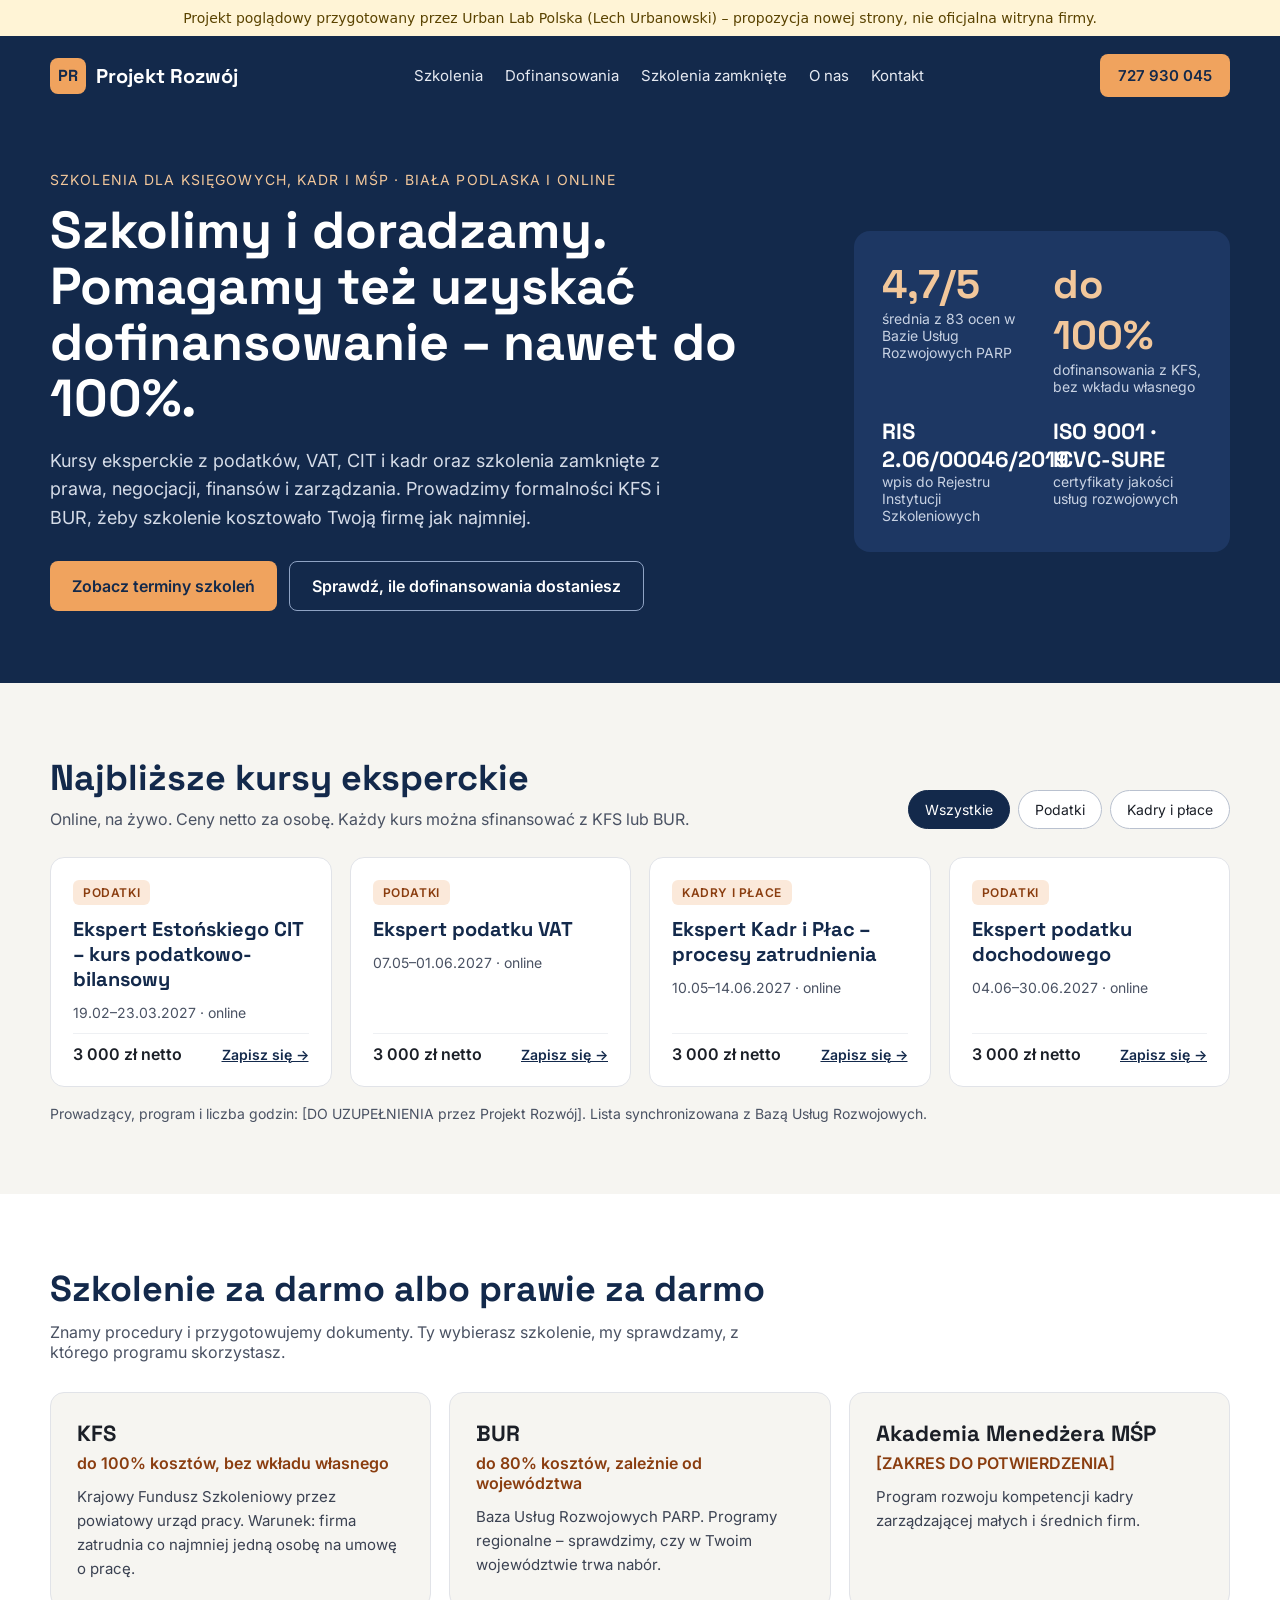
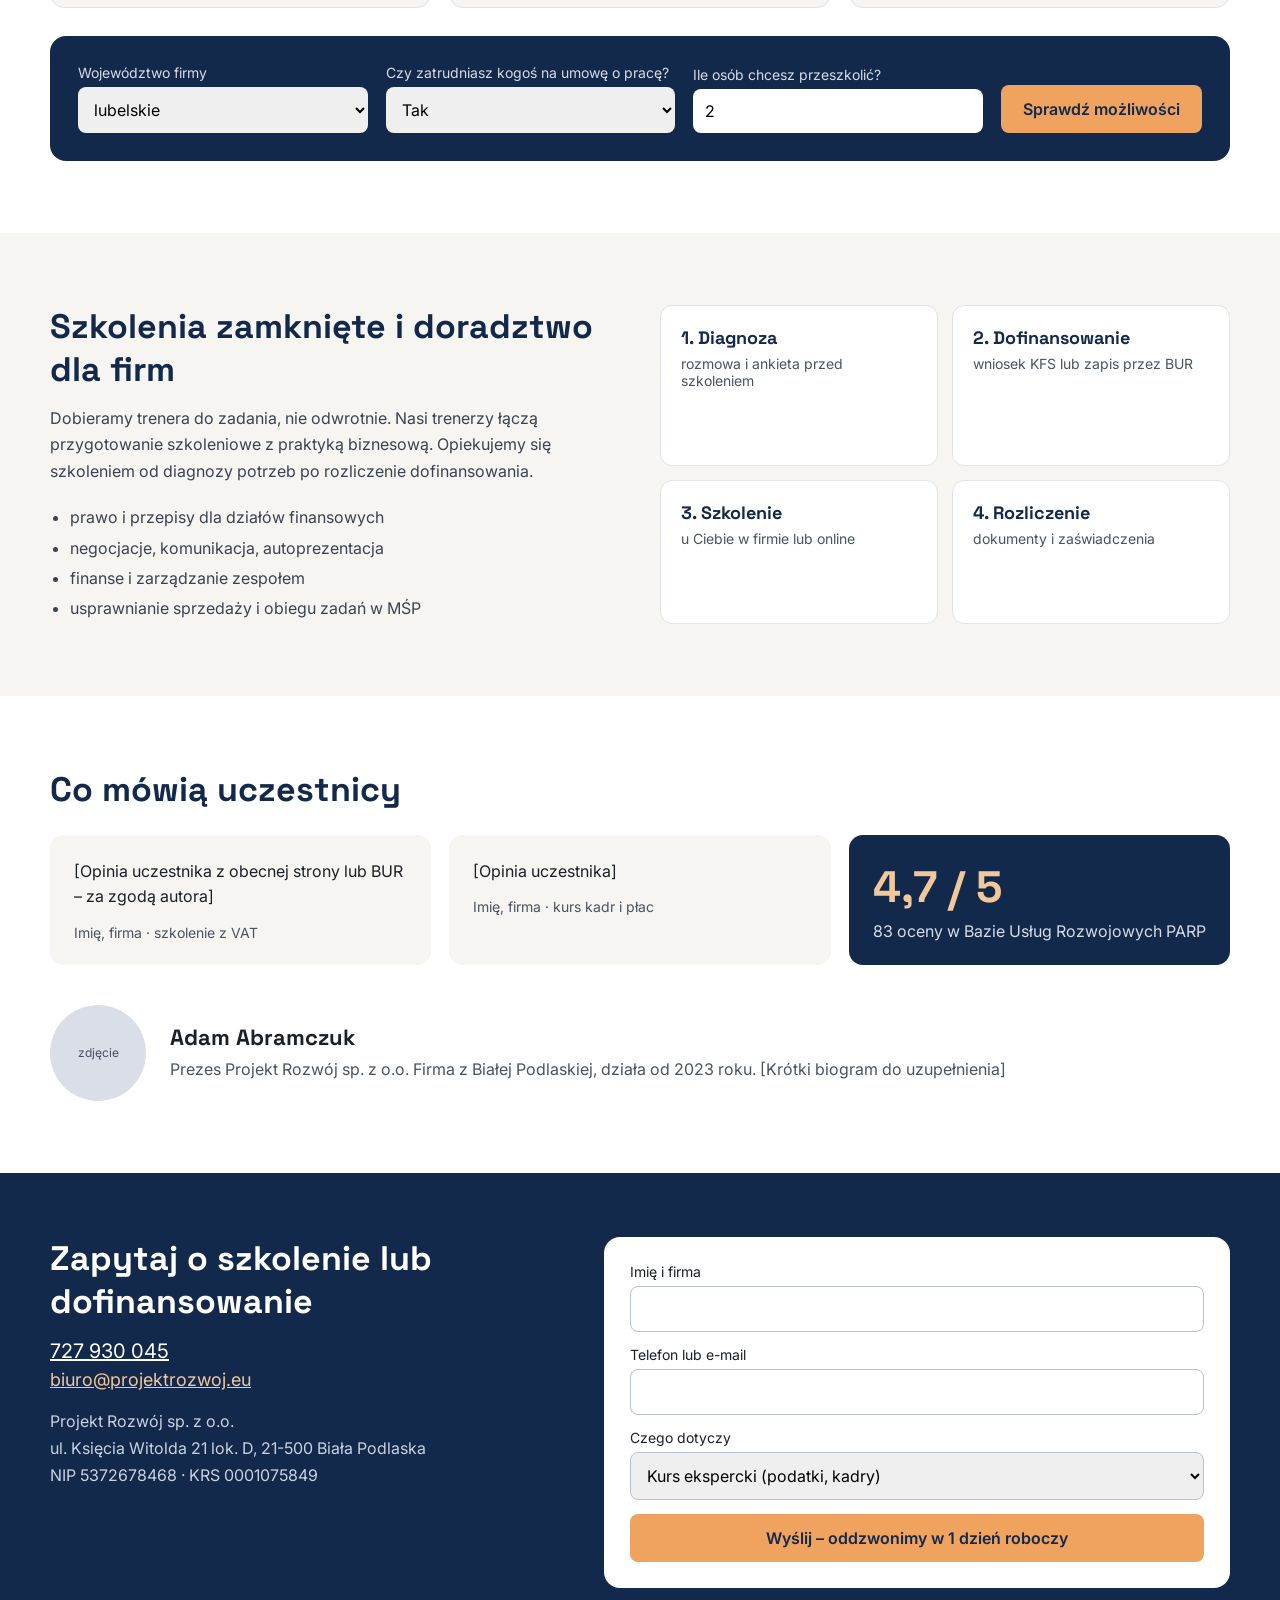
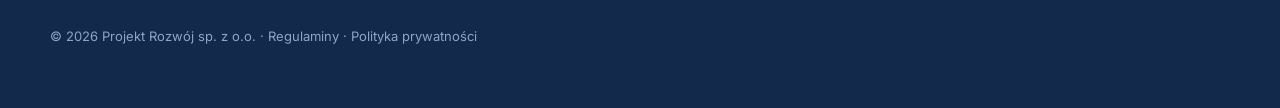
<file: propozycje/abramczuk/projekt-rozwoj.html>
<!doctype html>
<html lang="pl">
<head>
<meta charset="utf-8">
<meta name="viewport" content="width=device-width, initial-scale=1">
<meta name="robots" content="noindex, nofollow">
<title>Projekt Rozwój – szkolenia i dofinansowania – projekt poglądowy</title>

<link rel="preconnect" href="https://fonts.googleapis.com">
<link href="https://fonts.googleapis.com/css2?family=Inter:wght@400;500;600&amp;family=Space+Grotesk:wght@500;700&amp;display=swap" rel="stylesheet">
<style>
body{margin:0;background:#F6F5F1}
a{color:#13294B}a:hover{color:#B5541A}
</style>

</head>
<body>
<div style="background:#FFF4D6;color:#5A4300;font-family:system-ui,sans-serif;font-size:14px;padding:10px 16px;text-align:center">Projekt poglądowy przygotowany przez Urban Lab Polska (Lech Urbanowski) – propozycja nowej strony, nie oficjalna witryna firmy.</div>

<div style="font-family: Inter, system-ui, sans-serif; color: #1B1F27; background: #F6F5F1; width: 100%">

<header style="background: #13294B; color: #fff">
<div style="max-width: 1180px; margin: 0 auto; padding: 18px 24px; display: flex; flex-wrap: wrap; gap: 16px; align-items: center; justify-content: space-between">
<a href="#start" style="color: #fff; text-decoration: none; display: flex; gap: 10px; align-items: center">
<span style="width: 36px; height: 36px; border-radius: 8px; background: #F0A35E; display: flex; align-items: center; justify-content: center; font-family: 'Space Grotesk', sans-serif; font-weight: 700; color: #13294B">PR</span>
<span style="font-family: 'Space Grotesk', sans-serif; font-weight: 700; font-size: 20px">Projekt Rozwój</span>
</a>
<nav aria-label="Menu główne" style="display: flex; flex-wrap: wrap; gap: 22px; font-size: 15px">
<a href="#szkolenia" style="color: #E6EAF2; text-decoration: none">Szkolenia</a>
<a href="#dofinansowania" style="color: #E6EAF2; text-decoration: none">Dofinansowania</a>
<a href="#dla-firm" style="color: #E6EAF2; text-decoration: none">Szkolenia zamknięte</a>
<a href="#o-nas" style="color: #E6EAF2; text-decoration: none">O nas</a>
<a href="#kontakt" style="color: #E6EAF2; text-decoration: none">Kontakt</a>
</nav>
<a href="tel:+48727930045" style="background: #F0A35E; color: #13294B; font-weight: 600; text-decoration: none; padding: 12px 18px; border-radius: 8px; font-size: 15px">727 930 045</a>
</div>
</header>

<section id="start" style="background: #13294B; color: #fff; padding: 56px 24px 72px">
<div style="max-width: 1180px; margin: 0 auto; display: flex; flex-wrap: wrap; gap: 48px; align-items: center">
<div style="flex: 999 1 520px; min-width: 0">
<p style="margin: 0 0 14px; font-size: 14px; letter-spacing: .08em; text-transform: uppercase; color: #F2C79B">Szkolenia dla księgowych, kadr i MŚP · Biała Podlaska i online</p>
<h1 style="margin: 0 0 20px; font-family: 'Space Grotesk', sans-serif; font-size: 52px; line-height: 1.08">Szkolimy i doradzamy. Pomagamy też uzyskać dofinansowanie – nawet do 100%.</h1>
<p style="margin: 0 0 28px; font-size: 18px; line-height: 1.6; color: #D5DCE8; max-width: 620px">Kursy eksperckie z podatków, VAT, CIT i kadr oraz szkolenia zamknięte z prawa, negocjacji, finansów i zarządzania. Prowadzimy formalności KFS i BUR, żeby szkolenie kosztowało Twoją firmę jak najmniej.</p>
<div style="display: flex; flex-wrap: wrap; gap: 12px">
<a href="#szkolenia" style="background: #F0A35E; color: #13294B; font-weight: 600; text-decoration: none; padding: 15px 22px; border-radius: 8px">Zobacz terminy szkoleń</a>
<a href="#kalkulator" style="border: 1.5px solid #8FA3C4; color: #fff; font-weight: 600; text-decoration: none; padding: 14px 22px; border-radius: 8px">Sprawdź, ile dofinansowania dostaniesz</a>
</div>
</div>
<div style="flex: 1 1 320px; background: #1D3763; border-radius: 16px; padding: 28px; display: grid; grid-template-columns: repeat(2, minmax(0, 1fr)); gap: 22px">
<div><div style="font-family: 'Space Grotesk', sans-serif; font-size: 40px; font-weight: 700; color: #F2C79B">4,7/5</div><div style="font-size: 14px; color: #C8D2E3">średnia z 83 ocen w Bazie Usług Rozwojowych PARP</div></div>
<div><div style="font-family: 'Space Grotesk', sans-serif; font-size: 40px; font-weight: 700; color: #F2C79B">do 100%</div><div style="font-size: 14px; color: #C8D2E3">dofinansowania z KFS, bez wkładu własnego</div></div>
<div><div style="font-family: 'Space Grotesk', sans-serif; font-size: 22px; font-weight: 700">RIS 2.06/00046/2019</div><div style="font-size: 14px; color: #C8D2E3">wpis do Rejestru Instytucji Szkoleniowych</div></div>
<div><div style="font-family: 'Space Grotesk', sans-serif; font-size: 22px; font-weight: 700">ISO 9001 · ICVC-SURE</div><div style="font-size: 14px; color: #C8D2E3">certyfikaty jakości usług rozwojowych</div></div>
</div>
</div>
</section>

<section id="szkolenia" style="padding: 72px 24px">
<div style="max-width: 1180px; margin: 0 auto">
<div style="display: flex; flex-wrap: wrap; gap: 16px; justify-content: space-between; align-items: end; margin-bottom: 28px">
<div><h2 style="margin: 0 0 8px; font-family: 'Space Grotesk', sans-serif; font-size: 36px; color: #13294B">Najbliższe kursy eksperckie</h2><p style="margin: 0; color: #4A5263">Online, na żywo. Ceny netto za osobę. Każdy kurs można sfinansować z KFS lub BUR.</p></div>
<div role="group" aria-label="Filtr tematu" style="display: flex; flex-wrap: wrap; gap: 8px">
<button style="font: inherit; font-size: 14px; padding: 10px 16px; border-radius: 999px; border: 1.5px solid #13294B; background: #13294B; color: #fff">Wszystkie</button>
<button style="font: inherit; font-size: 14px; padding: 10px 16px; border-radius: 999px; border: 1.5px solid #B9C1CF; background: #fff; color: #1B1F27">Podatki</button>
<button style="font: inherit; font-size: 14px; padding: 10px 16px; border-radius: 999px; border: 1.5px solid #B9C1CF; background: #fff; color: #1B1F27">Kadry i płace</button>
</div>
</div>
<div style="display: grid; grid-template-columns: repeat(auto-fill, minmax(260px, 1fr)); gap: 18px">

<article style="background: #fff; border: 1px solid #E1E3E8; border-radius: 14px; padding: 22px; display: flex; flex-direction: column; gap: 12px">
<span style="align-self: flex-start; font-size: 12px; font-weight: 600; letter-spacing: .05em; text-transform: uppercase; color: #8A3D0F; background: #FBE9DA; padding: 5px 10px; border-radius: 6px">Podatki</span>
<h3 style="margin: 0; font-family: 'Space Grotesk', sans-serif; font-size: 20px; line-height: 1.25; color: #13294B">Ekspert Estońskiego CIT – kurs podatkowo-bilansowy</h3>
<p style="margin: 0; font-size: 14px; color: #4A5263">19.02–23.03.2027 · online</p>
<div style="margin-top: auto; display: flex; justify-content: space-between; align-items: center; gap: 10px; padding-top: 10px; border-top: 1px solid #EEF0F3">
<span style="font-weight: 600">3 000 zł netto</span>
<a href="#kontakt" style="font-size: 14px; font-weight: 600; color: #13294B">Zapisz się →</a>
</div>
</article>

<article style="background: #fff; border: 1px solid #E1E3E8; border-radius: 14px; padding: 22px; display: flex; flex-direction: column; gap: 12px">
<span style="align-self: flex-start; font-size: 12px; font-weight: 600; letter-spacing: .05em; text-transform: uppercase; color: #8A3D0F; background: #FBE9DA; padding: 5px 10px; border-radius: 6px">Podatki</span>
<h3 style="margin: 0; font-family: 'Space Grotesk', sans-serif; font-size: 20px; line-height: 1.25; color: #13294B">Ekspert podatku VAT</h3>
<p style="margin: 0; font-size: 14px; color: #4A5263">07.05–01.06.2027 · online</p>
<div style="margin-top: auto; display: flex; justify-content: space-between; align-items: center; gap: 10px; padding-top: 10px; border-top: 1px solid #EEF0F3">
<span style="font-weight: 600">3 000 zł netto</span>
<a href="#kontakt" style="font-size: 14px; font-weight: 600; color: #13294B">Zapisz się →</a>
</div>
</article>

<article style="background: #fff; border: 1px solid #E1E3E8; border-radius: 14px; padding: 22px; display: flex; flex-direction: column; gap: 12px">
<span style="align-self: flex-start; font-size: 12px; font-weight: 600; letter-spacing: .05em; text-transform: uppercase; color: #8A3D0F; background: #FBE9DA; padding: 5px 10px; border-radius: 6px">Kadry i płace</span>
<h3 style="margin: 0; font-family: 'Space Grotesk', sans-serif; font-size: 20px; line-height: 1.25; color: #13294B">Ekspert Kadr i Płac – procesy zatrudnienia</h3>
<p style="margin: 0; font-size: 14px; color: #4A5263">10.05–14.06.2027 · online</p>
<div style="margin-top: auto; display: flex; justify-content: space-between; align-items: center; gap: 10px; padding-top: 10px; border-top: 1px solid #EEF0F3">
<span style="font-weight: 600">3 000 zł netto</span>
<a href="#kontakt" style="font-size: 14px; font-weight: 600; color: #13294B">Zapisz się →</a>
</div>
</article>

<article style="background: #fff; border: 1px solid #E1E3E8; border-radius: 14px; padding: 22px; display: flex; flex-direction: column; gap: 12px">
<span style="align-self: flex-start; font-size: 12px; font-weight: 600; letter-spacing: .05em; text-transform: uppercase; color: #8A3D0F; background: #FBE9DA; padding: 5px 10px; border-radius: 6px">Podatki</span>
<h3 style="margin: 0; font-family: 'Space Grotesk', sans-serif; font-size: 20px; line-height: 1.25; color: #13294B">Ekspert podatku dochodowego</h3>
<p style="margin: 0; font-size: 14px; color: #4A5263">04.06–30.06.2027 · online</p>
<div style="margin-top: auto; display: flex; justify-content: space-between; align-items: center; gap: 10px; padding-top: 10px; border-top: 1px solid #EEF0F3">
<span style="font-weight: 600">3 000 zł netto</span>
<a href="#kontakt" style="font-size: 14px; font-weight: 600; color: #13294B">Zapisz się →</a>
</div>
</article>

</div>
<p style="margin: 18px 0 0; font-size: 14px; color: #4A5263">Prowadzący, program i liczba godzin: [DO UZUPEŁNIENIA przez Projekt Rozwój]. Lista synchronizowana z Bazą Usług Rozwojowych.</p>
</div>
</section>

<section id="dofinansowania" style="background: #fff; padding: 72px 24px">
<div style="max-width: 1180px; margin: 0 auto">
<h2 style="margin: 0 0 10px; font-family: 'Space Grotesk', sans-serif; font-size: 36px; color: #13294B">Szkolenie za darmo albo prawie za darmo</h2>
<p style="margin: 0 0 30px; color: #4A5263; max-width: 720px">Znamy procedury i przygotowujemy dokumenty. Ty wybierasz szkolenie, my sprawdzamy, z którego programu skorzystasz.</p>
<div style="display: grid; grid-template-columns: repeat(auto-fit, minmax(280px, 1fr)); gap: 18px">
<div style="border: 1px solid #E1E3E8; border-radius: 14px; padding: 26px; background: #F6F5F1">
<h3 style="margin: 0 0 6px; font-family: 'Space Grotesk', sans-serif; font-size: 22px">KFS</h3>
<p style="margin: 0 0 12px; font-weight: 600; color: #8A3D0F">do 100% kosztów, bez wkładu własnego</p>
<p style="margin: 0; font-size: 15px; line-height: 1.6; color: #3B4252">Krajowy Fundusz Szkoleniowy przez powiatowy urząd pracy. Warunek: firma zatrudnia co najmniej jedną osobę na umowę o pracę.</p>
</div>
<div style="border: 1px solid #E1E3E8; border-radius: 14px; padding: 26px; background: #F6F5F1">
<h3 style="margin: 0 0 6px; font-family: 'Space Grotesk', sans-serif; font-size: 22px">BUR</h3>
<p style="margin: 0 0 12px; font-weight: 600; color: #8A3D0F">do 80% kosztów, zależnie od województwa</p>
<p style="margin: 0; font-size: 15px; line-height: 1.6; color: #3B4252">Baza Usług Rozwojowych PARP. Programy regionalne – sprawdzimy, czy w Twoim województwie trwa nabór.</p>
</div>
<div style="border: 1px solid #E1E3E8; border-radius: 14px; padding: 26px; background: #F6F5F1">
<h3 style="margin: 0 0 6px; font-family: 'Space Grotesk', sans-serif; font-size: 22px">Akademia Menedżera MŚP</h3>
<p style="margin: 0 0 12px; font-weight: 600; color: #8A3D0F">[ZAKRES DO POTWIERDZENIA]</p>
<p style="margin: 0; font-size: 15px; line-height: 1.6; color: #3B4252">Program rozwoju kompetencji kadry zarządzającej małych i średnich firm.</p>
</div>
</div>

<form id="kalkulator" aria-label="Sprawdź dofinansowanie" style="margin-top: 28px; background: #13294B; color: #fff; border-radius: 16px; padding: 28px; display: flex; flex-wrap: wrap; gap: 18px; align-items: end">
<div style="flex: 1 1 220px"><label for="woj" style="display: block; font-size: 14px; margin-bottom: 6px; color: #D5DCE8">Województwo firmy</label><select id="woj" style="width: 100%; font: inherit; padding: 12px; border-radius: 8px; border: 0"><option>lubelskie</option><option>mazowieckie</option><option>podlaskie</option></select></div>
<div style="flex: 1 1 220px"><label for="umowa" style="display: block; font-size: 14px; margin-bottom: 6px; color: #D5DCE8">Czy zatrudniasz kogoś na umowę o pracę?</label><select id="umowa" style="width: 100%; font: inherit; padding: 12px; border-radius: 8px; border: 0"><option>Tak</option><option>Nie</option></select></div>
<div style="flex: 1 1 220px"><label for="osoby" style="display: block; font-size: 14px; margin-bottom: 6px; color: #D5DCE8">Ile osób chcesz przeszkolić?</label><input id="osoby" type="number" value="2" style="width: 100%; box-sizing: border-box; font: inherit; padding: 12px; border-radius: 8px; border: 0"></div>
<button type="button" style="flex: 0 0 auto; font: inherit; font-weight: 600; background: #F0A35E; color: #13294B; border: 0; padding: 14px 22px; border-radius: 8px">Sprawdź możliwości</button>
</form>
</div>
</section>

<section id="dla-firm" style="padding: 72px 24px">
<div style="max-width: 1180px; margin: 0 auto; display: flex; flex-wrap: wrap; gap: 40px">
<div style="flex: 1 1 420px">
<h2 style="margin: 0 0 14px; font-family: 'Space Grotesk', sans-serif; font-size: 34px; color: #13294B">Szkolenia zamknięte i doradztwo dla firm</h2>
<p style="margin: 0 0 18px; line-height: 1.65; color: #3B4252">Dobieramy trenera do zadania, nie odwrotnie. Nasi trenerzy łączą przygotowanie szkoleniowe z praktyką biznesową. Opiekujemy się szkoleniem od diagnozy potrzeb po rozliczenie dofinansowania.</p>
<ul style="margin: 0; padding-left: 20px; line-height: 1.9; color: #3B4252">
<li>prawo i przepisy dla działów finansowych</li>
<li>negocjacje, komunikacja, autoprezentacja</li>
<li>finanse i zarządzanie zespołem</li>
<li>usprawnianie sprzedaży i obiegu zadań w MŚP</li>
</ul>
</div>
<div style="flex: 1 1 420px; display: grid; grid-template-columns: repeat(2, minmax(0, 1fr)); gap: 14px">
<div style="background: #fff; border-radius: 12px; padding: 20px; border: 1px solid #E1E3E8"><div style="font-family: 'Space Grotesk', sans-serif; font-weight: 700; font-size: 18px; color: #13294B">1. Diagnoza</div><p style="margin: 6px 0 0; font-size: 14px; color: #4A5263">rozmowa i ankieta przed szkoleniem</p></div>
<div style="background: #fff; border-radius: 12px; padding: 20px; border: 1px solid #E1E3E8"><div style="font-family: 'Space Grotesk', sans-serif; font-weight: 700; font-size: 18px; color: #13294B">2. Dofinansowanie</div><p style="margin: 6px 0 0; font-size: 14px; color: #4A5263">wniosek KFS lub zapis przez BUR</p></div>
<div style="background: #fff; border-radius: 12px; padding: 20px; border: 1px solid #E1E3E8"><div style="font-family: 'Space Grotesk', sans-serif; font-weight: 700; font-size: 18px; color: #13294B">3. Szkolenie</div><p style="margin: 6px 0 0; font-size: 14px; color: #4A5263">u Ciebie w firmie lub online</p></div>
<div style="background: #fff; border-radius: 12px; padding: 20px; border: 1px solid #E1E3E8"><div style="font-family: 'Space Grotesk', sans-serif; font-weight: 700; font-size: 18px; color: #13294B">4. Rozliczenie</div><p style="margin: 6px 0 0; font-size: 14px; color: #4A5263">dokumenty i zaświadczenia</p></div>
</div>
</div>
</section>

<section id="o-nas" style="background: #fff; padding: 72px 24px">
<div style="max-width: 1180px; margin: 0 auto">
<h2 style="margin: 0 0 24px; font-family: 'Space Grotesk', sans-serif; font-size: 34px; color: #13294B">Co mówią uczestnicy</h2>
<div style="display: grid; grid-template-columns: repeat(auto-fit, minmax(280px, 1fr)); gap: 18px">
<figure style="margin: 0; background: #F6F5F1; border-radius: 14px; padding: 24px"><blockquote style="margin: 0 0 14px; line-height: 1.6">[Opinia uczestnika z obecnej strony lub BUR – za zgodą autora]</blockquote><figcaption style="font-size: 14px; color: #4A5263">Imię, firma · szkolenie z VAT</figcaption></figure>
<figure style="margin: 0; background: #F6F5F1; border-radius: 14px; padding: 24px"><blockquote style="margin: 0 0 14px; line-height: 1.6">[Opinia uczestnika]</blockquote><figcaption style="font-size: 14px; color: #4A5263">Imię, firma · kurs kadr i płac</figcaption></figure>
<figure style="margin: 0; background: #13294B; color: #fff; border-radius: 14px; padding: 24px"><div style="font-family: 'Space Grotesk', sans-serif; font-size: 44px; font-weight: 700; color: #F2C79B">4,7 / 5</div><p style="margin: 6px 0 0; color: #D5DCE8">83 oceny w Bazie Usług Rozwojowych PARP</p></figure>
</div>
<div style="margin-top: 40px; display: flex; flex-wrap: wrap; gap: 24px; align-items: center">
<div style="width: 96px; height: 96px; border-radius: 50%; background: #D9DEE7; display: flex; align-items: center; justify-content: center; font-size: 12px; color: #4A5263; text-align: center">zdjęcie</div>
<div style="flex: 1 1 400px"><h3 style="margin: 0 0 6px; font-family: 'Space Grotesk', sans-serif; font-size: 22px">Adam Abramczuk</h3><p style="margin: 0; color: #4A5263; line-height: 1.6">Prezes Projekt Rozwój sp. z o.o. Firma z Białej Podlaskiej, działa od 2023 roku. [Krótki biogram do uzupełnienia]</p></div>
</div>
</div>
</section>

<section id="kontakt" style="background: #13294B; color: #fff; padding: 64px 24px">
<div style="max-width: 1180px; margin: 0 auto; display: flex; flex-wrap: wrap; gap: 40px">
<div style="flex: 1 1 360px">
<h2 style="margin: 0 0 16px; font-family: 'Space Grotesk', sans-serif; font-size: 34px">Zapytaj o szkolenie lub dofinansowanie</h2>
<p style="margin: 0 0 6px; font-size: 20px"><a href="tel:+48727930045" style="color: #fff">727 930 045</a></p>
<p style="margin: 0 0 18px; font-size: 18px"><a href="mailto:biuro@projektrozwoj.eu" style="color: #F2C79B">biuro@projektrozwoj.eu</a></p>
<p style="margin: 0; color: #C8D2E3; line-height: 1.7">Projekt Rozwój sp. z o.o.<br>ul. Księcia Witolda 21 lok. D, 21-500 Biała Podlaska<br>NIP 5372678468 · KRS 0001075849</p>
</div>
<form aria-label="Formularz kontaktowy" style="flex: 1 1 420px; background: #fff; color: #1B1F27; border-radius: 16px; padding: 26px; display: grid; gap: 14px">
<div><label for="f-imie" style="display: block; font-size: 14px; margin-bottom: 6px">Imię i firma</label><input id="f-imie" style="width: 100%; box-sizing: border-box; font: inherit; padding: 12px; border: 1px solid #B9C1CF; border-radius: 8px"></div>
<div><label for="f-tel" style="display: block; font-size: 14px; margin-bottom: 6px">Telefon lub e-mail</label><input id="f-tel" style="width: 100%; box-sizing: border-box; font: inherit; padding: 12px; border: 1px solid #B9C1CF; border-radius: 8px"></div>
<div><label for="f-temat" style="display: block; font-size: 14px; margin-bottom: 6px">Czego dotyczy</label><select id="f-temat" style="width: 100%; font: inherit; padding: 12px; border: 1px solid #B9C1CF; border-radius: 8px"><option>Kurs ekspercki (podatki, kadry)</option><option>Szkolenie zamknięte dla firmy</option><option>Pomoc w dofinansowaniu</option></select></div>
<button type="button" style="font: inherit; font-weight: 600; background: #F0A35E; color: #13294B; border: 0; padding: 14px; border-radius: 8px">Wyślij – oddzwonimy w 1 dzień roboczy</button>
</form>
</div>
<p style="max-width: 1180px; margin: 40px auto 0; font-size: 13px; color: #8FA3C4">© 2026 Projekt Rozwój sp. z o.o. · Regulaminy · Polityka prywatności</p>
</section>

</div>

</body>
</html>
</file>
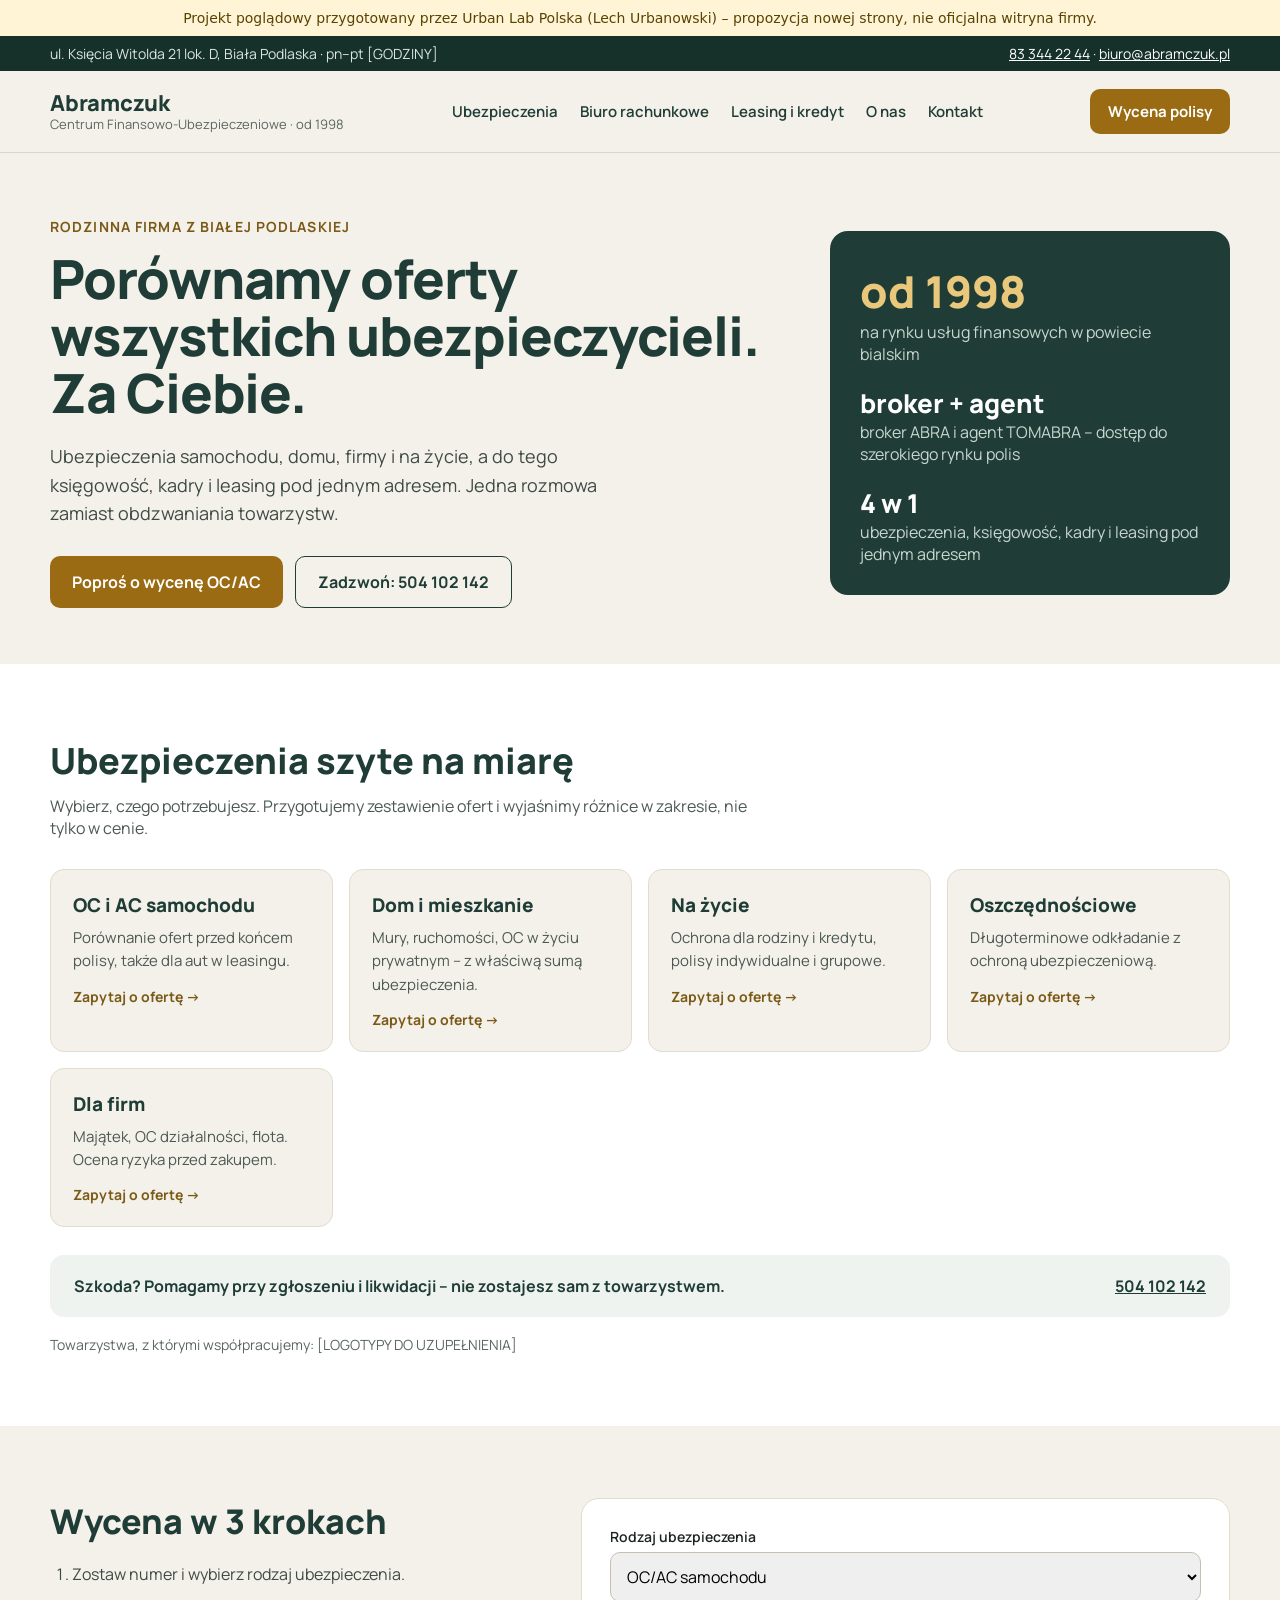
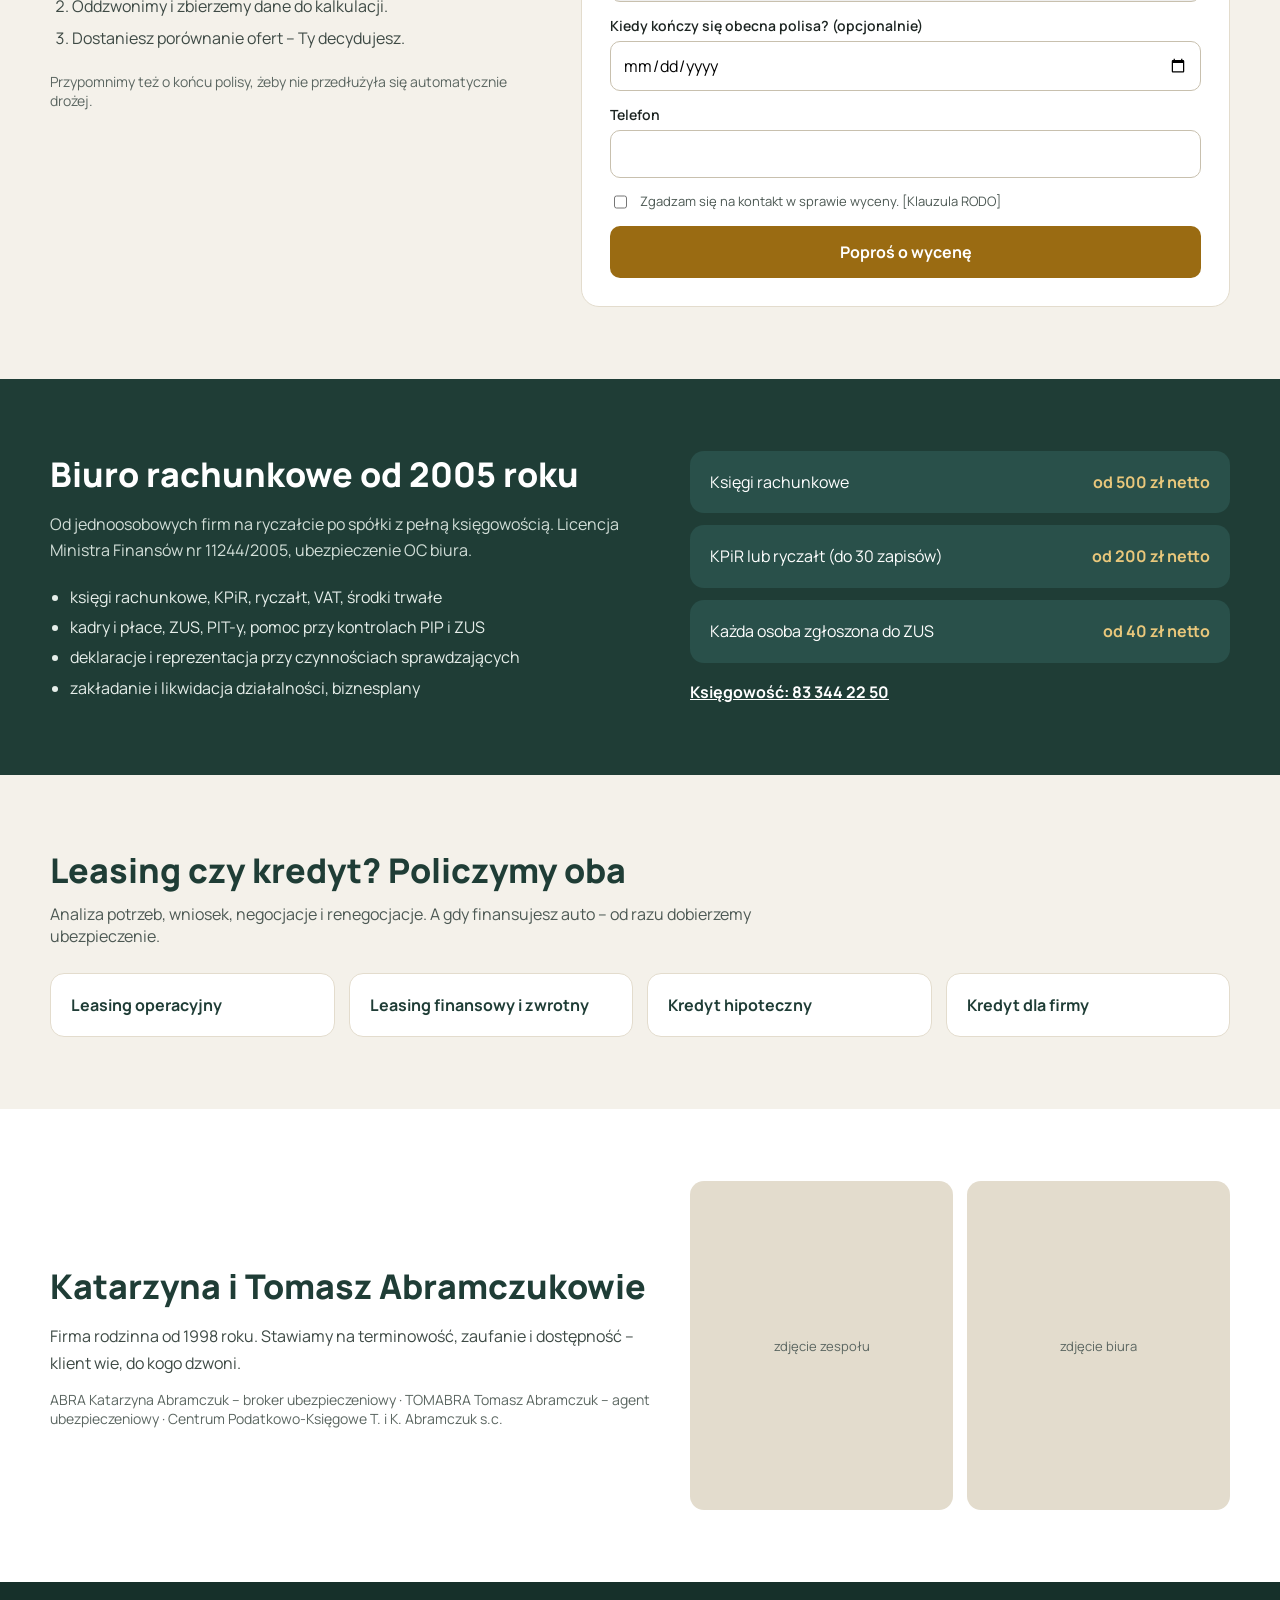
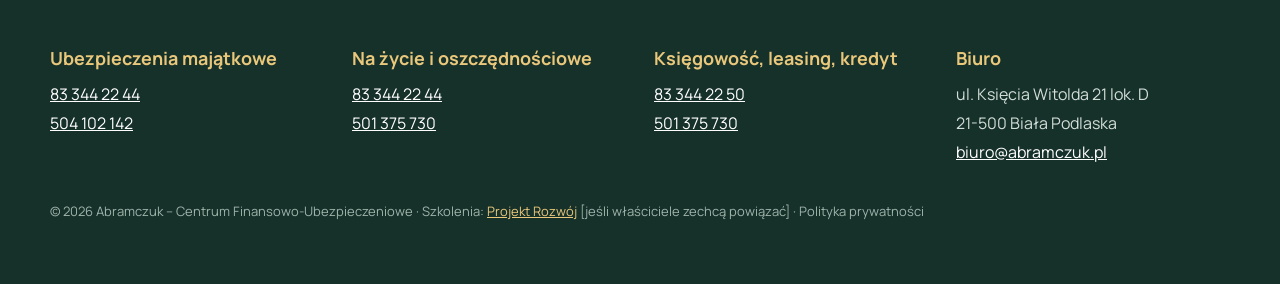
<file: propozycje/abramczuk/ubezpieczenia.html>
<!doctype html>
<html lang="pl">
<head>
<meta charset="utf-8">
<meta name="viewport" content="width=device-width, initial-scale=1">
<meta name="robots" content="noindex, nofollow">
<title>Abramczuk – ubezpieczenia, księgowość, leasing – projekt poglądowy</title>

<link rel="preconnect" href="https://fonts.googleapis.com">
<link href="https://fonts.googleapis.com/css2?family=Manrope:wght@400;500;600;700;800&amp;display=swap" rel="stylesheet">
<style>
body{margin:0;background:#F4F1EA}
a{color:#1F3D36}a:hover{color:#7A5A16}
</style>

</head>
<body>
<div style="background:#FFF4D6;color:#5A4300;font-family:system-ui,sans-serif;font-size:14px;padding:10px 16px;text-align:center">Projekt poglądowy przygotowany przez Urban Lab Polska (Lech Urbanowski) – propozycja nowej strony, nie oficjalna witryna firmy.</div>

<div style="font-family: Manrope, system-ui, sans-serif; color: #1C2421; background: #F4F1EA; width: 100%">

<div style="background: #16302A; color: #DCE6E1; font-size: 14px">
<div style="max-width: 1180px; margin: 0 auto; padding: 8px 24px; display: flex; flex-wrap: wrap; gap: 18px; justify-content: space-between">
<span>ul. Księcia Witolda 21 lok. D, Biała Podlaska · pn–pt [GODZINY]</span>
<span><a href="tel:+48833442244" style="color: #fff">83 344 22 44</a> · <a href="mailto:biuro@abramczuk.pl" style="color: #fff">biuro@abramczuk.pl</a></span>
</div>
</div>

<header style="background: #F4F1EA; border-bottom: 1px solid #DDD6C7">
<div style="max-width: 1180px; margin: 0 auto; padding: 18px 24px; display: flex; flex-wrap: wrap; gap: 16px; align-items: center; justify-content: space-between">
<a href="#start" style="text-decoration: none; color: #1F3D36; line-height: 1.15">
<span style="display: block; font-weight: 800; font-size: 22px; letter-spacing: -.01em">Abramczuk</span>
<span style="display: block; font-size: 13px; color: #5B6661">Centrum Finansowo-Ubezpieczeniowe · od 1998</span>
</a>
<nav aria-label="Menu główne" style="display: flex; flex-wrap: wrap; gap: 22px; font-size: 15px; font-weight: 600">
<a href="#ubezpieczenia" style="text-decoration: none">Ubezpieczenia</a>
<a href="#ksiegowosc" style="text-decoration: none">Biuro rachunkowe</a>
<a href="#leasing" style="text-decoration: none">Leasing i kredyt</a>
<a href="#o-nas" style="text-decoration: none">O nas</a>
<a href="#kontakt" style="text-decoration: none">Kontakt</a>
</nav>
<a href="#wycena" style="background: #9A6B12; color: #fff; font-weight: 700; text-decoration: none; padding: 12px 18px; border-radius: 10px; font-size: 15px">Wycena polisy</a>
</div>
</header>

<section id="start" style="padding: 64px 24px 56px">
<div style="max-width: 1180px; margin: 0 auto; display: flex; flex-wrap: wrap; gap: 44px; align-items: center">
<div style="flex: 999 1 540px; min-width: 0">
<p style="margin: 0 0 14px; font-weight: 700; font-size: 14px; letter-spacing: .08em; text-transform: uppercase; color: #7A5A16">Rodzinna firma z Białej Podlaskiej</p>
<h1 style="margin: 0 0 20px; font-size: 54px; line-height: 1.06; font-weight: 800; letter-spacing: -.02em; color: #1F3D36">Porównamy oferty wszystkich ubezpieczycieli. Za Ciebie.</h1>
<p style="margin: 0 0 28px; font-size: 18px; line-height: 1.6; color: #3E4A45; max-width: 600px">Ubezpieczenia samochodu, domu, firmy i na życie, a do tego księgowość, kadry i leasing pod jednym adresem. Jedna rozmowa zamiast obdzwaniania towarzystw.</p>
<div style="display: flex; flex-wrap: wrap; gap: 12px">
<a href="#wycena" style="background: #9A6B12; color: #fff; font-weight: 700; text-decoration: none; padding: 15px 22px; border-radius: 10px">Poproś o wycenę OC/AC</a>
<a href="tel:+48504102142" style="border: 1.5px solid #1F3D36; color: #1F3D36; font-weight: 700; text-decoration: none; padding: 14px 22px; border-radius: 10px">Zadzwoń: 504 102 142</a>
</div>
</div>
<div style="flex: 1 1 340px; background: #1F3D36; color: #fff; border-radius: 18px; padding: 30px; display: grid; gap: 20px">
<div><div style="font-size: 44px; font-weight: 800; color: #E9C77B">od 1998</div><div style="color: #C9D6D0">na rynku usług finansowych w powiecie bialskim</div></div>
<div><div style="font-size: 26px; font-weight: 800">broker + agent</div><div style="color: #C9D6D0">broker ABRA i agent TOMABRA – dostęp do szerokiego rynku polis</div></div>
<div><div style="font-size: 26px; font-weight: 800">4 w 1</div><div style="color: #C9D6D0">ubezpieczenia, księgowość, kadry i leasing pod jednym adresem</div></div>
</div>
</div>
</section>

<section id="ubezpieczenia" style="background: #fff; padding: 72px 24px">
<div style="max-width: 1180px; margin: 0 auto">
<h2 style="margin: 0 0 10px; font-size: 36px; font-weight: 800; color: #1F3D36">Ubezpieczenia szyte na miarę</h2>
<p style="margin: 0 0 30px; color: #4C5853; max-width: 700px">Wybierz, czego potrzebujesz. Przygotujemy zestawienie ofert i wyjaśnimy różnice w zakresie, nie tylko w cenie.</p>
<div style="display: grid; grid-template-columns: repeat(auto-fill, minmax(250px, 1fr)); gap: 16px">

<a href="#wycena" style="text-decoration: none; color: #1C2421; background: #F4F1EA; border: 1px solid #E3DCCD; border-radius: 14px; padding: 22px; display: flex; flex-direction: column; gap: 8px">
<span style="font-size: 19px; font-weight: 800; color: #1F3D36">OC i AC samochodu</span>
<span style="font-size: 15px; line-height: 1.55; color: #4C5853">Porównanie ofert przed końcem polisy, także dla aut w leasingu.</span>
<span style="margin-top: 6px; font-size: 14px; font-weight: 700; color: #7A5A16">Zapytaj o ofertę →</span>
</a>

<a href="#wycena" style="text-decoration: none; color: #1C2421; background: #F4F1EA; border: 1px solid #E3DCCD; border-radius: 14px; padding: 22px; display: flex; flex-direction: column; gap: 8px">
<span style="font-size: 19px; font-weight: 800; color: #1F3D36">Dom i mieszkanie</span>
<span style="font-size: 15px; line-height: 1.55; color: #4C5853">Mury, ruchomości, OC w życiu prywatnym – z właściwą sumą ubezpieczenia.</span>
<span style="margin-top: 6px; font-size: 14px; font-weight: 700; color: #7A5A16">Zapytaj o ofertę →</span>
</a>

<a href="#wycena" style="text-decoration: none; color: #1C2421; background: #F4F1EA; border: 1px solid #E3DCCD; border-radius: 14px; padding: 22px; display: flex; flex-direction: column; gap: 8px">
<span style="font-size: 19px; font-weight: 800; color: #1F3D36">Na życie</span>
<span style="font-size: 15px; line-height: 1.55; color: #4C5853">Ochrona dla rodziny i kredytu, polisy indywidualne i grupowe.</span>
<span style="margin-top: 6px; font-size: 14px; font-weight: 700; color: #7A5A16">Zapytaj o ofertę →</span>
</a>

<a href="#wycena" style="text-decoration: none; color: #1C2421; background: #F4F1EA; border: 1px solid #E3DCCD; border-radius: 14px; padding: 22px; display: flex; flex-direction: column; gap: 8px">
<span style="font-size: 19px; font-weight: 800; color: #1F3D36">Oszczędnościowe</span>
<span style="font-size: 15px; line-height: 1.55; color: #4C5853">Długoterminowe odkładanie z ochroną ubezpieczeniową.</span>
<span style="margin-top: 6px; font-size: 14px; font-weight: 700; color: #7A5A16">Zapytaj o ofertę →</span>
</a>

<a href="#wycena" style="text-decoration: none; color: #1C2421; background: #F4F1EA; border: 1px solid #E3DCCD; border-radius: 14px; padding: 22px; display: flex; flex-direction: column; gap: 8px">
<span style="font-size: 19px; font-weight: 800; color: #1F3D36">Dla firm</span>
<span style="font-size: 15px; line-height: 1.55; color: #4C5853">Majątek, OC działalności, flota. Ocena ryzyka przed zakupem.</span>
<span style="margin-top: 6px; font-size: 14px; font-weight: 700; color: #7A5A16">Zapytaj o ofertę →</span>
</a>


</div>
<div style="margin-top: 28px; padding: 20px 24px; border-radius: 14px; background: #EEF3F0; display: flex; flex-wrap: wrap; gap: 14px; align-items: center; justify-content: space-between">
<span style="font-weight: 700; color: #1F3D36">Szkoda? Pomagamy przy zgłoszeniu i likwidacji – nie zostajesz sam z towarzystwem.</span>
<a href="tel:+48504102142" style="font-weight: 700">504 102 142</a>
</div>
<p style="margin: 18px 0 0; font-size: 14px; color: #5B6661">Towarzystwa, z którymi współpracujemy: [LOGOTYPY DO UZUPEŁNIENIA]</p>
</div>
</section>

<section id="wycena" style="padding: 72px 24px">
<div style="max-width: 1180px; margin: 0 auto; display: flex; flex-wrap: wrap; gap: 40px; align-items: start">
<div style="flex: 1 1 360px">
<h2 style="margin: 0 0 14px; font-size: 34px; font-weight: 800; color: #1F3D36">Wycena w 3 krokach</h2>
<ol style="margin: 0; padding-left: 22px; line-height: 2; color: #3E4A45; font-size: 16px">
<li>Zostaw numer i wybierz rodzaj ubezpieczenia.</li>
<li>Oddzwonimy i zbierzemy dane do kalkulacji.</li>
<li>Dostaniesz porównanie ofert – Ty decydujesz.</li>
</ol>
<p style="margin: 18px 0 0; font-size: 14px; color: #5B6661">Przypomnimy też o końcu polisy, żeby nie przedłużyła się automatycznie drożej.</p>
</div>
<form aria-label="Wycena ubezpieczenia" style="flex: 1 1 460px; background: #fff; border: 1px solid #E3DCCD; border-radius: 18px; padding: 28px; display: grid; gap: 14px">
<div><label for="w-rodzaj" style="display: block; font-size: 14px; font-weight: 600; margin-bottom: 6px">Rodzaj ubezpieczenia</label><select id="w-rodzaj" style="width: 100%; font: inherit; padding: 12px; border: 1px solid #C8C0AE; border-radius: 10px"><option>OC/AC samochodu</option><option>Dom lub mieszkanie</option><option>Na życie</option><option>Firma (majątek, OC)</option><option>Inne</option></select></div>
<div><label for="w-koniec" style="display: block; font-size: 14px; font-weight: 600; margin-bottom: 6px">Kiedy kończy się obecna polisa? (opcjonalnie)</label><input id="w-koniec" type="date" style="width: 100%; box-sizing: border-box; font: inherit; padding: 12px; border: 1px solid #C8C0AE; border-radius: 10px"></div>
<div><label for="w-tel" style="display: block; font-size: 14px; font-weight: 600; margin-bottom: 6px">Telefon</label><input id="w-tel" type="tel" style="width: 100%; box-sizing: border-box; font: inherit; padding: 12px; border: 1px solid #C8C0AE; border-radius: 10px"></div>
<label style="display: flex; gap: 10px; font-size: 13px; color: #4C5853; line-height: 1.5"><input type="checkbox" style="margin-top: 3px"> Zgadzam się na kontakt w sprawie wyceny. [Klauzula RODO]</label>
<button type="button" style="font: inherit; font-weight: 700; background: #9A6B12; color: #fff; border: 0; padding: 15px; border-radius: 10px">Poproś o wycenę</button>
</form>
</div>
</section>

<section id="ksiegowosc" style="background: #1F3D36; color: #fff; padding: 72px 24px">
<div style="max-width: 1180px; margin: 0 auto; display: flex; flex-wrap: wrap; gap: 40px">
<div style="flex: 1 1 420px">
<h2 style="margin: 0 0 14px; font-size: 34px; font-weight: 800">Biuro rachunkowe od 2005 roku</h2>
<p style="margin: 0 0 18px; line-height: 1.65; color: #D2DED8">Od jednoosobowych firm na ryczałcie po spółki z pełną księgowością. Licencja Ministra Finansów nr 11244/2005, ubezpieczenie OC biura.</p>
<ul style="margin: 0; padding-left: 20px; line-height: 1.9; color: #E6EEEA">
<li>księgi rachunkowe, KPiR, ryczałt, VAT, środki trwałe</li>
<li>kadry i płace, ZUS, PIT-y, pomoc przy kontrolach PIP i ZUS</li>
<li>deklaracje i reprezentacja przy czynnościach sprawdzających</li>
<li>zakładanie i likwidacja działalności, biznesplany</li>
</ul>
</div>
<div style="flex: 1 1 360px; display: grid; gap: 12px">
<div style="background: #29504A; border-radius: 14px; padding: 20px; display: flex; justify-content: space-between; gap: 12px"><span>Księgi rachunkowe</span><strong style="color: #E9C77B">od 500 zł netto</strong></div>
<div style="background: #29504A; border-radius: 14px; padding: 20px; display: flex; justify-content: space-between; gap: 12px"><span>KPiR lub ryczałt (do 30 zapisów)</span><strong style="color: #E9C77B">od 200 zł netto</strong></div>
<div style="background: #29504A; border-radius: 14px; padding: 20px; display: flex; justify-content: space-between; gap: 12px"><span>Każda osoba zgłoszona do ZUS</span><strong style="color: #E9C77B">od 40 zł netto</strong></div>
<a href="tel:+48833442250" style="color: #fff; font-weight: 700; padding-top: 6px">Księgowość: 83 344 22 50</a>
</div>
</div>
</section>

<section id="leasing" style="padding: 72px 24px">
<div style="max-width: 1180px; margin: 0 auto">
<h2 style="margin: 0 0 10px; font-size: 34px; font-weight: 800; color: #1F3D36">Leasing czy kredyt? Policzymy oba</h2>
<p style="margin: 0 0 26px; color: #4C5853; max-width: 720px">Analiza potrzeb, wniosek, negocjacje i renegocjacje. A gdy finansujesz auto – od razu dobierzemy ubezpieczenie.</p>
<div style="display: grid; grid-template-columns: repeat(auto-fit, minmax(220px, 1fr)); gap: 14px">
<div style="background: #fff; border: 1px solid #E3DCCD; border-radius: 14px; padding: 20px"><strong style="color: #1F3D36">Leasing operacyjny</strong></div>
<div style="background: #fff; border: 1px solid #E3DCCD; border-radius: 14px; padding: 20px"><strong style="color: #1F3D36">Leasing finansowy i zwrotny</strong></div>
<div style="background: #fff; border: 1px solid #E3DCCD; border-radius: 14px; padding: 20px"><strong style="color: #1F3D36">Kredyt hipoteczny</strong></div>
<div style="background: #fff; border: 1px solid #E3DCCD; border-radius: 14px; padding: 20px"><strong style="color: #1F3D36">Kredyt dla firmy</strong></div>
</div>
</div>
</section>

<section id="o-nas" style="background: #fff; padding: 72px 24px">
<div style="max-width: 1180px; margin: 0 auto; display: flex; flex-wrap: wrap; gap: 40px; align-items: center">
<div style="flex: 1 1 420px">
<h2 style="margin: 0 0 14px; font-size: 34px; font-weight: 800; color: #1F3D36">Katarzyna i Tomasz Abramczukowie</h2>
<p style="margin: 0 0 14px; line-height: 1.65; color: #3E4A45">Firma rodzinna od 1998 roku. Stawiamy na terminowość, zaufanie i dostępność – klient wie, do kogo dzwoni.</p>
<p style="margin: 0; font-size: 14px; color: #5B6661">ABRA Katarzyna Abramczuk – broker ubezpieczeniowy · TOMABRA Tomasz Abramczuk – agent ubezpieczeniowy · Centrum Podatkowo-Księgowe T. i K. Abramczuk s.c.</p>
</div>
<div style="flex: 1 1 360px; display: grid; grid-template-columns: repeat(2, minmax(0, 1fr)); gap: 14px">
<div style="aspect-ratio: 4 / 5; background: #E3DCCD; border-radius: 14px; display: flex; align-items: center; justify-content: center; color: #5B6661; font-size: 13px">zdjęcie zespołu</div>
<div style="aspect-ratio: 4 / 5; background: #E3DCCD; border-radius: 14px; display: flex; align-items: center; justify-content: center; color: #5B6661; font-size: 13px">zdjęcie biura</div>
</div>
</div>
</section>

<section id="kontakt" style="background: #16302A; color: #fff; padding: 64px 24px">
<div style="max-width: 1180px; margin: 0 auto; display: grid; grid-template-columns: repeat(auto-fit, minmax(240px, 1fr)); gap: 28px">
<div><h3 style="margin: 0 0 10px; font-size: 18px; color: #E9C77B">Ubezpieczenia majątkowe</h3><p style="margin: 0; line-height: 1.8"><a href="tel:+48833442244" style="color: #fff">83 344 22 44</a><br><a href="tel:+48504102142" style="color: #fff">504 102 142</a></p></div>
<div><h3 style="margin: 0 0 10px; font-size: 18px; color: #E9C77B">Na życie i oszczędnościowe</h3><p style="margin: 0; line-height: 1.8"><a href="tel:+48833442244" style="color: #fff">83 344 22 44</a><br><a href="tel:+48501375730" style="color: #fff">501 375 730</a></p></div>
<div><h3 style="margin: 0 0 10px; font-size: 18px; color: #E9C77B">Księgowość, leasing, kredyt</h3><p style="margin: 0; line-height: 1.8"><a href="tel:+48833442250" style="color: #fff">83 344 22 50</a><br><a href="tel:+48501375730" style="color: #fff">501 375 730</a></p></div>
<div><h3 style="margin: 0 0 10px; font-size: 18px; color: #E9C77B">Biuro</h3><p style="margin: 0; line-height: 1.8; color: #D2DED8">ul. Księcia Witolda 21 lok. D<br>21-500 Biała Podlaska<br><a href="mailto:biuro@abramczuk.pl" style="color: #fff">biuro@abramczuk.pl</a></p></div>
</div>
<p style="max-width: 1180px; margin: 36px auto 0; font-size: 13px; color: #9FB4AB">© 2026 Abramczuk – Centrum Finansowo-Ubezpieczeniowe · Szkolenia: <a href="#" style="color: #E9C77B">Projekt Rozwój</a> [jeśli właściciele zechcą powiązać] · Polityka prywatności</p>
</section>

</div>

</body>
</html>
</file>
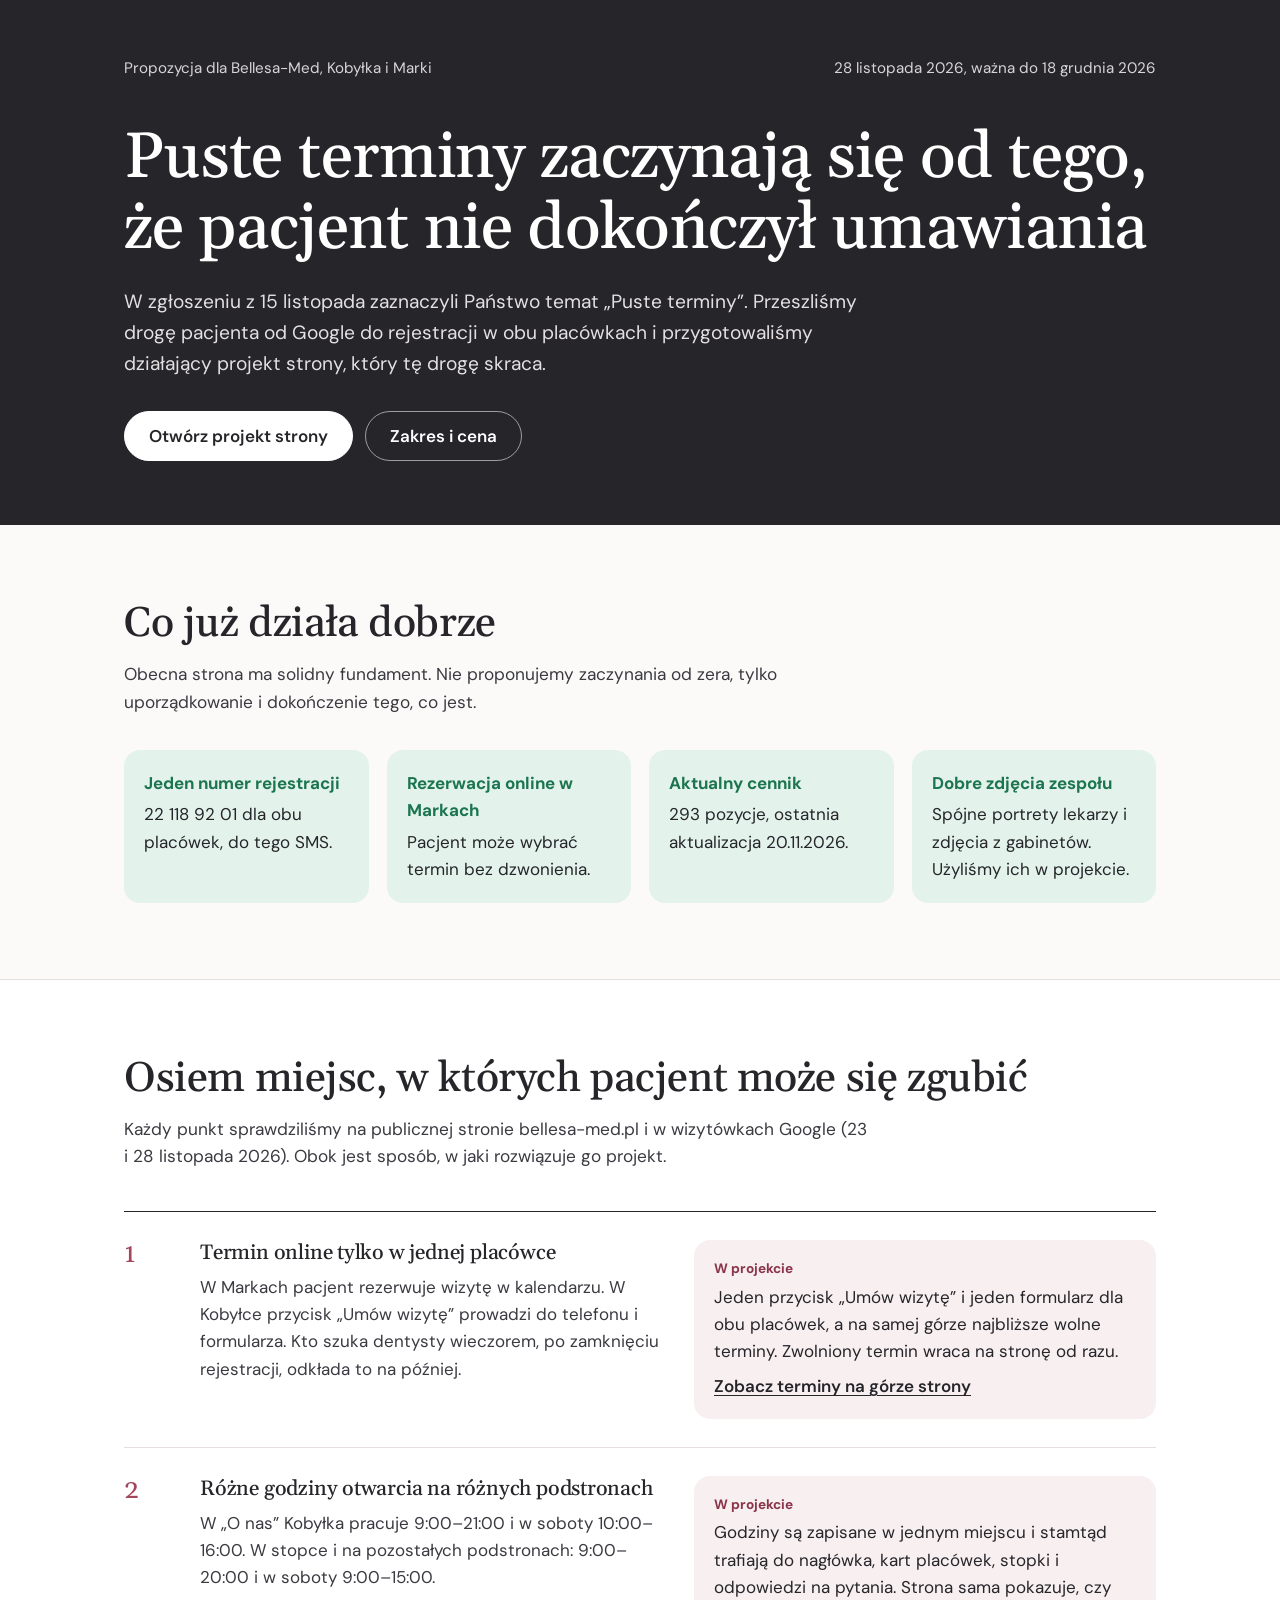
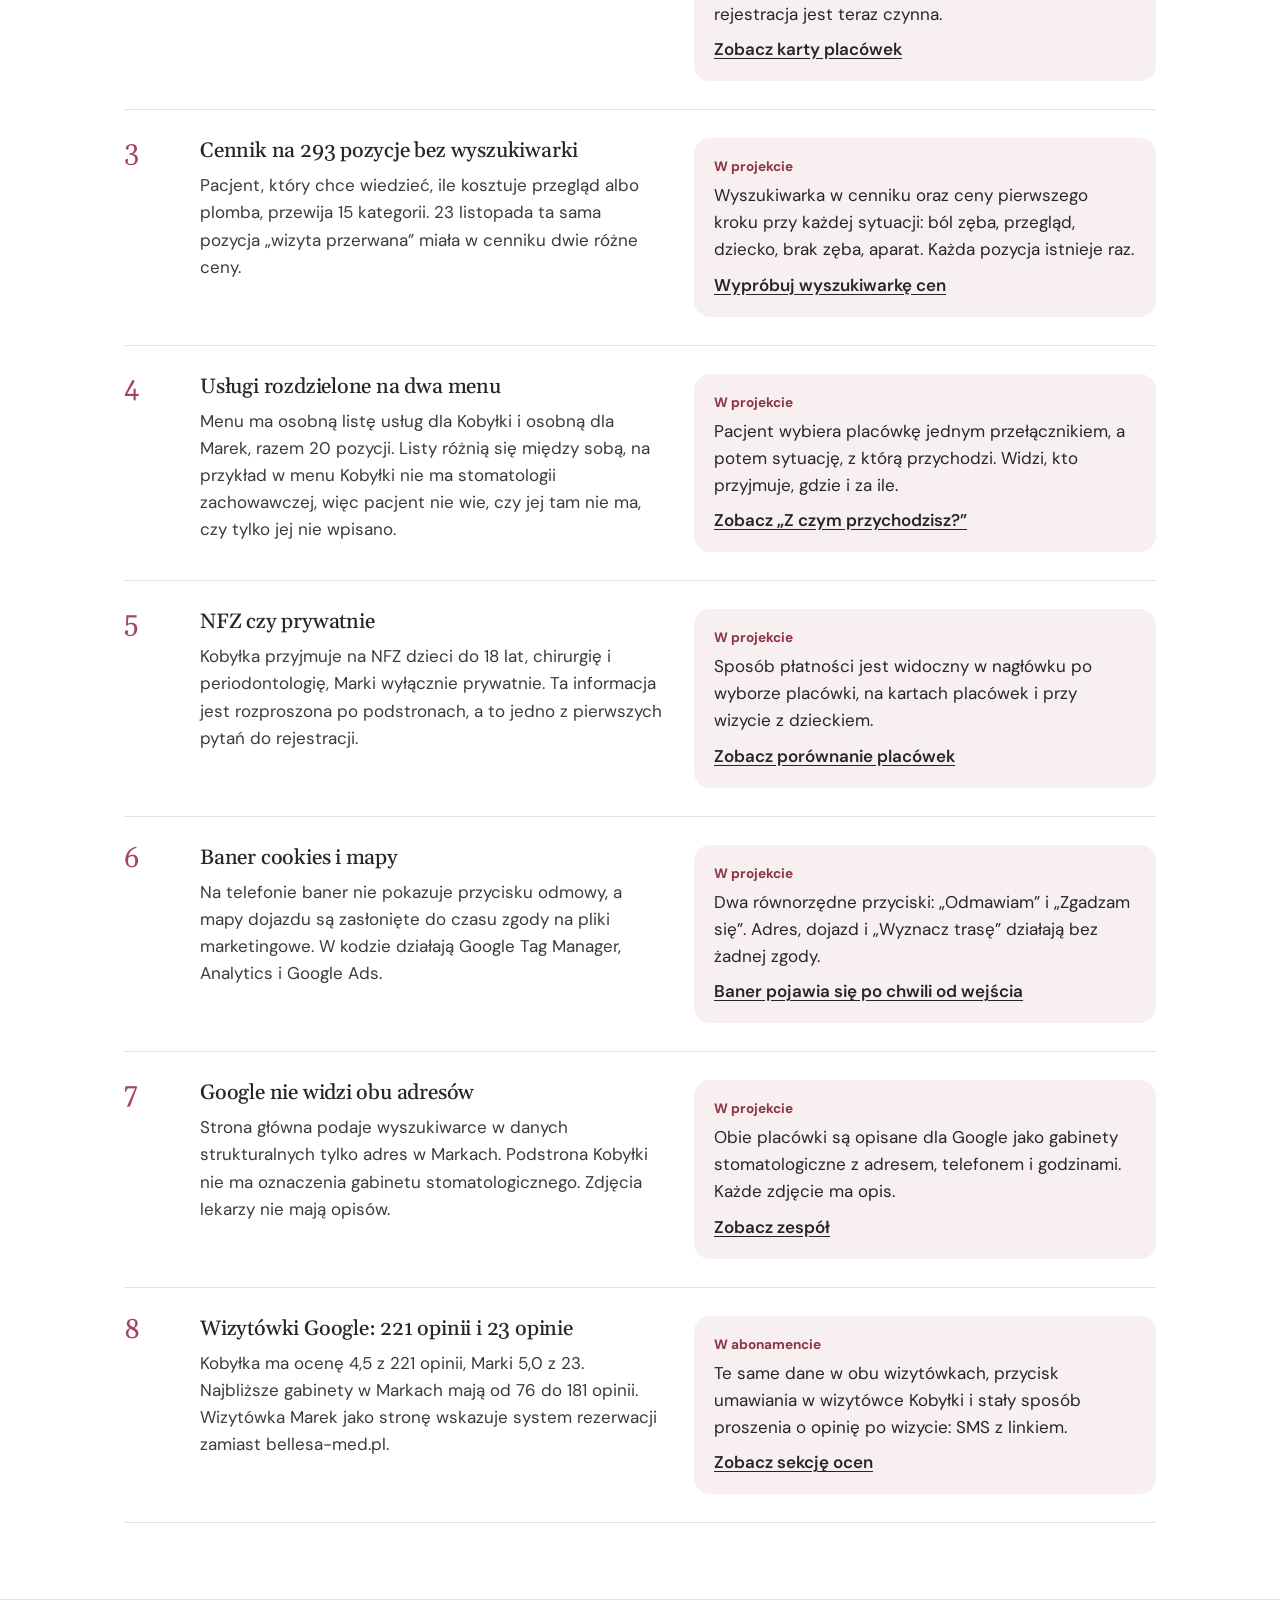
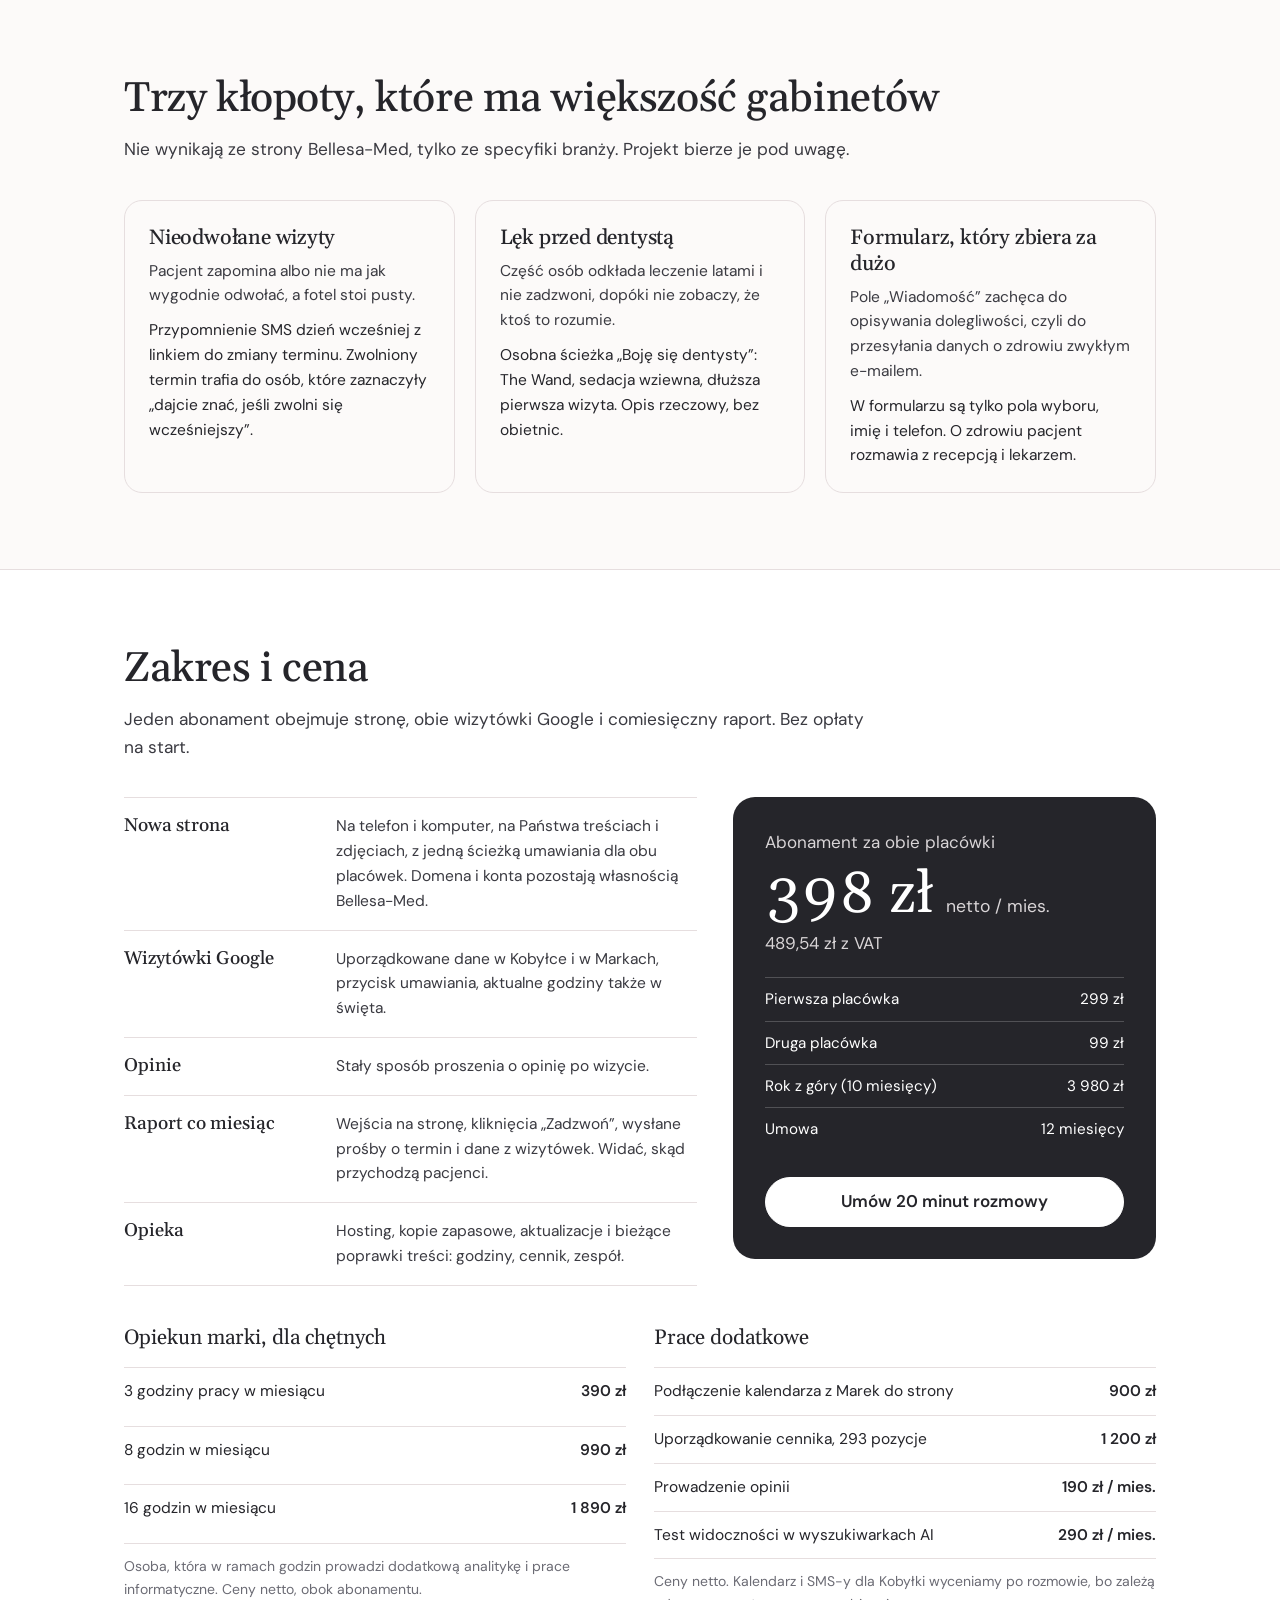
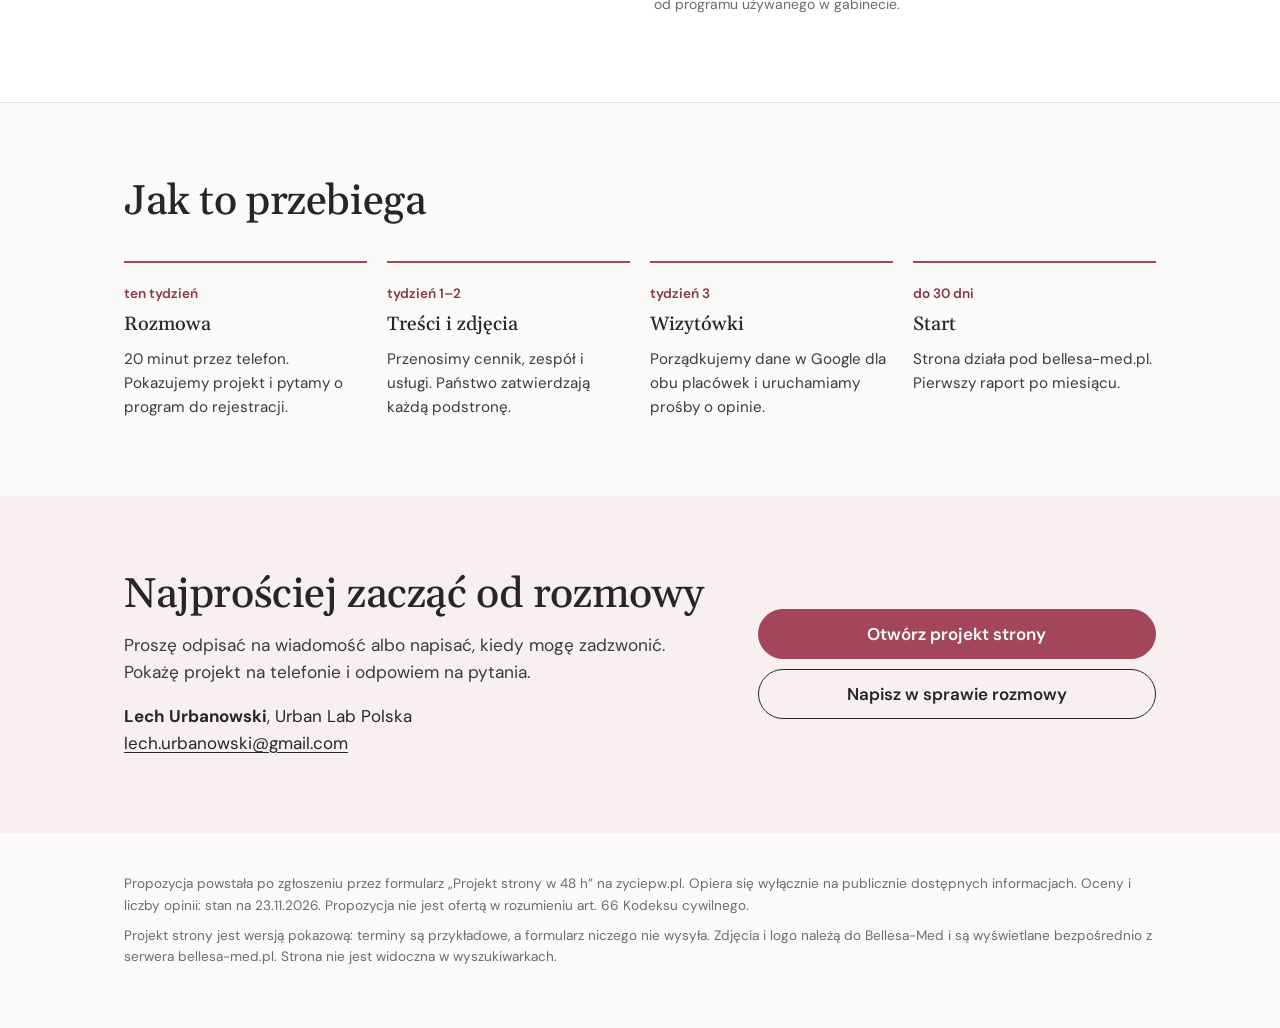
<file: propozycje/bellesa-med/propozycja.html>
<!DOCTYPE html>
<html lang="pl">
<head>
<meta charset="utf-8">
<meta name="viewport" content="width=device-width, initial-scale=1">
<meta name="robots" content="noindex, nofollow">
<meta name="referrer" content="no-referrer">
<title>Bellesa-Med: propozycja po zgłoszeniu „Puste terminy”</title>
<link rel="stylesheet" href="fonts.css">
<style>
:root{--ink:#25252A;--ink-2:#3A3A41;--stone:#6B6B74;--line:#E6DEDF;--rose:#A4465B;--rose-d:#8A3549;--petal:#E7C5CB;--blush:#F8EFF0;--paper:#FCFAF9;--ok:#1D7550;--ok-bg:#E3F3EC;
--serif:'Gelasio',Georgia,serif;--sans:'DM Sans',system-ui,-apple-system,'Segoe UI',sans-serif}
*{box-sizing:border-box}
html{scroll-behavior:smooth}
body{margin:0;font-family:var(--sans);font-size:17px;line-height:1.6;color:var(--ink);background:var(--paper);-webkit-font-smoothing:antialiased}
a{color:inherit;text-underline-offset:3px}
h1,h2,h3{font-family:var(--serif);font-weight:500;line-height:1.1;margin:0;letter-spacing:-.01em}
h1{font-size:clamp(2.3rem,5.4vw,4rem)}
h2{font-size:clamp(1.8rem,3.6vw,2.6rem)}
h3{font-size:1.3rem;line-height:1.25}
p{margin:0}
:focus-visible{outline:3px solid var(--rose);outline-offset:3px;border-radius:4px}
.wrap{max-width:1080px;margin:0 auto;padding:0 24px}
.muted{color:var(--stone)}.small{font-size:.875rem}
.btn{display:inline-flex;align-items:center;justify-content:center;min-height:50px;padding:0 24px;border-radius:999px;background:var(--rose);border:1.5px solid var(--rose);color:#fff;font-weight:600;text-decoration:none}
.btn:hover{background:var(--rose-d);border-color:var(--rose-d)}
.btn.light{background:#fff;border-color:#fff;color:var(--ink)}
.btn.line{background:transparent;border-color:rgba(255,255,255,.55);color:#fff}
.btn.dark{background:transparent;border-color:var(--ink);color:var(--ink)}
header{background:var(--ink);color:#fff;padding:56px 0 64px}
header .meta{display:flex;justify-content:space-between;gap:10px 24px;flex-wrap:wrap;color:#D9D5D7;font-size:.95rem;margin-bottom:44px}
header p.lead{font-size:1.2rem;color:#E4E0E2;max-width:60ch;margin-top:22px}
header .cta{display:flex;gap:12px;flex-wrap:wrap;margin-top:32px}
section{padding:76px 0}
section.alt{background:#fff;border-top:1px solid var(--line);border-bottom:1px solid var(--line)}
.intro{max-width:62ch;margin-top:14px;color:var(--ink-2);font-size:1.08rem}
.good{display:grid;grid-template-columns:repeat(4,1fr);gap:18px;margin-top:34px}
.good div{background:var(--ok-bg);border-radius:16px;padding:20px}
.good b{display:block;color:var(--ok);margin-bottom:4px}
.fix{margin-top:40px;border-top:1px solid var(--ink)}
.fix article{display:grid;grid-template-columns:44px minmax(0,1fr) minmax(0,1fr);gap:8px 32px;padding:28px 0;border-bottom:1px solid var(--line)}
.fix .no{font-family:var(--serif);font-size:1.7rem;color:var(--rose);line-height:1.1}
.fix h3{margin-bottom:8px}
.fix .was p{color:var(--ink-2)}
.fix .now{background:var(--blush);border-radius:16px;padding:18px 20px}
.fix .now b{display:block;font-size:.85rem;color:var(--rose-d);margin-bottom:4px}
.fix .now a{font-weight:600;display:inline-block;margin-top:8px}
.src{font-size:.82rem;color:var(--stone);margin-top:8px}
.typ{display:grid;grid-template-columns:repeat(3,1fr);gap:20px;margin-top:36px}
.typ article{border:1px solid var(--line);border-radius:18px;padding:24px;background:var(--paper)}
.typ h3{margin-bottom:8px}
.typ p{color:var(--ink-2);font-size:.97rem}
.typ p+p{margin-top:10px;color:var(--ink)}
.scope{display:grid;grid-template-columns:minmax(0,1.15fr) minmax(0,.85fr);gap:36px;margin-top:36px;align-items:start}
.scope ul{margin:0;padding:0;list-style:none;border-top:1px solid var(--line)}
.scope li{padding:16px 0;border-bottom:1px solid var(--line);display:grid;grid-template-columns:minmax(0,.7fr) minmax(0,1.3fr);gap:18px}
.scope li b{font-family:var(--serif);font-weight:500;font-size:1.15rem;line-height:1.25}
.scope li span{color:var(--ink-2);font-size:.97rem}
.price{background:var(--ink);color:#fff;border-radius:22px;padding:32px;position:sticky;top:24px}
.price .big{font-family:var(--serif);font-size:3.6rem;line-height:1;margin:10px 0 6px;font-variant-numeric:tabular-nums}
.price .big small{font-size:1.1rem;font-family:var(--sans);color:#D9D5D7}
.price p{color:#D9D5D7}
.price table{width:100%;border-collapse:collapse;margin:20px 0;font-size:.95rem}
.price td{padding:9px 0;border-top:1px solid rgba(255,255,255,.2)}
.price td:last-child{text-align:right;white-space:nowrap;font-variant-numeric:tabular-nums;color:#fff}
.price .btn{width:100%;margin-top:6px}
.opt{display:grid;grid-template-columns:1fr 1fr;gap:28px;margin-top:36px}
.opt table{width:100%;border-collapse:collapse;font-size:.97rem}
.opt caption{text-align:left;font-family:var(--serif);font-size:1.3rem;padding-bottom:12px}
.opt td,.opt th{padding:11px 0;border-top:1px solid var(--line);text-align:left;vertical-align:top;font-weight:400}
.opt td:last-child{text-align:right;white-space:nowrap;font-variant-numeric:tabular-nums;font-weight:600;padding-left:14px}
.steps{display:grid;grid-template-columns:repeat(4,1fr);gap:20px;margin-top:36px;counter-reset:s}
.steps div{border-top:2px solid var(--rose);padding-top:16px}
.steps b{display:block;font-family:var(--serif);font-weight:500;font-size:1.2rem;margin:4px 0 6px}
.steps span.d{font-size:.85rem;color:var(--rose-d);font-weight:600}
.steps p{font-size:.95rem;color:var(--ink-2)}
.end{background:var(--blush)}
.end .box{display:grid;grid-template-columns:minmax(0,1.2fr) minmax(0,.8fr);gap:36px;align-items:center}
.end .cta{display:flex;flex-direction:column;gap:10px}
footer{padding:40px 0 60px;font-size:.85rem;color:var(--stone)}
footer p+p{margin-top:8px}
@media (max-width:860px){
  section{padding:56px 0}
  .good,.typ,.steps{grid-template-columns:1fr 1fr}
  .fix article{grid-template-columns:36px 1fr}.fix .now{grid-column:2}
  .scope,.opt,.end .box{grid-template-columns:1fr}.price{position:static}
}
@media (max-width:520px){body{font-size:16px}.good,.typ,.steps,.scope li{grid-template-columns:1fr}}
@media print{header{background:#fff;color:#000}.btn{display:none}}
</style>
</head>
<body>
<header><div class="wrap">
  <div class="meta"><span>Propozycja dla Bellesa-Med, Kobyłka i Marki</span><span>28 listopada 2026, ważna do 18 grudnia 2026</span></div>
  <h1>Puste terminy zaczynają się od tego, że pacjent nie dokończył umawiania</h1>
  <p class="lead">W zgłoszeniu z 15 listopada zaznaczyli Państwo temat „Puste terminy”. Przeszliśmy drogę pacjenta od Google do rejestracji w obu placówkach i przygotowaliśmy działający projekt strony, który tę drogę skraca.</p>
  <div class="cta"><a class="btn light" href="./">Otwórz projekt strony</a><a class="btn line" href="#cena">Zakres i cena</a></div>
</div></header>

<section><div class="wrap">
  <h2>Co już działa dobrze</h2>
  <p class="intro">Obecna strona ma solidny fundament. Nie proponujemy zaczynania od zera, tylko uporządkowanie i dokończenie tego, co jest.</p>
  <div class="good">
    <div><b>Jeden numer rejestracji</b>22 118 92 01 dla obu placówek, do tego SMS.</div>
    <div><b>Rezerwacja online w Markach</b>Pacjent może wybrać termin bez dzwonienia.</div>
    <div><b>Aktualny cennik</b>293 pozycje, ostatnia aktualizacja 20.11.2026.</div>
    <div><b>Dobre zdjęcia zespołu</b>Spójne portrety lekarzy i zdjęcia z gabinetów. Użyliśmy ich w projekcie.</div>
  </div>
</div></section>

<section class="alt"><div class="wrap">
  <h2>Osiem miejsc, w których pacjent może się zgubić</h2>
  <p class="intro">Każdy punkt sprawdziliśmy na publicznej stronie bellesa-med.pl i w wizytówkach Google (23 i 28 listopada 2026). Obok jest sposób, w jaki rozwiązuje go projekt.</p>
  <div class="fix">
    <article><div class="no">1</div><div class="was"><h3>Termin online tylko w jednej placówce</h3><p>W Markach pacjent rezerwuje wizytę w kalendarzu. W Kobyłce przycisk „Umów wizytę” prowadzi do telefonu i formularza. Kto szuka dentysty wieczorem, po zamknięciu rejestracji, odkłada to na później.</p></div><div class="now"><b>W projekcie</b>Jeden przycisk „Umów wizytę” i jeden formularz dla obu placówek, a na samej górze najbliższe wolne terminy. Zwolniony termin wraca na stronę od razu.<br><a href="./#start">Zobacz terminy na górze strony</a></div></article>
    <article><div class="no">2</div><div class="was"><h3>Różne godziny otwarcia na różnych podstronach</h3><p>W „O nas” Kobyłka pracuje 9:00–21:00 i w soboty 10:00–16:00. W stopce i na pozostałych podstronach: 9:00–20:00 i w soboty 9:00–15:00.</p></div><div class="now"><b>W projekcie</b>Godziny są zapisane w jednym miejscu i stamtąd trafiają do nagłówka, kart placówek, stopki i odpowiedzi na pytania. Strona sama pokazuje, czy rejestracja jest teraz czynna.<br><a href="./#placowki">Zobacz karty placówek</a></div></article>
    <article><div class="no">3</div><div class="was"><h3>Cennik na 293 pozycje bez wyszukiwarki</h3><p>Pacjent, który chce wiedzieć, ile kosztuje przegląd albo plomba, przewija 15 kategorii. 23 listopada ta sama pozycja „wizyta przerwana” miała w cenniku dwie różne ceny.</p></div><div class="now"><b>W projekcie</b>Wyszukiwarka w cenniku oraz ceny pierwszego kroku przy każdej sytuacji: ból zęba, przegląd, dziecko, brak zęba, aparat. Każda pozycja istnieje raz.<br><a href="./#cennik">Wypróbuj wyszukiwarkę cen</a></div></article>
    <article><div class="no">4</div><div class="was"><h3>Usługi rozdzielone na dwa menu</h3><p>Menu ma osobną listę usług dla Kobyłki i osobną dla Marek, razem 20 pozycji. Listy różnią się między sobą, na przykład w menu Kobyłki nie ma stomatologii zachowawczej, więc pacjent nie wie, czy jej tam nie ma, czy tylko jej nie wpisano.</p></div><div class="now"><b>W projekcie</b>Pacjent wybiera placówkę jednym przełącznikiem, a potem sytuację, z którą przychodzi. Widzi, kto przyjmuje, gdzie i za ile.<br><a href="./#potrzeba">Zobacz „Z czym przychodzisz?”</a></div></article>
    <article><div class="no">5</div><div class="was"><h3>NFZ czy prywatnie</h3><p>Kobyłka przyjmuje na NFZ dzieci do 18 lat, chirurgię i periodontologię, Marki wyłącznie prywatnie. Ta informacja jest rozproszona po podstronach, a to jedno z pierwszych pytań do rejestracji.</p></div><div class="now"><b>W projekcie</b>Sposób płatności jest widoczny w nagłówku po wyborze placówki, na kartach placówek i przy wizycie z dzieckiem.<br><a href="./#placowki">Zobacz porównanie placówek</a></div></article>
    <article><div class="no">6</div><div class="was"><h3>Baner cookies i mapy</h3><p>Na telefonie baner nie pokazuje przycisku odmowy, a mapy dojazdu są zasłonięte do czasu zgody na pliki marketingowe. W kodzie działają Google Tag Manager, Analytics i Google Ads.</p></div><div class="now"><b>W projekcie</b>Dwa równorzędne przyciski: „Odmawiam” i „Zgadzam się”. Adres, dojazd i „Wyznacz trasę” działają bez żadnej zgody.<br><a href="./">Baner pojawia się po chwili od wejścia</a></div></article>
    <article><div class="no">7</div><div class="was"><h3>Google nie widzi obu adresów</h3><p>Strona główna podaje wyszukiwarce w danych strukturalnych tylko adres w Markach. Podstrona Kobyłki nie ma oznaczenia gabinetu stomatologicznego. Zdjęcia lekarzy nie mają opisów.</p></div><div class="now"><b>W projekcie</b>Obie placówki są opisane dla Google jako gabinety stomatologiczne z adresem, telefonem i godzinami. Każde zdjęcie ma opis.<br><a href="./#zespol">Zobacz zespół</a></div></article>
    <article><div class="no">8</div><div class="was"><h3>Wizytówki Google: 221 opinii i 23 opinie</h3><p>Kobyłka ma ocenę 4,5 z 221 opinii, Marki 5,0 z 23. Najbliższe gabinety w Markach mają od 76 do 181 opinii. Wizytówka Marek jako stronę wskazuje system rezerwacji zamiast bellesa-med.pl.</p></div><div class="now"><b>W abonamencie</b>Te same dane w obu wizytówkach, przycisk umawiania w wizytówce Kobyłki i stały sposób proszenia o opinię po wizycie: SMS z linkiem.<br><a href="./#opinie">Zobacz sekcję ocen</a></div></article>
  </div>
</div></section>

<section><div class="wrap">
  <h2>Trzy kłopoty, które ma większość gabinetów</h2>
  <p class="intro">Nie wynikają ze strony Bellesa-Med, tylko ze specyfiki branży. Projekt bierze je pod uwagę.</p>
  <div class="typ">
    <article><h3>Nieodwołane wizyty</h3><p>Pacjent zapomina albo nie ma jak wygodnie odwołać, a fotel stoi pusty.</p><p>Przypomnienie SMS dzień wcześniej z linkiem do zmiany terminu. Zwolniony termin trafia do osób, które zaznaczyły „dajcie znać, jeśli zwolni się wcześniejszy”.</p></article>
    <article><h3>Lęk przed dentystą</h3><p>Część osób odkłada leczenie latami i nie zadzwoni, dopóki nie zobaczy, że ktoś to rozumie.</p><p>Osobna ścieżka „Boję się dentysty”: The Wand, sedacja wziewna, dłuższa pierwsza wizyta. Opis rzeczowy, bez obietnic.</p></article>
    <article><h3>Formularz, który zbiera za dużo</h3><p>Pole „Wiadomość” zachęca do opisywania dolegliwości, czyli do przesyłania danych o zdrowiu zwykłym e-mailem.</p><p>W formularzu są tylko pola wyboru, imię i telefon. O zdrowiu pacjent rozmawia z recepcją i lekarzem.</p></article>
  </div>
</div></section>

<section class="alt" id="cena"><div class="wrap">
  <h2>Zakres i cena</h2>
  <p class="intro">Jeden abonament obejmuje stronę, obie wizytówki Google i comiesięczny raport. Bez opłaty na start.</p>
  <div class="scope">
    <ul>
      <li><b>Nowa strona</b><span>Na telefon i komputer, na Państwa treściach i zdjęciach, z jedną ścieżką umawiania dla obu placówek. Domena i konta pozostają własnością Bellesa-Med.</span></li>
      <li><b>Wizytówki Google</b><span>Uporządkowane dane w Kobyłce i w Markach, przycisk umawiania, aktualne godziny także w święta.</span></li>
      <li><b>Opinie</b><span>Stały sposób proszenia o opinię po wizycie.</span></li>
      <li><b>Raport co miesiąc</b><span>Wejścia na stronę, kliknięcia „Zadzwoń”, wysłane prośby o termin i dane z wizytówek. Widać, skąd przychodzą pacjenci.</span></li>
      <li><b>Opieka</b><span>Hosting, kopie zapasowe, aktualizacje i bieżące poprawki treści: godziny, cennik, zespół.</span></li>
    </ul>
    <aside class="price">
      <p>Abonament za obie placówki</p>
      <div class="big">398 zł <small>netto / mies.</small></div>
      <p>489,54 zł z VAT</p>
      <table>
        <tr><td>Pierwsza placówka</td><td>299 zł</td></tr>
        <tr><td>Druga placówka</td><td>99 zł</td></tr>
        <tr><td>Rok z góry (10 miesięcy)</td><td>3 980 zł</td></tr>
        <tr><td>Umowa</td><td>12 miesięcy</td></tr>
      </table>
      <a class="btn light" href="mailto:lech.urbanowski@gmail.com?subject=Bellesa-Med%3A%20rozmowa%20o%20propozycji">Umów 20 minut rozmowy</a>
    </aside>
  </div>
  <div class="opt">
    <table><caption>Opiekun marki, dla chętnych</caption>
      <tr><th>3 godziny pracy w miesiącu</th><td>390 zł</td></tr>
      <tr><th>8 godzin w miesiącu</th><td>990 zł</td></tr>
      <tr><th>16 godzin w miesiącu</th><td>1 890 zł</td></tr>
      <tr><th class="muted small" colspan="2">Osoba, która w ramach godzin prowadzi dodatkową analitykę i prace informatyczne. Ceny netto, obok abonamentu.</th></tr>
    </table>
    <table><caption>Prace dodatkowe</caption>
      <tr><th>Podłączenie kalendarza z Marek do strony</th><td>900 zł</td></tr>
      <tr><th>Uporządkowanie cennika, 293 pozycje</th><td>1 200 zł</td></tr>
      <tr><th>Prowadzenie opinii</th><td>190 zł / mies.</td></tr>
      <tr><th>Test widoczności w wyszukiwarkach AI</th><td>290 zł / mies.</td></tr>
      <tr><th class="muted small" colspan="2">Ceny netto. Kalendarz i SMS-y dla Kobyłki wyceniamy po rozmowie, bo zależą od programu używanego w gabinecie.</th></tr>
    </table>
  </div>
</div></section>

<section><div class="wrap">
  <h2>Jak to przebiega</h2>
  <div class="steps">
    <div><span class="d">ten tydzień</span><b>Rozmowa</b><p>20 minut przez telefon. Pokazujemy projekt i pytamy o program do rejestracji.</p></div>
    <div><span class="d">tydzień 1–2</span><b>Treści i zdjęcia</b><p>Przenosimy cennik, zespół i usługi. Państwo zatwierdzają każdą podstronę.</p></div>
    <div><span class="d">tydzień 3</span><b>Wizytówki</b><p>Porządkujemy dane w Google dla obu placówek i uruchamiamy prośby o opinie.</p></div>
    <div><span class="d">do 30 dni</span><b>Start</b><p>Strona działa pod bellesa-med.pl. Pierwszy raport po miesiącu.</p></div>
  </div>
</div></section>

<section class="end"><div class="wrap box">
  <div><h2>Najprościej zacząć od rozmowy</h2><p class="intro">Proszę odpisać na wiadomość albo napisać, kiedy mogę zadzwonić. Pokażę projekt na telefonie i odpowiem na pytania.</p><p style="margin-top:16px"><b>Lech Urbanowski</b>, Urban Lab Polska<br><a href="mailto:lech.urbanowski@gmail.com">lech.urbanowski@gmail.com</a></p></div>
  <div class="cta"><a class="btn" href="./">Otwórz projekt strony</a><a class="btn dark" href="mailto:lech.urbanowski@gmail.com?subject=Bellesa-Med%3A%20rozmowa%20o%20propozycji">Napisz w sprawie rozmowy</a></div>
</div></section>

<footer><div class="wrap">
  <p>Propozycja powstała po zgłoszeniu przez formularz „Projekt strony w 48 h” na zyciepw.pl. Opiera się wyłącznie na publicznie dostępnych informacjach. Oceny i liczby opinii: stan na 23.11.2026. Propozycja nie jest ofertą w rozumieniu art. 66 Kodeksu cywilnego.</p>
  <p>Projekt strony jest wersją pokazową: terminy są przykładowe, a formularz niczego nie wysyła. Zdjęcia i logo należą do Bellesa-Med i są wyświetlane bezpośrednio z serwera bellesa-med.pl. Strona nie jest widoczna w wyszukiwarkach.</p>
</div></footer>
</body>
</html>
</file>
<file: propozycje/bellesa-med/fonts.css>
@font-face{font-family:'Gelasio';font-style:normal;font-weight:400 600;font-display:swap;src:url([data-uri]) format('woff')}
@font-face{font-family:'Gelasio';font-style:italic;font-weight:400;font-display:swap;src:url([data-uri]) format('woff')}
@font-face{font-family:'DM Sans';font-style:normal;font-weight:400 700;font-display:swap;src:url([data-uri]) format('woff')}
</file>
